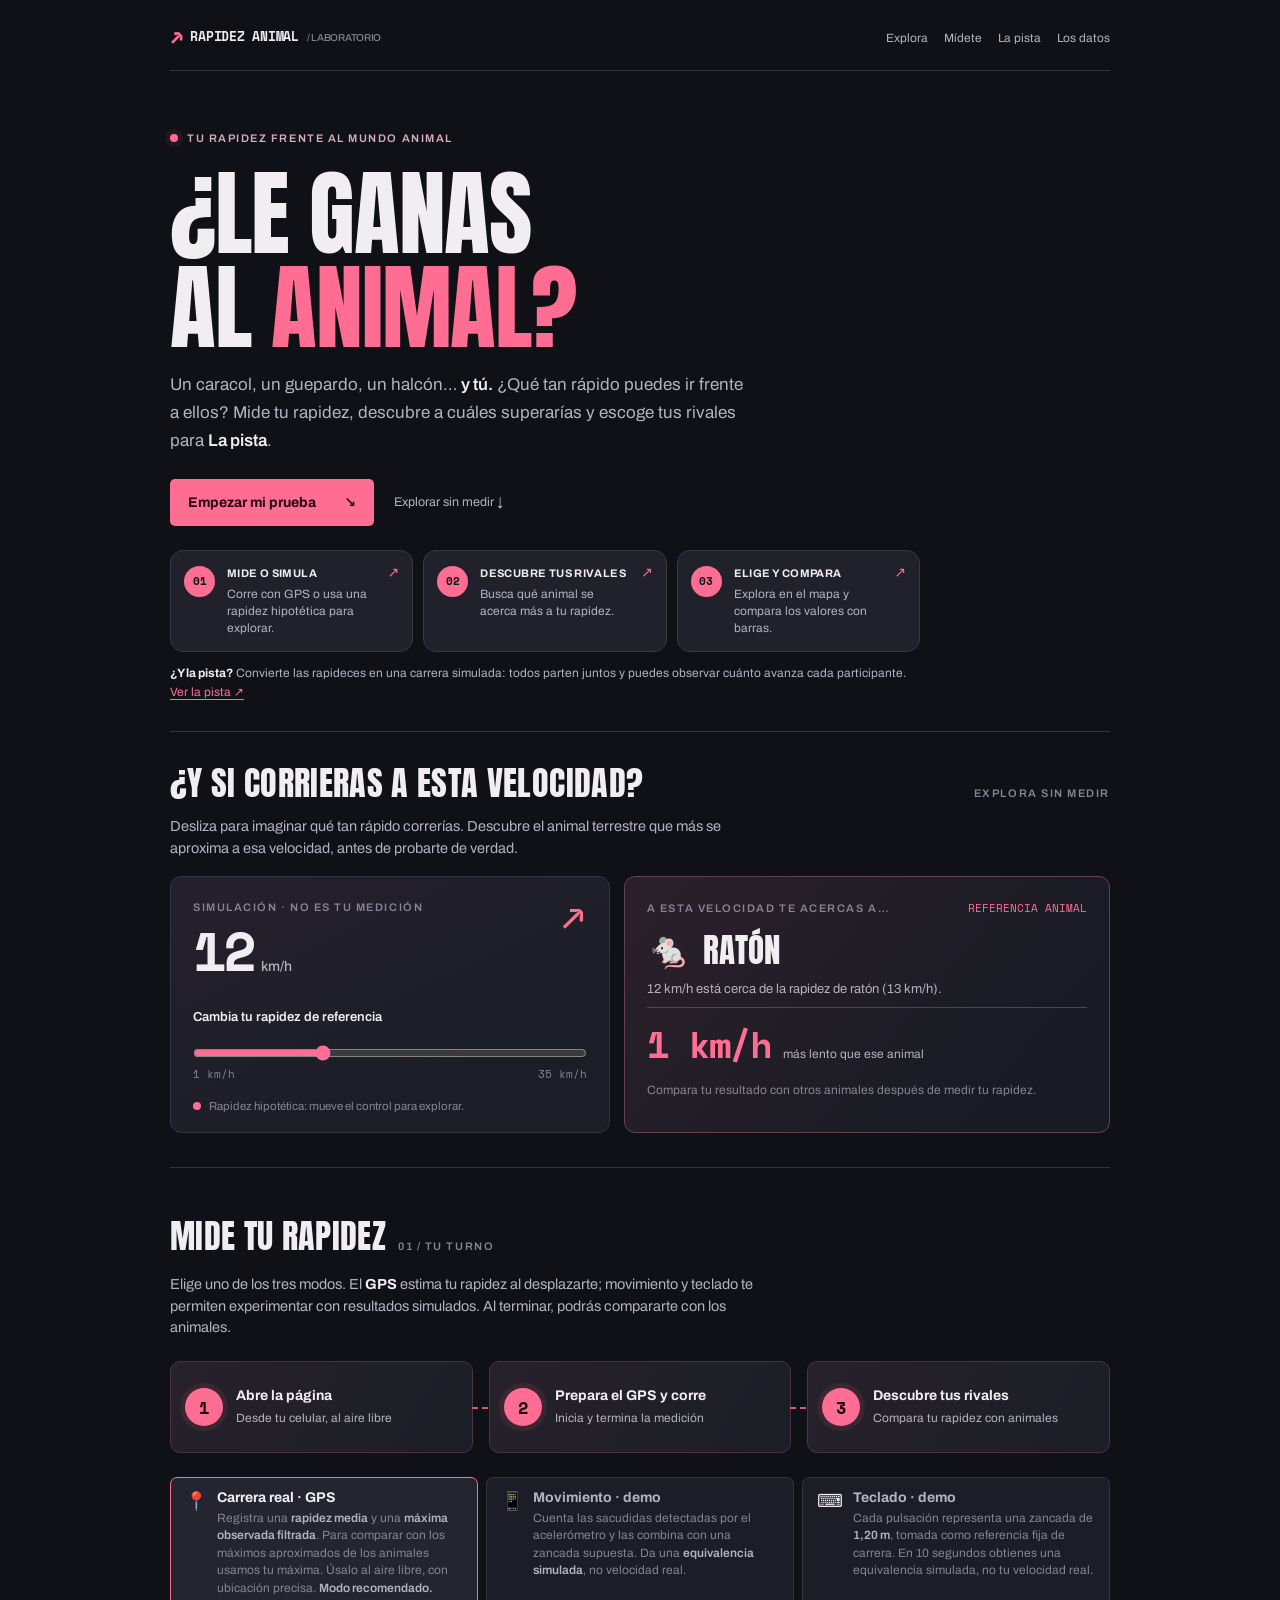
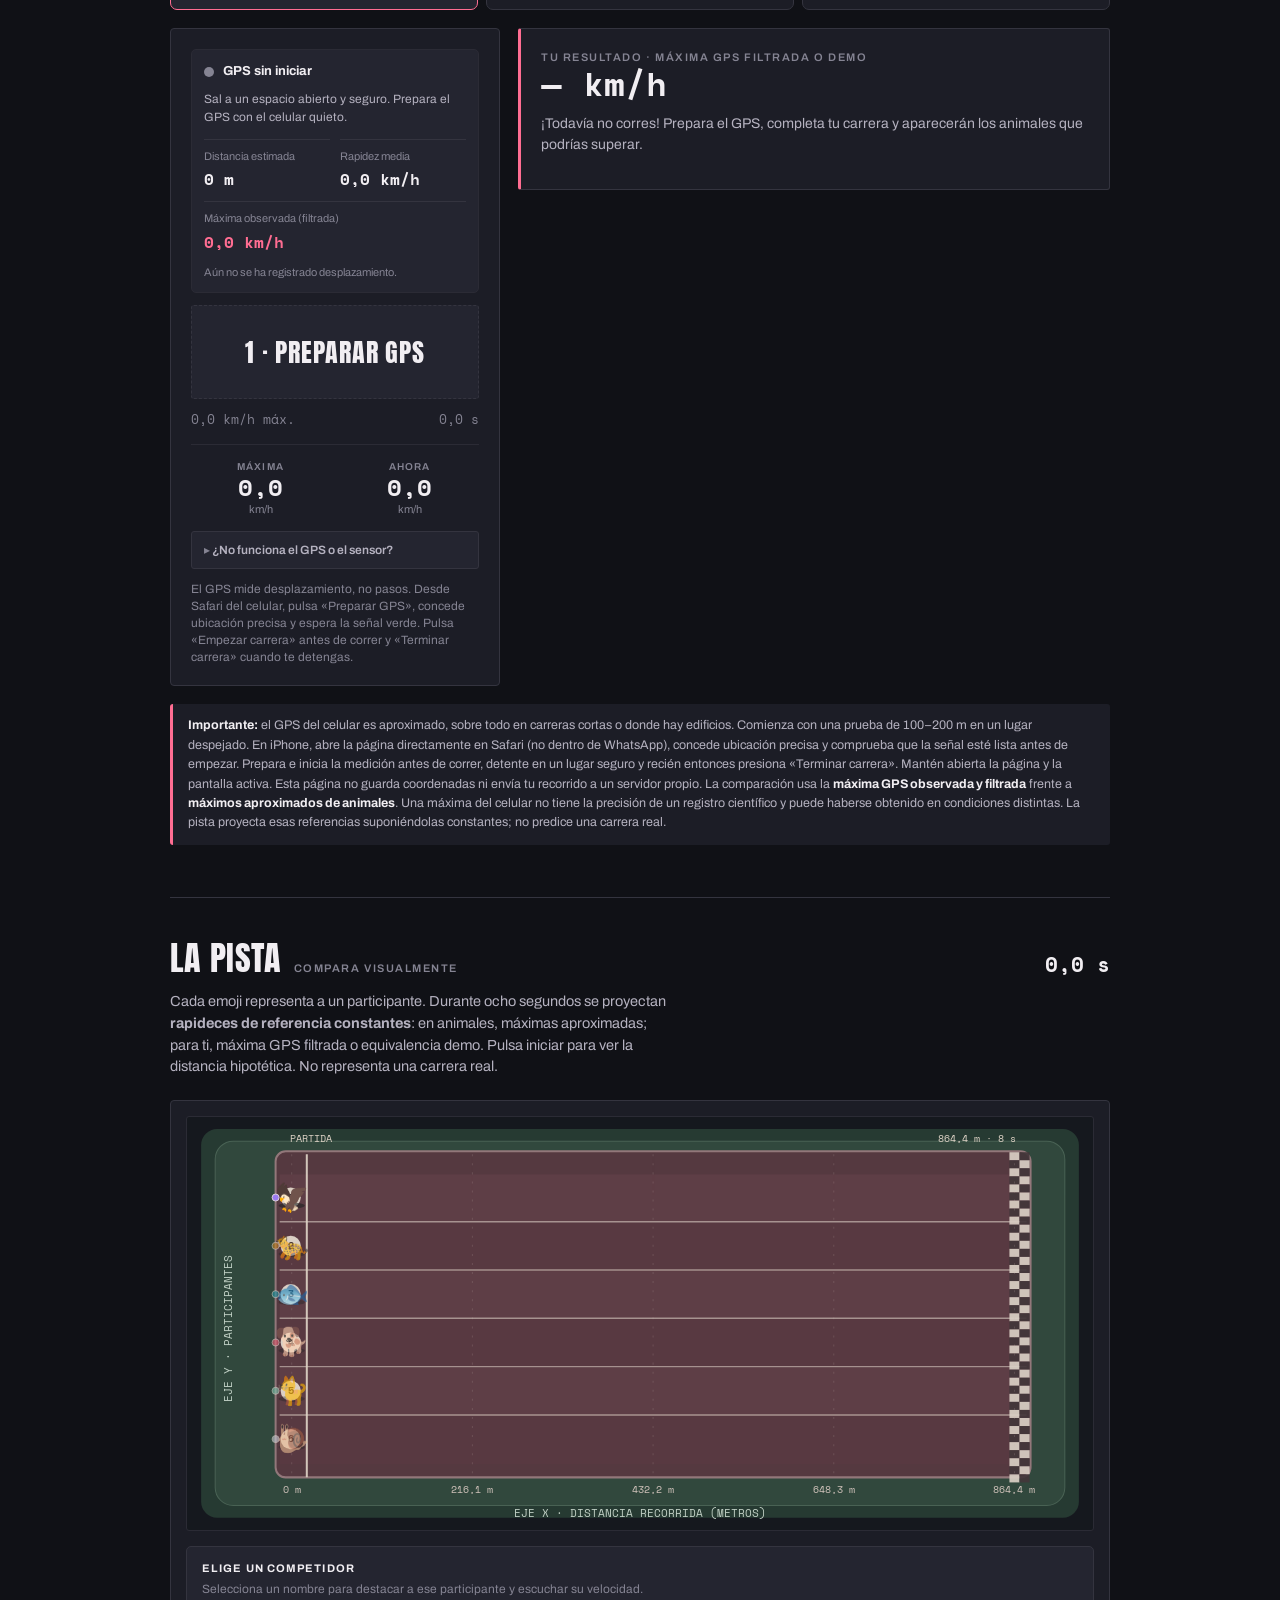
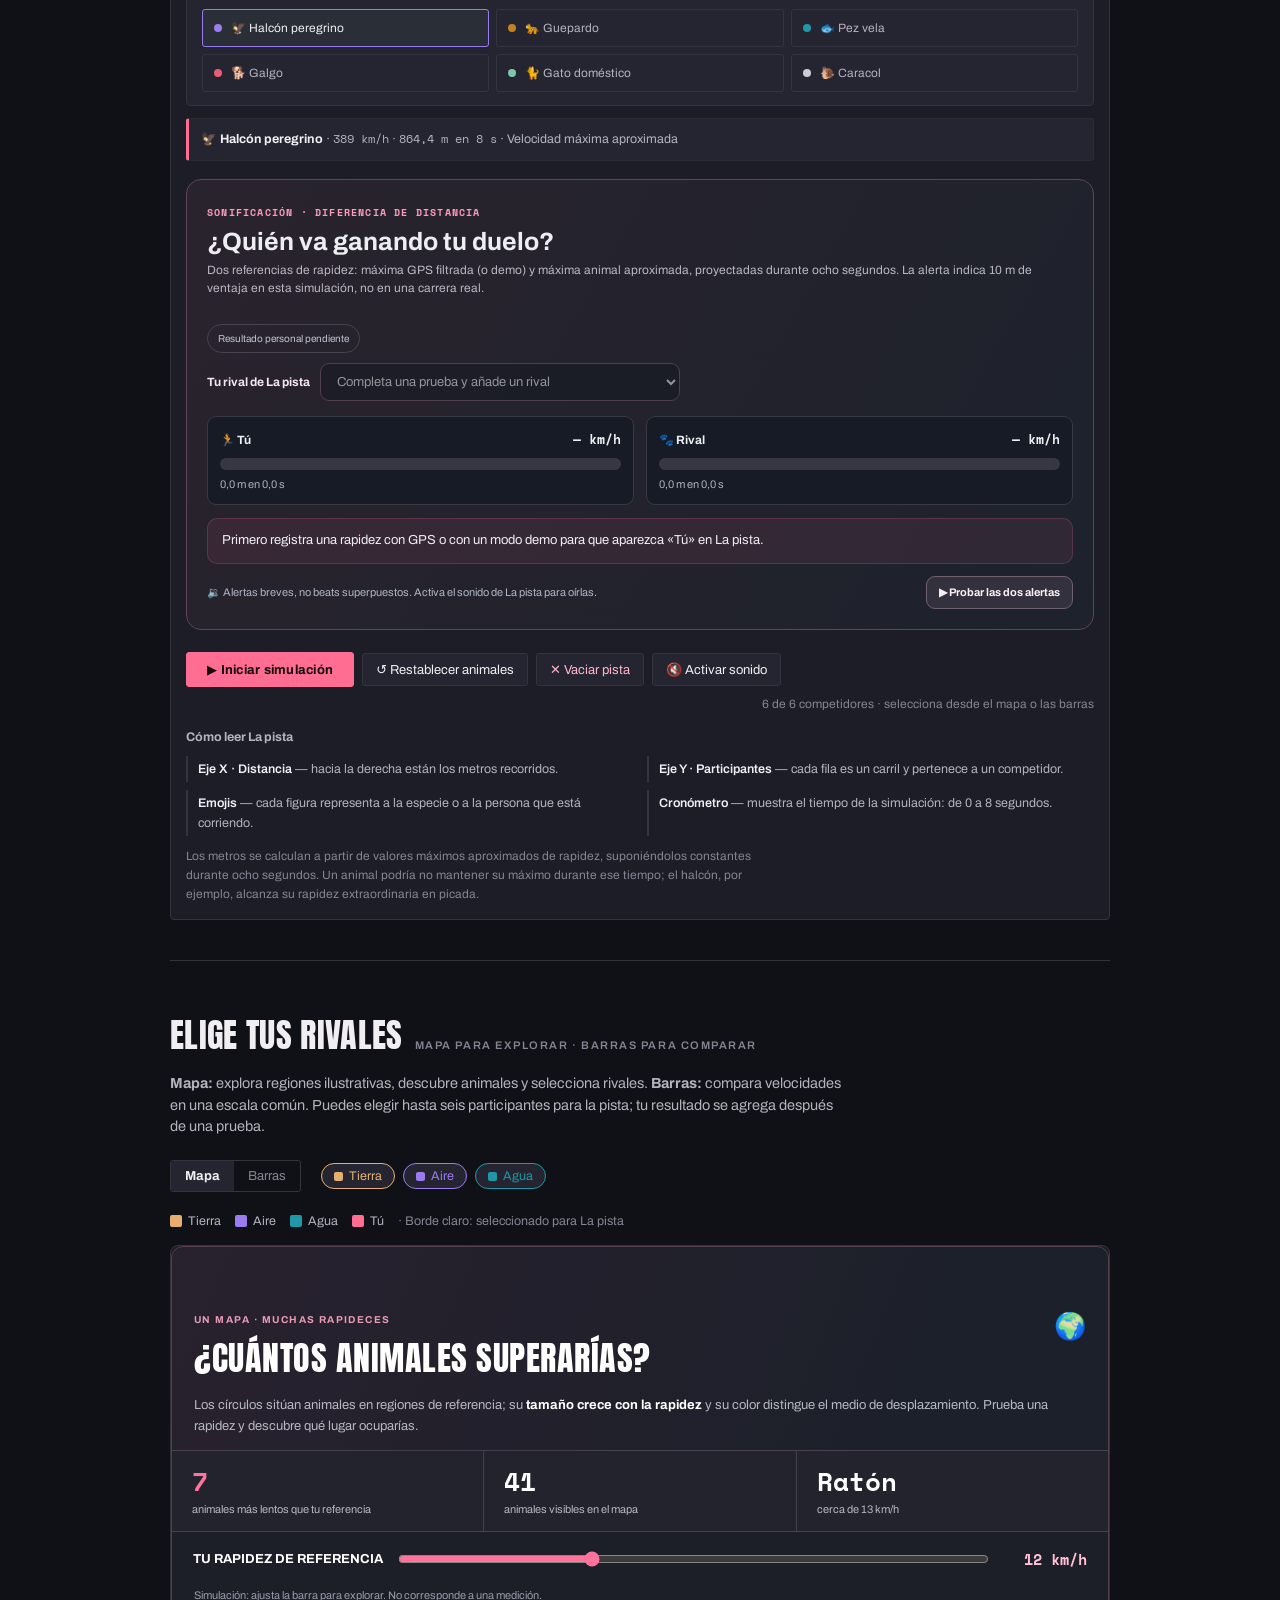
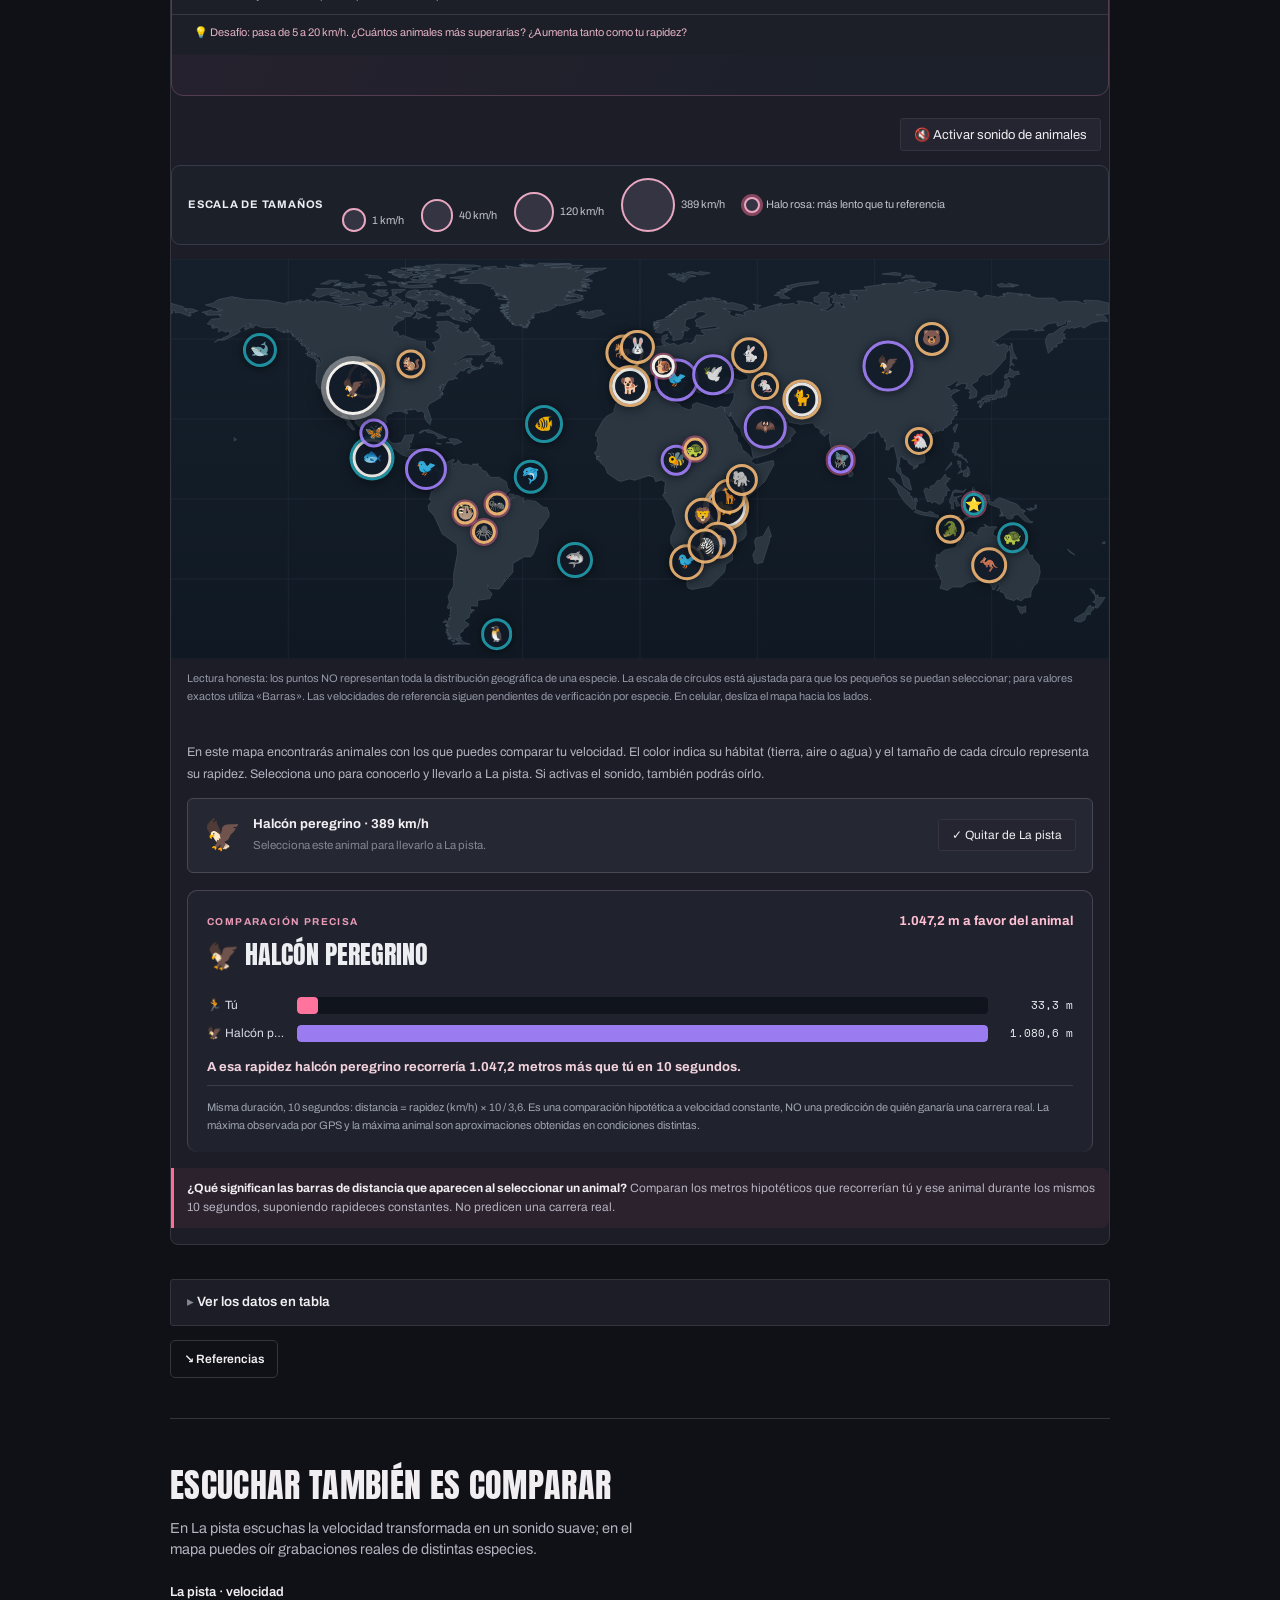
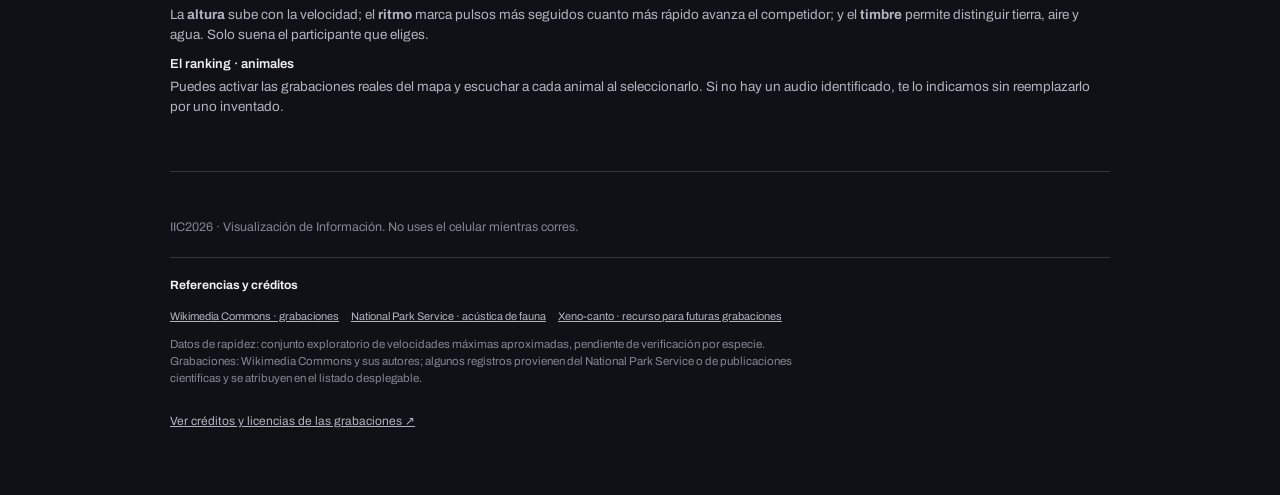
<file: index.html>
<!DOCTYPE html>
<html lang="es">
<head>
<meta charset="utf-8"/>
<meta content="width=device-width, initial-scale=1, viewport-fit=cover" name="viewport"/>
<title>¿Le ganas al animal? · Mide tu rapidez</title>
<link href="https://fonts.googleapis.com" rel="preconnect"/>
<link crossorigin="" href="https://fonts.gstatic.com" rel="preconnect"/>
<link href="https://fonts.googleapis.com/css2?family=Anton&amp;family=Archivo:wght@400;500;600;700&amp;family=Space+Mono:wght@400;700&amp;display=swap" rel="stylesheet"/>
<link href="css/styles.css" rel="stylesheet"/>
<style id="v4-claridad-estilos">
/* V4: se conservan los CSS y JavaScript originales. Solo mejora de jerarquía. */
.v4-journey{display:grid;grid-template-columns:repeat(3,minmax(0,1fr));gap:10px;margin:24px 0 0}
.v4-journey-card{min-width:0;display:flex;align-items:flex-start;gap:12px;padding:15px 13px 14px;border:1px solid #3a3742;border-radius:13px;background:#20212a;color:var(--ink,#edeef2);text-decoration:none;transition:border-color .18s,transform .18s,background .18s}
.v4-journey-card:hover,.v4-journey-card:focus-visible{border-color:var(--tu,#ff6d92);background:#27222e;transform:translateY(-2px)}
.v4-journey-card:focus-visible{outline:2px solid var(--tu,#ff6d92);outline-offset:3px}
.v4-number{flex:0 0 31px;height:31px;display:flex;align-items:center;justify-content:center;border-radius:50%;background:var(--tu,#ff6d92);color:#111318;font:700 11px/1 "Space Mono",monospace}
.v4-card-body{min-width:0;display:grid;gap:6px}.v4-card-body strong{font-size:11px;letter-spacing:.035em;line-height:1.35}.v4-card-body small{font-size:12px;line-height:1.4;color:var(--ink-2,#a3a8b5)}
.v4-arrow{margin-left:auto;color:var(--tu,#ff6d92);font-size:14px;line-height:1}
.v4-view-note{margin:12px 0 0;font-size:12px;line-height:1.6;color:var(--ink-2,#a3a8b5)}
.v4-view-note strong{color:var(--ink,#edeef2)}.v4-view-note a{color:var(--tu,#ff6d92);text-decoration:underline;text-underline-offset:3px}
.v4-map-help{margin:12px 0 16px;border-left:3px solid var(--tu,#ff6d92);padding:11px 13px;background:rgba(255,109,146,.065);color:var(--ink-2,#a3a8b5);font-size:12px;line-height:1.55;border-radius:0 8px 8px 0}
.v4-map-help strong{color:var(--ink,#edeef2)}
@media(max-width:850px){.v4-journey{grid-template-columns:1fr;gap:8px}.v4-journey-card{padding:12px 14px}.v4-card-body small{font-size:12px}}
@media(prefers-reduced-motion:reduce){.v4-journey-card{transition:none}.v4-journey-card:hover{transform:none}}
/* GPS: los dos valores se muestran sin ocultar la media */
.gps-metrics{grid-template-columns:repeat(2,minmax(0,1fr))}
.gps-metrics .gps-peak{grid-column:1/-1;border-top:1px solid var(--line);padding-top:8px}
.gps-metrics .gps-peak strong{color:var(--tu,#e85d75)}
</style>
</head>
<body>
<div class="wrap">
<nav aria-label="Navegación principal" class="top-nav">
<a class="brand" href="#inicio"><span aria-hidden="true">↗</span> RAPIDEZ ANIMAL <small>/ LABORATORIO</small></a>
<div class="top-links"><a href="#descubre">Explora</a><a href="#carrera">Mídete</a><a href="#pista">La pista</a><a href="#datos">Los datos</a></div>
</nav>
<header class="hero hero-intent hero-simple" id="inicio">
<div class="hero-primary">
<p class="eyebrow hero-kicker"><span aria-hidden="true" class="pulse-dot"></span> TU RAPIDEZ FRENTE AL MUNDO ANIMAL</p>
<h1 class="display">¿LE GANAS<br/>AL <em>ANIMAL?</em></h1>
<p class="lead">Un caracol, un guepardo, un halcón… <strong>y tú.</strong> ¿Qué tan rápido puedes ir frente a ellos? Mide tu rapidez, descubre a cuáles superarías y escoge tus rivales para <strong>La pista</strong>.</p>
<div class="hero-action-pair"><a class="hero-btn" href="#carrera">Empezar mi prueba <span aria-hidden="true">↘</span></a><a class="hero-secondary-link" href="#descubre">Explorar sin medir ↓</a></div>
<nav class="v4-journey" aria-label="Tres pasos para comparar tu rapidez con animales">
<a class="v4-journey-card" href="#carrera"><span class="v4-number">01</span><span class="v4-card-body"><strong>MIDE O SIMULA</strong><small>Corre con GPS o usa una rapidez hipotética para explorar.</small></span><span class="v4-arrow" aria-hidden="true">↗</span></a>
<a class="v4-journey-card" href="#descubre"><span class="v4-number">02</span><span class="v4-card-body"><strong>DESCUBRE TUS RIVALES</strong><small>Busca qué animal se acerca más a tu rapidez.</small></span><span class="v4-arrow" aria-hidden="true">↗</span></a>
<a class="v4-journey-card" href="#datos"><span class="v4-number">03</span><span class="v4-card-body"><strong>ELIGE Y COMPARA</strong><small>Explora en el mapa y compara los valores con barras.</small></span><span class="v4-arrow" aria-hidden="true">↗</span></a>
</nav>
<p class="v4-view-note"><strong>¿Y la pista?</strong> Convierte las rapideces en una carrera simulada: todos parten juntos y puedes observar cuánto avanza cada participante. <a href="#pista">Ver la pista ↗</a></p>
</div>

</header><section aria-labelledby="discovery-title" class="discovery intro-discovery" id="descubre">
<div class="sec-head discovery-title-row"><h2 class="display" id="discovery-title">¿Y SI CORRIERAS A ESTA VELOCIDAD?</h2><span class="eyebrow">Explora sin medir</span></div>
<p class="sec-note">Desliza para imaginar qué tan rápido correrías. Descubre el animal terrestre que más se aproxima a esa velocidad, antes de probarte de verdad.</p>
<div id="runtime-banner" role="alert" style="margin:14px 0;padding:12px 16px;border:1px solid #ff7990;border-radius:8px;background:#30202b;color:#fff;line-height:1.5"><strong>Activando la comparación…</strong> Si este mensaje permanece, la página no pudo iniciar las interacciones. Vuelve a cargarla en Safari y comprueba que JavaScript esté activado.</div>
<div class="discovery-shell">
<div class="discovery-control">
<div class="speed-heading"><div><span class="eyebrow" id="speed-source">SIMULACIÓN · NO ES TU MEDICIÓN</span><div class="speed-value"><span id="explore-speed">12</span><span class="speed-unit">km/h</span></div></div><span aria-hidden="true" class="speed-symbol">↗</span></div>
<label class="control-caption" for="explore-slider">Cambia tu rapidez de referencia</label>
<input aria-describedby="slider-legend" id="explore-slider" max="35" min="1" step="0.5" type="range" value="12"/>
<div class="speed-range" id="slider-legend"><span>1 km/h</span><span>35 km/h</span></div>
<div class="speed-context"><span class="marker-sim"></span><span id="speed-context-text">Rapidez hipotética para explorar, no medida.</span></div>
</div>
<div aria-atomic="true" aria-live="polite" class="insight">
<div class="insight-top"><span class="eyebrow">A ESTA VELOCIDAD TE ACERCAS A…</span><span class="insight-no">REFERENCIA ANIMAL</span></div>
<div class="insight-animal"><span aria-hidden="true" id="rival-emoji">🐁</span><span id="rival-name">Ratón</span></div>
<p class="insight-claim" id="rival-claim">Una referencia cercana a tu velocidad imaginaria.</p>
<div class="gap-stat"><strong id="rival-gap">1 km/h</strong><span id="gap-description">de diferencia respecto a ese animal</span></div>
<p class="insight-context" id="rival-context">Si ambos mantuvieran esa rapidez durante 10 segundos.</p>

</div>
</div>
<div aria-labelledby="distance-title" class="distance-viz" hidden="">
<div class="distance-viz-head"><div><h3 id="distance-title">EN UNA MISMA REGLA</h3><p>Distancia hipotética recorrida en <strong>10 segundos</strong> a rapidez constante. Todos parten desde 0 m.</p></div><span class="eyebrow">03 / OBSERVA</span></div>
<div aria-hidden="true" class="distance-axis" id="distance-axis"></div>
<div aria-label="Barras horizontales de distancias hipotéticas durante diez segundos para ti y animales de rapidez cercana" class="distance-rows" id="distance-rows" role="img"></div>
<p class="distance-note"><span aria-hidden="true" class="note-dot"></span> Rosa = tú · Lila = animal de referencia. Se muestra una selección cercana a tu rapidez para evitar que los extremos oculten las diferencias.</p>
</div>
</section>
<section class="run-section" id="carrera">
<div class="sec-head"><h2 class="display">Mide tu rapidez</h2><p class="eyebrow">01 / Tu turno</p></div>
<p class="sec-note">Elige uno de los tres modos. El <strong>GPS</strong> estima tu rapidez al desplazarte; movimiento y teclado te permiten experimentar con resultados simulados. Al terminar, podrás compararte con los animales.</p>
<div aria-label="Cómo participar" class="race-steps">
<div class="race-step"><span class="race-step-n">1</span><div><strong>Abre la página</strong><small>Desde tu celular, al aire libre</small></div></div>
<div class="race-step"><span class="race-step-n">2</span><div><strong>Prepara el GPS y corre</strong><small>Inicia y termina la medición</small></div></div>
<div class="race-step"><span class="race-step-n">3</span><div><strong>Descubre tus rivales</strong><small>Compara tu rapidez con animales</small></div></div>
</div>
<div class="modes" id="modes">
<button aria-pressed="true" class="mode" data-mode="gps">
<span class="mi">📍</span><span class="mt">Carrera real · GPS</span>
<span class="md">Registra una <b>rapidez media</b> y una <b>máxima observada filtrada</b>. Para comparar con los máximos aproximados de los animales usamos tu máxima. Úsalo al aire libre, con ubicación precisa. <b>Modo recomendado.</b></span>
</button>
<button aria-pressed="false" class="mode" data-mode="motion">
<span class="mi">📱</span><span class="mt">Movimiento · demo</span>
<span class="md">Cuenta las sacudidas detectadas por el acelerómetro y las combina con una zancada supuesta. Da una <b>equivalencia simulada</b>, no velocidad real.</span>
</button>
<button aria-pressed="false" class="mode" data-mode="tap">
<span class="mi">⌨️</span><span class="mt">Teclado · demo</span>
<span class="md">Cada pulsación representa una zancada de <b>1,20 m</b>, tomada como referencia fija de carrera. En 10 segundos obtienes una equivalencia simulada, no tu velocidad real.</span>
</button>
</div>
<div class="duel">
<div class="tapbox">
<div class="gps-panel" id="gpsPanel">
<p class="gps-tag"><span class="gps-light" id="gpsLight"></span><strong id="gpsSignal">GPS sin iniciar</strong></p>
<p class="gps-guidance" id="gpsHint">En un lugar abierto y seguro, prepara la señal antes de empezar a correr.</p>
<div class="gps-metrics">
<div><span>Distancia estimada</span><strong class="mono" id="gpsDistance">0 m</strong></div>
<div><span>Rapidez media</span><strong class="mono" id="gpsAverage">0,0 km/h</strong></div>
<div class="gps-peak"><span>Máxima observada (filtrada)</span><strong class="mono" id="gpsPeak">0,0 km/h</strong></div>
</div>
<p class="gps-count" id="gpsCount">Lecturas válidas: 0 · Aún no se ha registrado desplazamiento.</p>
<button class="gps-cancel" hidden="" id="gpsCancel" type="button">Cancelar preparación</button>
</div>
<button class="tapbtn" id="tap">Preparar GPS</button>
<button class="tap-repeat" hidden="" id="tap-repeat" type="button">↻ Hacer otra prueba</button>
<div class="tapmeta"><span id="tapCount">— pasos</span><span id="tapTime">10,0 s</span></div>
<div class="live-read" id="liveRead">
<div><span class="lk" id="lkA">Cadencia</span><span class="lv mono" id="lvA">0,0</span><span class="lu" id="luA">pasos/s</span></div>
<div><span class="lk" id="lkB">Ahora</span><span class="lv mono" id="lvB">0,0</span><span class="lu" id="luB">km/h</span></div>
</div>
<label class="stride" for="stride" id="strideWrap">
<span>Zancada supuesta del sensor: <b class="mono" id="strideVal">0,90</b> m</span>
<input id="stride" max="2.6" min="0.4" step="0.05" type="range" value="0.9"/>
</label>
<details class="diag"><summary>¿No funciona el GPS o el sensor?</summary>
<div class="body">
<button id="diagRun" style="width:100%">Revisar este aparato</button>
<ul id="diagList"></ul>
<div class="fix" hidden="" id="diagFix"></div>
</div>
</details>
<p aria-live="polite" class="status" id="status" role="status">Para tu carrera real usa el GPS desde un celular al aire libre.</p>
</div>
<div class="verdict" id="verdict">
<div class="eyebrow">Tu resultado · máxima GPS filtrada o demo</div>
<div class="big" id="myspeed">— km/h</div>
<p class="beat" id="beatmsg">¡Todavía no corres! Prepara el GPS, completa tu carrera y aparecerán los animales que podrías superar.</p>
<div class="result-rival" hidden="" id="result-rival"></div>
<ul id="beatlist"></ul>
</div>
</div>
<p class="race-disclaimer"><strong>Importante:</strong> el GPS del celular es aproximado, sobre todo en carreras cortas o donde hay edificios. Comienza con una prueba de 100–200 m en un lugar despejado. En iPhone, abre la página directamente en Safari (no dentro de WhatsApp), concede ubicación precisa y comprueba que la señal esté lista antes de empezar. Prepara e inicia la medición antes de correr, detente en un lugar seguro y recién entonces presiona «Terminar carrera». Mantén abierta la página y la pantalla activa. Esta página no guarda coordenadas ni envía tu recorrido a un servidor propio. La comparación usa la <strong>máxima GPS observada y filtrada</strong> frente a <strong>máximos aproximados de animales</strong>. Una máxima del celular no tiene la precisión de un registro científico y puede haberse obtenido en condiciones distintas. La pista proyecta esas referencias suponiéndolas constantes; no predice una carrera real.</p>
</section>
<section aria-labelledby="intro-title" class="intro-section" id="pista">
<div class="sec-head"><h2 class="display" id="intro-title">La pista</h2><span class="eyebrow">Compara visualmente</span><span class="intro-time mono" id="intro-time">0,0 s</span></div>
<p class="sec-note">Cada emoji representa a un participante. Durante ocho segundos se proyectan <strong>rapideces de referencia constantes</strong>: en animales, máximas aproximadas; para ti, máxima GPS filtrada o equivalencia demo. Pulsa iniciar para ver la distancia hipotética. No representa una carrera real.</p>
<div class="intro-viz">
<div class="track-layout">
<div class="track-main">
<div class="intro-chart-shell">
<svg aria-label="Carrera de hasta seis participantes: el eje horizontal indica metros, el eje vertical organiza a los participantes en carriles y el cronómetro muestra ocho segundos" id="intro-svg" role="img" viewbox="0 0 900 410"></svg>
</div>
</div>

</div><aside aria-label="Participantes de La pista" class="track-roster">
<strong>ELIGE UN COMPETIDOR</strong>
<p>Selecciona un nombre para destacar a ese participante y escuchar su velocidad.</p>
<div aria-label="Competidores representados" class="intro-legend" id="intro-legend"></div>

</aside><div aria-live="polite" class="intro-selected" id="intro-selected"></div>
<div class="controls intro-actions">
<button class="btn-go" id="intro-replay">▶ Iniciar simulación</button>
<button id="intro-reset">↺ Restablecer animales</button>
<button id="intro-clear">✕ Vaciar pista</button>
<button aria-pressed="false" id="intro-sound">🔇 Activar sonido</button>
<span class="intro-status" id="intro-status" role="status">6 de 6 competidores</span>
</div>
<div aria-live="polite" class="intro-winner" hidden="" id="intro-winner"></div>
<div class="intro-explain">
<strong>Cómo leer La pista</strong>
<div class="intro-key">
<span><b>Eje X · Distancia</b> — hacia la derecha están los metros recorridos.</span>
<span><b>Eje Y · Participantes</b> — cada fila es un carril y pertenece a un competidor.</span>
<span><b>Emojis</b> — cada figura representa a la especie o a la persona que está corriendo.</span>
<span><b>Cronómetro</b> — muestra el tiempo de la simulación: de 0 a 8 segundos.</span>
</div>
<p>Los metros se calculan a partir de valores máximos aproximados de rapidez, suponiéndolos constantes durante ocho segundos. Un animal podría no mantener su máximo durante ese tiempo; el halcón, por ejemplo, alcanza su rapidez extraordinaria en picada.</p>
</div>
</div>
</section>
<section class="ranking-section" id="datos">
<div class="sec-head"><h2 class="display">Elige tus rivales</h2><p class="eyebrow">Mapa para explorar · Barras para comparar</p></div>
<p class="sec-note"><strong>Mapa:</strong> explora regiones ilustrativas, descubre animales y selecciona rivales. <strong>Barras:</strong> compara velocidades en una escala común. Puedes elegir hasta seis participantes para la pista; tu resultado se agrega después de una prueba.</p>
<div class="controls" id="filters">
<div aria-label="Tipo de visualización" class="seg" id="ranking-view"><button aria-pressed="true" data-view="map">Mapa</button><button aria-pressed="false" data-view="bars">Barras</button></div>
<button aria-pressed="true" class="chip" data-medio="tierra" style="color:var(--tierra)"><span class="dot"></span>Tierra</button>
<button aria-pressed="true" class="chip" data-medio="aire" style="color:var(--aire)"><span class="dot"></span>Aire</button>
<button aria-pressed="true" class="chip" data-medio="agua" style="color:var(--agua)"><span class="dot"></span>Agua</button>
<span class="spacer"></span>
<span class="eyebrow ranking-bars-only" hidden="">Escala</span>
<div class="seg ranking-bars-only" hidden="" id="scale">
<button aria-pressed="true" data-scale="lin">Lineal</button>
<button aria-pressed="false" data-scale="log">Logarítmica</button>
</div>
</div>
<div class="legend">
<span><i style="background:var(--tierra)"></i> Tierra</span>
<span><i style="background:var(--aire)"></i> Aire</span>
<span><i style="background:var(--agua)"></i> Agua</span>
<span><i style="background:var(--tu)"></i> Tú</span>
<span style="color:var(--ink-3)">· Borde claro: seleccionado para La pista</span>
</div>
<div class="ranking-map-view" id="ranking-map-view"><div class="map-sound-row"><button id="map-sound-toggle" type="button" aria-pressed="false">🔇 Activar sonido de animales</button></div>
<div class="world-map-scroll"><div class="world-map-surface" id="world-map-surface">
<img alt="Mapa mundi esquemático con continentes" class="world-map-image" draggable="false" src="assets/mapa-mundi.svg"/>
<div class="world-map-pins" id="world-map-pins"></div>
</div></div>

<p class="map-hint">En este mapa encontrarás animales con los que puedes comparar tu velocidad. El color indica su hábitat (tierra, aire o agua) y el tamaño de cada círculo representa su rapidez. Selecciona uno para conocerlo y llevarlo a La pista. Si activas el sonido, también podrás oírlo.</p>

<div aria-live="polite" class="map-selection" id="map-selection"></div>
<p class="v4-map-help"><strong>¿Qué significan las barras de distancia que aparecen al seleccionar un animal?</strong> Comparan los metros hipotéticos que recorrerían tú y ese animal durante los mismos 10 segundos, suponiendo rapideces constantes. No predicen una carrera real.</p>
</div>
<div hidden="" id="ranking-bars-view">
<div class="axis" id="axis"></div>
<div class="bars" id="bars"><div class="grid" id="grid"></div></div>
</div>
<p class="empty" hidden="" id="empty">No queda ningún animal con esos filtros.</p>
<div class="callout" id="callout"><b>Mapa de referencia.</b> La posición representa una región asociada al animal, el tamaño indica su rapidez y el color su medio. Usa «Barras» para comparaciones numéricas más exactas.</div>
<p class="animal-sound-feedback" id="animal-sound-feedback" role="status"></p>
<details>
<summary>Ver los datos en tabla</summary>
<div class="tablewrap">
<table>
<thead><tr><th>Animal</th><th>Medio</th><th>Clase</th><th style="text-align:right">km/h</th><th style="text-align:right">m/s</th><th style="text-align:right">m / 10 s*</th></tr></thead>
<tbody id="tbody"></tbody>
</table>
</div>
</details>
<a class="reference-jump" href="#fuentes">↘ Referencias</a></section>

<section>
<div class="sec-head"><h2 class="display">Escuchar también es comparar</h2></div>
<p class="sec-note">En La pista escuchas la velocidad transformada en un sonido suave; en el mapa puedes oír grabaciones reales de distintas especies.</p>
<dl class="map">
<dt>La pista · velocidad</dt>
<dd>La <b>altura</b> sube con la velocidad; el <b>ritmo</b> marca pulsos más seguidos cuanto más rápido avanza el competidor; y el <b>timbre</b> permite distinguir tierra, aire y agua. Solo suena el participante que eliges.</dd>
<dt>El ranking · animales</dt>
<dd>Puedes activar las grabaciones reales del mapa y escuchar a cada animal al seleccionarlo. Si no hay un audio identificado, te lo indicamos sin reemplazarlo por uno inventado.</dd>
</dl>
</section><footer id="fuentes">
<p>IIC2026 · Visualización de Información. No uses el celular mientras corres.</p>
<div class="source-notes"><strong>Referencias y créditos</strong>
<div class="reference-sources"><a href="https://commons.wikimedia.org/" rel="noopener noreferrer" target="_blank">Wikimedia Commons · grabaciones</a><a href="https://www.nps.gov/glba/learn/nature/soundscapes.htm" rel="noopener noreferrer" target="_blank">National Park Service · acústica de fauna</a><a href="https://xeno-canto.org/" rel="noopener noreferrer" target="_blank">Xeno-canto · recurso para futuras grabaciones</a></div><p>Datos de rapidez: conjunto exploratorio de velocidades máximas aproximadas, pendiente de verificación por especie. Grabaciones: Wikimedia Commons y sus autores; algunos registros provienen del National Park Service o de publicaciones científicas y se atribuyen en el listado desplegable.</p>
<a class="credit-link" href="assets/creditos-audio.html" target="_blank" rel="noopener noreferrer">Ver créditos y licencias de las grabaciones ↗</a>
</div>
</footer>
</div>
<script src="js/velocidad.js"></script>
<script src="js/mapa_claro.js"></script>
<script src="js/sonificacion_carrera.js"></script>
</body>
</html>
</file>
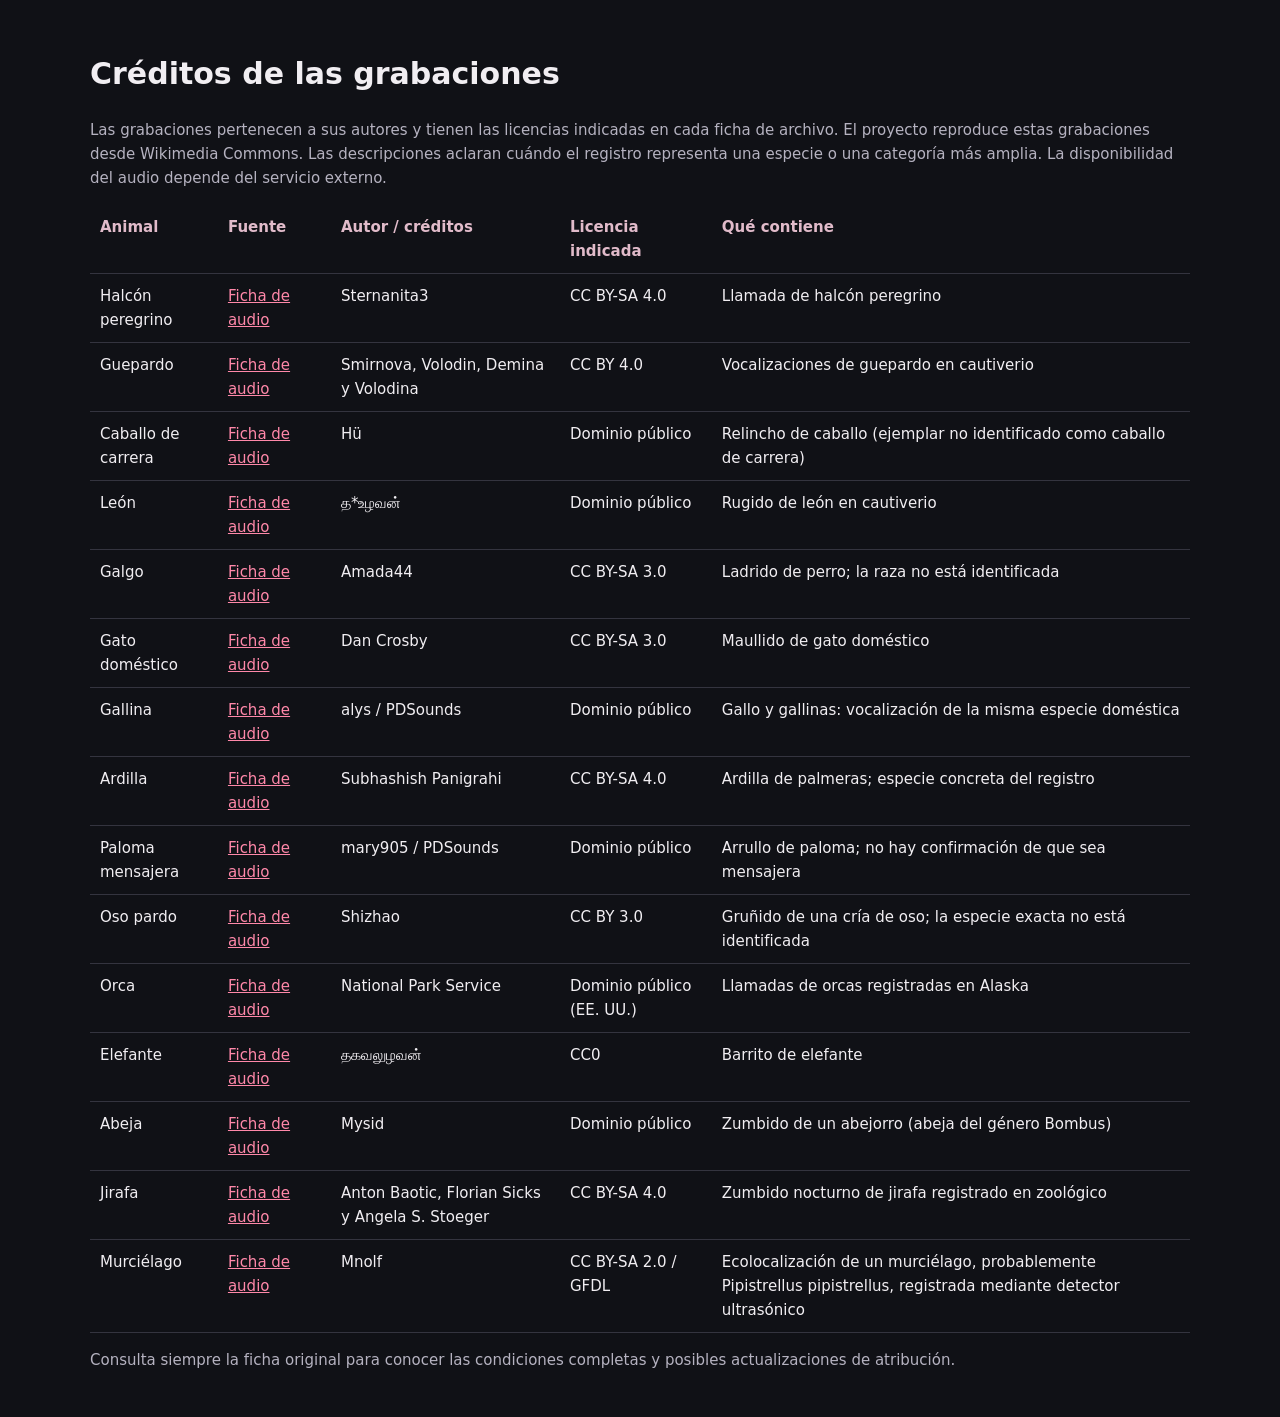
<file: assets/creditos-audio.html>
<!doctype html><html lang="es"><head><meta charset="utf-8"><meta name="viewport" content="width=device-width,initial-scale=1"><title>Créditos de audio · Rapidez Animal</title><style>body{background:#101116;color:#f1eef2;font:15px/1.6 system-ui, sans-serif;max-width:1100px;margin:auto;padding:30px 20px}a{color:#ff88a9}table{border-collapse:collapse;width:100%}th,td{text-align:left;vertical-align:top;border-bottom:1px solid #34343f;padding:10px}th{color:#e1bbca}p{color:#b5b2c0}.scroll{overflow-x:auto}td{min-width:80px}</style></head><body><h1>Créditos de las grabaciones</h1><p>Las grabaciones pertenecen a sus autores y tienen las licencias indicadas en cada ficha de archivo. El proyecto reproduce estas grabaciones desde Wikimedia Commons. Las descripciones aclaran cuándo el registro representa una especie o una categoría más amplia. La disponibilidad del audio depende del servicio externo.</p><div class="scroll"><table><thead><tr><th>Animal</th><th>Fuente</th><th>Autor / créditos</th><th>Licencia indicada</th><th>Qué contiene</th></tr></thead><tbody><tr><td>Halcón peregrino</td><td><a href="https://commons.wikimedia.org/wiki/File:Halc%C3%B3n%20peregrino.ogg">Ficha de audio</a></td><td>Sternanita3</td><td>CC BY-SA 4.0</td><td>Llamada de halcón peregrino</td></tr><tr><td>Guepardo</td><td><a href="https://commons.wikimedia.org/wiki/File:Acoustic-Structure-and-Contextual-Use-of-Calls-by-Captive-Male-and-Female-Cheetahs-%28Acinonyx-pone.0158546.s001.oga">Ficha de audio</a></td><td>Smirnova, Volodin, Demina y Volodina</td><td>CC BY 4.0</td><td>Vocalizaciones de guepardo en cautiverio</td></tr><tr><td>Caballo de carrera</td><td><a href="https://commons.wikimedia.org/wiki/File:Wiehern.ogg">Ficha de audio</a></td><td>Hü</td><td>Dominio público</td><td>Relincho de caballo (ejemplar no identificado como caballo de carrera)</td></tr><tr><td>León</td><td><a href="https://commons.wikimedia.org/wiki/File:Lion%20raring-sound1TamilNadu178.ogg">Ficha de audio</a></td><td>த*உழவன்</td><td>Dominio público</td><td>Rugido de león en cautiverio</td></tr><tr><td>Galgo</td><td><a href="https://commons.wikimedia.org/wiki/File:Barking%20of%20a%20dog.ogg">Ficha de audio</a></td><td>Amada44</td><td>CC BY-SA 3.0</td><td>Ladrido de perro; la raza no está identificada</td></tr><tr><td>Gato doméstico</td><td><a href="https://commons.wikimedia.org/wiki/File:Meow.ogg">Ficha de audio</a></td><td>Dan Crosby</td><td>CC BY-SA 3.0</td><td>Maullido de gato doméstico</td></tr><tr><td>Gallina</td><td><a href="https://commons.wikimedia.org/wiki/File:Medium%20rooster%20crowing.ogg">Ficha de audio</a></td><td>alys / PDSounds</td><td>Dominio público</td><td>Gallo y gallinas: vocalización de la misma especie doméstica</td></tr><tr><td>Ardilla</td><td><a href="https://commons.wikimedia.org/wiki/File:A%20three-striped%20palm%20squirrel%20%28Funambulus%20palmarum%29%20chirping%2016January2015.oga">Ficha de audio</a></td><td>Subhashish Panigrahi</td><td>CC BY-SA 4.0</td><td>Ardilla de palmeras; especie concreta del registro</td></tr><tr><td>Paloma mensajera</td><td><a href="https://commons.wikimedia.org/wiki/File:Dove%20cooing.ogg">Ficha de audio</a></td><td>mary905 / PDSounds</td><td>Dominio público</td><td>Arrullo de paloma; no hay confirmación de que sea mensajera</td></tr><tr><td>Oso pardo</td><td><a href="https://commons.wikimedia.org/wiki/File:Bear%20growl.ogg">Ficha de audio</a></td><td>Shizhao</td><td>CC BY 3.0</td><td>Gruñido de una cría de oso; la especie exacta no está identificada</td></tr><tr><td>Orca</td><td><a href="https://commons.wikimedia.org/wiki/File:Killer%20whale.ogg">Ficha de audio</a></td><td>National Park Service</td><td>Dominio público (EE. UU.)</td><td>Llamadas de orcas registradas en Alaska</td></tr><tr><td>Elefante</td><td><a href="https://commons.wikimedia.org/wiki/File:Elephant%20voice%20-%20trumpeting.ogg">Ficha de audio</a></td><td>தகவலுழவன்</td><td>CC0</td><td>Barrito de elefante</td></tr><tr><td>Abeja</td><td><a href="https://commons.wikimedia.org/wiki/File:Bombus%20buzz.ogg">Ficha de audio</a></td><td>Mysid</td><td>Dominio público</td><td>Zumbido de un abejorro (abeja del género Bombus)</td></tr><tr><td>Jirafa</td><td><a href="https://commons.wikimedia.org/wiki/File:Giraffe%20Hum.oga">Ficha de audio</a></td><td>Anton Baotic, Florian Sicks y Angela S. Stoeger</td><td>CC BY-SA 4.0</td><td>Zumbido nocturno de jirafa registrado en zoológico</td></tr><tr><td>Murciélago</td><td><a href="https://commons.wikimedia.org/wiki/File:Ultrasonic%20bat%20calls%20short.ogg">Ficha de audio</a></td><td>Mnolf</td><td>CC BY-SA 2.0 / GFDL</td><td>Ecolocalización de un murciélago, probablemente Pipistrellus pipistrellus, registrada mediante detector ultrasónico</td></tr></tbody></table></div><p>Consulta siempre la ficha original para conocer las condiciones completas y posibles actualizaciones de atribución.</p></body></html>
</file>
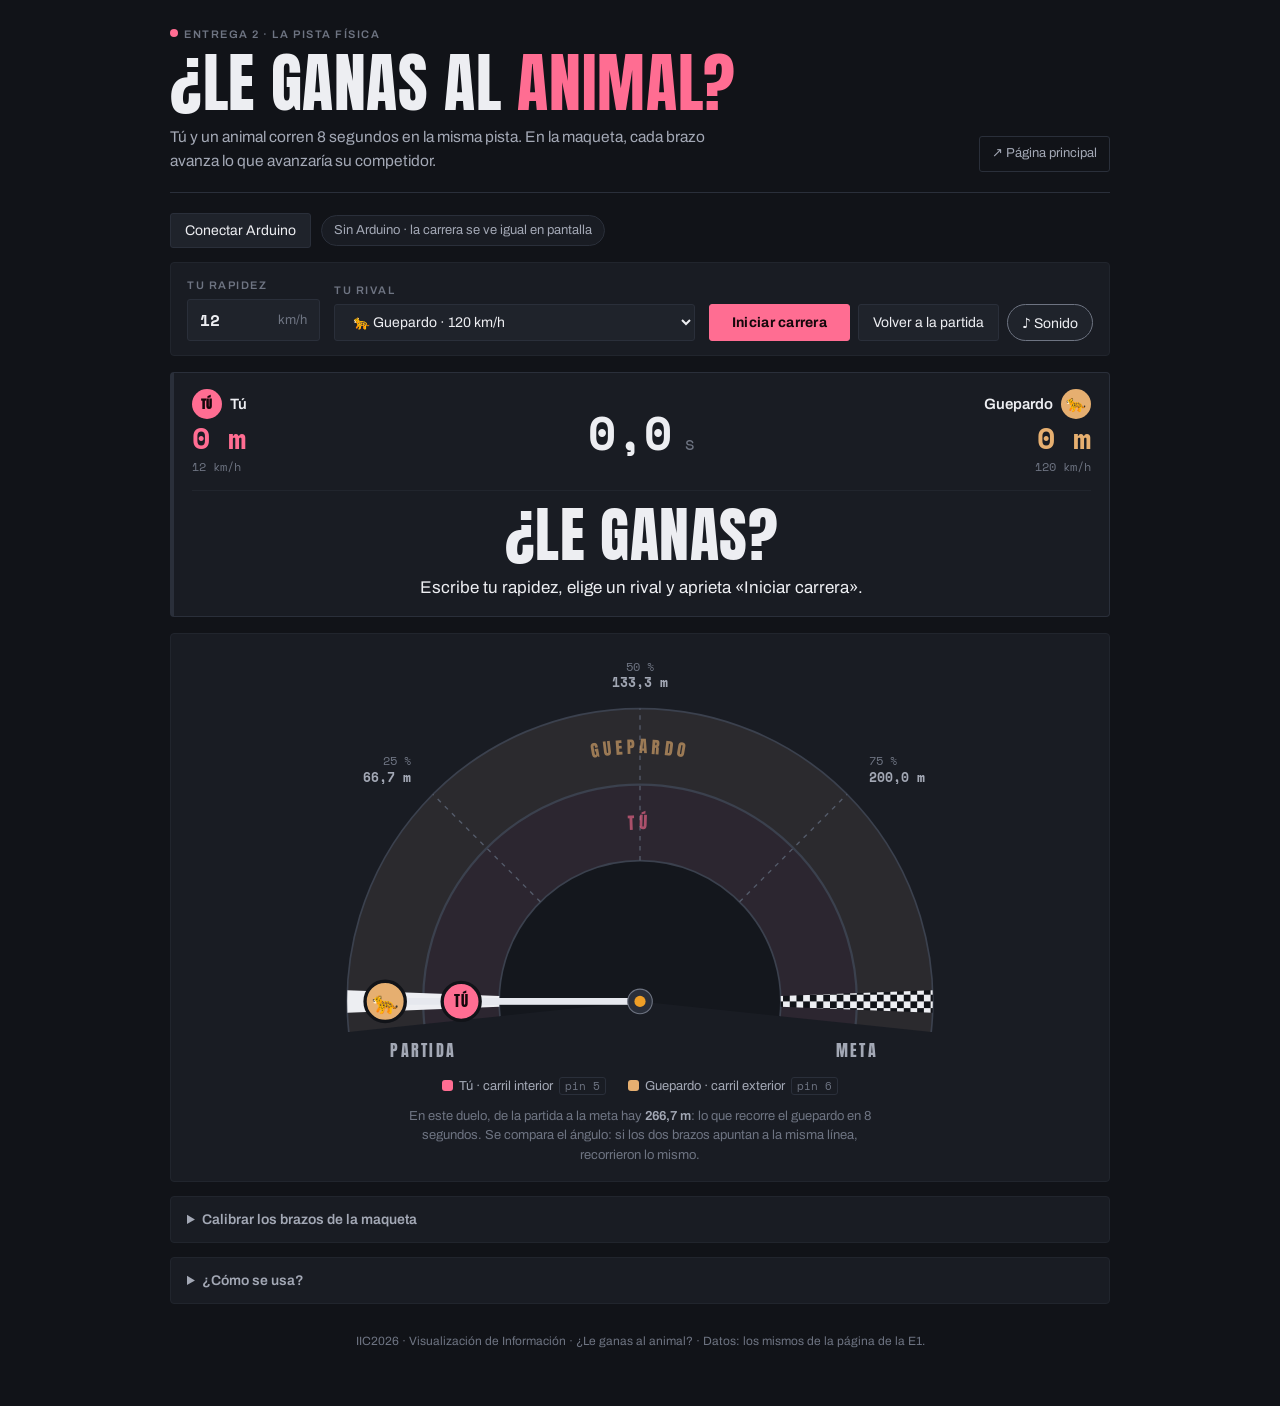
<file: e2/v2-pruebas-arduino/maqueta.html>
<!DOCTYPE html>
<html lang="es">
<head>
<meta charset="utf-8">
<meta name="viewport" content="width=device-width, initial-scale=1, viewport-fit=cover">
<title>La pista · ¿Le ganas al animal?</title>
<link rel="preconnect" href="https://fonts.googleapis.com">
<link rel="preconnect" href="https://fonts.gstatic.com" crossorigin>
<link href="https://fonts.googleapis.com/css2?family=Anton&family=Archivo:wght@400;500;600;700&family=Space+Mono:wght@400;700&display=swap" rel="stylesheet">
<style>
  /* Misma paleta y tipografías que la página de la E1 (css/styles.css y js/velocidad.js) */
  :root{
    --ground:#111318; --surface:#191c23; --surface-2:#1f232b; --line:#2a2f3a; --line-soft:#21252d;
    --ink:#edeef2; --ink-2:#a3a8b5; --ink-3:#6e7482;
    --tu:#ff6d92; --rival:#e6af70;
    --ok:#5fd39a; --aviso:#e6af70; --error:#ff7a7a;
    color-scheme:dark;
  }
  *{box-sizing:border-box}
  body{margin:0;background:var(--ground);color:var(--ink);font-family:"Archivo",system-ui,-apple-system,"Segoe UI",sans-serif;font-size:15px;line-height:1.5;-webkit-font-smoothing:antialiased}
  .wrap{max-width:980px;margin:0 auto;padding:26px 20px 56px}
  .display{font-family:"Anton",Impact,"Arial Narrow",sans-serif;font-weight:400;letter-spacing:.01em;text-transform:uppercase}
  .mono{font-family:"Space Mono",ui-monospace,Menlo,monospace;font-variant-numeric:tabular-nums}
  .eyebrow{font-size:11px;letter-spacing:.14em;text-transform:uppercase;color:var(--ink-3);font-weight:600;margin:0}
  a{color:var(--tu)}

  /* ---------- cabecera ---------- */
  .cabecera{padding-bottom:20px;border-bottom:1px solid var(--line);display:flex;flex-wrap:wrap;align-items:flex-end;justify-content:space-between;gap:12px}
  .punto{display:inline-block;width:8px;height:8px;border-radius:50%;background:var(--tu);margin-right:6px;vertical-align:1px}
  h1{font-size:clamp(36px,7vw,64px);line-height:.95;margin:10px 0 0}
  h1 em{font-style:normal;color:var(--tu)}
  .lead{color:var(--ink-2);max-width:60ch;margin:12px 0 0;font-size:15.5px}
  .volver{font-size:13px;color:var(--ink-2);text-decoration:none;border:1px solid var(--line);border-radius:3px;padding:7px 12px;white-space:nowrap}
  .volver:hover{color:var(--ink);border-color:var(--ink-3)}

  /* ---------- controles ---------- */
  button,select,input{font-family:inherit;font-size:14px;color:var(--ink)}
  button,select{background:var(--surface-2);border:1px solid var(--line);border-radius:3px;padding:9px 14px;cursor:pointer}
  button:hover,select:hover{border-color:var(--ink-3)}
  :focus-visible{outline:2px solid var(--tu);outline-offset:2px}
  .btn-go{background:var(--tu);border-color:var(--tu);color:#15070b;font-weight:700;letter-spacing:.02em;padding:10px 22px}
  .btn-go:hover{filter:brightness(1.08);border-color:var(--tu)}
  .chip{background:transparent;border-radius:99px;color:var(--ink-3);padding:8px 14px}
  .chip[aria-pressed="true"]{color:var(--ink);border-color:var(--ink-3);background:var(--surface-2)}

  .conexion{display:flex;flex-wrap:wrap;align-items:center;gap:10px;margin:20px 0 14px}
  .pill{font-size:13px;padding:5px 12px;border-radius:99px;border:1px solid var(--line);color:var(--ink-2);background:var(--surface)}
  .pill[data-tono="ok"]{color:var(--ok);border-color:#2f5a45}
  .pill[data-tono="aviso"]{color:var(--aviso);border-color:#5a4a2f}
  .pill[data-tono="error"]{color:var(--error);border-color:#5a2f35}

  .controles{display:flex;flex-wrap:wrap;align-items:flex-end;gap:12px 14px;background:var(--surface);border:1px solid var(--line-soft);border-radius:4px;padding:14px 16px}
  .campo{display:flex;flex-direction:column;gap:6px;min-width:0}
  .campo.crece{flex:1 1 250px}
  .con-unidad{display:flex;align-items:center;background:var(--surface-2);border:1px solid var(--line);border-radius:3px}
  .con-unidad:focus-within{border-color:var(--tu)}
  .con-unidad input{width:90px;background:transparent;border:0;padding:8px 4px 8px 12px;font-family:"Space Mono",monospace;font-size:16px;font-weight:700}
  .con-unidad input:focus-visible{outline:none}
  .con-unidad span{padding-right:12px;color:var(--ink-3);font-size:13px}
  select{width:100%}
  .acciones{display:flex;flex-wrap:wrap;gap:8px}
  .error{flex-basis:100%;margin:0;color:var(--error);font-size:13px}
  .error:empty{display:none}

  /* ---------- marcador ---------- */
  .marcador{--acento:var(--line);margin-top:16px;border:1px solid var(--line);border-left:4px solid var(--acento);border-radius:4px;background:var(--surface);padding:16px 18px;transition:background .35s,border-color .35s}
  .marcador[data-estado="cuenta"],.marcador[data-estado="carrera"]{--acento:var(--ink-3)}
  .marcador[data-estado="gano"]{--acento:var(--tu);background:color-mix(in srgb,var(--tu) 12%,var(--surface))}
  .marcador[data-estado="perdio"]{--acento:var(--rival);background:color-mix(in srgb,var(--rival) 12%,var(--surface))}
  .marcador[data-estado="empate"]{--acento:var(--ink-2);background:var(--surface-2)}
  .fila{display:grid;grid-template-columns:minmax(0,1fr) auto minmax(0,1fr);align-items:center;gap:12px}
  .lado{display:flex;flex-direction:column;gap:2px;min-width:0}
  .lado-rival{align-items:flex-end;text-align:right}
  .quien{display:flex;align-items:center;gap:8px;font-weight:600;font-size:15px;min-width:0}
  .lado-rival .quien{flex-direction:row-reverse}
  .token{display:inline-flex;align-items:center;justify-content:center;width:30px;height:30px;border-radius:50%;flex:none;font-size:16px;line-height:1}
  .tok-tu{background:var(--tu);color:#15070b;font-family:"Anton",Impact,sans-serif;font-size:12px;letter-spacing:.04em}
  .tok-rival{background:var(--rival)}
  .metros{font-size:clamp(20px,3.6vw,30px);font-weight:700;line-height:1.15}
  .lado-tu .metros{color:var(--tu)}
  .lado-rival .metros{color:var(--rival)}
  .kmh{font-size:12px;color:var(--ink-3)}
  .reloj{font-size:clamp(28px,6vw,46px);font-weight:700;line-height:1;text-align:center;min-width:4.4ch}
  .reloj small{font-size:.42em;color:var(--ink-3);font-weight:400}
  .anuncio{margin-top:14px;padding-top:14px;border-top:1px solid var(--line-soft);text-align:center}
  .titulo{margin:0;font-size:clamp(32px,6.4vw,60px);line-height:1}
  .marcador[data-estado="gano"] .titulo{color:var(--tu)}
  .marcador[data-estado="perdio"] .titulo{color:var(--rival)}
  .sub{margin:10px 0 0;font-size:17px}
  .sub:empty{display:none}
  .detalle{margin:6px auto 0;font-size:14px;color:var(--ink-2);max-width:64ch}
  .detalle:empty{display:none}
  @media (prefers-reduced-motion:no-preference){
    .pop{animation:pop .45s cubic-bezier(.2,.9,.3,1.25)}
    @keyframes pop{from{opacity:0;transform:scale(.92)}to{opacity:1;transform:none}}
  }

  /* ---------- pista ---------- */
  .pista{margin-top:16px;background:var(--surface);border:1px solid var(--line-soft);border-radius:4px;padding:12px 14px 16px}
  .pista svg{display:block;width:100%;max-width:760px;height:auto;margin:0 auto}
  .t-pct{font:400 11px "Space Mono",ui-monospace,monospace;fill:#6e7482}
  .t-m{font:700 12px "Space Mono",ui-monospace,monospace;fill:#a3a8b5}
  .t-carril{font:15px "Anton",Impact,sans-serif;letter-spacing:4px;opacity:.6;dominant-baseline:central}
  .t-pm{font:14px "Anton",Impact,sans-serif;letter-spacing:2px;fill:#a3a8b5}
  .t-tu{font:13px "Anton",Impact,sans-serif;letter-spacing:.5px;fill:#15070b}
  .t-emoji{font-size:19px}
  .brazo{stroke:#bfc3cd;stroke-width:5;stroke-linecap:round}
  .brazo-alto{stroke:#e6e8ee;stroke-width:6}
  .leyenda{display:flex;flex-wrap:wrap;justify-content:center;gap:8px 22px;margin-top:6px;font-size:13px;color:var(--ink-2)}
  .leyenda i{display:inline-block;width:11px;height:11px;border-radius:3px;margin-right:6px;vertical-align:-1px}
  .pin{font-family:"Space Mono",monospace;font-size:11px;color:var(--ink-3);border:1px solid var(--line);border-radius:3px;padding:0 5px;margin-left:6px}
  .escala{margin:10px auto 0;max-width:70ch;text-align:center;font-size:13px;color:var(--ink-3)}
  .escala b{color:var(--ink-2);font-weight:600}

  /* ---------- paneles ---------- */
  details.panel{margin-top:14px;background:var(--surface);border:1px solid var(--line-soft);border-radius:4px}
  details.panel>summary{cursor:pointer;padding:12px 16px;font-weight:600;font-size:14px;color:var(--ink-2)}
  details.panel[open]>summary{color:var(--ink);border-bottom:1px solid var(--line-soft)}
  .panel-body{padding:14px 16px 16px}
  .pasos{margin:0 0 14px;padding-left:20px;color:var(--ink-2);font-size:13.5px}
  .pasos li{margin:4px 0}
  .pasos b{color:var(--ink)}
  .cal-grid{display:grid;grid-template-columns:repeat(auto-fit,minmax(270px,1fr));gap:12px}
  .cal{background:var(--surface-2);border:1px solid var(--line);border-radius:4px;padding:12px 14px}
  .cal h3{margin:0 0 10px;font-size:14px;display:flex;align-items:center;gap:8px;flex-wrap:wrap}
  .cal .sw{width:11px;height:11px;border-radius:3px;flex:none}
  .cal-slider{display:flex;align-items:center;gap:10px}
  .cal-slider input{flex:1;accent-color:var(--tu)}
  .cal-slider output{min-width:44px;text-align:right}
  .cal-botones{display:flex;flex-wrap:wrap;gap:6px;margin-top:10px}
  .cal-botones button{font-size:13px;padding:7px 11px}
  .cal-valores{margin:10px 0 0;font-size:13px;color:var(--ink-2)}
  .cal-aviso{margin:6px 0 0;font-size:12.5px;color:var(--aviso)}
  .cal-aviso:empty{display:none}
  .link{background:none;border:0;padding:0;color:var(--ink-3);text-decoration:underline;font-size:12.5px;margin-top:8px}
  .link:hover{color:var(--ink-2)}
  .ayuda h3{font-size:13px;margin:14px 0 6px;color:var(--ink)}
  .ayuda dl{margin:0;font-size:13.5px}
  .ayuda dt{color:var(--ink);font-weight:600;margin-top:8px}
  .ayuda dd{margin:2px 0 0;color:var(--ink-2)}
  footer{margin-top:28px;font-size:12px;color:var(--ink-3);text-align:center}

  @media (max-width:640px){
    .wrap{padding:20px 16px 48px}
    .acciones{width:100%}
    .acciones .btn-go{flex:1 1 auto}
    .fila{gap:8px}
    .quien{font-size:13px}
    .token{width:26px;height:26px;font-size:14px}
  }
</style>
</head>
<body>
<div class="wrap">

  <header class="cabecera">
    <div>
      <p class="eyebrow"><span class="punto" aria-hidden="true"></span>Entrega 2 · la pista física</p>
      <h1 class="display">¿Le ganas al <em>animal?</em></h1>
      <p class="lead">Tú y un animal corren 8 segundos en la misma pista. En la maqueta, cada brazo avanza lo que avanzaría su competidor.</p>
    </div>
    <a class="volver" href="https://maripiiu.github.io/carrera-animales/">↗ Página principal</a>
  </header>

  <div class="conexion">
    <button id="btnConectar" type="button">Conectar Arduino</button>
    <span id="estado" class="pill" data-tono="neutro" role="status">Sin Arduino · la carrera se ve igual en pantalla</span>
  </div>

  <div class="controles">
    <div class="campo">
      <label for="tuVel" class="eyebrow">Tu rapidez</label>
      <div class="con-unidad"><input id="tuVel" type="text" inputmode="decimal" autocomplete="off" value="12" aria-describedby="errorVel"><span>km/h</span></div>
    </div>
    <div class="campo crece">
      <label for="rival" class="eyebrow">Tu rival</label>
      <select id="rival"></select>
    </div>
    <div class="acciones">
      <button id="btnCorrer" class="btn-go" type="button">Iniciar carrera</button>
      <button id="btnPartida" type="button">Volver a la partida</button>
      <button id="btnSonido" class="chip" type="button" aria-pressed="true">♪ Sonido</button>
    </div>
    <p id="errorVel" class="error" role="alert"></p>
  </div>

  <section id="marcador" class="marcador" data-estado="inicio" aria-label="Marcador de la carrera">
    <div class="fila">
      <div class="lado lado-tu">
        <span class="quien"><span class="token tok-tu" aria-hidden="true">TÚ</span><span>Tú</span></span>
        <span class="metros mono" id="mTu">0 m</span>
        <span class="kmh mono" id="kTu">12 km/h</span>
      </div>
      <div class="reloj mono" id="reloj">0,0<small> s</small></div>
      <div class="lado lado-rival">
        <span class="quien"><span class="token tok-rival" id="emojiRival" aria-hidden="true">🐆</span><span id="nombreRival">Guepardo</span></span>
        <span class="metros mono" id="mRival">0 m</span>
        <span class="kmh mono" id="kRival">120 km/h</span>
      </div>
    </div>
    <div class="anuncio" id="anuncio" aria-live="polite">
      <p class="titulo display" id="titulo">¿Le ganas?</p>
      <p class="sub" id="sub"></p>
      <p class="detalle" id="detalle"></p>
    </div>
  </section>

  <section class="pista" aria-label="La pista">
    <svg id="svg" viewBox="0 0 680 380" role="img" aria-labelledby="svgTitulo svgDesc">
      <title id="svgTitulo">Pista de dos carriles</title>
      <desc id="svgDesc">Una sola pista semicircular. El carril interior es tuyo y el exterior es del animal. Los dos brazos giran desde el mismo centro, desde la partida a la izquierda hasta la meta a la derecha.</desc>
      <defs>
        <pattern id="cuadros" width="12" height="12" patternUnits="userSpaceOnUse">
          <rect width="12" height="12" fill="#edeef2"/>
          <rect width="6" height="6" fill="#111318"/>
          <rect x="6" y="6" width="6" height="6" fill="#111318"/>
        </pattern>
        <path id="arcoTu" d=""/>
        <path id="arcoRival" d=""/>
      </defs>
      <g id="capa"></g>
    </svg>
    <div class="leyenda">
      <span><i style="background:var(--tu)"></i>Tú · carril interior<span class="pin">pin 5</span></span>
      <span><i style="background:var(--rival)"></i><span id="legRival">Guepardo</span> · carril exterior<span class="pin">pin 6</span></span>
    </div>
    <p class="escala" id="escala"></p>
  </section>

  <details class="panel" id="panelCal">
    <summary>Calibrar los brazos de la maqueta</summary>
    <div class="panel-body">
      <ol class="pasos">
        <li>Conecta el Arduino (arriba) y espera a que diga <b>Arduino listo</b>.</li>
        <li>Mueve el control de un brazo hasta que apunte justo a la <b>partida</b> y aprieta <b>Guardar partida</b>.</li>
        <li>Muévelo hasta que apunte justo a la <b>meta</b> y aprieta <b>Guardar meta</b>.</li>
        <li>Haz lo mismo con el otro brazo. Si un brazo gira al revés, no importa: al guardar la partida y la meta, la página corrige el sentido sola.</li>
      </ol>
      <div class="cal-grid">
        <div class="cal">
          <h3><span class="sw" style="background:var(--tu)"></span>Tú · carril interior <span class="pin">pin 5</span></h3>
          <div class="cal-slider"><input type="range" id="crudo0" min="0" max="180" step="1" value="0" aria-label="Posición del brazo de Tú, en grados del servo"><output id="crudo0v" class="mono">0°</output></div>
          <div class="cal-botones">
            <button type="button" data-guardar="partida" data-i="0">Guardar partida</button>
            <button type="button" data-guardar="meta" data-i="0">Guardar meta</button>
            <button type="button" data-probar="0">Probar recorrido</button>
          </div>
          <p class="cal-valores mono" id="calv0"></p>
          <p class="cal-aviso" id="cala0"></p>
          <button type="button" class="link" data-reset="0">Restablecer este brazo</button>
        </div>
        <div class="cal">
          <h3><span class="sw" style="background:var(--rival)"></span>Animal · carril exterior <span class="pin">pin 6</span></h3>
          <div class="cal-slider"><input type="range" id="crudo1" min="0" max="180" step="1" value="0" aria-label="Posición del brazo del animal, en grados del servo"><output id="crudo1v" class="mono">0°</output></div>
          <div class="cal-botones">
            <button type="button" data-guardar="partida" data-i="1">Guardar partida</button>
            <button type="button" data-guardar="meta" data-i="1">Guardar meta</button>
            <button type="button" data-probar="1">Probar recorrido</button>
          </div>
          <p class="cal-valores mono" id="calv1"></p>
          <p class="cal-aviso" id="cala1"></p>
          <button type="button" class="link" data-reset="1">Restablecer este brazo</button>
        </div>
      </div>
      <p class="escala" style="text-align:left;margin-left:0">La calibración se guarda en este navegador, así que basta hacerla una vez por computador.</p>
    </div>
  </details>

  <details class="panel ayuda">
    <summary>¿Cómo se usa?</summary>
    <div class="panel-body">
      <ol class="pasos">
        <li>Abre esta página en <b>Google Chrome</b> o <b>Edge</b>. Safari no puede conectarse al Arduino.</li>
        <li>Cierra el Arduino IDE: solo un programa a la vez puede usar el Arduino.</li>
        <li>Aprieta <b>Conectar Arduino</b> y elige el Arduino de la lista. Al conectarse, el Arduino hace su barrido de prueba (unos 5 segundos).</li>
        <li>La primera vez, calibra los brazos.</li>
        <li>Escribe tu rapidez, elige un rival y aprieta <b>Iniciar carrera</b> (o Enter).</li>
      </ol>
      <h3>Si algo falla</h3>
      <dl>
        <dt>«No se pudo abrir el Arduino»</dt>
        <dd>El Arduino IDE (o su Serial Monitor) lo está usando. Ciérralo y vuelve a conectar.</dd>
        <dt>El Arduino no aparece en la lista</dt>
        <dd>Prueba otro cable USB: algunos solo cargan y no transmiten datos.</dd>
        <dt>Un brazo gira al revés o no llega justo a la meta</dt>
        <dd>Calíbralo en «Calibrar los brazos de la maqueta».</dd>
        <dt>Los brazos tiemblan o el Arduino se reinicia</dt>
        <dd>Los dos servos piden más corriente de la que da el USB. Prueben con un servo a la vez o con una fuente externa de 5 V.</dd>
      </dl>
    </div>
  </details>

  <footer>IIC2026 · Visualización de Información · ¿Le ganas al animal? · Datos: los mismos de la página de la E1.</footer>
</div>

<script>
(() => {
  "use strict";
  const $ = id => document.getElementById(id);

  // ===== Datos: los mismos de la página de la E1 (js/velocidad.js) =====
  // nombre, km/h, medio, clase, emoji
  const DATA = [
    ["Halcón peregrino",389,"aire","ave","🦅"],
    ["Águila real",320,"aire","ave","🦅"],
    ["Vencejo real",169,"aire","ave","🐦"],
    ["Murciélago",160,"aire","mamífero","🦇"],
    ["Fragata",153,"aire","ave","🐦"],
    ["Paloma mensajera",148,"aire","ave","🕊️"],
    ["Pez vela",110,"agua","pez","🐟"],
    ["Pez espada",97,"agua","pez","🐠"],
    ["Guepardo",120,"tierra","mamífero","🐆"],
    ["Berrendo",88,"tierra","mamífero","🦌"],
    ["Caballo de carrera",88,"tierra","mamífero","🐎"],
    ["León",80,"tierra","mamífero","🦁"],
    ["Ñu",80,"tierra","mamífero","🐃"],
    ["Tiburón mako",74,"agua","pez","🦈"],
    ["Galgo",74,"tierra","mamífero","🐕"],
    ["Canguro rojo",71,"tierra","mamífero","🦘"],
    ["Avestruz",70,"tierra","ave","🐦"],
    ["Liebre",70,"tierra","mamífero","🐇"],
    ["Cebra",64,"tierra","mamífero","🦓"],
    ["Delfín",60,"agua","mamífero","🐬"],
    ["Jirafa",60,"tierra","mamífero","🦒"],
    ["Orca",56,"agua","mamífero","🐋"],
    ["Conejo",56,"tierra","mamífero","🐰"],
    ["Oso pardo",56,"tierra","mamífero","🐻"],
    ["Gato doméstico",48,"tierra","mamífero","🐈"],
    ["Usain Bolt",44.7,"tierra","humano","🏃"],
    ["Elefante",40,"tierra","mamífero","🐘"],
    ["Pingüino papúa",36,"agua","ave","🐧"],
    ["Tortuga marina",35,"agua","reptil","🐢"],
    ["Abeja",29,"aire","insecto","🐝"],
    ["Ardilla",20,"tierra","mamífero","🐿️"],
    ["Mariposa monarca",20,"aire","insecto","🦋"],
    ["Cocodrilo",17,"tierra","reptil","🐊"],
    ["Gallina",14,"tierra","ave","🐔"],
    ["Ratón",13,"tierra","mamífero","🐁"],
    ["Humano trotando",12,"tierra","humano","🚶"],
    ["Mosca doméstica",8,"aire","insecto","🪰"],
    ["Araña",1.9,"tierra","arácnido","🕷️"],
    ["Hormiga",0.3,"tierra","insecto","🐜"],
    ["Tortuga terrestre",0.3,"tierra","reptil","🐢"],
    ["Perezoso",0.27,"tierra","mamífero","🦥"],
    ["Estrella de mar",0.09,"agua","equinodermo","⭐"],
    ["Caracol",0.048,"tierra","molusco","🐌"]
  ].map(([nombre,kmh,medio,clase,emoji]) => ({nombre,kmh,medio,clase,emoji}))
   .sort((a,b) => b.kmh - a.kmh);

  const COLOR = {tierra:"#e6af70", aire:"#9b7bf0", agua:"#1f97a6", tu:"#ff6d92"};
  const MEDIOS = [["tierra","Tierra"],["aire","Aire"],["agua","Agua"]];

  const DURACION = 8;            // segundos de carrera
  const ENVIOS_POR_SEG = 25;     // veces por segundo que se le habla al Arduino
  const PREPARACION_MS = 5000;   // el Arduino UNO se reinicia al conectarse y hace su barrido de prueba
  const PASO_CUENTA_MS = 1000;   // "En sus marcas…" y "Listos…"

  // ===== Textos =====
  const FEMENINOS = new Set(["Fragata","Paloma mensajera","Liebre","Cebra","Jirafa","Orca","Tortuga marina","Abeja","Ardilla","Mariposa monarca","Gallina","Mosca doméstica","Araña","Hormiga","Tortuga terrestre","Estrella de mar"]);
  const articulo = a => a.nombre === "Usain Bolt" ? "" : a.nombre === "Humano trotando" ? "un" : FEMENINOS.has(a.nombre) ? "la" : "el";
  const nombreMin = a => a.nombre === "Usain Bolt" ? a.nombre : a.nombre.charAt(0).toLowerCase() + a.nombre.slice(1);
  const conArt = a => (articulo(a) ? articulo(a) + " " : "") + nombreMin(a);          // "el guepardo"
  const conA = a => { const art = articulo(a), n = nombreMin(a);                       // "al guepardo"
    return art === "el" ? "al " + n : art ? "a " + art + " " + n : "a " + n; };
  const mayus = s => s.charAt(0).toUpperCase() + s.slice(1);
  const esc = s => String(s).replace(/[&<>"]/g, c => ({"&":"&amp;","<":"&lt;",">":"&gt;",'"':"&quot;"}[c]));

  const nf = (n, d) => n.toLocaleString("es-CL", {minimumFractionDigits:d, maximumFractionDigits:d});
  const fmtVel = v => Number.isInteger(v) ? nf(v,0) : v >= 1 ? nf(v,1) : nf(v,3);
  const metros = kmh => kmh / 3.6 * DURACION;
  function fmtDist(m){
    if (m < 0.01) return "menos de 1 cm";
    return m < 1 ? nf(m * 100, 0) + " cm" : nf(m, 1) + " m";
  }
  const fmtVivo = m => m <= 0 ? "0 m" : m < 1 ? nf(m * 100, 0) + " cm" : nf(m, 1) + " m";
  // "un 4 % más rápido" si son parecidos; "10 veces más rápido" si no
  const cuantoMas = r => r < 1.95 ? `un ${nf(Math.round((r - 1) * 100), 0)} % más rápido`
    : `${r < 10 ? nf(r, 1) : nf(Math.round(r), 0)} veces más rápido`;
  const fmtPct = p => p * 100 < 1 ? nf(p * 100, 1) : nf(Math.round(p * 100), 0);

  // ===== Rival y rapidez =====
  const sel = $("rival");
  MEDIOS.forEach(([medio, etiqueta]) => {
    const g = document.createElement("optgroup");
    g.label = etiqueta;
    DATA.forEach((d, i) => {
      if (d.medio !== medio) return;
      const o = document.createElement("option");
      o.value = String(i);
      o.textContent = `${d.emoji} ${d.nombre} · ${fmtVel(d.kmh)} km/h`;
      g.appendChild(o);
    });
    sel.appendChild(g);
  });
  sel.value = String(DATA.findIndex(d => d.nombre === "Guepardo"));
  const rival = () => DATA[+sel.value];

  function velTu(){
    const txt = $("tuVel").value.trim().replace(",", ".");
    const v = Number(txt);
    return txt && Number.isFinite(v) && v > 0 && v <= 500 ? v : null;
  }
  function validarVel(){
    const v = velTu();
    $("errorVel").textContent = v === null
      ? "Escribe tu rapidez en km/h, por ejemplo 12 o 12,5." : "";
    return v;
  }

  // ===== Sonido (el mismo de maqueta.html) =====
  let audio = null;
  let sonidoOn = true;
  try { sonidoOn = localStorage.getItem("pista-sonido") !== "0"; } catch (e) {}
  function asegurarAudio(){
    if (!audio) audio = new (window.AudioContext || window.webkitAudioContext)();
    if (audio.state === "suspended") audio.resume();
  }
  function nota(freq, dur, tipo, vol){
    if (!sonidoOn || !audio) return;
    const o = audio.createOscillator(), g = audio.createGain(), t = audio.currentTime;
    o.type = tipo; o.frequency.value = freq;
    g.gain.setValueAtTime(0, t);
    g.gain.linearRampToValueAtTime(vol, t + 0.01);
    g.gain.exponentialRampToValueAtTime(0.0001, t + dur);
    o.connect(g).connect(audio.destination);
    o.start(t); o.stop(t + dur + 0.05);
  }
  // Escala logarítmica: 0,05 km/h → grave, 400 km/h → agudo
  function frecuencia(kmh){
    const f = Math.log10(Math.max(kmh, 0.05) / 0.05) / Math.log10(400 / 0.05);
    return 160 * Math.pow(2, f * 3);          // de 160 Hz a 1280 Hz (3 octavas)
  }
  function pulsosPorSeg(kmh){
    const f = Math.log10(Math.max(kmh, 0.05) / 0.05) / Math.log10(400 / 0.05);
    return 0.5 + f * 9.5;                       // de 0,5 a 10 pasos por segundo
  }
  function pintarSonido(){
    $("btnSonido").setAttribute("aria-pressed", String(sonidoOn));
    $("btnSonido").textContent = sonidoOn ? "♪ Sonido" : "♪ Sin sonido";
  }

  // ===== Calibración (se guarda en este navegador) =====
  const CAL_KEY = "pista-calibracion";
  const CAL_BASE = () => [{partida:0, meta:180}, {partida:0, meta:180}];
  function cargarCal(){
    try {
      const c = JSON.parse(localStorage.getItem(CAL_KEY));
      const ok = x => x && Number.isFinite(x.partida) && Number.isFinite(x.meta);
      if (Array.isArray(c) && c.length === 2 && c.every(ok)) return c;
    } catch (e) {}
    return CAL_BASE();
  }
  function guardarCal(){ try { localStorage.setItem(CAL_KEY, JSON.stringify(cal)); } catch (e) {} }
  let cal = cargarCal();
  const recorte = (x, a, b) => Math.min(Math.max(x, a), b);
  const aCrudo = (i, ang) => Math.round(cal[i].partida + (cal[i].meta - cal[i].partida) * recorte(ang, 0, 180) / 180);
  const aAngulo = (i, crudo) => cal[i].meta === cal[i].partida ? 0 : recorte((crudo - cal[i].partida) / (cal[i].meta - cal[i].partida) * 180, -6, 186);

  // ===== Conexión con el Arduino (Web Serial: Chrome o Edge) =====
  let puerto = null, escritor = null, listo = false, prepTimer = null;
  let esperando = [];
  let deseado = [aCrudo(0, 0), aCrudo(1, 0)];   // ángulos del servo que queremos
  let enviado = "";
  const codificador = new TextEncoder();

  function estado(texto, tono){ const e = $("estado"); e.textContent = texto; e.dataset.tono = tono || "neutro"; }

  function enviarCrudo(a, b, forzar){
    deseado = [a, b];
    if (!escritor || !listo) return;
    const msg = a + "," + b + "\n";
    if (!forzar && msg === enviado) return;
    enviado = msg;
    escritor.write(codificador.encode(msg)).catch(() => {
      estado("No se pudo enviar al Arduino. Revisa el cable y vuelve a conectar.", "error");
    });
  }
  const enviarAngulos = (a0, a1, forzar) => enviarCrudo(aCrudo(0, a0), aCrudo(1, a1), forzar);
  function moverBrazo(i, ang, forzar){
    angulos[i] = ang;
    const par = deseado.slice();
    par[i] = aCrudo(i, ang);
    enviarCrudo(par[0], par[1], forzar);
  }

  function liberarEspera(){ esperando.splice(0).forEach(r => r()); }
  const esperarArduino = () => (puerto && !listo) ? new Promise(r => esperando.push(r)) : Promise.resolve();

  function prepararArduino(){
    const fin = performance.now() + PREPARACION_MS;
    clearInterval(prepTimer);
    const tick = () => {
      const quedan = Math.ceil((fin - performance.now()) / 1000);
      if (quedan > 0) { estado(`Conectado · el Arduino hace su barrido de prueba (${quedan} s)…`, "aviso"); return; }
      clearInterval(prepTimer);
      listo = true;
      estado("Arduino listo · los brazos siguen la carrera", "ok");
      enviarCrudo(deseado[0], deseado[1], true);
      liberarEspera();
    };
    tick();
    prepTimer = setInterval(tick, 200);
  }

  async function conectar(){
    if (!("serial" in navigator)) {
      estado("Este navegador no puede hablar con el Arduino. Abre la página en Google Chrome o Edge.", "error");
      return;
    }
    let p;
    try { p = await navigator.serial.requestPort(); }
    catch (e) { estado("No elegiste ningún Arduino. Aprieta «Conectar Arduino» y elige el Arduino de la lista.", "neutro"); return; }
    try { await p.open({ baudRate: 9600 }); }
    catch (e) { estado("No se pudo abrir el Arduino. Cierra el Arduino IDE (o su Serial Monitor) y vuelve a intentarlo.", "error"); return; }
    puerto = p;
    escritor = p.writable.getWriter();
    listo = false; enviado = "";
    $("btnConectar").textContent = "Desconectar";
    prepararArduino();
  }

  async function desconectar(mensaje, tono){
    const p = puerto;
    puerto = null; listo = false; clearInterval(prepTimer);
    if (escritor) { try { await escritor.close(); } catch (e) {} try { escritor.releaseLock(); } catch (e) {} }
    escritor = null;
    if (p) { try { await p.close(); } catch (e) {} }
    liberarEspera();
    $("btnConectar").textContent = "Conectar Arduino";
    estado(mensaje || "Sin Arduino · la carrera se ve igual en pantalla", tono || "neutro");
  }

  $("btnConectar").addEventListener("click", () => puerto ? desconectar() : conectar());
  if ("serial" in navigator) {
    navigator.serial.addEventListener("disconnect", e => {
      if (puerto && (!e.target || e.target === puerto || e.target === navigator.serial)) {
        escritor = null;
        desconectar("Se desconectó el Arduino. Revisa el cable y vuelve a conectar.", "error");
      }
    });
  } else {
    estado("Este navegador no puede conectarse al Arduino (usa Chrome o Edge). La carrera igual se ve en pantalla.", "aviso");
  }

  // ===== Dibujo de la pista =====
  const CX = 340, CY = 318;
  const R_IN = 126, R_MID = 194, R_OUT = 262;   // bordes de los carriles
  const R_TU = 160, R_RIV = 228, R_LBL = 290;   // largo de cada brazo y etiquetas
  let angulos = [0, 0];

  const pt = (r, a) => { const t = a * Math.PI / 180; return [CX - r * Math.cos(t), CY - r * Math.sin(t)]; };
  const P = (r, a) => pt(r, a).map(n => n.toFixed(2)).join(" ");
  const sector = (r0, r1, a0, a1) => { const g = (a1 - a0) > 180 ? 1 : 0;
    return `M${P(r1,a0)} A${r1} ${r1} 0 ${g} 1 ${P(r1,a1)} L${P(r0,a1)} A${r0} ${r0} 0 ${g} 0 ${P(r0,a0)}Z`; };
  const arco = (r, a0, a1) => `M${P(r,a0)} A${r} ${r} 0 ${(a1 - a0) > 180 ? 1 : 0} 1 ${P(r,a1)}`;

  $("arcoTu").setAttribute("d", arco(R_TU, 25, 155));
  $("arcoRival").setAttribute("d", arco(R_RIV, 25, 155));

  function dibujar(){
    const r = rival(), cR = COLOR[r.medio], cT = COLOR.tu;
    const v = velTu();
    const maxD = v ? Math.max(metros(v), metros(r.kmh)) : null;
    let s = "";
    s += `<path d="M${CX} ${CY} L${P(R_IN,-6)} A${R_IN} ${R_IN} 0 1 1 ${P(R_IN,186)} Z" fill="#14171d"/>`;
    s += `<path d="${sector(R_IN, R_OUT, -6, 186)}" fill="#1c2029"/>`;
    s += `<path d="${sector(R_IN, R_MID, -6, 186)}" fill="${cT}" fill-opacity=".07"/>`;
    s += `<path d="${sector(R_MID, R_OUT, -6, 186)}" fill="${cR}" fill-opacity=".07"/>`;
    // Lo recorrido por cada uno
    const a0 = recorte(angulos[0], 0, 180), a1 = recorte(angulos[1], 0, 180);
    if (a0 > 0.2) s += `<path d="${sector(R_IN + 4, R_MID - 4, 0, a0)}" fill="${cT}" fill-opacity=".42"/>`;
    if (a1 > 0.2) s += `<path d="${sector(R_MID + 4, R_OUT - 4, 0, a1)}" fill="${cR}" fill-opacity=".42"/>`;
    [R_IN, R_MID, R_OUT].forEach(rr => {
      s += `<path d="${arco(rr, -6, 186)}" fill="none" stroke="#3b414e" stroke-width="${rr === R_MID ? 2 : 1.5}"/>`;
    });
    // Cuartos de la pista, con su equivalencia en metros para este duelo
    [[45, "end"], [90, "middle"], [135, "start"]].forEach(([a, anchor]) => {
      const [x1, y1] = pt(R_IN, a), [x2, y2] = pt(R_OUT, a), [x, y] = pt(R_LBL, a);
      s += `<line x1="${x1.toFixed(2)}" y1="${y1.toFixed(2)}" x2="${x2.toFixed(2)}" y2="${y2.toFixed(2)}" stroke="#545b6a" stroke-width="1.2" stroke-dasharray="4 5"/>`;
      s += `<text class="t-pct" x="${x.toFixed(1)}" y="${(y - 6).toFixed(1)}" text-anchor="${anchor}">${a / 180 * 100} %</text>`;
      if (maxD) s += `<text class="t-m" x="${x.toFixed(1)}" y="${(y + 9).toFixed(1)}" text-anchor="${anchor}">${fmtDist(maxD * a / 180)}</text>`;
    });
    s += `<path d="${sector(R_IN, R_OUT, -2.2, 2.2)}" fill="#edeef2"/>`;
    s += `<path d="${sector(R_IN, R_OUT, 177.8, 182.2)}" fill="url(#cuadros)"/>`;
    s += `<text class="t-carril" fill="${cT}"><textPath href="#arcoTu" startOffset="50%" text-anchor="middle">TÚ</textPath></text>`;
    s += `<text class="t-carril" fill="${cR}"><textPath href="#arcoRival" startOffset="50%" text-anchor="middle">${esc(r.nombre.toUpperCase())}</textPath></text>`;
    const [xp] = pt((R_IN + R_OUT) / 2, 0), [xm] = pt((R_IN + R_OUT) / 2, 180);
    s += `<text class="t-pm" x="${xp.toFixed(1)}" y="${CY + 50}" text-anchor="middle">PARTIDA</text>`;
    s += `<text class="t-pm" x="${xm.toFixed(1)}" y="${CY + 50}" text-anchor="middle">META</text>`;
    // Brazos: el tuyo va abajo (más corto) y el del animal arriba (más largo)
    const [xt, yt] = pt(R_TU, angulos[0]), [xr, yr] = pt(R_RIV, angulos[1]);
    s += `<line class="brazo" x1="${CX}" y1="${CY}" x2="${xt.toFixed(2)}" y2="${yt.toFixed(2)}"/>`;
    s += `<line class="brazo brazo-alto" x1="${CX}" y1="${CY}" x2="${xr.toFixed(2)}" y2="${yr.toFixed(2)}"/>`;
    s += `<circle cx="${CX}" cy="${CY}" r="11" fill="#2a2f3a" stroke="#6e7482"/><circle cx="${CX}" cy="${CY}" r="5" fill="#ef9f27"/>`;
    s += `<circle cx="${xt.toFixed(2)}" cy="${yt.toFixed(2)}" r="17" fill="${cT}" stroke="#111318" stroke-width="3"/>`;
    s += `<text class="t-tu" x="${xt.toFixed(2)}" y="${yt.toFixed(2)}" text-anchor="middle" dominant-baseline="central">TÚ</text>`;
    s += `<circle cx="${xr.toFixed(2)}" cy="${yr.toFixed(2)}" r="18" fill="${cR}" stroke="#111318" stroke-width="3"/>`;
    s += `<text class="t-emoji" x="${xr.toFixed(2)}" y="${(yr + 1).toFixed(2)}" text-anchor="middle" dominant-baseline="central">${r.emoji}</text>`;
    $("capa").innerHTML = s;
  }

  // ===== Marcador =====
  function pintarLados(t){
    const r = rival(), v = velTu();
    $("nombreRival").textContent = r.nombre;
    $("emojiRival").textContent = r.emoji;
    $("legRival").textContent = r.nombre;
    $("kTu").textContent = v ? fmtVel(v) + " km/h" : "— km/h";
    $("kRival").textContent = fmtVel(r.kmh) + " km/h";
    $("mTu").textContent = v ? fmtVivo(v / 3.6 * t) : "—";
    $("mRival").textContent = fmtVivo(r.kmh / 3.6 * t);
    $("reloj").innerHTML = nf(t, 1) + "<small> s</small>";
  }

  function anunciar(estadoMarcador, titulo, sub, detalle, animar){
    $("marcador").dataset.estado = estadoMarcador;
    $("titulo").textContent = titulo;
    $("sub").textContent = sub || "";
    $("detalle").textContent = detalle || "";
    if (animar) { const a = $("anuncio"); a.classList.remove("pop"); void a.offsetWidth; a.classList.add("pop"); }
  }
  const INVITACION = "Escribe tu rapidez, elige un rival y aprieta «Iniciar carrera».";

  function actualizarEscala(){
    const r = rival(), v = velTu();
    document.documentElement.style.setProperty("--rival", COLOR[r.medio]);
    if (!v) { $("escala").textContent = "La meta es lo que recorre el más rápido de los dos en 8 segundos."; return; }
    const ganasTu = v >= r.kmh;
    $("escala").innerHTML = `En este duelo, de la partida a la meta hay <b>${fmtDist(Math.max(metros(v), metros(r.kmh)))}</b>: lo que ${ganasTu ? "recorres tú" : "recorre " + esc(conArt(r))} en 8 segundos. Se compara el ángulo: si los dos brazos apuntan a la misma línea, recorrieron lo mismo.`;
  }

  // ===== Resultado =====
  function resultado(vTu, r){
    const vAn = r.kmh;
    const dTu = metros(vTu), dAn = metros(vAn);
    const nom = conArt(r);
    if (vTu === vAn) {
      return { estado: "empate", titulo: "¡Empate!",
        sub: `Tú y ${nom} recorrieron lo mismo: ${fmtDist(dTu)} en 8 segundos.`,
        detalle: "Los dos brazos llegaron juntos a la meta." };
    }
    const ratio = Math.max(vTu, vAn) / Math.min(vTu, vAn);
    const justo = ratio < 1.03;
    const recorrido = `En 8 segundos recorriste ${fmtDist(dTu)} y ${nom} ${fmtDist(dAn)}.`;
    if (vTu > vAn) {
      const p = dAn / dTu;
      return { estado: "gano", titulo: "¡Ganaste!",
        sub: `${justo ? "¡Por un pelo! " : ""}Le ganaste ${conA(r)} por ${fmtDist(dTu - dAn)}.`,
        detalle: `${recorrido} ${justo ? "Fueron casi a la par." : `Vas ${cuantoMas(ratio)} que ${nom}.`} ` +
          `Cuando cruzaste la meta, ${nom} ${p * 100 < 0.1 ? "casi no se había movido de la partida" : `iba en el ${fmtPct(p)} % del recorrido`}.` };
    }
    const p = dTu / dAn;
    return { estado: "perdio", titulo: "Perdiste",
      sub: `${justo ? "¡Por un pelo! " : ""}${mayus(nom)} te ganó por ${fmtDist(dAn - dTu)}.`,
      detalle: `${recorrido} ${justo ? "Fueron casi a la par." : `${mayus(nom)} va ${cuantoMas(ratio)} que tú.`} ` +
        `Cuando ${nom} cruzó la meta, ${p * 100 < 0.1 ? "casi no te habías movido de la partida" : `ibas en el ${fmtPct(p)} % del recorrido`}.` };
  }

  // ===== La carrera =====
  let turno = 0;   // cambia cada vez que algo empieza o se cancela
  const pausa = ms => new Promise(r => setTimeout(r, ms));

  async function correr(){
    const v = validarVel();
    if (v === null) { $("tuVel").focus(); return; }
    asegurarAudio();
    const id = ++turno;
    const r = rival();
    const vel = [v, r.kmh];
    const max = Math.max(...vel);
    const fin = vel.map(x => 180 * x / max);

    angulos = [0, 0]; dibujar(); pintarLados(0); actualizarEscala();
    enviarAngulos(0, 0, true);

    if (puerto && !listo) {
      anunciar("cuenta", "Un momento", "El Arduino está terminando su barrido de prueba…", "", true);
      await esperarArduino();
      if (id !== turno) return;
      enviarAngulos(0, 0, true);
    }
    anunciar("cuenta", "En sus marcas…", "", "", true);
    await pausa(PASO_CUENTA_MS); if (id !== turno) return;
    anunciar("cuenta", "Listos…", "", "", true);
    await pausa(PASO_CUENTA_MS); if (id !== turno) return;
    anunciar("carrera", "¡Ya!", "Mira la maqueta: cada brazo avanza a la rapidez de su competidor.", "", true);

    const timbres = ["triangle", "square"];
    const proximoPulso = [0, 0];
    let ultimoEnvio = -1, cambioTitulo = false;
    const t0 = performance.now();

    function paso(ahora){
      if (id !== turno) return;
      const t = recorte((ahora - t0) / 1000, 0, DURACION);
      angulos = fin.map(f => f * t / DURACION);
      dibujar(); pintarLados(t);
      if (!cambioTitulo && t >= 1) { $("titulo").textContent = "En carrera"; cambioTitulo = true; }
      if (t - ultimoEnvio >= 1 / ENVIOS_POR_SEG || t === DURACION) {
        enviarAngulos(angulos[0], angulos[1], t === DURACION);
        ultimoEnvio = t;
      }
      vel.forEach((x, i) => {
        if (t >= proximoPulso[i] && t < DURACION) {
          nota(frecuencia(x), 0.08, timbres[i], i ? 0.06 : 0.12);
          proximoPulso[i] = t + 1 / pulsosPorSeg(x);
        }
      });
      if (t < DURACION) { requestAnimationFrame(paso); return; }
      nota(1568, 0.5, "sine", 0.18);
      setTimeout(() => nota(2093, 0.6, "sine", 0.15), 140);
      const res = resultado(v, r);
      anunciar(res.estado, res.titulo, res.sub, res.detalle, true);
    }
    requestAnimationFrame(paso);
  }

  function aPartida(){
    turno++;
    angulos = [0, 0];
    dibujar(); pintarLados(0); actualizarEscala();
    enviarAngulos(0, 0, true);
    anunciar("inicio", "¿Le ganas?", INVITACION);
  }

  $("btnCorrer").addEventListener("click", correr);
  $("btnPartida").addEventListener("click", aPartida);
  $("btnSonido").addEventListener("click", () => {
    sonidoOn = !sonidoOn; pintarSonido();
    try { localStorage.setItem("pista-sonido", sonidoOn ? "1" : "0"); } catch (e) {}
  });
  sel.addEventListener("change", aPartida);
  $("tuVel").addEventListener("input", () => { if (validarVel() !== null) aPartida(); else { dibujar(); pintarLados(0); actualizarEscala(); } });
  $("tuVel").addEventListener("keydown", e => { if (e.key === "Enter") { e.preventDefault(); correr(); } });

  // ===== Panel de calibración =====
  const sliders = [$("crudo0"), $("crudo1")];
  function pintarCal(){
    [0, 1].forEach(i => {
      $("calv" + i).textContent = `Partida ${cal[i].partida}° · Meta ${cal[i].meta}°`;
      $("cala" + i).textContent = Math.abs(cal[i].meta - cal[i].partida) < 20
        ? "Ojo: la partida y la meta quedaron muy juntas. Revisa que guardaste cada una en su lugar." : "";
    });
  }
  function sincronizarSliders(){
    sliders.forEach((s, i) => { s.value = deseado[i]; $("crudo" + i + "v").textContent = deseado[i] + "°"; });
  }
  sliders.forEach((s, i) => s.addEventListener("input", () => {
    turno++;
    const crudo = +s.value;
    $("crudo" + i + "v").textContent = crudo + "°";
    const par = deseado.slice(); par[i] = crudo;
    enviarCrudo(par[0], par[1], false);
    angulos[i] = aAngulo(i, crudo);
    dibujar();
    anunciar("inicio", "Calibrando", "Mueve el control hasta que el brazo apunte a la línea y guárdala.");
  }));
  document.querySelectorAll("[data-guardar]").forEach(b => b.addEventListener("click", () => {
    const i = +b.dataset.i;
    cal[i][b.dataset.guardar] = +sliders[i].value;
    guardarCal(); pintarCal();
    angulos[i] = aAngulo(i, +sliders[i].value);
    dibujar();
    anunciar("inicio", "Guardado", `${b.dataset.guardar === "partida" ? "Partida" : "Meta"} del brazo ${i === 0 ? "de Tú" : "del animal"}: ${sliders[i].value}°.`);
  }));
  document.querySelectorAll("[data-reset]").forEach(b => b.addEventListener("click", () => {
    const i = +b.dataset.reset;
    cal[i] = CAL_BASE()[i];
    guardarCal(); pintarCal();
    moverBrazo(i, 0, true); sincronizarSliders(); dibujar();
  }));
  function animarBrazo(i, desde, hasta, ms, id){
    return new Promise(res => {
      const t0 = performance.now();
      let ultimo = -1;
      const f = ahora => {
        if (id !== turno) return res();
        const k = recorte((ahora - t0) / ms, 0, 1);
        angulos[i] = desde + (hasta - desde) * k;
        if (ahora - ultimo >= 1000 / ENVIOS_POR_SEG || k === 1) { moverBrazo(i, angulos[i], k === 1); ultimo = ahora; }
        dibujar();
        if (k < 1) requestAnimationFrame(f); else res();
      };
      requestAnimationFrame(f);
    });
  }
  document.querySelectorAll("[data-probar]").forEach(b => b.addEventListener("click", async () => {
    const i = +b.dataset.probar;
    const id = ++turno;
    anunciar("inicio", "Probando", `Brazo ${i === 0 ? "de Tú" : "del animal"}: partida → meta → partida.`);
    moverBrazo(i, 0, true); dibujar();
    await pausa(600); if (id !== turno) return;
    await animarBrazo(i, 0, 180, 2400, id); if (id !== turno) return;
    await pausa(600); if (id !== turno) return;
    await animarBrazo(i, 180, 0, 2400, id); if (id !== turno) return;
    sincronizarSliders();
    anunciar("inicio", "¿Le ganas?", "¿El brazo se detuvo justo en la partida y en la meta? Si no, ajusta y vuelve a guardar.");
  }));
  $("panelCal").addEventListener("toggle", () => { if ($("panelCal").open) sincronizarSliders(); });

  // ===== Inicio =====
  // Se puede abrir con la rapidez ya puesta: pista.html?vel=15&rival=Guepardo
  const q = new URLSearchParams(location.search);
  if (q.get("vel")) $("tuVel").value = q.get("vel");
  if (q.get("rival")) {
    const norm = s => s.normalize("NFD").replace(/[̀-ͯ]/g, "").toLowerCase().trim();
    const k = DATA.findIndex(d => norm(d.nombre) === norm(q.get("rival")));
    if (k >= 0) sel.value = String(k);
  }
  pintarSonido(); pintarCal(); validarVel();
  dibujar(); pintarLados(0); actualizarEscala();
  anunciar("inicio", "¿Le ganas?", INVITACION);
})();
</script>
</body>
</html>
</file>
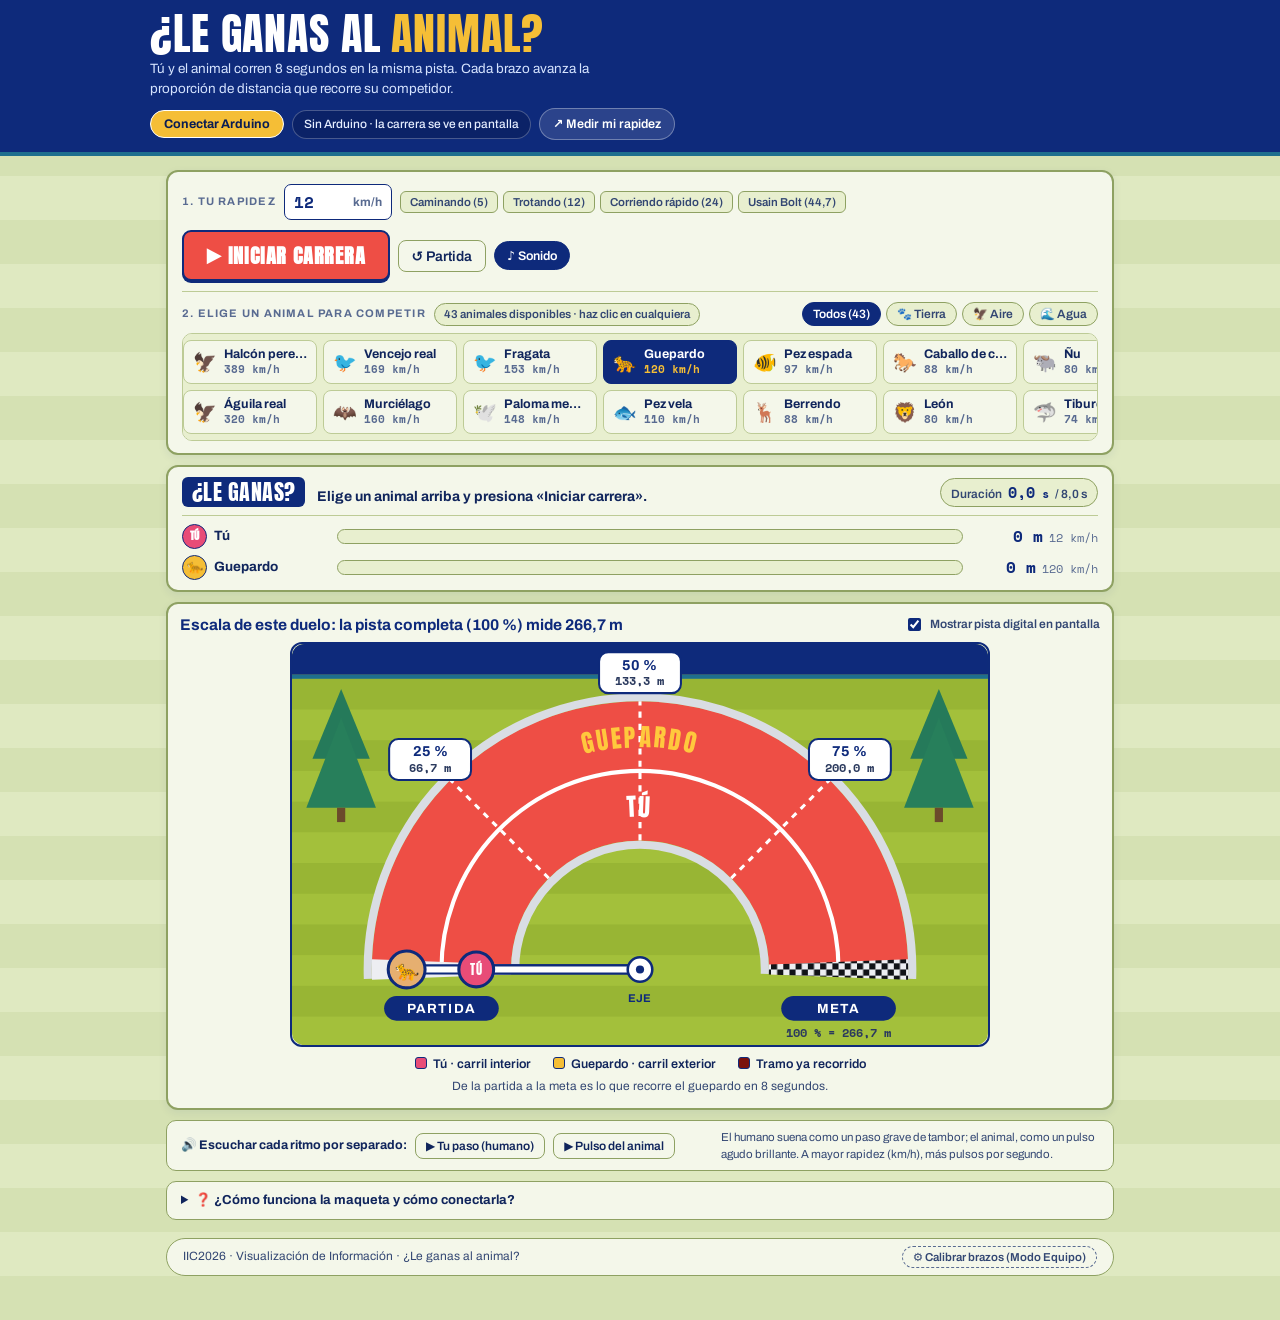
<file: e2/v3-pruebas-usuarios/maqueta.html>
<!DOCTYPE html>
<html lang="es">
<head>
<meta charset="utf-8">
<meta name="viewport" content="width=device-width, initial-scale=1, viewport-fit=cover">
<title>La pista · ¿Le ganas al animal?</title>
<link rel="preconnect" href="https://fonts.googleapis.com">
<link rel="preconnect" href="https://fonts.gstatic.com" crossorigin>
<link href="https://fonts.googleapis.com/css2?family=Anton&family=Archivo:wght@400;500;600;700&family=Space+Mono:wght@400;700&display=swap" rel="stylesheet">
<style>
  /* Paleta armónica e integrada con la lámina impresa (sin blancos chillones ni exceso de contraste) */
  :root{
    --bg-page:#dfe9c1;
    --bg-page-2:#d5e1b3;
    --card:#f4f7ea;
    --card-inner:#e8efcf;
    --card-chip:#dde7be;
    --line:#bdcb96;
    --line-strong:#8ea162;

    --navy:#0e2a7b;
    --navy-dark:#091c54;
    --navy-soft:#253d7a;
    --cyan-bar:#1e6f8e;

    --track-red:#ee4e45;
    --track-progress:#7a110c; /* Rojo oscuro profundo para que se note claramente el recorrido sobre la pista */
    --gold:#f5be36;

    --ink:#10255c;
    --ink-2:#334773;
    --ink-3:#596b91;

    --tu:#e84c77;
    --rival:#d98218;
    --ok:#16794b;
    --aviso:#a85f0c;
    --error:#b82525;
    color-scheme:light;
  }
  *{box-sizing:border-box}
  body{
    margin:0;
    background:repeating-linear-gradient(
      180deg,
      var(--bg-page) 0px,
      var(--bg-page) 44px,
      var(--bg-page-2) 44px,
      var(--bg-page-2) 88px
    );
    color:var(--ink);
    font-family:"Archivo",system-ui,-apple-system,"Segoe UI",sans-serif;
    font-size:15px;
    line-height:1.45;
    -webkit-font-smoothing:antialiased;
  }
  .display{font-family:"Anton",Impact,"Arial Narrow",sans-serif;font-weight:400;letter-spacing:.02em;text-transform:uppercase}
  .mono{font-family:"Space Mono",ui-monospace,Menlo,monospace;font-variant-numeric:tabular-nums}
  .eyebrow{font-size:11px;letter-spacing:.11em;text-transform:uppercase;color:var(--ink-3);font-weight:700;margin:0}

  /* ---------- Cabecera azul marino armónica con la lámina ---------- */
  .estadio-banner{
    background:var(--navy);
    color:#ffffff;
    border-bottom:4px solid var(--cyan-bar);
    padding:12px 20px;
  }
  .banner-inner{
    max-width:980px;
    margin:0 auto;
    display:flex;
    flex-wrap:wrap;
    align-items:center;
    justify-content:space-between;
    gap:10px 18px;
  }
  .banner-title{display:flex;flex-direction:column;gap:2px}
  h1{
    font-size:clamp(28px,4.8vw,44px);
    line-height:.98;
    margin:0;
    color:#ffffff;
  }
  h1 em{font-style:normal;color:var(--gold)}
  .lead{
    color:#d6e4ff;
    margin:2px 0 0;
    font-size:13.5px;
    max-width:60ch;
  }
  .banner-actions{
    display:flex;
    flex-wrap:wrap;
    align-items:center;
    gap:8px;
  }
  .volver{
    font-size:12.5px;
    font-weight:600;
    color:#ffffff;
    text-decoration:none;
    background:rgba(255,255,255,.12);
    border:1px solid rgba(255,255,255,.32);
    border-radius:99px;
    padding:6px 13px;
    white-space:nowrap;
  }
  .volver:hover{background:rgba(255,255,255,.22)}

  .wrap{max-width:980px;margin:0 auto;padding:14px 16px 44px}

  /* ---------- Botones e inputs ---------- */
  button,select,input{font-family:inherit;font-size:14px;color:var(--ink)}
  button{
    background:var(--card);
    border:1.5px solid var(--line-strong);
    border-radius:8px;
    padding:7px 13px;
    font-weight:600;
    cursor:pointer;
    color:var(--ink);
    transition:background .15s,border-color .15s,transform .08s;
  }
  button:hover{background:var(--card-chip);border-color:var(--navy)}
  button:active{transform:translateY(1px)}
  :focus-visible{outline:2px solid var(--navy);outline-offset:2px}

  .btn-arduino{
    background:var(--gold);
    border:1.5px solid #ffffff;
    color:var(--navy-dark);
    font-weight:700;
    border-radius:99px;
    padding:6px 13px;
    font-size:12.5px;
  }
  .btn-arduino:hover{background:#ffd25a}
  .pill{
    font-size:12px;
    font-weight:500;
    padding:5px 11px;
    border-radius:99px;
    border:1px solid rgba(255,255,255,.25);
    color:#e6eeff;
    background:rgba(8,27,84,.5);
  }
  .pill[data-tono="ok"]{background:#126e44;border-color:#7be0b0;color:#ffffff}
  .pill[data-tono="aviso"]{background:#995508;border-color:#ffd089;color:#ffffff}
  .pill[data-tono="error"]{background:#a61e1e;border-color:#ffa8a8;color:#ffffff}

  .btn-go{
    background:var(--track-red);
    border:2px solid var(--navy);
    color:#ffffff;
    font-family:"Anton",Impact,sans-serif;
    font-size:20px;
    letter-spacing:.04em;
    text-transform:uppercase;
    padding:8px 22px;
    border-radius:9px;
    box-shadow:0 2px 0 var(--navy);
  }
  .btn-go:hover{background:#e04037}
  .chip{
    background:var(--card-inner);
    border:1.5px solid var(--line-strong);
    border-radius:99px;
    color:var(--ink);
    padding:6px 12px;
    font-size:12.5px;
    font-weight:600;
  }
  .chip[aria-pressed="true"]{
    background:var(--navy);
    border-color:var(--navy);
    color:#ffffff;
  }

  /* ---------- Panel de Controles Suavizado ---------- */
  .panel-control{
    background:var(--card);
    border:2px solid var(--line-strong);
    border-radius:12px;
    padding:12px 14px;
    box-shadow:0 3px 10px rgba(14,42,123,.07);
  }
  .top-bar-controles{
    display:flex;
    flex-wrap:wrap;
    align-items:center;
    justify-content:space-between;
    gap:10px 14px;
    padding-bottom:10px;
    border-bottom:1px solid var(--line);
  }
  .rapidez-group{
    display:flex;
    align-items:center;
    gap:8px;
    flex-wrap:wrap;
  }
  .con-unidad{
    display:inline-flex;
    align-items:center;
    background:#ffffff;
    border:1.5px solid var(--navy);
    border-radius:7px;
    overflow:hidden;
  }
  .con-unidad input{
    width:68px;
    background:transparent;
    border:0;
    padding:5px 4px 5px 9px;
    font-family:"Space Mono",monospace;
    font-size:16px;
    font-weight:700;
    color:var(--navy);
  }
  .con-unidad input:focus-visible{outline:none}
  .con-unidad span{padding-right:9px;color:var(--ink-3);font-size:12px;font-weight:700}
  .presets-vel{
    display:flex;
    gap:5px;
    flex-wrap:wrap;
  }
  .btn-preset{
    font-size:11.5px;
    padding:4px 9px;
    border-radius:6px;
    border:1px solid var(--line-strong);
    background:var(--card-inner);
    color:var(--ink-2);
    font-weight:600;
  }
  .btn-preset:hover{background:var(--card-chip);color:var(--navy)}

  .acciones{display:flex;flex-wrap:wrap;align-items:center;gap:8px}
  .error{flex-basis:100%;margin:4px 0 0;color:var(--error);font-size:12.5px;font-weight:700}
  .error:empty{display:none}

  /* Selector visual de los 43 animales con contraste suave y armónico */
  .selector-animales{margin-top:10px}
  .selector-header{
    display:flex;
    flex-wrap:wrap;
    align-items:center;
    justify-content:space-between;
    gap:8px;
    margin-bottom:7px;
  }
  .selector-titulo{
    display:flex;
    align-items:center;
    gap:8px;
    flex-wrap:wrap;
  }
  .badge-count{
    background:var(--card-inner);
    border:1px solid var(--line-strong);
    color:var(--ink-2);
    font-size:11.5px;
    font-weight:600;
    padding:2px 9px;
    border-radius:99px;
  }
  .filtros-habitat{
    display:flex;
    flex-wrap:wrap;
    gap:5px;
  }
  .tab-hab{
    font-size:12px;
    padding:4px 10px;
    border-radius:99px;
    border:1px solid var(--line-strong);
    background:var(--card-inner);
    color:var(--ink-2);
    font-weight:600;
  }
  .tab-hab[aria-selected="true"]{
    background:var(--navy);
    border-color:var(--navy);
    color:#ffffff;
  }
  .carrusel-animales{
    display:grid;
    grid-auto-flow:column;
    grid-auto-columns:minmax(134px,1fr);
    grid-template-rows:repeat(2,auto);
    gap:6px;
    overflow-x:auto;
    padding:6px;
    background:var(--card-inner);
    border:1px solid var(--line);
    border-radius:10px;
    scroll-snap-type:x proximity;
    scrollbar-width:thin;
    scrollbar-color:var(--line-strong) var(--card-inner);
  }
  .card-animal{
    scroll-snap-align:start;
    display:flex;
    align-items:center;
    gap:7px;
    padding:6px 9px;
    border-radius:8px;
    border:1.5px solid var(--line);
    background:var(--card);
    text-align:left;
    cursor:pointer;
    transition:border-color .12s,background .12s;
  }
  .card-animal:hover{
    border-color:var(--navy-soft);
    background:var(--card-chip);
  }
  .card-animal[aria-selected="true"]{
    border-color:var(--navy);
    background:var(--navy);
    color:#ffffff;
  }
  .card-animal .emo{font-size:19px;line-height:1;flex:none}
  .card-animal .info{min-width:0;flex:1}
  .card-animal .nom{
    display:block;
    font-size:12.5px;
    font-weight:700;
    white-space:nowrap;
    overflow:hidden;
    text-overflow:ellipsis;
    color:inherit;
  }
  .card-animal .vel{
    display:block;
    font-size:11px;
    color:var(--ink-3);
  }
  .card-animal[aria-selected="true"] .vel{
    color:var(--gold);
  }
  .sr-only{
    position:absolute;
    width:1px;
    height:1px;
    padding:0;
    margin:-1px;
    overflow:hidden;
    clip:rect(0,0,0,0);
    border:0;
  }

  /* ---------- Marcador / Visualización Comparativa Compacta ---------- */
  .marcador{
    margin-top:10px;
    border:2px solid var(--line-strong);
    border-radius:12px;
    background:var(--card);
    padding:10px 14px;
    box-shadow:0 3px 10px rgba(14,42,123,.07);
    transition:background .25s,border-color .25s;
  }
  .marcador[data-estado="gano"]{border-color:var(--tu);background:#f9f0f2}
  .marcador[data-estado="perdio"]{border-color:var(--track-red);background:#f8f3eb}

  .marcador-top{
    display:flex;
    flex-wrap:wrap;
    align-items:center;
    justify-content:space-between;
    gap:8px 14px;
    padding-bottom:7px;
    border-bottom:1px solid var(--line);
  }
  .anuncio-inline{
    display:flex;
    flex-wrap:wrap;
    align-items:baseline;
    gap:6px 12px;
    min-width:0;
    flex:1;
  }
  .badge-titulo{
    display:inline-block;
    padding:2px 10px;
    border-radius:6px;
    background:var(--navy);
    color:#ffffff;
    font-size:clamp(17px,2.4vw,22px);
    line-height:1.15;
    margin:0;
  }
  .marcador[data-estado="gano"] .badge-titulo{background:var(--tu);color:#ffffff}
  .marcador[data-estado="perdio"] .badge-titulo{background:var(--track-red);color:#ffffff}
  .marcador[data-estado="carrera"] .badge-titulo{background:var(--ok);color:#ffffff}
  .sub-inline{
    margin:0;
    font-size:14px;
    font-weight:700;
    color:var(--ink);
  }
  .reloj-pill{
    display:inline-flex;
    align-items:baseline;
    gap:6px;
    background:var(--card-inner);
    border:1px solid var(--line-strong);
    color:var(--ink-2);
    padding:3px 10px;
    border-radius:99px;
    font-size:12px;
    font-weight:600;
  }
  .reloj-pill .reloj{
    font-size:14.5px;
    font-weight:700;
    color:var(--navy);
  }

  /* Barras horizontales de proporción de datos */
  .duelo-barras{
    display:flex;
    flex-direction:column;
    gap:6px;
    margin-top:8px;
  }
  .carril-dato{
    display:grid;
    grid-template-columns:145px 1fr 125px;
    align-items:center;
    gap:10px;
  }
  .quien{
    display:flex;
    align-items:center;
    gap:7px;
    font-weight:700;
    font-size:13.5px;
    color:var(--ink);
    min-width:0;
  }
  .quien span:last-child{
    white-space:nowrap;
    overflow:hidden;
    text-overflow:ellipsis;
  }
  .token{
    display:inline-flex;
    align-items:center;
    justify-content:center;
    width:25px;
    height:25px;
    border-radius:50%;
    border:1.5px solid var(--navy);
    flex:none;
    font-size:13px;
    line-height:1;
  }
  .tok-tu{
    background:var(--tu);
    color:#ffffff;
    font-family:"Anton",Impact,sans-serif;
    font-size:10.5px;
  }
  .tok-rival{background:var(--gold)}

  .barra-wrap{
    height:15px;
    background:var(--card-inner);
    border:1.5px solid var(--line-strong);
    border-radius:99px;
    overflow:hidden;
    position:relative;
  }
  .barra-fill{
    height:100%;
    width:0%;
    border-radius:99px;
    transition:width .06s linear;
  }
  .barra-tu{background:var(--tu)}
  .barra-rival{background:var(--track-progress)}

  .metricas-lado{
    display:flex;
    align-items:baseline;
    justify-content:flex-end;
    gap:6px;
    text-align:right;
  }
  .metros{
    font-size:16px;
    font-weight:700;
    color:var(--navy);
  }
  .kmh{
    font-size:11.5px;
    color:var(--ink-3);
  }
  .detalle{
    margin:6px 0 0;
    padding-top:6px;
    border-top:1px solid var(--line);
    font-size:12.5px;
    color:var(--ink-2);
  }
  .detalle:empty{display:none}

  @media (prefers-reduced-motion:no-preference){
    .pop{animation:pop .35s cubic-bezier(.2,.9,.3,1.25)}
    @keyframes pop{from{opacity:0;transform:scale(.96)}to{opacity:1;transform:none}}
  }

  /* ---------- La Pista (idéntica a la lámina impresa con rastro rojo oscuro) ---------- */
  .pista{
    margin-top:10px;
    background:var(--card);
    border:2px solid var(--line-strong);
    border-radius:12px;
    padding:10px 12px 12px;
    box-shadow:0 3px 10px rgba(14,42,123,.07);
  }
  .pista-top{
    display:flex;
    flex-wrap:wrap;
    align-items:center;
    justify-content:space-between;
    gap:8px;
    margin-bottom:6px;
  }
  .escala-titulo{
    margin:0;
    font-size:clamp(13.5px,3vw,15.5px);
    font-weight:700;
    color:var(--navy);
  }
  .toggle-pista{
    font-size:12px;
    font-weight:600;
    color:var(--ink-2);
    display:flex;
    align-items:center;
    gap:6px;
    cursor:pointer;
  }
  .toggle-pista input{accent-color:var(--navy)}
  .pista svg{display:block;width:100%;max-width:700px;height:auto;margin:0 auto;border:2px solid var(--navy);border-radius:12px}
  .t-pct{font:700 14px "Archivo",system-ui,sans-serif;fill:#0e2a7b}
  .t-m{font:700 12px "Space Mono",ui-monospace,monospace;fill:#2b3a5e}
  .t-carril{font:24px "Anton",Impact,sans-serif;letter-spacing:3px;dominant-baseline:central}
  .t-pm{font:700 13px "Archivo",system-ui,sans-serif;letter-spacing:.08em;fill:#ffffff}
  .t-eje{font:700 11px "Archivo",system-ui,sans-serif;fill:#0e2a7b}
  .t-tu{font:13px "Anton",Impact,sans-serif;letter-spacing:.5px;fill:#ffffff}
  .t-emoji{font-size:19px}
  .brazo{stroke:#ffffff;stroke-width:5;stroke-linecap:round}
  .brazo-alto{stroke:#ffffff;stroke-width:6}
  .brazo-borde{stroke:#0e2a7b;stroke-width:10;stroke-linecap:round}
  .leyenda{
    display:flex;
    flex-wrap:wrap;
    justify-content:center;
    gap:8px 22px;
    margin-top:8px;
    font-size:12.5px;
    font-weight:600;
    color:var(--ink);
  }
  .leyenda i{display:inline-block;width:12px;height:12px;border-radius:3px;border:1px solid var(--navy);margin-right:6px;vertical-align:-1px}
  .pin{font-family:"Space Mono",monospace;font-size:11px;color:var(--ink-2);background:var(--card-inner);border:1px solid var(--line-strong);border-radius:4px;padding:0 5px;margin-left:6px}
  .escala{margin:5px auto 0;max-width:72ch;text-align:center;font-size:12px;color:var(--ink-2)}
  body.r2-solo-maqueta .pista svg{display:none}

  /* ---------- Sonificación debajo de la pista ---------- */
  .sonido-bar{
    margin-top:10px;
    background:var(--card);
    border:1.5px solid var(--line-strong);
    border-radius:10px;
    padding:8px 14px;
    display:flex;
    flex-wrap:wrap;
    align-items:center;
    justify-content:space-between;
    gap:8px 16px;
  }
  .r2-escuchar{
    display:flex;
    flex-wrap:wrap;
    align-items:center;
    gap:8px;
    font-size:12.5px;
    font-weight:700;
    color:var(--ink);
  }
  .r2-escuchar button{font-size:12px;padding:5px 10px}
  .r2-explica{font-size:11.5px;color:var(--ink-2);margin:0;max-width:54ch}

  /* ---------- Paneles desplegables e instrucciones ---------- */
  details.panel{
    margin-top:10px;
    background:var(--card);
    border:1.5px solid var(--line-strong);
    border-radius:10px;
  }
  details.panel>summary{
    cursor:pointer;
    padding:9px 14px;
    font-weight:700;
    font-size:13px;
    color:var(--ink);
  }
  details.panel[open]>summary{border-bottom:1px solid var(--line)}
  .panel-body{padding:12px 14px}
  .pasos{margin:0 0 12px;padding-left:20px;color:var(--ink-2);font-size:13px}
  .pasos li{margin:4px 0}
  .pasos b{color:var(--ink)}
  .cal-grid{display:grid;grid-template-columns:repeat(auto-fit,minmax(260px,1fr));gap:12px}
  .cal{background:var(--card-inner);border:1.5px solid var(--line-strong);border-radius:8px;padding:12px}
  .cal h3{margin:0 0 8px;font-size:13.5px;display:flex;align-items:center;gap:8px;flex-wrap:wrap;color:var(--ink)}
  .cal .sw{width:12px;height:12px;border-radius:3px;border:1px solid var(--navy);flex:none}
  .cal-slider{display:flex;align-items:center;gap:10px}
  .cal-slider input{flex:1;accent-color:var(--navy)}
  .cal-slider output{min-width:44px;text-align:right;font-weight:700}
  .cal-botones{display:flex;flex-wrap:wrap;gap:6px;margin-top:10px}
  .cal-botones button{font-size:12px;padding:5px 9px}
  .cal-valores{margin:8px 0 0;font-size:12px;color:var(--ink-2)}
  .cal-aviso{margin:6px 0 0;font-size:12px;color:var(--aviso);font-weight:700}
  .cal-aviso:empty{display:none}
  .link{background:none;border:0;padding:0;color:var(--ink-3);text-decoration:underline;font-size:12px;margin-top:6px}
  .link:hover{color:var(--navy)}
  .ayuda h3{font-size:13px;margin:12px 0 6px;color:var(--ink)}
  .ayuda dl{margin:0;font-size:12.5px}
  .ayuda dt{color:var(--ink);font-weight:700;margin-top:8px}
  .ayuda dd{margin:2px 0 0;color:var(--ink-2)}

  footer{
    margin-top:18px;
    font-size:12px;
    color:var(--ink-2);
    background:var(--card);
    border:1.5px solid var(--line-strong);
    border-radius:99px;
    padding:7px 16px;
    display:flex;
    flex-wrap:wrap;
    align-items:center;
    justify-content:space-between;
    gap:10px;
  }
  .btn-toggle-equipo{
    background:transparent;
    border:1px dashed var(--ink-3);
    color:var(--ink-2);
    font-size:11.5px;
    padding:3px 10px;
    border-radius:99px;
  }
  .btn-toggle-equipo:hover{background:var(--card-inner);color:var(--navy)}
  body.equipo .btn-toggle-equipo{
    background:var(--navy);
    color:var(--gold);
    border-style:solid;
  }
  body:not(.equipo) .solo-equipo{display:none !important}

  @media (max-width:680px){
    .wrap{padding:12px 10px 36px}
    .carril-dato{grid-template-columns:115px 1fr 105px;gap:6px}
    .acciones{width:100%}
    .acciones .btn-go{flex:1 1 auto}
  }
</style>
</head>
<body>

<header class="estadio-banner">
  <div class="banner-inner">
    <div class="banner-title">
      <h1 class="display">¿Le ganas al <em>animal?</em></h1>
      <p class="lead">Tú y el animal corren 8 segundos en la misma pista. Cada brazo avanza la proporción de distancia que recorre su competidor.</p>
    </div>
    <div class="banner-actions">
      <button id="btnConectar" class="btn-arduino" type="button">Conectar Arduino</button>
      <span id="estado" class="pill" data-tono="neutro" role="status">Sin Arduino · la carrera se ve en pantalla</span>
      <a class="volver" href="https://maripiiu.github.io/carrera-animales/">↗ Medir mi rapidez</a>
    </div>
  </div>
</header>

<div class="wrap">

  <!-- Controles principales + Galería visual de 43 animales -->
  <section class="panel-control" data-r2-v3="1" aria-label="Configuración de la carrera">
    <div class="top-bar-controles">
      <div class="rapidez-group">
        <label for="tuVel" class="eyebrow">1. Tu rapidez</label>
        <div class="con-unidad">
          <input id="tuVel" type="text" inputmode="decimal" autocomplete="off" value="12" aria-describedby="errorVel">
          <span>km/h</span>
        </div>
        <div class="presets-vel" aria-label="Ejemplos de rapidez humana">
          <button type="button" class="btn-preset" data-vel="5">Caminando (5)</button>
          <button type="button" class="btn-preset" data-vel="12">Trotando (12)</button>
          <button type="button" class="btn-preset" data-vel="24">Corriendo rápido (24)</button>
          <button type="button" class="btn-preset" data-vel="44.7">Usain Bolt (44,7)</button>
        </div>
      </div>

      <div class="acciones">
        <button id="btnCorrer" class="btn-go" type="button">▶ Iniciar carrera</button>
        <button id="btnPartida" type="button">↺ Partida</button>
        <button id="btnSonido" class="chip" type="button" aria-pressed="true">♪ Sonido</button>
      </div>
      <p id="errorVel" class="error" role="alert"></p>
    </div>

    <div class="selector-animales">
      <div class="selector-header">
        <div class="selector-titulo">
          <span class="eyebrow">2. Elige un animal para competir</span>
          <span class="badge-count" id="badgeCount">43 animales disponibles · desliza para ver más →</span>
        </div>
        <div class="filtros-habitat" role="tablist" aria-label="Filtrar animales por medio">
          <button type="button" class="tab-hab" data-medio="todos" role="tab" aria-selected="true">Todos (43)</button>
          <button type="button" class="tab-hab" data-medio="tierra" role="tab" aria-selected="false">🐾 Tierra</button>
          <button type="button" class="tab-hab" data-medio="aire" role="tab" aria-selected="false">🦅 Aire</button>
          <button type="button" class="tab-hab" data-medio="agua" role="tab" aria-selected="false">🌊 Agua</button>
        </div>
      </div>

      <!-- Galería visual de tarjetas con contraste suave -->
      <div id="galeriaRivales" class="carrusel-animales" role="listbox" aria-label="Lista de animales rivales"></div>

      <!-- Select nativo sincronizado para accesibilidad -->
      <label for="rival" class="sr-only">Tu rival</label>
      <select id="rival" class="sr-only"></select>
    </div>
  </section>

  <!-- Marcador compacto con visualización de barras proporcionales -->
  <section id="marcador" class="marcador" data-estado="inicio" aria-label="Marcador de la carrera">
    <div class="marcador-top">
      <div class="anuncio-inline" id="anuncio" aria-live="polite">
        <p class="badge-titulo display" id="titulo">¿Le ganas?</p>
        <p class="sub-inline" id="sub"></p>
      </div>
      <div class="reloj-pill">
        <span>Duración</span>
        <span class="reloj mono" id="reloj">0,0<small> s</small></span>
        <span>/ 8,0 s</span>
      </div>
    </div>

    <div class="duelo-barras">
      <div class="carril-dato">
        <span class="quien"><span class="token tok-tu" aria-hidden="true">TÚ</span><span>Tú</span></span>
        <div class="barra-wrap" aria-hidden="true"><div id="barraTu" class="barra-fill barra-tu"></div></div>
        <div class="metricas-lado">
          <span class="metros mono" id="mTu">0 m</span>
          <span class="kmh mono" id="kTu">12 km/h</span>
        </div>
      </div>
      <div class="carril-dato">
        <span class="quien"><span class="token tok-rival" id="emojiRival" aria-hidden="true">🐆</span><span id="nombreRival">Guepardo</span></span>
        <div class="barra-wrap" aria-hidden="true"><div id="barraRival" class="barra-fill barra-rival"></div></div>
        <div class="metricas-lado">
          <span class="metros mono" id="mRival">0 m</span>
          <span class="kmh mono" id="kRival">120 km/h</span>
        </div>
      </div>
    </div>

    <p class="detalle" id="detalle"></p>
  </section>

  <!-- La Pista Digital (sincronizada con la lámina impresa y con rastro rojo oscuro) -->
  <section class="pista" aria-label="La pista">
    <div class="pista-top">
      <p class="escala-titulo" id="escalaTitulo"></p>
      <label class="toggle-pista">
        <input id="mostrarPistaDigital" type="checkbox" checked>
        <span>Mostrar pista digital en pantalla</span>
      </label>
    </div>

    <svg id="svg" viewBox="0 0 680 392" role="img" aria-labelledby="svgTitulo svgDesc">
      <title id="svgTitulo">Pista semicircular de dos carriles</title>
      <desc id="svgDesc">Una sola pista semicircular idéntica a la lámina impresa. El carril interior es tuyo y el exterior es del animal. A medida que cada brazo avanza, su recorrido queda marcado en rojo oscuro.</desc>
      <defs>
        <pattern id="cuadros" width="12" height="12" patternUnits="userSpaceOnUse">
          <rect width="12" height="12" fill="#edeef2"/>
          <rect width="6" height="6" fill="#111318"/>
          <rect x="6" y="6" width="6" height="6" fill="#111318"/>
        </pattern>
        <path id="arcoTu" d=""/>
        <path id="arcoRival" d=""/>
        <clipPath id="marco"><rect width="680" height="392" rx="12"/></clipPath>
      </defs>
      <g clip-path="url(#marco)" aria-hidden="true">
        <rect width="680" height="392" fill="#a3c03b"/>
        <rect y="34" width="680" height="30" fill="#98b534"/>
        <rect y="94" width="680" height="30" fill="#98b534"/>
        <rect y="154" width="680" height="30" fill="#98b534"/>
        <rect y="214" width="680" height="30" fill="#98b534"/>
        <rect y="274" width="680" height="30" fill="#98b534"/>
        <rect y="334" width="680" height="30" fill="#98b534"/>
        <rect width="680" height="30" fill="#0e2a7b"/>
        <rect y="30" width="680" height="4" fill="#1e6f8e"/>
        <polygon points="48,44 20,112 76,112" fill="#257a5a"/>
        <polygon points="48,72 14,160 82,160" fill="#277f5b"/>
        <rect x="44" y="160" width="8" height="14" fill="#6b4a2b"/>
        <polygon points="632,44 604,112 660,112" fill="#257a5a"/>
        <polygon points="632,72 598,160 666,160" fill="#277f5b"/>
        <rect x="628" y="160" width="8" height="14" fill="#6b4a2b"/>
      </g>
      <g id="capa"></g>
    </svg>

    <div class="leyenda">
      <span><i style="background:var(--tu)"></i>Tú · carril interior<span class="pin solo-equipo">pin 5</span></span>
      <span><i style="background:var(--gold)"></i><span id="legRival">Guepardo</span> · carril exterior<span class="pin solo-equipo">pin 6</span></span>
      <span><i style="background:var(--track-progress)"></i>Tramo ya recorrido</span>
    </div>
    <p class="escala" id="escala"></p>
  </section>

  <!-- Prueba de sonido debajo de la pista -->
  <div class="sonido-bar" aria-label="Prueba de sonidos de la carrera">
    <div class="r2-escuchar">
      <span>🔊 Escuchar cada ritmo por separado:</span>
      <button type="button" id="probarHumano">▶ Tu paso (humano)</button>
      <button type="button" id="probarAnimal">▶ Pulso del animal</button>
    </div>
    <p class="r2-explica">El humano suena como un paso grave de tambor; el animal, como un pulso agudo brillante. A mayor rapidez (km/h), más pulsos por segundo.</p>
  </div>

  <!-- Panel de Calibración (sin recargar la página ni desconectar el Arduino) -->
  <details class="panel solo-equipo" id="panelCal">
    <summary>⚙️ Calibrar los brazos de la maqueta (Modo Equipo)</summary>
    <div class="panel-body">
      <ol class="pasos">
        <li>Conecta el Arduino (arriba) y espera a que diga <b>Arduino listo</b>.</li>
        <li>Mueve el control de un brazo hasta que apunte justo a la <b>partida</b> y aprieta <b>Guardar partida</b>.</li>
        <li>Muévelo hasta que apunte justo a la <b>meta</b> y aprieta <b>Guardar meta</b>.</li>
        <li>Haz lo mismo con el otro brazo. Si un brazo gira al revés, no importa: al guardar la partida y la meta, la página corrige el sentido sola.</li>
      </ol>
      <div class="cal-grid">
        <div class="cal">
          <h3><span class="sw" style="background:var(--tu)"></span>Tú · carril interior <span class="pin">pin 5</span></h3>
          <div class="cal-slider"><input type="range" id="crudo0" min="0" max="180" step="1" value="0" aria-label="Posición del brazo de Tú, en grados del servo"><output id="crudo0v" class="mono">0°</output></div>
          <div class="cal-botones">
            <button type="button" data-guardar="partida" data-i="0">Guardar partida</button>
            <button type="button" data-guardar="meta" data-i="0">Guardar meta</button>
            <button type="button" data-probar="0">Probar recorrido</button>
          </div>
          <p class="cal-valores mono" id="calv0"></p>
          <p class="cal-aviso" id="cala0"></p>
          <button type="button" class="link" data-reset="0">Restablecer este brazo</button>
        </div>
        <div class="cal">
          <h3><span class="sw" style="background:var(--gold)"></span>Animal · carril exterior <span class="pin">pin 6</span></h3>
          <div class="cal-slider"><input type="range" id="crudo1" min="0" max="180" step="1" value="0" aria-label="Posición del brazo del animal, en grados del servo"><output id="crudo1v" class="mono">0°</output></div>
          <div class="cal-botones">
            <button type="button" data-guardar="partida" data-i="1">Guardar partida</button>
            <button type="button" data-guardar="meta" data-i="1">Guardar meta</button>
            <button type="button" data-probar="1">Probar recorrido</button>
          </div>
          <p class="cal-valores mono" id="calv1"></p>
          <p class="cal-aviso" id="cala1"></p>
          <button type="button" class="link" data-reset="1">Restablecer este brazo</button>
        </div>
      </div>
      <p class="escala" style="text-align:left;margin-left:0">La calibración queda guardada en este navegador. Puedes ocultar el Modo Equipo en el pie de página sin perder tu conexión con el Arduino.</p>
    </div>
  </details>

  <details class="panel ayuda">
    <summary>❓ ¿Cómo funciona la maqueta y cómo conectarla?</summary>
    <div class="panel-body">
      <ol class="pasos">
        <li>Abre esta página en <b>Google Chrome</b> o <b>Edge</b>.</li>
        <li>Cierra el Arduino IDE para dejar libre el puerto USB.</li>
        <li>Aprieta <b>Conectar Arduino</b> arriba a la derecha y elige tu placa. Al conectarse, el Arduino hace su barrido de prueba (5 segundos).</li>
        <li>Ingresa tu rapidez (o elige un ejemplo como <i>Caminando</i>, <i>Trotando</i> o <i>Corriendo rápido</i>), haz clic en cualquiera de los <b>43 animales</b> y presiona <b>Iniciar carrera</b>.</li>
      </ol>
      <h3>Solución de problemas</h3>
      <dl>
        <dt>«No se pudo abrir el Arduino»</dt>
        <dd>El Monitor Serial del Arduino IDE está abierto. Ciérralo y vuelve a conectar.</dd>
        <dt>Necesito calibrar los ángulos de partida y meta sin recargar la página</dt>
        <dd>Haz clic en el botón <b>«⚙️ Calibrar brazos»</b> que está abajo a la derecha en el pie de página (o presiona <kbd>Alt</kbd> + <kbd>C</kbd>). Así se despliega el panel sin perder la conexión USB activa.</dd>
      </dl>
    </div>
  </details>

  <footer>
    <span>IIC2026 · Visualización de Información · ¿Le ganas al animal?</span>
    <button type="button" id="btnToggleEquipo" class="btn-toggle-equipo" title="Atajo: Alt + C">⚙️ Calibrar brazos (Modo Equipo)</button>
  </footer>
</div>

<script>
(() => {
  "use strict";
  const $ = id => document.getElementById(id);

  // ===== Datos: los 43 animales =====
  const DATA = [
    ["Halcón peregrino",389,"aire","ave","🦅"],
    ["Águila real",320,"aire","ave","🦅"],
    ["Vencejo real",169,"aire","ave","🐦"],
    ["Murciélago",160,"aire","mamífero","🦇"],
    ["Fragata",153,"aire","ave","🐦"],
    ["Paloma mensajera",148,"aire","ave","🕊️"],
    ["Guepardo",120,"tierra","mamífero","🐆"],
    ["Pez vela",110,"agua","pez","🐟"],
    ["Pez espada",97,"agua","pez","🐠"],
    ["Berrendo",88,"tierra","mamífero","🦌"],
    ["Caballo de carrera",88,"tierra","mamífero","🐎"],
    ["León",80,"tierra","mamífero","🦁"],
    ["Ñu",80,"tierra","mamífero","🐃"],
    ["Tiburón mako",74,"agua","pez","🦈"],
    ["Galgo",74,"tierra","mamífero","🐕"],
    ["Canguro rojo",71,"tierra","mamífero","🦘"],
    ["Avestruz",70,"tierra","ave","🐦"],
    ["Liebre",70,"tierra","mamífero","🐇"],
    ["Cebra",64,"tierra","mamífero","🦓"],
    ["Delfín",60,"agua","mamífero","🐬"],
    ["Jirafa",60,"tierra","mamífero","🦒"],
    ["Orca",56,"agua","mamífero","🐋"],
    ["Conejo",56,"tierra","mamífero","🐰"],
    ["Oso pardo",56,"tierra","mamífero","🐻"],
    ["Gato doméstico",48,"tierra","mamífero","🐈"],
    ["Usain Bolt",44.7,"tierra","humano","🏃"],
    ["Elefante",40,"tierra","mamífero","🐘"],
    ["Pingüino papúa",36,"agua","ave","🐧"],
    ["Tortuga marina",35,"agua","reptil","🐢"],
    ["Abeja",29,"aire","insecto","🐝"],
    ["Ardilla",20,"tierra","mamífero","🐿️"],
    ["Mariposa monarca",20,"aire","insecto","🦋"],
    ["Cocodrilo",17,"tierra","reptil","🐊"],
    ["Gallina",14,"tierra","ave","🐔"],
    ["Ratón",13,"tierra","mamífero","🐁"],
    ["Humano trotando",12,"tierra","humano","🚶"],
    ["Mosca doméstica",8,"aire","insecto","🪰"],
    ["Araña",1.9,"tierra","arácnido","🕷️"],
    ["Hormiga",0.3,"tierra","insecto","🐜"],
    ["Tortuga terrestre",0.3,"tierra","reptil","🐢"],
    ["Perezoso",0.27,"tierra","mamífero","🦥"],
    ["Estrella de mar",0.09,"agua","equinodermo","⭐"],
    ["Caracol",0.048,"tierra","molusco","🐌"]
  ].map(([nombre,kmh,medio,clase,emoji]) => ({nombre,kmh,medio,clase,emoji}))
   .sort((a,b) => b.kmh - a.kmh);

  const COLOR = {tierra:"#e6af70", aire:"#9b7bf0", agua:"#1f97a6", tu:"#e84c77"};
  const MEDIOS = [["tierra","Tierra"],["aire","Aire"],["agua","Agua"]];

  const DURACION = 8;
  const ENVIOS_POR_SEG = 25;
  const PREPARACION_MS = 5000;
  const PASO_CUENTA_MS = 1000;
  const MUESTRA_S = 1.2;

  // ===== Formateo de textos y números =====
  const FEMENINOS = new Set(["Fragata","Paloma mensajera","Liebre","Cebra","Jirafa","Orca","Tortuga marina","Abeja","Ardilla","Mariposa monarca","Gallina","Mosca doméstica","Araña","Hormiga","Tortuga terrestre","Estrella de mar"]);
  const articulo = a => a.nombre === "Usain Bolt" ? "" : a.nombre === "Humano trotando" ? "un" : FEMENINOS.has(a.nombre) ? "la" : "el";
  const nombreMin = a => a.nombre === "Usain Bolt" ? a.nombre : a.nombre.charAt(0).toLowerCase() + a.nombre.slice(1);
  const conArt = a => (articulo(a) ? articulo(a) + " " : "") + nombreMin(a);
  const conA = a => { const art = articulo(a), n = nombreMin(a);
    return art === "el" ? "al " + n : art ? "a " + art + " " + n : "a " + n; };
  const mayus = s => s.charAt(0).toUpperCase() + s.slice(1);
  const esc = s => String(s).replace(/[&<>"]/g, c => ({"&":"&amp;","<":"&lt;",">":"&gt;",'"':"&quot;"}[c]));

  const nf = (n, d) => n.toLocaleString("es-CL", {minimumFractionDigits:d, maximumFractionDigits:d});
  const fmtVel = v => Number.isInteger(v) ? nf(v,0) : v >= 1 ? nf(v,1) : nf(v,3);
  const metros = kmh => kmh / 3.6 * DURACION;
  function fmtDist(m){
    if (m < 0.01) return "menos de 1 cm";
    return m < 1 ? nf(m * 100, 0) + " cm" : nf(m, 1) + " m";
  }
  const fmtVivo = m => m <= 0 ? "0 m" : m < 1 ? nf(m * 100, 0) + " cm" : nf(m, 1) + " m";
  const cuantoMas = r => r < 1.95 ? `un ${nf(Math.round((r - 1) * 100), 0)} % más rápido`
    : `${r < 10 ? nf(r, 1) : nf(Math.round(r), 0)} veces más rápido`;
  const fmtPct = p => p * 100 < 1 ? nf(p * 100, 1) : nf(Math.round(p * 100), 0);

  // ===== Selector de Rival (Select + Galería Visual de Tarjetas) =====
  const sel = $("rival");
  const galeria = $("galeriaRivales");
  let filtroMedio = "todos";

  MEDIOS.forEach(([medio, etiqueta]) => {
    const g = document.createElement("optgroup");
    g.label = etiqueta;
    DATA.forEach((d, i) => {
      if (d.medio !== medio) return;
      const o = document.createElement("option");
      o.value = String(i);
      o.textContent = `${d.emoji} ${d.nombre} · ${fmtVel(d.kmh)} km/h`;
      g.appendChild(o);
    });
    sel.appendChild(g);
  });
  sel.value = String(DATA.findIndex(d => d.nombre === "Guepardo"));
  const rival = () => DATA[+sel.value];

  function renderGaleria(){
    galeria.replaceChildren();
    const actual = +sel.value;
    const lista = DATA.map((d, i) => ({...d, idx: i}))
                      .filter(d => filtroMedio === "todos" || d.medio === filtroMedio);

    $("badgeCount").textContent = `${lista.length} animales disponibles · haz clic en cualquiera`;

    lista.forEach(d => {
      const btn = document.createElement("button");
      btn.type = "button";
      btn.className = "card-animal";
      btn.setAttribute("role", "option");
      btn.setAttribute("aria-selected", String(d.idx === actual));
      btn.innerHTML = `
        <span class="emo" aria-hidden="true">${d.emoji}</span>
        <span class="info">
          <span class="nom">${esc(d.nombre)}</span>
          <span class="vel mono">${fmtVel(d.kmh)} km/h</span>
        </span>
      `;
      btn.addEventListener("click", () => {
        sel.value = String(d.idx);
        sel.dispatchEvent(new Event("change"));
        renderGaleria();
      });
      galeria.appendChild(btn);
    });
  }

  document.querySelectorAll(".tab-hab").forEach(tab => {
    tab.addEventListener("click", () => {
      filtroMedio = tab.dataset.medio;
      document.querySelectorAll(".tab-hab").forEach(t => t.setAttribute("aria-selected", String(t === tab)));
      renderGaleria();
    });
  });

  // Botones rápidos de rapidez humana
  document.querySelectorAll(".btn-preset").forEach(b => {
    b.addEventListener("click", () => {
      $("tuVel").value = b.dataset.vel;
      $("tuVel").dispatchEvent(new Event("input"));
    });
  });

  function velTu(){
    const txt = $("tuVel").value.trim().replace(",", ".");
    const v = Number(txt);
    return txt && Number.isFinite(v) && v > 0 && v <= 500 ? v : null;
  }
  function validarVel(){
    const v = velTu();
    $("errorVel").textContent = v === null
      ? "Escribe tu rapidez en km/h, por ejemplo 12 o 12,5." : "";
    return v;
  }

  // ===== Sonido =====
  let audio = null;
  let sonidoOn = true;
  try { sonidoOn = localStorage.getItem("pista-sonido") !== "0"; } catch (e) {}
  function asegurarAudio(){
    if (!audio) audio = new (window.AudioContext || window.webkitAudioContext)();
    if (audio.state === "suspended") audio.resume();
  }
  function notaEn(t, freq, dur, tipo, vol){
    const o = audio.createOscillator(), g = audio.createGain();
    o.type = tipo; o.frequency.value = freq;
    g.gain.setValueAtTime(0, t);
    g.gain.linearRampToValueAtTime(vol, t + 0.01);
    g.gain.exponentialRampToValueAtTime(0.0001, t + dur);
    o.connect(g).connect(audio.destination);
    o.start(t); o.stop(t + dur + 0.05);
  }
  function nota(freq, dur, tipo, vol){
    if (!sonidoOn || !audio) return;
    notaEn(audio.currentTime, freq, dur, tipo, vol);
  }
  function frecuencia(kmh){
    const f = Math.log10(Math.max(kmh, 0.05) / 0.05) / Math.log10(400 / 0.05);
    return 160 * Math.pow(2, f * 3);
  }
  function pulsosPorSeg(kmh){
    const f = Math.log10(Math.max(kmh, 0.05) / 0.05) / Math.log10(400 / 0.05);
    return 0.5 + f * 9.5;
  }
  function sonidoHumano(kmh, t){
    if (!sonidoOn || !audio) return;
    if (t === undefined) t = audio.currentTime;
    notaEn(t, 95 + 0.16 * frecuencia(kmh), 0.095, "sine", 0.16);
  }
  function sonidoAnimal(kmh, t){
    if (!sonidoOn || !audio) return;
    if (t === undefined) t = audio.currentTime;
    const base = frecuencia(kmh);
    notaEn(t, Math.min(1500, base * 0.95), 0.11, "sawtooth", 0.035);
    notaEn(t, Math.min(1800, base * 1.4), 0.065, "triangle", 0.035);
  }
  function muestra(sonido, kmh){
    asegurarAudio();
    if (!sonidoOn) return;
    const paso = 1 / pulsosPorSeg(kmh), t0 = audio.currentTime + 0.05;
    for (let t = 0; t < MUESTRA_S; t += paso) sonido(kmh, t0 + t);
  }
  function pintarSonido(){
    $("btnSonido").setAttribute("aria-pressed", String(sonidoOn));
    $("btnSonido").textContent = sonidoOn ? "♪ Sonido" : "♪ Sin sonido";
  }

  // ===== Calibración =====
  const CAL_KEY = "pista-calibracion";
  const CAL_BASE = () => [{partida:0, meta:180}, {partida:0, meta:180}];
  function cargarCal(){
    try {
      const c = JSON.parse(localStorage.getItem(CAL_KEY));
      const ok = x => x && Number.isFinite(x.partida) && Number.isFinite(x.meta);
      if (Array.isArray(c) && c.length === 2 && c.every(ok)) return c;
    } catch (e) {}
    return CAL_BASE();
  }
  function guardarCal(){ try { localStorage.setItem(CAL_KEY, JSON.stringify(cal)); } catch (e) {} }
  let cal = cargarCal();
  const recorte = (x, a, b) => Math.min(Math.max(x, a), b);
  const aCrudo = (i, ang) => Math.round(cal[i].partida + (cal[i].meta - cal[i].partida) * recorte(ang, 0, 180) / 180);
  const aAngulo = (i, crudo) => cal[i].meta === cal[i].partida ? 0 : recorte((crudo - cal[i].partida) / (cal[i].meta - cal[i].partida) * 180, -6, 186);

  // ===== Conexión Arduino (Web Serial) =====
  let puerto = null, escritor = null, listo = false, prepTimer = null;
  let esperando = [];
  let deseado = [aCrudo(0, 0), aCrudo(1, 0)];
  let enviado = "";
  const codificador = new TextEncoder();

  function estado(texto, tono){ const e = $("estado"); e.textContent = texto; e.dataset.tono = tono || "neutro"; }

  function enviarCrudo(a, b, forzar){
    deseado = [a, b];
    if (!escritor || !listo) return;
    const msg = a + "," + b + "\n";
    if (!forzar && msg === enviado) return;
    enviado = msg;
    escritor.write(codificador.encode(msg)).catch(() => {
      estado("No se pudo enviar al Arduino. Revisa el cable y vuelve a conectar.", "error");
    });
  }
  const enviarAngulos = (a0, a1, forzar) => enviarCrudo(aCrudo(0, a0), aCrudo(1, a1), forzar);
  function moverBrazo(i, ang, forzar){
    angulos[i] = ang;
    const par = deseado.slice();
    par[i] = aCrudo(i, ang);
    enviarCrudo(par[0], par[1], forzar);
  }

  function liberarEspera(){ esperando.splice(0).forEach(r => r()); }
  const esperarArduino = () => (puerto && !listo) ? new Promise(r => esperando.push(r)) : Promise.resolve();

  function prepararArduino(){
    const fin = performance.now() + PREPARACION_MS;
    clearInterval(prepTimer);
    const tick = () => {
      const quedan = Math.ceil((fin - performance.now()) / 1000);
      if (quedan > 0) { estado(`Conectado · barrido de prueba (${quedan} s)…`, "aviso"); return; }
      clearInterval(prepTimer);
      listo = true;
      estado("Arduino listo · brazos sincronizados", "ok");
      enviarCrudo(deseado[0], deseado[1], true);
      liberarEspera();
    };
    tick();
    prepTimer = setInterval(tick, 200);
  }

  async function conectar(){
    if (!("serial" in navigator)) {
      estado("Abre esta página en Google Chrome o Edge para usar el Arduino.", "error");
      return;
    }
    let p;
    try { p = await navigator.serial.requestPort(); }
    catch (e) { estado("No elegiste ningún Arduino.", "neutro"); return; }
    try { await p.open({ baudRate: 9600 }); }
    catch (e) { estado("No se pudo abrir el Arduino. Cierra el Arduino IDE e inténtalo de nuevo.", "error"); return; }
    puerto = p;
    escritor = p.writable.getWriter();
    listo = false; enviado = "";
    $("btnConectar").textContent = "Desconectar";
    prepararArduino();
  }

  async function desconectar(mensaje, tono){
    const p = puerto;
    puerto = null; listo = false; clearInterval(prepTimer);
    if (escritor) { try { await escritor.close(); } catch (e) {} try { escritor.releaseLock(); } catch (e) {} }
    escritor = null;
    if (p) { try { await p.close(); } catch (e) {} }
    liberarEspera();
    $("btnConectar").textContent = "Conectar Arduino";
    estado(mensaje || "Sin Arduino · la carrera se ve en pantalla", tono || "neutro");
  }

  $("btnConectar").addEventListener("click", () => puerto ? desconectar() : conectar());
  if ("serial" in navigator) {
    navigator.serial.addEventListener("disconnect", e => {
      if (puerto && (!e.target || e.target === puerto || e.target === navigator.serial)) {
        escritor = null;
        desconectar("Se desconectó el Arduino. Revisa el cable USB.", "error");
      }
    });
  } else {
    estado("Usa Chrome o Edge para conectar el Arduino. En pantalla funciona igual.", "aviso");
  }

  // ===== Dibujo de la pista SVG (Con rastro rojo oscuro de alto contraste) =====
  const CX = 340, CY = 318;
  const R_IN = 126, R_MID = 194, R_OUT = 262;
  const R_TU = 160, R_RIV = 228, R_LBL = 290;
  let angulos = [0, 0];

  const pt = (r, a) => { const t = a * Math.PI / 180; return [CX - r * Math.cos(t), CY - r * Math.sin(t)]; };
  const P = (r, a) => pt(r, a).map(n => n.toFixed(2)).join(" ");
  const sector = (r0, r1, a0, a1) => { const g = (a1 - a0) > 180 ? 1 : 0;
    return `M${P(r1,a0)} A${r1} ${r1} 0 ${g} 1 ${P(r1,a1)} L${P(r0,a1)} A${r0} ${r0} 0 ${g} 0 ${P(r0,a0)}Z`; };
  const arco = (r, a0, a1) => `M${P(r,a0)} A${r} ${r} 0 ${(a1 - a0) > 180 ? 1 : 0} 1 ${P(r,a1)}`;

  $("arcoTu").setAttribute("d", arco(R_TU, 25, 155));
  $("arcoRival").setAttribute("d", arco(R_RIV, 25, 155));

  function dibujar(){
    const r = rival(), cT = COLOR.tu, cR = COLOR[r.medio];
    const v = velTu();
    const maxD = v ? Math.max(metros(v), metros(r.kmh)) : null;
    let s = "";
    // Fondo de pista rojo vivo
    s += `<path d="${sector(R_IN, R_OUT, -2, 182)}" fill="#ee4e45"/>`;
    // Recorrido avanzado en rojo oscuro profundo (#7a110c) con borde blanco sutil para que el contraste sea clarísimo
    const a0 = recorte(angulos[0], 0, 180), a1 = recorte(angulos[1], 0, 180);
    if (a0 > 0.2) s += `<path d="${sector(R_IN, R_MID, 0, a0)}" fill="#7a110c" fill-opacity=".82"/>`;
    if (a1 > 0.2) s += `<path d="${sector(R_MID, R_OUT, 0, a1)}" fill="#7a110c" fill-opacity=".82"/>`;

    s += `<path d="${arco(R_IN - 4, -2, 182)}" fill="none" stroke="#d9dde3" stroke-width="8"/>`;
    s += `<path d="${arco(R_OUT + 4, -2, 182)}" fill="none" stroke="#d9dde3" stroke-width="8"/>`;
    s += `<path d="${arco(R_MID, -2, 182)}" fill="none" stroke="#ffffff" stroke-width="4"/>`;
    [[45, "25 %"], [90, "50 %"], [135, "75 %"]].forEach(([a, etiq]) => {
      const [x1, y1] = pt(R_IN, a), [x2, y2] = pt(R_OUT, a), [x, y] = pt(R_LBL, a);
      s += `<line x1="${x1.toFixed(2)}" y1="${y1.toFixed(2)}" x2="${x2.toFixed(2)}" y2="${y2.toFixed(2)}" stroke="#ffffff" stroke-width="3" stroke-dasharray="6 6"/>`;
      const h = maxD ? 40 : 24;
      s += `<rect x="${(x - 40).toFixed(1)}" y="${(y - h / 2).toFixed(1)}" width="80" height="${h}" rx="9" fill="#ffffff" stroke="#0e2a7b" stroke-width="2"/>`;
      s += maxD
        ? `<text class="t-pct" x="${x.toFixed(1)}" y="${(y - 3).toFixed(1)}" text-anchor="middle">${etiq}</text>` +
          `<text class="t-m" x="${x.toFixed(1)}" y="${(y + 12).toFixed(1)}" text-anchor="middle">${fmtDist(maxD * a / 180)}</text>`
        : `<text class="t-pct" x="${x.toFixed(1)}" y="${(y + 5).toFixed(1)}" text-anchor="middle">${etiq}</text>`;
    });
    s += `<path d="${sector(R_IN, R_OUT, -2.2, 2.2)}" fill="#edeef2"/>`;
    s += `<path d="${sector(R_IN, R_OUT, 177.8, 182.2)}" fill="url(#cuadros)"/>`;
    s += `<text class="t-carril" fill="#ffffff"><textPath href="#arcoTu" startOffset="50%" text-anchor="middle">TÚ</textPath></text>`;
    s += `<text class="t-carril" fill="#ffc83d"><textPath href="#arcoRival" startOffset="50%" text-anchor="middle">${esc(r.nombre.toUpperCase())}</textPath></text>`;
    const [xp] = pt((R_IN + R_OUT) / 2, 0), [xm] = pt((R_IN + R_OUT) / 2, 180);
    [[xp, "PARTIDA"], [xm, "META"]].forEach(([x, texto]) => {
      s += `<rect x="${(x - 56).toFixed(1)}" y="${CY + 26}" width="112" height="24" rx="12" fill="#0e2a7b"/>`;
      s += `<text class="t-pm" x="${x.toFixed(1)}" y="${CY + 43}" text-anchor="middle">${texto}</text>`;
    });
    if (maxD) s += `<text class="t-m" x="${xm.toFixed(1)}" y="${CY + 66}" text-anchor="middle">100 % = ${fmtDist(maxD)}</text>`;
    const [xt, yt] = pt(R_TU, angulos[0]), [xr, yr] = pt(R_RIV, angulos[1]);
    s += `<line class="brazo-borde" x1="${CX}" y1="${CY}" x2="${xt.toFixed(2)}" y2="${yt.toFixed(2)}"/>`;
    s += `<line class="brazo-borde" x1="${CX}" y1="${CY}" x2="${xr.toFixed(2)}" y2="${yr.toFixed(2)}"/>`;
    s += `<line class="brazo" x1="${CX}" y1="${CY}" x2="${xt.toFixed(2)}" y2="${yt.toFixed(2)}"/>`;
    s += `<line class="brazo brazo-alto" x1="${CX}" y1="${CY}" x2="${xr.toFixed(2)}" y2="${yr.toFixed(2)}"/>`;
    s += `<circle cx="${CX}" cy="${CY}" r="12" fill="#ffffff" stroke="#0e2a7b" stroke-width="2.5"/><circle cx="${CX}" cy="${CY}" r="4" fill="#0e2a7b"/>`;
    s += `<text class="t-eje" x="${CX}" y="${CY + 32}" text-anchor="middle">EJE</text>`;
    s += `<circle cx="${xt.toFixed(2)}" cy="${yt.toFixed(2)}" r="17" fill="${cT}" stroke="#0e2a7b" stroke-width="3"/>`;
    s += `<text class="t-tu" x="${xt.toFixed(2)}" y="${yt.toFixed(2)}" text-anchor="middle" dominant-baseline="central">TÚ</text>`;
    s += `<circle cx="${xr.toFixed(2)}" cy="${yr.toFixed(2)}" r="18" fill="${cR}" stroke="#0e2a7b" stroke-width="3"/>`;
    s += `<text class="t-emoji" x="${xr.toFixed(2)}" y="${(yr + 1).toFixed(2)}" text-anchor="middle" dominant-baseline="central">${r.emoji}</text>`;
    $("capa").innerHTML = s;
  }

  // ===== Marcador y Barras Proporcionales =====
  function pintarLados(t){
    const r = rival(), v = velTu();
    $("nombreRival").textContent = r.nombre;
    $("emojiRival").textContent = r.emoji;
    $("legRival").textContent = r.nombre;
    $("kTu").textContent = v ? fmtVel(v) + " km/h" : "— km/h";
    $("kRival").textContent = fmtVel(r.kmh) + " km/h";
    $("mTu").textContent = v ? fmtVivo(v / 3.6 * t) : "—";
    $("mRival").textContent = fmtVivo(r.kmh / 3.6 * t);
    $("reloj").innerHTML = nf(t, 1) + "<small> s</small>";

    const pctTu = recorte(angulos[0] / 180 * 100, 0, 100);
    const pctRival = recorte(angulos[1] / 180 * 100, 0, 100);
    $("barraTu").style.width = pctTu.toFixed(1) + "%";
    $("barraRival").style.width = pctRival.toFixed(1) + "%";
  }

  function anunciar(estadoMarcador, titulo, sub, detalle, animar){
    $("marcador").dataset.estado = estadoMarcador;
    $("titulo").textContent = titulo;
    $("sub").textContent = sub || "";
    $("detalle").textContent = detalle || "";
    if (animar) { const a = $("anuncio"); a.classList.remove("pop"); void a.offsetWidth; a.classList.add("pop"); }
  }
  const INVITACION = "Elige un animal arriba y presiona «Iniciar carrera».";

  function actualizarEscala(){
    const r = rival(), v = velTu();
    document.documentElement.style.setProperty("--rival", COLOR[r.medio]);
    if (!v) {
      $("escalaTitulo").textContent = "Escribe tu rapidez para calcular la escala de la pista";
      $("escala").textContent = "";
      return;
    }
    const ganasTu = v >= r.kmh;
    const maxD = Math.max(metros(v), metros(r.kmh));
    $("escalaTitulo").textContent = `Escala de este duelo: la pista completa (100 %) mide ${fmtDist(maxD)}`;
    $("escala").innerHTML = `De la partida a la meta es lo que ${ganasTu ? "recorres tú" : "recorre " + esc(conArt(r))} en 8 segundos.`;
  }

  function resultado(vTu, r){
    const vAn = r.kmh;
    const dTu = metros(vTu), dAn = metros(vAn);
    const nom = conArt(r);
    if (vTu === vAn) {
      return { estado: "empate", titulo: "¡Empate!",
        sub: `Ambos recorrieron ${fmtDist(dTu)} en 8 segundos.`,
        detalle: "Los dos brazos llegaron juntos a la meta." };
    }
    const ratio = Math.max(vTu, vAn) / Math.min(vTu, vAn);
    const justo = ratio < 1.03;
    const recorrido = `En 8 s recorriste ${fmtDist(dTu)} y ${nom} ${fmtDist(dAn)}.`;
    if (vTu > vAn) {
      const p = dAn / dTu;
      return { estado: "gano", titulo: "¡Ganaste!",
        sub: `${justo ? "¡Por un pelo! " : ""}Le ganaste ${conA(r)} por ${fmtDist(dTu - dAn)}.`,
        detalle: `${recorrido} ${justo ? "Fueron casi a la par." : `Vas ${cuantoMas(ratio)} que ${nom}.`} ` +
          `Cuando cruzaste la meta, ${nom} ${p * 100 < 0.1 ? "casi no se había movido de la partida" : `iba en el ${fmtPct(p)} % de la pista`}.` };
    }
    const p = dTu / dAn;
    return { estado: "perdio", titulo: "Perdiste",
      sub: `${justo ? "¡Por un pelo! " : ""}${mayus(nom)} te ganó por ${fmtDist(dAn - dTu)}.`,
      detalle: `${recorrido} ${justo ? "Fueron casi a la par." : `${mayus(nom)} va ${cuantoMas(ratio)} que tú.`} ` +
        `Cuando ${nom} cruzó la meta, ${p * 100 < 0.1 ? "casi no te habías movido de la partida" : `ibas en el ${fmtPct(p)} % de la pista`}.` };
  }

  // ===== La Carrera =====
  let turno = 0;
  const pausa = ms => new Promise(r => setTimeout(r, ms));

  async function correr(){
    const v = validarVel();
    if (v === null) { $("tuVel").focus(); return; }
    asegurarAudio();
    const id = ++turno;
    const r = rival();
    const vel = [v, r.kmh];
    const max = Math.max(...vel);
    const fin = vel.map(x => 180 * x / max);

    angulos = [0, 0]; dibujar(); pintarLados(0); actualizarEscala();
    enviarAngulos(0, 0, true);

    if (puerto && !listo) {
      anunciar("cuenta", "Preparando…", "Esperando a que el Arduino termine su barrido inicial…", "", true);
      await esperarArduino();
      if (id !== turno) return;
      enviarAngulos(0, 0, true);
    }
    anunciar("cuenta", "En sus marcas…", "Prepárate para mirar la pista", "", true);
    await pausa(PASO_CUENTA_MS); if (id !== turno) return;
    anunciar("cuenta", "Listos…", "8 segundos de carrera", "", true);
    await pausa(PASO_CUENTA_MS); if (id !== turno) return;
    anunciar("carrera", "¡Ya!", "Cada brazo avanza proporcional a su rapidez.", "", true);

    const sonidos = [sonidoHumano, sonidoAnimal];
    const proximoPulso = [0, 0];
    let ultimoEnvio = -1, cambioTitulo = false;
    const t0 = performance.now();

    function paso(ahora){
      if (id !== turno) return;
      const t = recorte((ahora - t0) / 1000, 0, DURACION);
      angulos = fin.map(f => f * t / DURACION);
      dibujar(); pintarLados(t);
      if (!cambioTitulo && t >= 1) { $("titulo").textContent = "En carrera"; cambioTitulo = true; }
      if (t - ultimoEnvio >= 1 / ENVIOS_POR_SEG || t === DURACION) {
        enviarAngulos(angulos[0], angulos[1], t === DURACION);
        ultimoEnvio = t;
      }
      vel.forEach((x, i) => {
        if (t >= proximoPulso[i] && t < DURACION) {
          sonidos[i](x);
          proximoPulso[i] = t + 1 / pulsosPorSeg(x);
        }
      });
      if (t < DURACION) { requestAnimationFrame(paso); return; }
      nota(1568, 0.5, "sine", 0.18);
      setTimeout(() => nota(2093, 0.6, "sine", 0.15), 140);
      const res = resultado(v, r);
      anunciar(res.estado, res.titulo, res.sub, res.detalle, true);
    }
    requestAnimationFrame(paso);
  }

  function aPartida(){
    turno++;
    angulos = [0, 0];
    dibujar(); pintarLados(0); actualizarEscala();
    enviarAngulos(0, 0, true);
    anunciar("inicio", "¿Le ganas?", INVITACION);
  }

  $("btnCorrer").addEventListener("click", correr);
  $("btnPartida").addEventListener("click", aPartida);
  $("btnSonido").addEventListener("click", () => {
    sonidoOn = !sonidoOn; pintarSonido();
    try { localStorage.setItem("pista-sonido", sonidoOn ? "1" : "0"); } catch (e) {}
  });
  sel.addEventListener("change", aPartida);
  $("tuVel").addEventListener("input", () => { if (validarVel() !== null) aPartida(); else { dibujar(); pintarLados(0); actualizarEscala(); } });
  $("tuVel").addEventListener("keydown", e => { if (e.key === "Enter") { e.preventDefault(); correr(); } });

  $("mostrarPistaDigital").addEventListener("change", e => {
    document.body.classList.toggle("r2-solo-maqueta", !e.target.checked);
  });

  $("probarHumano").addEventListener("click", () => {
    if (!sonidoOn) $("btnSonido").click();
    muestra(sonidoHumano, velTu() || 12);
  });
  $("probarAnimal").addEventListener("click", () => {
    if (!sonidoOn) $("btnSonido").click();
    muestra(sonidoAnimal, rival().kmh);
  });

  // ===== Modo Equipo sin recargar la página (conserva la conexión USB con Arduino) =====
  function toggleModoEquipo(forzarEstado){
    const activo = typeof forzarEstado === "boolean"
      ? forzarEstado
      : !document.body.classList.contains("equipo");
    document.body.classList.toggle("equipo", activo);
    if (activo) {
      $("panelCal").open = true;
      sincronizarSliders();
      $("panelCal").scrollIntoView({behavior: "smooth", block: "nearest"});
    }
    try {
      const url = new URL(location.href);
      if (activo) url.searchParams.set("equipo", "1");
      else url.searchParams.delete("equipo");
      history.replaceState(null, "", url);
    } catch (e) {}
  }

  $("btnToggleEquipo").addEventListener("click", () => toggleModoEquipo());
  window.addEventListener("keydown", e => {
    if (e.altKey && (e.key === "c" || e.key === "C")) {
      e.preventDefault();
      toggleModoEquipo();
    }
  });

  // ===== Panel de calibración =====
  const sliders = [$("crudo0"), $("crudo1")];
  function pintarCal(){
    [0, 1].forEach(i => {
      $("calv" + i).textContent = `Partida ${cal[i].partida}° · Meta ${cal[i].meta}°`;
      $("cala" + i).textContent = Math.abs(cal[i].meta - cal[i].partida) < 20
        ? "Ojo: la partida y la meta quedaron muy juntas. Revisa que guardaste cada una en su lugar." : "";
    });
  }
  function sincronizarSliders(){
    sliders.forEach((s, i) => { s.value = deseado[i]; $("crudo" + i + "v").textContent = deseado[i] + "°"; });
  }
  sliders.forEach((s, i) => s.addEventListener("input", () => {
    turno++;
    const crudo = +s.value;
    $("crudo" + i + "v").textContent = crudo + "°";
    const par = deseado.slice(); par[i] = crudo;
    enviarCrudo(par[0], par[1], false);
    angulos[i] = aAngulo(i, crudo);
    dibujar();
    anunciar("inicio", "Calibrando", "Mueve el control hasta que el brazo apunte a la línea y guárdala.");
  }));
  document.querySelectorAll("[data-guardar]").forEach(b => b.addEventListener("click", () => {
    const i = +b.dataset.i;
    cal[i][b.dataset.guardar] = +sliders[i].value;
    guardarCal(); pintarCal();
    angulos[i] = aAngulo(i, +sliders[i].value);
    dibujar();
    anunciar("inicio", "Guardado", `${b.dataset.guardar === "partida" ? "Partida" : "Meta"} del brazo ${i === 0 ? "de Tú" : "del animal"}: ${sliders[i].value}°.`);
  }));
  document.querySelectorAll("[data-reset]").forEach(b => b.addEventListener("click", () => {
    const i = +b.dataset.reset;
    cal[i] = CAL_BASE()[i];
    guardarCal(); pintarCal();
    moverBrazo(i, 0, true); sincronizarSliders(); dibujar();
  }));
  function animarBrazo(i, desde, hasta, ms, id){
    return new Promise(res => {
      const t0 = performance.now();
      let ultimo = -1;
      const f = ahora => {
        if (id !== turno) return res();
        const k = recorte((ahora - t0) / ms, 0, 1);
        angulos[i] = desde + (hasta - desde) * k;
        if (ahora - ultimo >= 1000 / ENVIOS_POR_SEG || k === 1) { moverBrazo(i, angulos[i], k === 1); ultimo = ahora; }
        dibujar();
        if (k < 1) requestAnimationFrame(f); else res();
      };
      requestAnimationFrame(f);
    });
  }
  document.querySelectorAll("[data-probar]").forEach(b => b.addEventListener("click", async () => {
    const i = +b.dataset.probar;
    const id = ++turno;
    anunciar("inicio", "Probando", `Brazo ${i === 0 ? "de Tú" : "del animal"}: partida → meta → partida.`);
    moverBrazo(i, 0, true); dibujar();
    await pausa(600); if (id !== turno) return;
    await animarBrazo(i, 0, 180, 2400, id); if (id !== turno) return;
    await pausa(600); if (id !== turno) return;
    await animarBrazo(i, 180, 0, 2400, id); if (id !== turno) return;
    sincronizarSliders();
    anunciar("inicio", "¿Le ganas?", "¿El brazo se detuvo justo en la partida y en la meta? Si no, ajusta y vuelve a guardar.");
  }));
  $("panelCal").addEventListener("toggle", () => { if ($("panelCal").open) sincronizarSliders(); });

  // ===== Inicio =====
  const q = new URLSearchParams(location.search);
  if (q.has("equipo")) document.body.classList.add("equipo");
  if (q.get("vel")) $("tuVel").value = q.get("vel");
  if (q.get("rival")) {
    const norm = s => s.normalize("NFD").replace(/[\u0300-\u036f]/g, "").toLowerCase().trim();
    const k = DATA.findIndex(d => norm(d.nombre) === norm(q.get("rival")));
    if (k >= 0) sel.value = String(k);
  }
  renderGaleria();
  pintarSonido(); pintarCal(); validarVel();
  dibujar(); pintarLados(0); actualizarEscala();
  anunciar("inicio", "¿Le ganas?", INVITACION);
})();
</script>
</body>
</html>
</file>
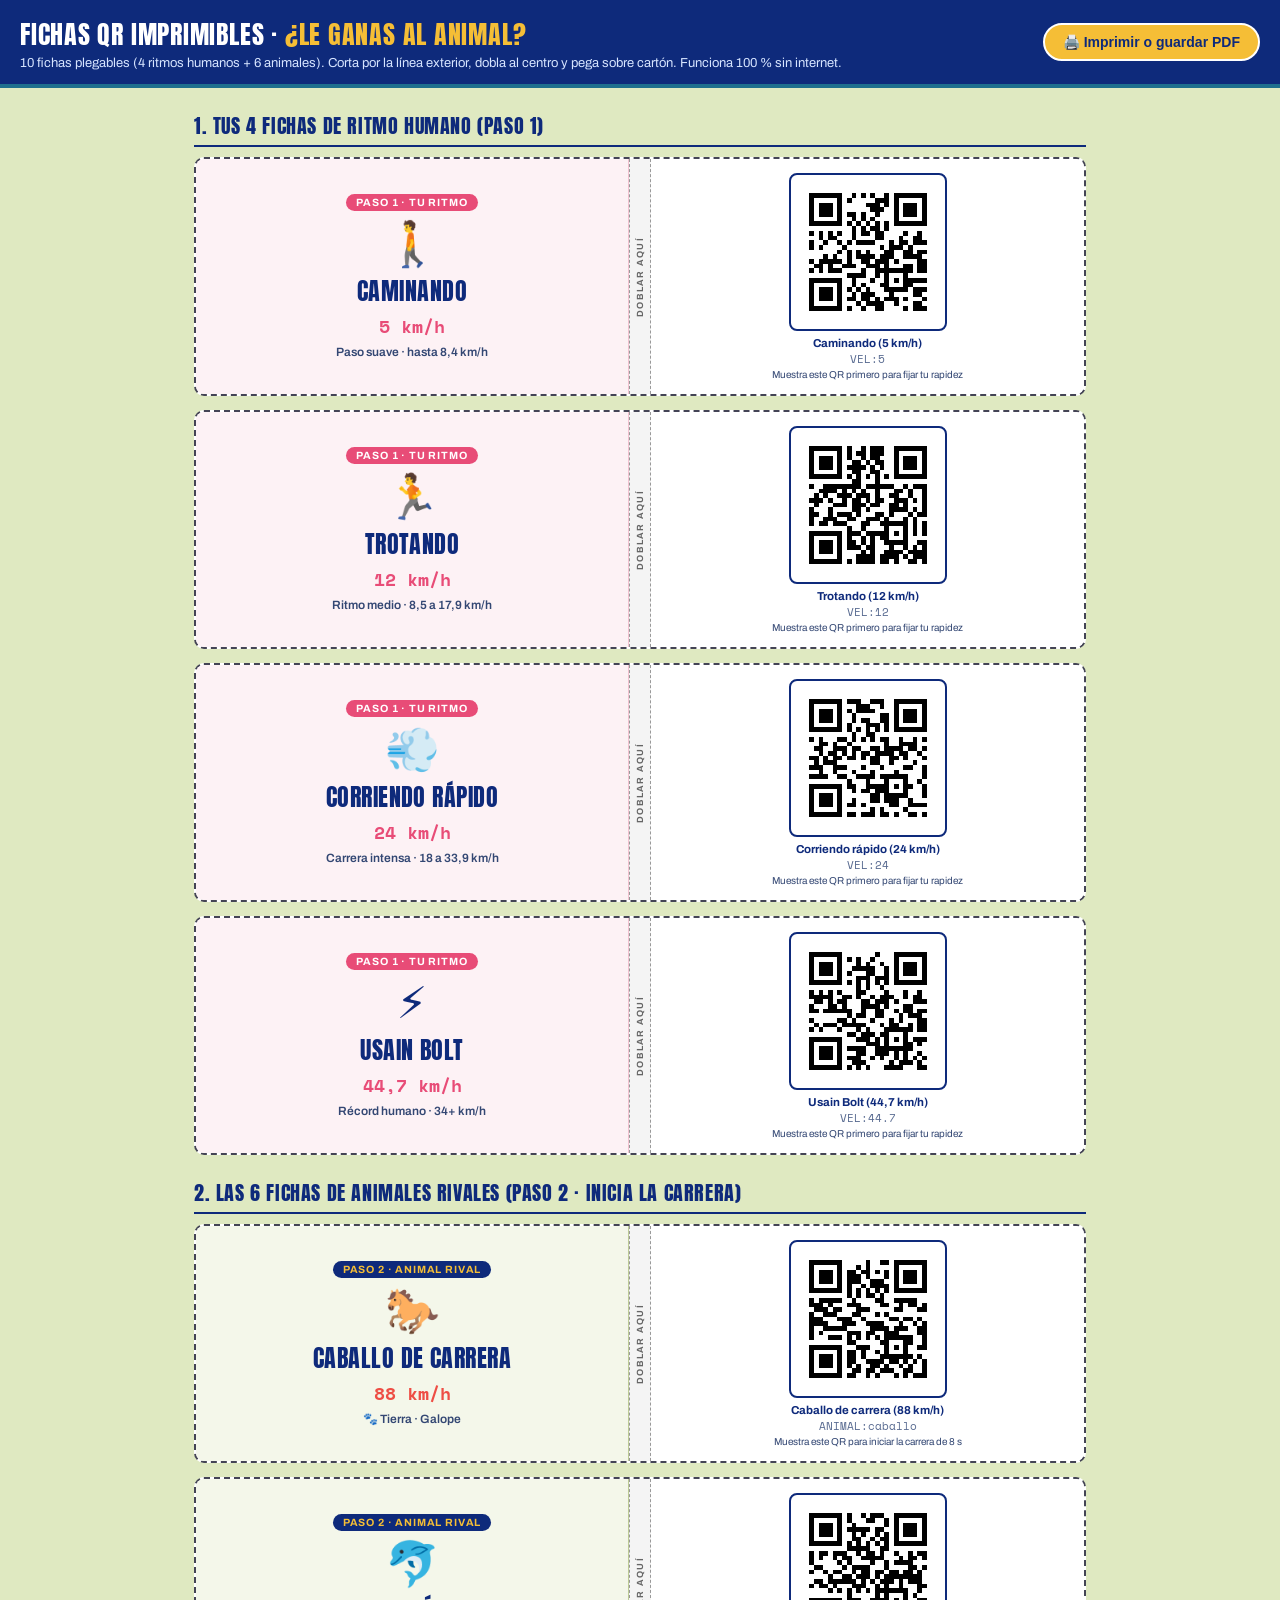
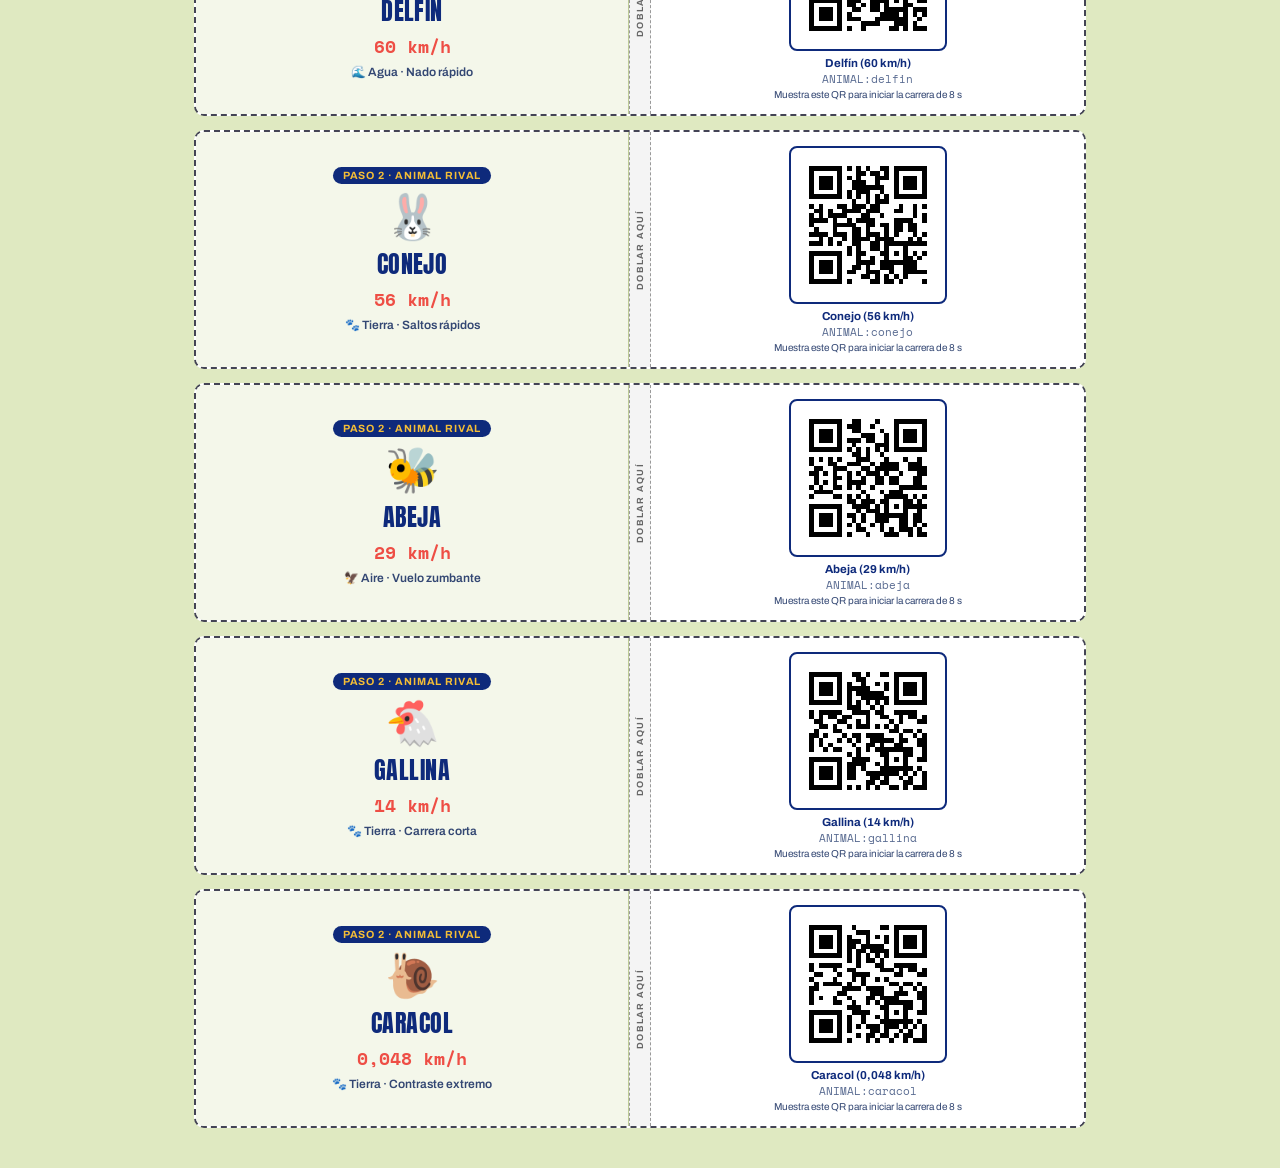
<file: e2/v4-sonidos-interaccion/fichas-qr-imprimir.html>
<!DOCTYPE html>
<html lang="es">
<head>
<meta charset="utf-8">
<meta name="viewport" content="width=device-width, initial-scale=1">
<title>Fichas QR imprimibles · ¿Le ganas al animal?</title>
<link rel="preconnect" href="https://fonts.googleapis.com">
<link rel="preconnect" href="https://fonts.gstatic.com" crossorigin>
<link href="https://fonts.googleapis.com/css2?family=Anton&family=Archivo:wght@400;600;700&family=Space+Mono:wght@400;700&display=swap" rel="stylesheet">
<style>
  :root{
    --navy:#0e2a7b;
    --cyan:#1e6f8e;
    --gold:#f5be36;
    --red:#ee4e45;
    --tu:#e84c77;
    --bg:#dfe9c1;
    --card:#f4f7ea;
    --line:#8ea162;
  }
  *{box-sizing:border-box}
  body{
    margin:0;
    background:var(--bg);
    color:var(--navy);
    font-family:"Archivo",system-ui,sans-serif;
  }
  .toolbar{
    background:var(--navy);
    color:#fff;
    padding:14px 20px;
    border-bottom:4px solid var(--cyan);
    display:flex;
    flex-wrap:wrap;
    align-items:center;
    justify-content:space-between;
    gap:12px;
  }
  .toolbar h1{
    margin:0;
    font-family:"Anton",Impact,sans-serif;
    font-weight:400;
    letter-spacing:.03em;
    font-size:26px;
    text-transform:uppercase;
  }
  .toolbar h1 em{font-style:normal;color:var(--gold)}
  .toolbar p{margin:2px 0 0;font-size:13px;color:#d6e4ff}
  .btn-print{
    background:var(--gold);
    color:var(--navy);
    border:2px solid #fff;
    border-radius:99px;
    padding:9px 18px;
    font-weight:700;
    font-size:14px;
    cursor:pointer;
  }
  .btn-print:hover{background:#ffd25a}
  .wrap{max-width:920px;margin:18px auto 40px;padding:0 14px}
  h2.seccion{
    font-family:"Anton",Impact,sans-serif;
    font-weight:400;
    letter-spacing:.03em;
    text-transform:uppercase;
    font-size:20px;
    margin:22px 0 10px;
    color:var(--navy);
    border-bottom:2px solid var(--navy);
    padding-bottom:4px;
  }
  .grid{
    display:grid;
    grid-template-columns:1fr;
    gap:14px;
  }
  .ficha{
    display:grid;
    grid-template-columns:1fr 22px 1fr;
    background:#fff;
    border:2px dashed #445;
    border-radius:10px;
    overflow:hidden;
    break-inside:avoid;
    page-break-inside:avoid;
  }
  .cara{
    padding:14px 16px;
    display:flex;
    flex-direction:column;
    align-items:center;
    justify-content:center;
    text-align:center;
    min-height:208px;
  }
  .ficha-humano .frente{
    background:#fdf2f5;
    border-right:1px solid #f2c2d0;
  }
  .ficha-animal .frente{
    background:var(--card);
    border-right:1px solid #bdcb96;
  }
  .badge{
    font-size:10.5px;
    font-weight:700;
    letter-spacing:.08em;
    text-transform:uppercase;
    padding:3px 10px;
    border-radius:99px;
    margin-bottom:8px;
  }
  .ficha-humano .badge{background:var(--tu);color:#fff}
  .ficha-animal .badge{background:var(--navy);color:var(--gold)}
  .emo{font-size:44px;line-height:1.05;margin:2px 0 6px}
  .titulo{
    margin:0;
    font-family:"Anton",Impact,sans-serif;
    font-weight:400;
    font-size:24px;
    letter-spacing:.02em;
    text-transform:uppercase;
    color:var(--navy);
  }
  .vel{
    margin-top:4px;
    font-family:"Space Mono",monospace;
    font-weight:700;
    font-size:18px;
    color:var(--red);
  }
  .ficha-humano .vel{color:var(--tu)}
  .sub{
    margin:6px 0 0;
    font-size:12px;
    color:#334773;
    font-weight:600;
  }
  .doblez{
    background:#f4f4f4;
    border-left:1px dashed #999;
    border-right:1px dashed #999;
    display:flex;
    align-items:center;
    justify-content:center;
  }
  .doblez span{
    writing-mode:vertical-rl;
    transform:rotate(180deg);
    font-size:9px;
    font-weight:700;
    letter-spacing:.14em;
    color:#666;
  }
  .reverso{
    background:#ffffff;
    gap:6px;
  }
  .qr-box{
    border:2px solid var(--navy);
    border-radius:8px;
    padding:4px;
    background:#fff;
    line-height:0;
  }
  .qr-meta{
    display:flex;
    flex-direction:column;
    gap:2px;
    font-size:11.5px;
    color:var(--navy);
  }
  .codigo{
    font-family:"Space Mono",monospace;
    font-size:10.5px;
    color:#596b91;
  }
  .qr-meta small{font-size:10px;color:#334773}
  .salto-pagina{break-before:page;page-break-before:always}
  @media print{
    body{background:#fff}
    .toolbar{display:none}
    .wrap{margin:0;max-width:none;padding:0}
    h2.seccion{margin-top:8px;font-size:16px}
    .ficha{border-color:#666}
  }
</style>
</head>
<body>
<div class="toolbar">
  <div>
    <h1>Fichas QR imprimibles · <em>¿Le ganas al animal?</em></h1>
    <p>10 fichas plegables (4 ritmos humanos + 6 animales). Corta por la línea exterior, dobla al centro y pega sobre cartón. Funciona 100 % sin internet.</p>
  </div>
  <button class="btn-print" type="button" onclick="window.print()">🖨️ Imprimir o guardar PDF</button>
</div>

<main class="wrap">
  <h2 class="seccion">1. Tus 4 fichas de ritmo humano (Paso 1)</h2>
  <div class="grid">
    
    <article class="ficha ficha-humano">
      <div class="cara frente">
        <span class="badge">PASO 1 · TU RITMO</span>
        <div class="emo" aria-hidden="true">🚶</div>
        <h3 class="titulo">Caminando</h3>
        <div class="vel">5 km/h</div>
        <p class="sub">Paso suave · hasta 8,4 km/h</p>
      </div>
      <div class="doblez" aria-hidden="true"><span>DOBLAR AQUÍ</span></div>
      <div class="cara reverso">
        <div class="qr-box"><svg xmlns="http://www.w3.org/2000/svg" viewBox="0 0 31 31" width="146" height="146" shape-rendering="crispEdges" role="img" aria-label="QR VEL:5"><rect width="31" height="31" fill="#ffffff"/><g fill="#000000"><rect x="3" y="3" width="1" height="1"/><rect x="4" y="3" width="1" height="1"/><rect x="5" y="3" width="1" height="1"/><rect x="6" y="3" width="1" height="1"/><rect x="7" y="3" width="1" height="1"/><rect x="8" y="3" width="1" height="1"/><rect x="9" y="3" width="1" height="1"/><rect x="12" y="3" width="1" height="1"/><rect x="14" y="3" width="1" height="1"/><rect x="16" y="3" width="1" height="1"/><rect x="19" y="3" width="1" height="1"/><rect x="21" y="3" width="1" height="1"/><rect x="22" y="3" width="1" height="1"/><rect x="23" y="3" width="1" height="1"/><rect x="24" y="3" width="1" height="1"/><rect x="25" y="3" width="1" height="1"/><rect x="26" y="3" width="1" height="1"/><rect x="27" y="3" width="1" height="1"/><rect x="3" y="4" width="1" height="1"/><rect x="9" y="4" width="1" height="1"/><rect x="11" y="4" width="1" height="1"/><rect x="17" y="4" width="1" height="1"/><rect x="18" y="4" width="1" height="1"/><rect x="19" y="4" width="1" height="1"/><rect x="21" y="4" width="1" height="1"/><rect x="27" y="4" width="1" height="1"/><rect x="3" y="5" width="1" height="1"/><rect x="5" y="5" width="1" height="1"/><rect x="6" y="5" width="1" height="1"/><rect x="7" y="5" width="1" height="1"/><rect x="9" y="5" width="1" height="1"/><rect x="15" y="5" width="1" height="1"/><rect x="16" y="5" width="1" height="1"/><rect x="17" y="5" width="1" height="1"/><rect x="19" y="5" width="1" height="1"/><rect x="21" y="5" width="1" height="1"/><rect x="23" y="5" width="1" height="1"/><rect x="24" y="5" width="1" height="1"/><rect x="25" y="5" width="1" height="1"/><rect x="27" y="5" width="1" height="1"/><rect x="3" y="6" width="1" height="1"/><rect x="5" y="6" width="1" height="1"/><rect x="6" y="6" width="1" height="1"/><rect x="7" y="6" width="1" height="1"/><rect x="9" y="6" width="1" height="1"/><rect x="16" y="6" width="1" height="1"/><rect x="17" y="6" width="1" height="1"/><rect x="18" y="6" width="1" height="1"/><rect x="21" y="6" width="1" height="1"/><rect x="23" y="6" width="1" height="1"/><rect x="24" y="6" width="1" height="1"/><rect x="25" y="6" width="1" height="1"/><rect x="27" y="6" width="1" height="1"/><rect x="3" y="7" width="1" height="1"/><rect x="5" y="7" width="1" height="1"/><rect x="6" y="7" width="1" height="1"/><rect x="7" y="7" width="1" height="1"/><rect x="9" y="7" width="1" height="1"/><rect x="11" y="7" width="1" height="1"/><rect x="12" y="7" width="1" height="1"/><rect x="14" y="7" width="1" height="1"/><rect x="17" y="7" width="1" height="1"/><rect x="21" y="7" width="1" height="1"/><rect x="23" y="7" width="1" height="1"/><rect x="24" y="7" width="1" height="1"/><rect x="25" y="7" width="1" height="1"/><rect x="27" y="7" width="1" height="1"/><rect x="3" y="8" width="1" height="1"/><rect x="9" y="8" width="1" height="1"/><rect x="12" y="8" width="1" height="1"/><rect x="14" y="8" width="1" height="1"/><rect x="16" y="8" width="1" height="1"/><rect x="21" y="8" width="1" height="1"/><rect x="27" y="8" width="1" height="1"/><rect x="3" y="9" width="1" height="1"/><rect x="4" y="9" width="1" height="1"/><rect x="5" y="9" width="1" height="1"/><rect x="6" y="9" width="1" height="1"/><rect x="7" y="9" width="1" height="1"/><rect x="8" y="9" width="1" height="1"/><rect x="9" y="9" width="1" height="1"/><rect x="11" y="9" width="1" height="1"/><rect x="13" y="9" width="1" height="1"/><rect x="15" y="9" width="1" height="1"/><rect x="17" y="9" width="1" height="1"/><rect x="19" y="9" width="1" height="1"/><rect x="21" y="9" width="1" height="1"/><rect x="22" y="9" width="1" height="1"/><rect x="23" y="9" width="1" height="1"/><rect x="24" y="9" width="1" height="1"/><rect x="25" y="9" width="1" height="1"/><rect x="26" y="9" width="1" height="1"/><rect x="27" y="9" width="1" height="1"/><rect x="12" y="10" width="1" height="1"/><rect x="14" y="10" width="1" height="1"/><rect x="16" y="10" width="1" height="1"/><rect x="17" y="10" width="1" height="1"/><rect x="19" y="10" width="1" height="1"/><rect x="3" y="11" width="1" height="1"/><rect x="5" y="11" width="1" height="1"/><rect x="7" y="11" width="1" height="1"/><rect x="9" y="11" width="1" height="1"/><rect x="12" y="11" width="1" height="1"/><rect x="14" y="11" width="1" height="1"/><rect x="15" y="11" width="1" height="1"/><rect x="17" y="11" width="1" height="1"/><rect x="18" y="11" width="1" height="1"/><rect x="23" y="11" width="1" height="1"/><rect x="26" y="11" width="1" height="1"/><rect x="5" y="12" width="1" height="1"/><rect x="7" y="12" width="1" height="1"/><rect x="8" y="12" width="1" height="1"/><rect x="12" y="12" width="1" height="1"/><rect x="17" y="12" width="1" height="1"/><rect x="18" y="12" width="1" height="1"/><rect x="22" y="12" width="1" height="1"/><rect x="25" y="12" width="1" height="1"/><rect x="26" y="12" width="1" height="1"/><rect x="3" y="13" width="1" height="1"/><rect x="6" y="13" width="1" height="1"/><rect x="9" y="13" width="1" height="1"/><rect x="11" y="13" width="1" height="1"/><rect x="13" y="13" width="1" height="1"/><rect x="14" y="13" width="1" height="1"/><rect x="15" y="13" width="1" height="1"/><rect x="16" y="13" width="1" height="1"/><rect x="20" y="13" width="1" height="1"/><rect x="22" y="13" width="1" height="1"/><rect x="23" y="13" width="1" height="1"/><rect x="25" y="13" width="1" height="1"/><rect x="26" y="13" width="1" height="1"/><rect x="27" y="13" width="1" height="1"/><rect x="3" y="14" width="1" height="1"/><rect x="5" y="14" width="1" height="1"/><rect x="10" y="14" width="1" height="1"/><rect x="18" y="14" width="1" height="1"/><rect x="20" y="14" width="1" height="1"/><rect x="21" y="14" width="1" height="1"/><rect x="22" y="14" width="1" height="1"/><rect x="24" y="14" width="1" height="1"/><rect x="9" y="15" width="1" height="1"/><rect x="11" y="15" width="1" height="1"/><rect x="13" y="15" width="1" height="1"/><rect x="15" y="15" width="1" height="1"/><rect x="19" y="15" width="1" height="1"/><rect x="20" y="15" width="1" height="1"/><rect x="23" y="15" width="1" height="1"/><rect x="24" y="15" width="1" height="1"/><rect x="26" y="15" width="1" height="1"/><rect x="27" y="15" width="1" height="1"/><rect x="6" y="16" width="1" height="1"/><rect x="8" y="16" width="1" height="1"/><rect x="11" y="16" width="1" height="1"/><rect x="13" y="16" width="1" height="1"/><rect x="14" y="16" width="1" height="1"/><rect x="15" y="16" width="1" height="1"/><rect x="16" y="16" width="1" height="1"/><rect x="18" y="16" width="1" height="1"/><rect x="19" y="16" width="1" height="1"/><rect x="20" y="16" width="1" height="1"/><rect x="23" y="16" width="1" height="1"/><rect x="24" y="16" width="1" height="1"/><rect x="25" y="16" width="1" height="1"/><rect x="26" y="16" width="1" height="1"/><rect x="3" y="17" width="1" height="1"/><rect x="5" y="17" width="1" height="1"/><rect x="6" y="17" width="1" height="1"/><rect x="7" y="17" width="1" height="1"/><rect x="8" y="17" width="1" height="1"/><rect x="9" y="17" width="1" height="1"/><rect x="11" y="17" width="1" height="1"/><rect x="14" y="17" width="1" height="1"/><rect x="15" y="17" width="1" height="1"/><rect x="17" y="17" width="1" height="1"/><rect x="18" y="17" width="1" height="1"/><rect x="19" y="17" width="1" height="1"/><rect x="21" y="17" width="1" height="1"/><rect x="26" y="17" width="1" height="1"/><rect x="27" y="17" width="1" height="1"/><rect x="4" y="18" width="1" height="1"/><rect x="5" y="18" width="1" height="1"/><rect x="7" y="18" width="1" height="1"/><rect x="10" y="18" width="1" height="1"/><rect x="11" y="18" width="1" height="1"/><rect x="12" y="18" width="1" height="1"/><rect x="15" y="18" width="1" height="1"/><rect x="16" y="18" width="1" height="1"/><rect x="17" y="18" width="1" height="1"/><rect x="19" y="18" width="1" height="1"/><rect x="23" y="18" width="1" height="1"/><rect x="24" y="18" width="1" height="1"/><rect x="26" y="18" width="1" height="1"/><rect x="27" y="18" width="1" height="1"/><rect x="3" y="19" width="1" height="1"/><rect x="5" y="19" width="1" height="1"/><rect x="7" y="19" width="1" height="1"/><rect x="8" y="19" width="1" height="1"/><rect x="9" y="19" width="1" height="1"/><rect x="14" y="19" width="1" height="1"/><rect x="17" y="19" width="1" height="1"/><rect x="18" y="19" width="1" height="1"/><rect x="19" y="19" width="1" height="1"/><rect x="20" y="19" width="1" height="1"/><rect x="21" y="19" width="1" height="1"/><rect x="22" y="19" width="1" height="1"/><rect x="23" y="19" width="1" height="1"/><rect x="24" y="19" width="1" height="1"/><rect x="26" y="19" width="1" height="1"/><rect x="27" y="19" width="1" height="1"/><rect x="11" y="20" width="1" height="1"/><rect x="12" y="20" width="1" height="1"/><rect x="13" y="20" width="1" height="1"/><rect x="14" y="20" width="1" height="1"/><rect x="17" y="20" width="1" height="1"/><rect x="19" y="20" width="1" height="1"/><rect x="23" y="20" width="1" height="1"/><rect x="3" y="21" width="1" height="1"/><rect x="4" y="21" width="1" height="1"/><rect x="5" y="21" width="1" height="1"/><rect x="6" y="21" width="1" height="1"/><rect x="7" y="21" width="1" height="1"/><rect x="8" y="21" width="1" height="1"/><rect x="9" y="21" width="1" height="1"/><rect x="12" y="21" width="1" height="1"/><rect x="16" y="21" width="1" height="1"/><rect x="19" y="21" width="1" height="1"/><rect x="21" y="21" width="1" height="1"/><rect x="23" y="21" width="1" height="1"/><rect x="24" y="21" width="1" height="1"/><rect x="25" y="21" width="1" height="1"/><rect x="26" y="21" width="1" height="1"/><rect x="27" y="21" width="1" height="1"/><rect x="3" y="22" width="1" height="1"/><rect x="9" y="22" width="1" height="1"/><rect x="12" y="22" width="1" height="1"/><rect x="14" y="22" width="1" height="1"/><rect x="18" y="22" width="1" height="1"/><rect x="19" y="22" width="1" height="1"/><rect x="23" y="22" width="1" height="1"/><rect x="24" y="22" width="1" height="1"/><rect x="3" y="23" width="1" height="1"/><rect x="5" y="23" width="1" height="1"/><rect x="6" y="23" width="1" height="1"/><rect x="7" y="23" width="1" height="1"/><rect x="9" y="23" width="1" height="1"/><rect x="11" y="23" width="1" height="1"/><rect x="13" y="23" width="1" height="1"/><rect x="15" y="23" width="1" height="1"/><rect x="19" y="23" width="1" height="1"/><rect x="20" y="23" width="1" height="1"/><rect x="21" y="23" width="1" height="1"/><rect x="22" y="23" width="1" height="1"/><rect x="23" y="23" width="1" height="1"/><rect x="25" y="23" width="1" height="1"/><rect x="26" y="23" width="1" height="1"/><rect x="27" y="23" width="1" height="1"/><rect x="3" y="24" width="1" height="1"/><rect x="5" y="24" width="1" height="1"/><rect x="6" y="24" width="1" height="1"/><rect x="7" y="24" width="1" height="1"/><rect x="9" y="24" width="1" height="1"/><rect x="12" y="24" width="1" height="1"/><rect x="14" y="24" width="1" height="1"/><rect x="15" y="24" width="1" height="1"/><rect x="16" y="24" width="1" height="1"/><rect x="20" y="24" width="1" height="1"/><rect x="25" y="24" width="1" height="1"/><rect x="26" y="24" width="1" height="1"/><rect x="3" y="25" width="1" height="1"/><rect x="5" y="25" width="1" height="1"/><rect x="6" y="25" width="1" height="1"/><rect x="7" y="25" width="1" height="1"/><rect x="9" y="25" width="1" height="1"/><rect x="11" y="25" width="1" height="1"/><rect x="12" y="25" width="1" height="1"/><rect x="14" y="25" width="1" height="1"/><rect x="15" y="25" width="1" height="1"/><rect x="17" y="25" width="1" height="1"/><rect x="19" y="25" width="1" height="1"/><rect x="20" y="25" width="1" height="1"/><rect x="21" y="25" width="1" height="1"/><rect x="23" y="25" width="1" height="1"/><rect x="27" y="25" width="1" height="1"/><rect x="3" y="26" width="1" height="1"/><rect x="9" y="26" width="1" height="1"/><rect x="13" y="26" width="1" height="1"/><rect x="15" y="26" width="1" height="1"/><rect x="16" y="26" width="1" height="1"/><rect x="17" y="26" width="1" height="1"/><rect x="18" y="26" width="1" height="1"/><rect x="21" y="26" width="1" height="1"/><rect x="25" y="26" width="1" height="1"/><rect x="26" y="26" width="1" height="1"/><rect x="3" y="27" width="1" height="1"/><rect x="4" y="27" width="1" height="1"/><rect x="5" y="27" width="1" height="1"/><rect x="6" y="27" width="1" height="1"/><rect x="7" y="27" width="1" height="1"/><rect x="8" y="27" width="1" height="1"/><rect x="9" y="27" width="1" height="1"/><rect x="11" y="27" width="1" height="1"/><rect x="14" y="27" width="1" height="1"/><rect x="17" y="27" width="1" height="1"/><rect x="18" y="27" width="1" height="1"/><rect x="23" y="27" width="1" height="1"/><rect x="25" y="27" width="1" height="1"/><rect x="26" y="27" width="1" height="1"/><rect x="27" y="27" width="1" height="1"/></g></svg></div>
        <div class="qr-meta">
          <strong>Caminando (5 km/h)</strong>
          <span class="codigo">VEL:5</span>
          <small>Muestra este QR primero para fijar tu rapidez</small>
        </div>
      </div>
    </article>

    <article class="ficha ficha-humano">
      <div class="cara frente">
        <span class="badge">PASO 1 · TU RITMO</span>
        <div class="emo" aria-hidden="true">🏃</div>
        <h3 class="titulo">Trotando</h3>
        <div class="vel">12 km/h</div>
        <p class="sub">Ritmo medio · 8,5 a 17,9 km/h</p>
      </div>
      <div class="doblez" aria-hidden="true"><span>DOBLAR AQUÍ</span></div>
      <div class="cara reverso">
        <div class="qr-box"><svg xmlns="http://www.w3.org/2000/svg" viewBox="0 0 31 31" width="146" height="146" shape-rendering="crispEdges" role="img" aria-label="QR VEL:12"><rect width="31" height="31" fill="#ffffff"/><g fill="#000000"><rect x="3" y="3" width="1" height="1"/><rect x="4" y="3" width="1" height="1"/><rect x="5" y="3" width="1" height="1"/><rect x="6" y="3" width="1" height="1"/><rect x="7" y="3" width="1" height="1"/><rect x="8" y="3" width="1" height="1"/><rect x="9" y="3" width="1" height="1"/><rect x="11" y="3" width="1" height="1"/><rect x="14" y="3" width="1" height="1"/><rect x="16" y="3" width="1" height="1"/><rect x="17" y="3" width="1" height="1"/><rect x="18" y="3" width="1" height="1"/><rect x="21" y="3" width="1" height="1"/><rect x="22" y="3" width="1" height="1"/><rect x="23" y="3" width="1" height="1"/><rect x="24" y="3" width="1" height="1"/><rect x="25" y="3" width="1" height="1"/><rect x="26" y="3" width="1" height="1"/><rect x="27" y="3" width="1" height="1"/><rect x="3" y="4" width="1" height="1"/><rect x="9" y="4" width="1" height="1"/><rect x="11" y="4" width="1" height="1"/><rect x="13" y="4" width="1" height="1"/><rect x="14" y="4" width="1" height="1"/><rect x="16" y="4" width="1" height="1"/><rect x="17" y="4" width="1" height="1"/><rect x="18" y="4" width="1" height="1"/><rect x="21" y="4" width="1" height="1"/><rect x="27" y="4" width="1" height="1"/><rect x="3" y="5" width="1" height="1"/><rect x="5" y="5" width="1" height="1"/><rect x="6" y="5" width="1" height="1"/><rect x="7" y="5" width="1" height="1"/><rect x="9" y="5" width="1" height="1"/><rect x="11" y="5" width="1" height="1"/><rect x="14" y="5" width="1" height="1"/><rect x="16" y="5" width="1" height="1"/><rect x="17" y="5" width="1" height="1"/><rect x="21" y="5" width="1" height="1"/><rect x="23" y="5" width="1" height="1"/><rect x="24" y="5" width="1" height="1"/><rect x="25" y="5" width="1" height="1"/><rect x="27" y="5" width="1" height="1"/><rect x="3" y="6" width="1" height="1"/><rect x="5" y="6" width="1" height="1"/><rect x="6" y="6" width="1" height="1"/><rect x="7" y="6" width="1" height="1"/><rect x="9" y="6" width="1" height="1"/><rect x="12" y="6" width="1" height="1"/><rect x="13" y="6" width="1" height="1"/><rect x="15" y="6" width="1" height="1"/><rect x="17" y="6" width="1" height="1"/><rect x="18" y="6" width="1" height="1"/><rect x="21" y="6" width="1" height="1"/><rect x="23" y="6" width="1" height="1"/><rect x="24" y="6" width="1" height="1"/><rect x="25" y="6" width="1" height="1"/><rect x="27" y="6" width="1" height="1"/><rect x="3" y="7" width="1" height="1"/><rect x="5" y="7" width="1" height="1"/><rect x="6" y="7" width="1" height="1"/><rect x="7" y="7" width="1" height="1"/><rect x="9" y="7" width="1" height="1"/><rect x="11" y="7" width="1" height="1"/><rect x="12" y="7" width="1" height="1"/><rect x="13" y="7" width="1" height="1"/><rect x="14" y="7" width="1" height="1"/><rect x="16" y="7" width="1" height="1"/><rect x="18" y="7" width="1" height="1"/><rect x="21" y="7" width="1" height="1"/><rect x="23" y="7" width="1" height="1"/><rect x="24" y="7" width="1" height="1"/><rect x="25" y="7" width="1" height="1"/><rect x="27" y="7" width="1" height="1"/><rect x="3" y="8" width="1" height="1"/><rect x="9" y="8" width="1" height="1"/><rect x="12" y="8" width="1" height="1"/><rect x="13" y="8" width="1" height="1"/><rect x="16" y="8" width="1" height="1"/><rect x="17" y="8" width="1" height="1"/><rect x="21" y="8" width="1" height="1"/><rect x="27" y="8" width="1" height="1"/><rect x="3" y="9" width="1" height="1"/><rect x="4" y="9" width="1" height="1"/><rect x="5" y="9" width="1" height="1"/><rect x="6" y="9" width="1" height="1"/><rect x="7" y="9" width="1" height="1"/><rect x="8" y="9" width="1" height="1"/><rect x="9" y="9" width="1" height="1"/><rect x="11" y="9" width="1" height="1"/><rect x="13" y="9" width="1" height="1"/><rect x="15" y="9" width="1" height="1"/><rect x="17" y="9" width="1" height="1"/><rect x="19" y="9" width="1" height="1"/><rect x="21" y="9" width="1" height="1"/><rect x="22" y="9" width="1" height="1"/><rect x="23" y="9" width="1" height="1"/><rect x="24" y="9" width="1" height="1"/><rect x="25" y="9" width="1" height="1"/><rect x="26" y="9" width="1" height="1"/><rect x="27" y="9" width="1" height="1"/><rect x="12" y="10" width="1" height="1"/><rect x="13" y="10" width="1" height="1"/><rect x="17" y="10" width="1" height="1"/><rect x="3" y="11" width="1" height="1"/><rect x="6" y="11" width="1" height="1"/><rect x="7" y="11" width="1" height="1"/><rect x="8" y="11" width="1" height="1"/><rect x="9" y="11" width="1" height="1"/><rect x="10" y="11" width="1" height="1"/><rect x="11" y="11" width="1" height="1"/><rect x="12" y="11" width="1" height="1"/><rect x="13" y="11" width="1" height="1"/><rect x="15" y="11" width="1" height="1"/><rect x="16" y="11" width="1" height="1"/><rect x="17" y="11" width="1" height="1"/><rect x="18" y="11" width="1" height="1"/><rect x="19" y="11" width="1" height="1"/><rect x="20" y="11" width="1" height="1"/><rect x="23" y="11" width="1" height="1"/><rect x="25" y="11" width="1" height="1"/><rect x="26" y="11" width="1" height="1"/><rect x="27" y="11" width="1" height="1"/><rect x="5" y="12" width="1" height="1"/><rect x="6" y="12" width="1" height="1"/><rect x="7" y="12" width="1" height="1"/><rect x="8" y="12" width="1" height="1"/><rect x="10" y="12" width="1" height="1"/><rect x="12" y="12" width="1" height="1"/><rect x="14" y="12" width="1" height="1"/><rect x="17" y="12" width="1" height="1"/><rect x="21" y="12" width="1" height="1"/><rect x="22" y="12" width="1" height="1"/><rect x="24" y="12" width="1" height="1"/><rect x="27" y="12" width="1" height="1"/><rect x="4" y="13" width="1" height="1"/><rect x="6" y="13" width="1" height="1"/><rect x="9" y="13" width="1" height="1"/><rect x="10" y="13" width="1" height="1"/><rect x="11" y="13" width="1" height="1"/><rect x="13" y="13" width="1" height="1"/><rect x="14" y="13" width="1" height="1"/><rect x="15" y="13" width="1" height="1"/><rect x="17" y="13" width="1" height="1"/><rect x="20" y="13" width="1" height="1"/><rect x="21" y="13" width="1" height="1"/><rect x="24" y="13" width="1" height="1"/><rect x="27" y="13" width="1" height="1"/><rect x="3" y="14" width="1" height="1"/><rect x="4" y="14" width="1" height="1"/><rect x="5" y="14" width="1" height="1"/><rect x="7" y="14" width="1" height="1"/><rect x="10" y="14" width="1" height="1"/><rect x="12" y="14" width="1" height="1"/><rect x="13" y="14" width="1" height="1"/><rect x="15" y="14" width="1" height="1"/><rect x="17" y="14" width="1" height="1"/><rect x="18" y="14" width="1" height="1"/><rect x="21" y="14" width="1" height="1"/><rect x="22" y="14" width="1" height="1"/><rect x="23" y="14" width="1" height="1"/><rect x="25" y="14" width="1" height="1"/><rect x="27" y="14" width="1" height="1"/><rect x="4" y="15" width="1" height="1"/><rect x="8" y="15" width="1" height="1"/><rect x="9" y="15" width="1" height="1"/><rect x="10" y="15" width="1" height="1"/><rect x="12" y="15" width="1" height="1"/><rect x="13" y="15" width="1" height="1"/><rect x="14" y="15" width="1" height="1"/><rect x="16" y="15" width="1" height="1"/><rect x="17" y="15" width="1" height="1"/><rect x="20" y="15" width="1" height="1"/><rect x="21" y="15" width="1" height="1"/><rect x="23" y="15" width="1" height="1"/><rect x="27" y="15" width="1" height="1"/><rect x="3" y="16" width="1" height="1"/><rect x="7" y="16" width="1" height="1"/><rect x="12" y="16" width="1" height="1"/><rect x="13" y="16" width="1" height="1"/><rect x="15" y="16" width="1" height="1"/><rect x="20" y="16" width="1" height="1"/><rect x="21" y="16" width="1" height="1"/><rect x="22" y="16" width="1" height="1"/><rect x="23" y="16" width="1" height="1"/><rect x="25" y="16" width="1" height="1"/><rect x="27" y="16" width="1" height="1"/><rect x="3" y="17" width="1" height="1"/><rect x="4" y="17" width="1" height="1"/><rect x="7" y="17" width="1" height="1"/><rect x="9" y="17" width="1" height="1"/><rect x="10" y="17" width="1" height="1"/><rect x="11" y="17" width="1" height="1"/><rect x="13" y="17" width="1" height="1"/><rect x="17" y="17" width="1" height="1"/><rect x="18" y="17" width="1" height="1"/><rect x="20" y="17" width="1" height="1"/><rect x="24" y="17" width="1" height="1"/><rect x="26" y="17" width="1" height="1"/><rect x="27" y="17" width="1" height="1"/><rect x="3" y="18" width="1" height="1"/><rect x="6" y="18" width="1" height="1"/><rect x="7" y="18" width="1" height="1"/><rect x="8" y="18" width="1" height="1"/><rect x="11" y="18" width="1" height="1"/><rect x="12" y="18" width="1" height="1"/><rect x="15" y="18" width="1" height="1"/><rect x="16" y="18" width="1" height="1"/><rect x="17" y="18" width="1" height="1"/><rect x="19" y="18" width="1" height="1"/><rect x="23" y="18" width="1" height="1"/><rect x="25" y="18" width="1" height="1"/><rect x="3" y="19" width="1" height="1"/><rect x="5" y="19" width="1" height="1"/><rect x="6" y="19" width="1" height="1"/><rect x="8" y="19" width="1" height="1"/><rect x="9" y="19" width="1" height="1"/><rect x="10" y="19" width="1" height="1"/><rect x="14" y="19" width="1" height="1"/><rect x="15" y="19" width="1" height="1"/><rect x="18" y="19" width="1" height="1"/><rect x="19" y="19" width="1" height="1"/><rect x="20" y="19" width="1" height="1"/><rect x="21" y="19" width="1" height="1"/><rect x="22" y="19" width="1" height="1"/><rect x="23" y="19" width="1" height="1"/><rect x="25" y="19" width="1" height="1"/><rect x="27" y="19" width="1" height="1"/><rect x="11" y="20" width="1" height="1"/><rect x="14" y="20" width="1" height="1"/><rect x="19" y="20" width="1" height="1"/><rect x="23" y="20" width="1" height="1"/><rect x="25" y="20" width="1" height="1"/><rect x="27" y="20" width="1" height="1"/><rect x="3" y="21" width="1" height="1"/><rect x="4" y="21" width="1" height="1"/><rect x="5" y="21" width="1" height="1"/><rect x="6" y="21" width="1" height="1"/><rect x="7" y="21" width="1" height="1"/><rect x="8" y="21" width="1" height="1"/><rect x="9" y="21" width="1" height="1"/><rect x="11" y="21" width="1" height="1"/><rect x="12" y="21" width="1" height="1"/><rect x="13" y="21" width="1" height="1"/><rect x="15" y="21" width="1" height="1"/><rect x="16" y="21" width="1" height="1"/><rect x="17" y="21" width="1" height="1"/><rect x="18" y="21" width="1" height="1"/><rect x="19" y="21" width="1" height="1"/><rect x="21" y="21" width="1" height="1"/><rect x="23" y="21" width="1" height="1"/><rect x="25" y="21" width="1" height="1"/><rect x="27" y="21" width="1" height="1"/><rect x="3" y="22" width="1" height="1"/><rect x="9" y="22" width="1" height="1"/><rect x="11" y="22" width="1" height="1"/><rect x="14" y="22" width="1" height="1"/><rect x="16" y="22" width="1" height="1"/><rect x="18" y="22" width="1" height="1"/><rect x="19" y="22" width="1" height="1"/><rect x="23" y="22" width="1" height="1"/><rect x="3" y="23" width="1" height="1"/><rect x="5" y="23" width="1" height="1"/><rect x="6" y="23" width="1" height="1"/><rect x="7" y="23" width="1" height="1"/><rect x="9" y="23" width="1" height="1"/><rect x="11" y="23" width="1" height="1"/><rect x="12" y="23" width="1" height="1"/><rect x="14" y="23" width="1" height="1"/><rect x="16" y="23" width="1" height="1"/><rect x="19" y="23" width="1" height="1"/><rect x="20" y="23" width="1" height="1"/><rect x="21" y="23" width="1" height="1"/><rect x="22" y="23" width="1" height="1"/><rect x="23" y="23" width="1" height="1"/><rect x="26" y="23" width="1" height="1"/><rect x="27" y="23" width="1" height="1"/><rect x="3" y="24" width="1" height="1"/><rect x="5" y="24" width="1" height="1"/><rect x="6" y="24" width="1" height="1"/><rect x="7" y="24" width="1" height="1"/><rect x="9" y="24" width="1" height="1"/><rect x="11" y="24" width="1" height="1"/><rect x="12" y="24" width="1" height="1"/><rect x="13" y="24" width="1" height="1"/><rect x="15" y="24" width="1" height="1"/><rect x="16" y="24" width="1" height="1"/><rect x="20" y="24" width="1" height="1"/><rect x="23" y="24" width="1" height="1"/><rect x="25" y="24" width="1" height="1"/><rect x="27" y="24" width="1" height="1"/><rect x="3" y="25" width="1" height="1"/><rect x="5" y="25" width="1" height="1"/><rect x="6" y="25" width="1" height="1"/><rect x="7" y="25" width="1" height="1"/><rect x="9" y="25" width="1" height="1"/><rect x="14" y="25" width="1" height="1"/><rect x="16" y="25" width="1" height="1"/><rect x="19" y="25" width="1" height="1"/><rect x="20" y="25" width="1" height="1"/><rect x="21" y="25" width="1" height="1"/><rect x="22" y="25" width="1" height="1"/><rect x="24" y="25" width="1" height="1"/><rect x="25" y="25" width="1" height="1"/><rect x="26" y="25" width="1" height="1"/><rect x="27" y="25" width="1" height="1"/><rect x="3" y="26" width="1" height="1"/><rect x="9" y="26" width="1" height="1"/><rect x="13" y="26" width="1" height="1"/><rect x="14" y="26" width="1" height="1"/><rect x="15" y="26" width="1" height="1"/><rect x="16" y="26" width="1" height="1"/><rect x="18" y="26" width="1" height="1"/><rect x="19" y="26" width="1" height="1"/><rect x="20" y="26" width="1" height="1"/><rect x="21" y="26" width="1" height="1"/><rect x="23" y="26" width="1" height="1"/><rect x="25" y="26" width="1" height="1"/><rect x="26" y="26" width="1" height="1"/><rect x="27" y="26" width="1" height="1"/><rect x="3" y="27" width="1" height="1"/><rect x="4" y="27" width="1" height="1"/><rect x="5" y="27" width="1" height="1"/><rect x="6" y="27" width="1" height="1"/><rect x="7" y="27" width="1" height="1"/><rect x="8" y="27" width="1" height="1"/><rect x="9" y="27" width="1" height="1"/><rect x="11" y="27" width="1" height="1"/><rect x="13" y="27" width="1" height="1"/><rect x="14" y="27" width="1" height="1"/><rect x="15" y="27" width="1" height="1"/><rect x="16" y="27" width="1" height="1"/><rect x="18" y="27" width="1" height="1"/><rect x="19" y="27" width="1" height="1"/><rect x="21" y="27" width="1" height="1"/><rect x="24" y="27" width="1" height="1"/><rect x="25" y="27" width="1" height="1"/><rect x="27" y="27" width="1" height="1"/></g></svg></div>
        <div class="qr-meta">
          <strong>Trotando (12 km/h)</strong>
          <span class="codigo">VEL:12</span>
          <small>Muestra este QR primero para fijar tu rapidez</small>
        </div>
      </div>
    </article>

    <article class="ficha ficha-humano">
      <div class="cara frente">
        <span class="badge">PASO 1 · TU RITMO</span>
        <div class="emo" aria-hidden="true">💨</div>
        <h3 class="titulo">Corriendo rápido</h3>
        <div class="vel">24 km/h</div>
        <p class="sub">Carrera intensa · 18 a 33,9 km/h</p>
      </div>
      <div class="doblez" aria-hidden="true"><span>DOBLAR AQUÍ</span></div>
      <div class="cara reverso">
        <div class="qr-box"><svg xmlns="http://www.w3.org/2000/svg" viewBox="0 0 31 31" width="146" height="146" shape-rendering="crispEdges" role="img" aria-label="QR VEL:24"><rect width="31" height="31" fill="#ffffff"/><g fill="#000000"><rect x="3" y="3" width="1" height="1"/><rect x="4" y="3" width="1" height="1"/><rect x="5" y="3" width="1" height="1"/><rect x="6" y="3" width="1" height="1"/><rect x="7" y="3" width="1" height="1"/><rect x="8" y="3" width="1" height="1"/><rect x="9" y="3" width="1" height="1"/><rect x="11" y="3" width="1" height="1"/><rect x="12" y="3" width="1" height="1"/><rect x="13" y="3" width="1" height="1"/><rect x="16" y="3" width="1" height="1"/><rect x="17" y="3" width="1" height="1"/><rect x="18" y="3" width="1" height="1"/><rect x="21" y="3" width="1" height="1"/><rect x="22" y="3" width="1" height="1"/><rect x="23" y="3" width="1" height="1"/><rect x="24" y="3" width="1" height="1"/><rect x="25" y="3" width="1" height="1"/><rect x="26" y="3" width="1" height="1"/><rect x="27" y="3" width="1" height="1"/><rect x="3" y="4" width="1" height="1"/><rect x="9" y="4" width="1" height="1"/><rect x="13" y="4" width="1" height="1"/><rect x="14" y="4" width="1" height="1"/><rect x="15" y="4" width="1" height="1"/><rect x="18" y="4" width="1" height="1"/><rect x="21" y="4" width="1" height="1"/><rect x="27" y="4" width="1" height="1"/><rect x="3" y="5" width="1" height="1"/><rect x="5" y="5" width="1" height="1"/><rect x="6" y="5" width="1" height="1"/><rect x="7" y="5" width="1" height="1"/><rect x="9" y="5" width="1" height="1"/><rect x="11" y="5" width="1" height="1"/><rect x="13" y="5" width="1" height="1"/><rect x="14" y="5" width="1" height="1"/><rect x="15" y="5" width="1" height="1"/><rect x="16" y="5" width="1" height="1"/><rect x="21" y="5" width="1" height="1"/><rect x="23" y="5" width="1" height="1"/><rect x="24" y="5" width="1" height="1"/><rect x="25" y="5" width="1" height="1"/><rect x="27" y="5" width="1" height="1"/><rect x="3" y="6" width="1" height="1"/><rect x="5" y="6" width="1" height="1"/><rect x="6" y="6" width="1" height="1"/><rect x="7" y="6" width="1" height="1"/><rect x="9" y="6" width="1" height="1"/><rect x="12" y="6" width="1" height="1"/><rect x="18" y="6" width="1" height="1"/><rect x="19" y="6" width="1" height="1"/><rect x="21" y="6" width="1" height="1"/><rect x="23" y="6" width="1" height="1"/><rect x="24" y="6" width="1" height="1"/><rect x="25" y="6" width="1" height="1"/><rect x="27" y="6" width="1" height="1"/><rect x="3" y="7" width="1" height="1"/><rect x="5" y="7" width="1" height="1"/><rect x="6" y="7" width="1" height="1"/><rect x="7" y="7" width="1" height="1"/><rect x="9" y="7" width="1" height="1"/><rect x="12" y="7" width="1" height="1"/><rect x="14" y="7" width="1" height="1"/><rect x="15" y="7" width="1" height="1"/><rect x="18" y="7" width="1" height="1"/><rect x="19" y="7" width="1" height="1"/><rect x="21" y="7" width="1" height="1"/><rect x="23" y="7" width="1" height="1"/><rect x="24" y="7" width="1" height="1"/><rect x="25" y="7" width="1" height="1"/><rect x="27" y="7" width="1" height="1"/><rect x="3" y="8" width="1" height="1"/><rect x="9" y="8" width="1" height="1"/><rect x="11" y="8" width="1" height="1"/><rect x="15" y="8" width="1" height="1"/><rect x="16" y="8" width="1" height="1"/><rect x="17" y="8" width="1" height="1"/><rect x="19" y="8" width="1" height="1"/><rect x="21" y="8" width="1" height="1"/><rect x="27" y="8" width="1" height="1"/><rect x="3" y="9" width="1" height="1"/><rect x="4" y="9" width="1" height="1"/><rect x="5" y="9" width="1" height="1"/><rect x="6" y="9" width="1" height="1"/><rect x="7" y="9" width="1" height="1"/><rect x="8" y="9" width="1" height="1"/><rect x="9" y="9" width="1" height="1"/><rect x="11" y="9" width="1" height="1"/><rect x="13" y="9" width="1" height="1"/><rect x="15" y="9" width="1" height="1"/><rect x="17" y="9" width="1" height="1"/><rect x="19" y="9" width="1" height="1"/><rect x="21" y="9" width="1" height="1"/><rect x="22" y="9" width="1" height="1"/><rect x="23" y="9" width="1" height="1"/><rect x="24" y="9" width="1" height="1"/><rect x="25" y="9" width="1" height="1"/><rect x="26" y="9" width="1" height="1"/><rect x="27" y="9" width="1" height="1"/><rect x="12" y="10" width="1" height="1"/><rect x="15" y="10" width="1" height="1"/><rect x="16" y="10" width="1" height="1"/><rect x="3" y="11" width="1" height="1"/><rect x="5" y="11" width="1" height="1"/><rect x="9" y="11" width="1" height="1"/><rect x="10" y="11" width="1" height="1"/><rect x="12" y="11" width="1" height="1"/><rect x="14" y="11" width="1" height="1"/><rect x="16" y="11" width="1" height="1"/><rect x="18" y="11" width="1" height="1"/><rect x="19" y="11" width="1" height="1"/><rect x="22" y="11" width="1" height="1"/><rect x="25" y="11" width="1" height="1"/><rect x="27" y="11" width="1" height="1"/><rect x="5" y="12" width="1" height="1"/><rect x="6" y="12" width="1" height="1"/><rect x="8" y="12" width="1" height="1"/><rect x="11" y="12" width="1" height="1"/><rect x="19" y="12" width="1" height="1"/><rect x="22" y="12" width="1" height="1"/><rect x="23" y="12" width="1" height="1"/><rect x="24" y="12" width="1" height="1"/><rect x="25" y="12" width="1" height="1"/><rect x="4" y="13" width="1" height="1"/><rect x="5" y="13" width="1" height="1"/><rect x="8" y="13" width="1" height="1"/><rect x="9" y="13" width="1" height="1"/><rect x="10" y="13" width="1" height="1"/><rect x="12" y="13" width="1" height="1"/><rect x="13" y="13" width="1" height="1"/><rect x="16" y="13" width="1" height="1"/><rect x="17" y="13" width="1" height="1"/><rect x="19" y="13" width="1" height="1"/><rect x="20" y="13" width="1" height="1"/><rect x="21" y="13" width="1" height="1"/><rect x="22" y="13" width="1" height="1"/><rect x="24" y="13" width="1" height="1"/><rect x="25" y="13" width="1" height="1"/><rect x="27" y="13" width="1" height="1"/><rect x="5" y="14" width="1" height="1"/><rect x="7" y="14" width="1" height="1"/><rect x="8" y="14" width="1" height="1"/><rect x="10" y="14" width="1" height="1"/><rect x="12" y="14" width="1" height="1"/><rect x="14" y="14" width="1" height="1"/><rect x="15" y="14" width="1" height="1"/><rect x="17" y="14" width="1" height="1"/><rect x="18" y="14" width="1" height="1"/><rect x="19" y="14" width="1" height="1"/><rect x="20" y="14" width="1" height="1"/><rect x="22" y="14" width="1" height="1"/><rect x="23" y="14" width="1" height="1"/><rect x="26" y="14" width="1" height="1"/><rect x="3" y="15" width="1" height="1"/><rect x="4" y="15" width="1" height="1"/><rect x="6" y="15" width="1" height="1"/><rect x="8" y="15" width="1" height="1"/><rect x="9" y="15" width="1" height="1"/><rect x="11" y="15" width="1" height="1"/><rect x="12" y="15" width="1" height="1"/><rect x="14" y="15" width="1" height="1"/><rect x="16" y="15" width="1" height="1"/><rect x="17" y="15" width="1" height="1"/><rect x="20" y="15" width="1" height="1"/><rect x="21" y="15" width="1" height="1"/><rect x="23" y="15" width="1" height="1"/><rect x="27" y="15" width="1" height="1"/><rect x="4" y="16" width="1" height="1"/><rect x="6" y="16" width="1" height="1"/><rect x="7" y="16" width="1" height="1"/><rect x="8" y="16" width="1" height="1"/><rect x="16" y="16" width="1" height="1"/><rect x="17" y="16" width="1" height="1"/><rect x="20" y="16" width="1" height="1"/><rect x="25" y="16" width="1" height="1"/><rect x="3" y="17" width="1" height="1"/><rect x="4" y="17" width="1" height="1"/><rect x="5" y="17" width="1" height="1"/><rect x="8" y="17" width="1" height="1"/><rect x="9" y="17" width="1" height="1"/><rect x="10" y="17" width="1" height="1"/><rect x="14" y="17" width="1" height="1"/><rect x="18" y="17" width="1" height="1"/><rect x="23" y="17" width="1" height="1"/><rect x="24" y="17" width="1" height="1"/><rect x="27" y="17" width="1" height="1"/><rect x="5" y="18" width="1" height="1"/><rect x="8" y="18" width="1" height="1"/><rect x="12" y="18" width="1" height="1"/><rect x="16" y="18" width="1" height="1"/><rect x="21" y="18" width="1" height="1"/><rect x="27" y="18" width="1" height="1"/><rect x="3" y="19" width="1" height="1"/><rect x="4" y="19" width="1" height="1"/><rect x="5" y="19" width="1" height="1"/><rect x="6" y="19" width="1" height="1"/><rect x="9" y="19" width="1" height="1"/><rect x="10" y="19" width="1" height="1"/><rect x="13" y="19" width="1" height="1"/><rect x="14" y="19" width="1" height="1"/><rect x="15" y="19" width="1" height="1"/><rect x="16" y="19" width="1" height="1"/><rect x="18" y="19" width="1" height="1"/><rect x="19" y="19" width="1" height="1"/><rect x="20" y="19" width="1" height="1"/><rect x="21" y="19" width="1" height="1"/><rect x="22" y="19" width="1" height="1"/><rect x="23" y="19" width="1" height="1"/><rect x="27" y="19" width="1" height="1"/><rect x="11" y="20" width="1" height="1"/><rect x="15" y="20" width="1" height="1"/><rect x="19" y="20" width="1" height="1"/><rect x="23" y="20" width="1" height="1"/><rect x="26" y="20" width="1" height="1"/><rect x="3" y="21" width="1" height="1"/><rect x="4" y="21" width="1" height="1"/><rect x="5" y="21" width="1" height="1"/><rect x="6" y="21" width="1" height="1"/><rect x="7" y="21" width="1" height="1"/><rect x="8" y="21" width="1" height="1"/><rect x="9" y="21" width="1" height="1"/><rect x="11" y="21" width="1" height="1"/><rect x="12" y="21" width="1" height="1"/><rect x="15" y="21" width="1" height="1"/><rect x="16" y="21" width="1" height="1"/><rect x="17" y="21" width="1" height="1"/><rect x="18" y="21" width="1" height="1"/><rect x="19" y="21" width="1" height="1"/><rect x="21" y="21" width="1" height="1"/><rect x="23" y="21" width="1" height="1"/><rect x="24" y="21" width="1" height="1"/><rect x="27" y="21" width="1" height="1"/><rect x="3" y="22" width="1" height="1"/><rect x="9" y="22" width="1" height="1"/><rect x="12" y="22" width="1" height="1"/><rect x="14" y="22" width="1" height="1"/><rect x="15" y="22" width="1" height="1"/><rect x="17" y="22" width="1" height="1"/><rect x="18" y="22" width="1" height="1"/><rect x="19" y="22" width="1" height="1"/><rect x="23" y="22" width="1" height="1"/><rect x="27" y="22" width="1" height="1"/><rect x="3" y="23" width="1" height="1"/><rect x="5" y="23" width="1" height="1"/><rect x="6" y="23" width="1" height="1"/><rect x="7" y="23" width="1" height="1"/><rect x="9" y="23" width="1" height="1"/><rect x="16" y="23" width="1" height="1"/><rect x="17" y="23" width="1" height="1"/><rect x="19" y="23" width="1" height="1"/><rect x="20" y="23" width="1" height="1"/><rect x="21" y="23" width="1" height="1"/><rect x="22" y="23" width="1" height="1"/><rect x="23" y="23" width="1" height="1"/><rect x="27" y="23" width="1" height="1"/><rect x="3" y="24" width="1" height="1"/><rect x="5" y="24" width="1" height="1"/><rect x="6" y="24" width="1" height="1"/><rect x="7" y="24" width="1" height="1"/><rect x="9" y="24" width="1" height="1"/><rect x="12" y="24" width="1" height="1"/><rect x="16" y="24" width="1" height="1"/><rect x="17" y="24" width="1" height="1"/><rect x="19" y="24" width="1" height="1"/><rect x="20" y="24" width="1" height="1"/><rect x="21" y="24" width="1" height="1"/><rect x="24" y="24" width="1" height="1"/><rect x="3" y="25" width="1" height="1"/><rect x="5" y="25" width="1" height="1"/><rect x="6" y="25" width="1" height="1"/><rect x="7" y="25" width="1" height="1"/><rect x="9" y="25" width="1" height="1"/><rect x="11" y="25" width="1" height="1"/><rect x="12" y="25" width="1" height="1"/><rect x="14" y="25" width="1" height="1"/><rect x="20" y="25" width="1" height="1"/><rect x="21" y="25" width="1" height="1"/><rect x="24" y="25" width="1" height="1"/><rect x="25" y="25" width="1" height="1"/><rect x="26" y="25" width="1" height="1"/><rect x="27" y="25" width="1" height="1"/><rect x="3" y="26" width="1" height="1"/><rect x="9" y="26" width="1" height="1"/><rect x="16" y="26" width="1" height="1"/><rect x="18" y="26" width="1" height="1"/><rect x="23" y="26" width="1" height="1"/><rect x="3" y="27" width="1" height="1"/><rect x="4" y="27" width="1" height="1"/><rect x="5" y="27" width="1" height="1"/><rect x="6" y="27" width="1" height="1"/><rect x="7" y="27" width="1" height="1"/><rect x="8" y="27" width="1" height="1"/><rect x="9" y="27" width="1" height="1"/><rect x="11" y="27" width="1" height="1"/><rect x="12" y="27" width="1" height="1"/><rect x="14" y="27" width="1" height="1"/><rect x="15" y="27" width="1" height="1"/><rect x="16" y="27" width="1" height="1"/><rect x="18" y="27" width="1" height="1"/><rect x="19" y="27" width="1" height="1"/><rect x="21" y="27" width="1" height="1"/><rect x="24" y="27" width="1" height="1"/><rect x="25" y="27" width="1" height="1"/><rect x="27" y="27" width="1" height="1"/></g></svg></div>
        <div class="qr-meta">
          <strong>Corriendo rápido (24 km/h)</strong>
          <span class="codigo">VEL:24</span>
          <small>Muestra este QR primero para fijar tu rapidez</small>
        </div>
      </div>
    </article>

    <article class="ficha ficha-humano">
      <div class="cara frente">
        <span class="badge">PASO 1 · TU RITMO</span>
        <div class="emo" aria-hidden="true">⚡</div>
        <h3 class="titulo">Usain Bolt</h3>
        <div class="vel">44,7 km/h</div>
        <p class="sub">Récord humano · 34+ km/h</p>
      </div>
      <div class="doblez" aria-hidden="true"><span>DOBLAR AQUÍ</span></div>
      <div class="cara reverso">
        <div class="qr-box"><svg xmlns="http://www.w3.org/2000/svg" viewBox="0 0 31 31" width="146" height="146" shape-rendering="crispEdges" role="img" aria-label="QR VEL:44.7"><rect width="31" height="31" fill="#ffffff"/><g fill="#000000"><rect x="3" y="3" width="1" height="1"/><rect x="4" y="3" width="1" height="1"/><rect x="5" y="3" width="1" height="1"/><rect x="6" y="3" width="1" height="1"/><rect x="7" y="3" width="1" height="1"/><rect x="8" y="3" width="1" height="1"/><rect x="9" y="3" width="1" height="1"/><rect x="17" y="3" width="1" height="1"/><rect x="21" y="3" width="1" height="1"/><rect x="22" y="3" width="1" height="1"/><rect x="23" y="3" width="1" height="1"/><rect x="24" y="3" width="1" height="1"/><rect x="25" y="3" width="1" height="1"/><rect x="26" y="3" width="1" height="1"/><rect x="27" y="3" width="1" height="1"/><rect x="3" y="4" width="1" height="1"/><rect x="9" y="4" width="1" height="1"/><rect x="11" y="4" width="1" height="1"/><rect x="13" y="4" width="1" height="1"/><rect x="16" y="4" width="1" height="1"/><rect x="21" y="4" width="1" height="1"/><rect x="27" y="4" width="1" height="1"/><rect x="3" y="5" width="1" height="1"/><rect x="5" y="5" width="1" height="1"/><rect x="6" y="5" width="1" height="1"/><rect x="7" y="5" width="1" height="1"/><rect x="9" y="5" width="1" height="1"/><rect x="13" y="5" width="1" height="1"/><rect x="15" y="5" width="1" height="1"/><rect x="18" y="5" width="1" height="1"/><rect x="21" y="5" width="1" height="1"/><rect x="23" y="5" width="1" height="1"/><rect x="24" y="5" width="1" height="1"/><rect x="25" y="5" width="1" height="1"/><rect x="27" y="5" width="1" height="1"/><rect x="3" y="6" width="1" height="1"/><rect x="5" y="6" width="1" height="1"/><rect x="6" y="6" width="1" height="1"/><rect x="7" y="6" width="1" height="1"/><rect x="9" y="6" width="1" height="1"/><rect x="12" y="6" width="1" height="1"/><rect x="13" y="6" width="1" height="1"/><rect x="14" y="6" width="1" height="1"/><rect x="15" y="6" width="1" height="1"/><rect x="16" y="6" width="1" height="1"/><rect x="19" y="6" width="1" height="1"/><rect x="21" y="6" width="1" height="1"/><rect x="23" y="6" width="1" height="1"/><rect x="24" y="6" width="1" height="1"/><rect x="25" y="6" width="1" height="1"/><rect x="27" y="6" width="1" height="1"/><rect x="3" y="7" width="1" height="1"/><rect x="5" y="7" width="1" height="1"/><rect x="6" y="7" width="1" height="1"/><rect x="7" y="7" width="1" height="1"/><rect x="9" y="7" width="1" height="1"/><rect x="11" y="7" width="1" height="1"/><rect x="15" y="7" width="1" height="1"/><rect x="16" y="7" width="1" height="1"/><rect x="19" y="7" width="1" height="1"/><rect x="21" y="7" width="1" height="1"/><rect x="23" y="7" width="1" height="1"/><rect x="24" y="7" width="1" height="1"/><rect x="25" y="7" width="1" height="1"/><rect x="27" y="7" width="1" height="1"/><rect x="3" y="8" width="1" height="1"/><rect x="9" y="8" width="1" height="1"/><rect x="13" y="8" width="1" height="1"/><rect x="14" y="8" width="1" height="1"/><rect x="15" y="8" width="1" height="1"/><rect x="17" y="8" width="1" height="1"/><rect x="18" y="8" width="1" height="1"/><rect x="19" y="8" width="1" height="1"/><rect x="21" y="8" width="1" height="1"/><rect x="27" y="8" width="1" height="1"/><rect x="3" y="9" width="1" height="1"/><rect x="4" y="9" width="1" height="1"/><rect x="5" y="9" width="1" height="1"/><rect x="6" y="9" width="1" height="1"/><rect x="7" y="9" width="1" height="1"/><rect x="8" y="9" width="1" height="1"/><rect x="9" y="9" width="1" height="1"/><rect x="11" y="9" width="1" height="1"/><rect x="13" y="9" width="1" height="1"/><rect x="15" y="9" width="1" height="1"/><rect x="17" y="9" width="1" height="1"/><rect x="19" y="9" width="1" height="1"/><rect x="21" y="9" width="1" height="1"/><rect x="22" y="9" width="1" height="1"/><rect x="23" y="9" width="1" height="1"/><rect x="24" y="9" width="1" height="1"/><rect x="25" y="9" width="1" height="1"/><rect x="26" y="9" width="1" height="1"/><rect x="27" y="9" width="1" height="1"/><rect x="13" y="10" width="1" height="1"/><rect x="15" y="10" width="1" height="1"/><rect x="18" y="10" width="1" height="1"/><rect x="3" y="11" width="1" height="1"/><rect x="5" y="11" width="1" height="1"/><rect x="7" y="11" width="1" height="1"/><rect x="9" y="11" width="1" height="1"/><rect x="13" y="11" width="1" height="1"/><rect x="14" y="11" width="1" height="1"/><rect x="19" y="11" width="1" height="1"/><rect x="23" y="11" width="1" height="1"/><rect x="26" y="11" width="1" height="1"/><rect x="3" y="12" width="1" height="1"/><rect x="4" y="12" width="1" height="1"/><rect x="5" y="12" width="1" height="1"/><rect x="6" y="12" width="1" height="1"/><rect x="7" y="12" width="1" height="1"/><rect x="10" y="12" width="1" height="1"/><rect x="11" y="12" width="1" height="1"/><rect x="13" y="12" width="1" height="1"/><rect x="16" y="12" width="1" height="1"/><rect x="18" y="12" width="1" height="1"/><rect x="19" y="12" width="1" height="1"/><rect x="20" y="12" width="1" height="1"/><rect x="23" y="12" width="1" height="1"/><rect x="25" y="12" width="1" height="1"/><rect x="26" y="12" width="1" height="1"/><rect x="4" y="13" width="1" height="1"/><rect x="5" y="13" width="1" height="1"/><rect x="7" y="13" width="1" height="1"/><rect x="9" y="13" width="1" height="1"/><rect x="10" y="13" width="1" height="1"/><rect x="14" y="13" width="1" height="1"/><rect x="15" y="13" width="1" height="1"/><rect x="17" y="13" width="1" height="1"/><rect x="18" y="13" width="1" height="1"/><rect x="19" y="13" width="1" height="1"/><rect x="21" y="13" width="1" height="1"/><rect x="25" y="13" width="1" height="1"/><rect x="26" y="13" width="1" height="1"/><rect x="27" y="13" width="1" height="1"/><rect x="3" y="14" width="1" height="1"/><rect x="7" y="14" width="1" height="1"/><rect x="8" y="14" width="1" height="1"/><rect x="10" y="14" width="1" height="1"/><rect x="14" y="14" width="1" height="1"/><rect x="15" y="14" width="1" height="1"/><rect x="16" y="14" width="1" height="1"/><rect x="17" y="14" width="1" height="1"/><rect x="19" y="14" width="1" height="1"/><rect x="23" y="14" width="1" height="1"/><rect x="24" y="14" width="1" height="1"/><rect x="3" y="15" width="1" height="1"/><rect x="4" y="15" width="1" height="1"/><rect x="6" y="15" width="1" height="1"/><rect x="7" y="15" width="1" height="1"/><rect x="8" y="15" width="1" height="1"/><rect x="9" y="15" width="1" height="1"/><rect x="10" y="15" width="1" height="1"/><rect x="11" y="15" width="1" height="1"/><rect x="14" y="15" width="1" height="1"/><rect x="17" y="15" width="1" height="1"/><rect x="18" y="15" width="1" height="1"/><rect x="21" y="15" width="1" height="1"/><rect x="23" y="15" width="1" height="1"/><rect x="24" y="15" width="1" height="1"/><rect x="26" y="15" width="1" height="1"/><rect x="27" y="15" width="1" height="1"/><rect x="11" y="16" width="1" height="1"/><rect x="13" y="16" width="1" height="1"/><rect x="14" y="16" width="1" height="1"/><rect x="17" y="16" width="1" height="1"/><rect x="18" y="16" width="1" height="1"/><rect x="22" y="16" width="1" height="1"/><rect x="24" y="16" width="1" height="1"/><rect x="25" y="16" width="1" height="1"/><rect x="26" y="16" width="1" height="1"/><rect x="3" y="17" width="1" height="1"/><rect x="9" y="17" width="1" height="1"/><rect x="10" y="17" width="1" height="1"/><rect x="12" y="17" width="1" height="1"/><rect x="16" y="17" width="1" height="1"/><rect x="20" y="17" width="1" height="1"/><rect x="22" y="17" width="1" height="1"/><rect x="26" y="17" width="1" height="1"/><rect x="27" y="17" width="1" height="1"/><rect x="4" y="18" width="1" height="1"/><rect x="6" y="18" width="1" height="1"/><rect x="7" y="18" width="1" height="1"/><rect x="8" y="18" width="1" height="1"/><rect x="10" y="18" width="1" height="1"/><rect x="11" y="18" width="1" height="1"/><rect x="12" y="18" width="1" height="1"/><rect x="13" y="18" width="1" height="1"/><rect x="14" y="18" width="1" height="1"/><rect x="18" y="18" width="1" height="1"/><rect x="20" y="18" width="1" height="1"/><rect x="21" y="18" width="1" height="1"/><rect x="24" y="18" width="1" height="1"/><rect x="26" y="18" width="1" height="1"/><rect x="27" y="18" width="1" height="1"/><rect x="3" y="19" width="1" height="1"/><rect x="5" y="19" width="1" height="1"/><rect x="9" y="19" width="1" height="1"/><rect x="13" y="19" width="1" height="1"/><rect x="15" y="19" width="1" height="1"/><rect x="19" y="19" width="1" height="1"/><rect x="20" y="19" width="1" height="1"/><rect x="21" y="19" width="1" height="1"/><rect x="22" y="19" width="1" height="1"/><rect x="23" y="19" width="1" height="1"/><rect x="24" y="19" width="1" height="1"/><rect x="26" y="19" width="1" height="1"/><rect x="27" y="19" width="1" height="1"/><rect x="11" y="20" width="1" height="1"/><rect x="12" y="20" width="1" height="1"/><rect x="14" y="20" width="1" height="1"/><rect x="15" y="20" width="1" height="1"/><rect x="16" y="20" width="1" height="1"/><rect x="18" y="20" width="1" height="1"/><rect x="19" y="20" width="1" height="1"/><rect x="23" y="20" width="1" height="1"/><rect x="3" y="21" width="1" height="1"/><rect x="4" y="21" width="1" height="1"/><rect x="5" y="21" width="1" height="1"/><rect x="6" y="21" width="1" height="1"/><rect x="7" y="21" width="1" height="1"/><rect x="8" y="21" width="1" height="1"/><rect x="9" y="21" width="1" height="1"/><rect x="13" y="21" width="1" height="1"/><rect x="14" y="21" width="1" height="1"/><rect x="15" y="21" width="1" height="1"/><rect x="17" y="21" width="1" height="1"/><rect x="19" y="21" width="1" height="1"/><rect x="21" y="21" width="1" height="1"/><rect x="23" y="21" width="1" height="1"/><rect x="25" y="21" width="1" height="1"/><rect x="26" y="21" width="1" height="1"/><rect x="27" y="21" width="1" height="1"/><rect x="3" y="22" width="1" height="1"/><rect x="9" y="22" width="1" height="1"/><rect x="15" y="22" width="1" height="1"/><rect x="16" y="22" width="1" height="1"/><rect x="17" y="22" width="1" height="1"/><rect x="19" y="22" width="1" height="1"/><rect x="23" y="22" width="1" height="1"/><rect x="24" y="22" width="1" height="1"/><rect x="26" y="22" width="1" height="1"/><rect x="3" y="23" width="1" height="1"/><rect x="5" y="23" width="1" height="1"/><rect x="6" y="23" width="1" height="1"/><rect x="7" y="23" width="1" height="1"/><rect x="9" y="23" width="1" height="1"/><rect x="11" y="23" width="1" height="1"/><rect x="12" y="23" width="1" height="1"/><rect x="13" y="23" width="1" height="1"/><rect x="14" y="23" width="1" height="1"/><rect x="17" y="23" width="1" height="1"/><rect x="18" y="23" width="1" height="1"/><rect x="19" y="23" width="1" height="1"/><rect x="20" y="23" width="1" height="1"/><rect x="21" y="23" width="1" height="1"/><rect x="22" y="23" width="1" height="1"/><rect x="23" y="23" width="1" height="1"/><rect x="24" y="23" width="1" height="1"/><rect x="3" y="24" width="1" height="1"/><rect x="5" y="24" width="1" height="1"/><rect x="6" y="24" width="1" height="1"/><rect x="7" y="24" width="1" height="1"/><rect x="9" y="24" width="1" height="1"/><rect x="13" y="24" width="1" height="1"/><rect x="14" y="24" width="1" height="1"/><rect x="17" y="24" width="1" height="1"/><rect x="18" y="24" width="1" height="1"/><rect x="19" y="24" width="1" height="1"/><rect x="21" y="24" width="1" height="1"/><rect x="23" y="24" width="1" height="1"/><rect x="26" y="24" width="1" height="1"/><rect x="3" y="25" width="1" height="1"/><rect x="5" y="25" width="1" height="1"/><rect x="6" y="25" width="1" height="1"/><rect x="7" y="25" width="1" height="1"/><rect x="9" y="25" width="1" height="1"/><rect x="11" y="25" width="1" height="1"/><rect x="12" y="25" width="1" height="1"/><rect x="13" y="25" width="1" height="1"/><rect x="16" y="25" width="1" height="1"/><rect x="18" y="25" width="1" height="1"/><rect x="21" y="25" width="1" height="1"/><rect x="23" y="25" width="1" height="1"/><rect x="25" y="25" width="1" height="1"/><rect x="27" y="25" width="1" height="1"/><rect x="3" y="26" width="1" height="1"/><rect x="9" y="26" width="1" height="1"/><rect x="12" y="26" width="1" height="1"/><rect x="13" y="26" width="1" height="1"/><rect x="14" y="26" width="1" height="1"/><rect x="20" y="26" width="1" height="1"/><rect x="22" y="26" width="1" height="1"/><rect x="23" y="26" width="1" height="1"/><rect x="24" y="26" width="1" height="1"/><rect x="26" y="26" width="1" height="1"/><rect x="3" y="27" width="1" height="1"/><rect x="4" y="27" width="1" height="1"/><rect x="5" y="27" width="1" height="1"/><rect x="6" y="27" width="1" height="1"/><rect x="7" y="27" width="1" height="1"/><rect x="8" y="27" width="1" height="1"/><rect x="9" y="27" width="1" height="1"/><rect x="11" y="27" width="1" height="1"/><rect x="13" y="27" width="1" height="1"/><rect x="15" y="27" width="1" height="1"/><rect x="19" y="27" width="1" height="1"/><rect x="20" y="27" width="1" height="1"/><rect x="21" y="27" width="1" height="1"/><rect x="22" y="27" width="1" height="1"/><rect x="26" y="27" width="1" height="1"/><rect x="27" y="27" width="1" height="1"/></g></svg></div>
        <div class="qr-meta">
          <strong>Usain Bolt (44,7 km/h)</strong>
          <span class="codigo">VEL:44.7</span>
          <small>Muestra este QR primero para fijar tu rapidez</small>
        </div>
      </div>
    </article>
  </div>

  <h2 class="seccion salto-pagina">2. Las 6 fichas de animales rivales (Paso 2 · inicia la carrera)</h2>
  <div class="grid">
    
    <article class="ficha ficha-animal">
      <div class="cara frente">
        <span class="badge">PASO 2 · ANIMAL RIVAL</span>
        <div class="emo" aria-hidden="true">🐎</div>
        <h3 class="titulo">Caballo de carrera</h3>
        <div class="vel">88 km/h</div>
        <p class="sub">🐾 Tierra · Galope</p>
      </div>
      <div class="doblez" aria-hidden="true"><span>DOBLAR AQUÍ</span></div>
      <div class="cara reverso">
        <div class="qr-box"><svg xmlns="http://www.w3.org/2000/svg" viewBox="0 0 31 31" width="146" height="146" shape-rendering="crispEdges" role="img" aria-label="QR ANIMAL:caballo"><rect width="31" height="31" fill="#ffffff"/><g fill="#000000"><rect x="3" y="3" width="1" height="1"/><rect x="4" y="3" width="1" height="1"/><rect x="5" y="3" width="1" height="1"/><rect x="6" y="3" width="1" height="1"/><rect x="7" y="3" width="1" height="1"/><rect x="8" y="3" width="1" height="1"/><rect x="9" y="3" width="1" height="1"/><rect x="15" y="3" width="1" height="1"/><rect x="18" y="3" width="1" height="1"/><rect x="19" y="3" width="1" height="1"/><rect x="21" y="3" width="1" height="1"/><rect x="22" y="3" width="1" height="1"/><rect x="23" y="3" width="1" height="1"/><rect x="24" y="3" width="1" height="1"/><rect x="25" y="3" width="1" height="1"/><rect x="26" y="3" width="1" height="1"/><rect x="27" y="3" width="1" height="1"/><rect x="3" y="4" width="1" height="1"/><rect x="9" y="4" width="1" height="1"/><rect x="13" y="4" width="1" height="1"/><rect x="15" y="4" width="1" height="1"/><rect x="21" y="4" width="1" height="1"/><rect x="27" y="4" width="1" height="1"/><rect x="3" y="5" width="1" height="1"/><rect x="5" y="5" width="1" height="1"/><rect x="6" y="5" width="1" height="1"/><rect x="7" y="5" width="1" height="1"/><rect x="9" y="5" width="1" height="1"/><rect x="11" y="5" width="1" height="1"/><rect x="12" y="5" width="1" height="1"/><rect x="14" y="5" width="1" height="1"/><rect x="15" y="5" width="1" height="1"/><rect x="17" y="5" width="1" height="1"/><rect x="19" y="5" width="1" height="1"/><rect x="21" y="5" width="1" height="1"/><rect x="23" y="5" width="1" height="1"/><rect x="24" y="5" width="1" height="1"/><rect x="25" y="5" width="1" height="1"/><rect x="27" y="5" width="1" height="1"/><rect x="3" y="6" width="1" height="1"/><rect x="5" y="6" width="1" height="1"/><rect x="6" y="6" width="1" height="1"/><rect x="7" y="6" width="1" height="1"/><rect x="9" y="6" width="1" height="1"/><rect x="11" y="6" width="1" height="1"/><rect x="12" y="6" width="1" height="1"/><rect x="13" y="6" width="1" height="1"/><rect x="15" y="6" width="1" height="1"/><rect x="19" y="6" width="1" height="1"/><rect x="21" y="6" width="1" height="1"/><rect x="23" y="6" width="1" height="1"/><rect x="24" y="6" width="1" height="1"/><rect x="25" y="6" width="1" height="1"/><rect x="27" y="6" width="1" height="1"/><rect x="3" y="7" width="1" height="1"/><rect x="5" y="7" width="1" height="1"/><rect x="6" y="7" width="1" height="1"/><rect x="7" y="7" width="1" height="1"/><rect x="9" y="7" width="1" height="1"/><rect x="11" y="7" width="1" height="1"/><rect x="12" y="7" width="1" height="1"/><rect x="13" y="7" width="1" height="1"/><rect x="16" y="7" width="1" height="1"/><rect x="17" y="7" width="1" height="1"/><rect x="18" y="7" width="1" height="1"/><rect x="21" y="7" width="1" height="1"/><rect x="23" y="7" width="1" height="1"/><rect x="24" y="7" width="1" height="1"/><rect x="25" y="7" width="1" height="1"/><rect x="27" y="7" width="1" height="1"/><rect x="3" y="8" width="1" height="1"/><rect x="9" y="8" width="1" height="1"/><rect x="11" y="8" width="1" height="1"/><rect x="14" y="8" width="1" height="1"/><rect x="16" y="8" width="1" height="1"/><rect x="17" y="8" width="1" height="1"/><rect x="18" y="8" width="1" height="1"/><rect x="19" y="8" width="1" height="1"/><rect x="21" y="8" width="1" height="1"/><rect x="27" y="8" width="1" height="1"/><rect x="3" y="9" width="1" height="1"/><rect x="4" y="9" width="1" height="1"/><rect x="5" y="9" width="1" height="1"/><rect x="6" y="9" width="1" height="1"/><rect x="7" y="9" width="1" height="1"/><rect x="8" y="9" width="1" height="1"/><rect x="9" y="9" width="1" height="1"/><rect x="11" y="9" width="1" height="1"/><rect x="13" y="9" width="1" height="1"/><rect x="15" y="9" width="1" height="1"/><rect x="17" y="9" width="1" height="1"/><rect x="19" y="9" width="1" height="1"/><rect x="21" y="9" width="1" height="1"/><rect x="22" y="9" width="1" height="1"/><rect x="23" y="9" width="1" height="1"/><rect x="24" y="9" width="1" height="1"/><rect x="25" y="9" width="1" height="1"/><rect x="26" y="9" width="1" height="1"/><rect x="27" y="9" width="1" height="1"/><rect x="11" y="10" width="1" height="1"/><rect x="13" y="10" width="1" height="1"/><rect x="15" y="10" width="1" height="1"/><rect x="16" y="10" width="1" height="1"/><rect x="18" y="10" width="1" height="1"/><rect x="3" y="11" width="1" height="1"/><rect x="5" y="11" width="1" height="1"/><rect x="6" y="11" width="1" height="1"/><rect x="7" y="11" width="1" height="1"/><rect x="8" y="11" width="1" height="1"/><rect x="9" y="11" width="1" height="1"/><rect x="12" y="11" width="1" height="1"/><rect x="17" y="11" width="1" height="1"/><rect x="18" y="11" width="1" height="1"/><rect x="21" y="11" width="1" height="1"/><rect x="22" y="11" width="1" height="1"/><rect x="23" y="11" width="1" height="1"/><rect x="24" y="11" width="1" height="1"/><rect x="25" y="11" width="1" height="1"/><rect x="3" y="12" width="1" height="1"/><rect x="4" y="12" width="1" height="1"/><rect x="5" y="12" width="1" height="1"/><rect x="7" y="12" width="1" height="1"/><rect x="11" y="12" width="1" height="1"/><rect x="12" y="12" width="1" height="1"/><rect x="13" y="12" width="1" height="1"/><rect x="18" y="12" width="1" height="1"/><rect x="19" y="12" width="1" height="1"/><rect x="22" y="12" width="1" height="1"/><rect x="24" y="12" width="1" height="1"/><rect x="25" y="12" width="1" height="1"/><rect x="27" y="12" width="1" height="1"/><rect x="4" y="13" width="1" height="1"/><rect x="5" y="13" width="1" height="1"/><rect x="6" y="13" width="1" height="1"/><rect x="8" y="13" width="1" height="1"/><rect x="9" y="13" width="1" height="1"/><rect x="13" y="13" width="1" height="1"/><rect x="14" y="13" width="1" height="1"/><rect x="15" y="13" width="1" height="1"/><rect x="21" y="13" width="1" height="1"/><rect x="22" y="13" width="1" height="1"/><rect x="26" y="13" width="1" height="1"/><rect x="27" y="13" width="1" height="1"/><rect x="3" y="14" width="1" height="1"/><rect x="6" y="14" width="1" height="1"/><rect x="7" y="14" width="1" height="1"/><rect x="8" y="14" width="1" height="1"/><rect x="12" y="14" width="1" height="1"/><rect x="13" y="14" width="1" height="1"/><rect x="17" y="14" width="1" height="1"/><rect x="19" y="14" width="1" height="1"/><rect x="3" y="15" width="1" height="1"/><rect x="4" y="15" width="1" height="1"/><rect x="5" y="15" width="1" height="1"/><rect x="9" y="15" width="1" height="1"/><rect x="10" y="15" width="1" height="1"/><rect x="11" y="15" width="1" height="1"/><rect x="14" y="15" width="1" height="1"/><rect x="20" y="15" width="1" height="1"/><rect x="21" y="15" width="1" height="1"/><rect x="23" y="15" width="1" height="1"/><rect x="24" y="15" width="1" height="1"/><rect x="26" y="15" width="1" height="1"/><rect x="3" y="16" width="1" height="1"/><rect x="4" y="16" width="1" height="1"/><rect x="5" y="16" width="1" height="1"/><rect x="6" y="16" width="1" height="1"/><rect x="10" y="16" width="1" height="1"/><rect x="11" y="16" width="1" height="1"/><rect x="12" y="16" width="1" height="1"/><rect x="15" y="16" width="1" height="1"/><rect x="16" y="16" width="1" height="1"/><rect x="17" y="16" width="1" height="1"/><rect x="18" y="16" width="1" height="1"/><rect x="22" y="16" width="1" height="1"/><rect x="25" y="16" width="1" height="1"/><rect x="27" y="16" width="1" height="1"/><rect x="3" y="17" width="1" height="1"/><rect x="6" y="17" width="1" height="1"/><rect x="7" y="17" width="1" height="1"/><rect x="8" y="17" width="1" height="1"/><rect x="9" y="17" width="1" height="1"/><rect x="10" y="17" width="1" height="1"/><rect x="16" y="17" width="1" height="1"/><rect x="17" y="17" width="1" height="1"/><rect x="18" y="17" width="1" height="1"/><rect x="19" y="17" width="1" height="1"/><rect x="21" y="17" width="1" height="1"/><rect x="22" y="17" width="1" height="1"/><rect x="23" y="17" width="1" height="1"/><rect x="26" y="17" width="1" height="1"/><rect x="27" y="17" width="1" height="1"/><rect x="3" y="18" width="1" height="1"/><rect x="5" y="18" width="1" height="1"/><rect x="11" y="18" width="1" height="1"/><rect x="12" y="18" width="1" height="1"/><rect x="13" y="18" width="1" height="1"/><rect x="15" y="18" width="1" height="1"/><rect x="16" y="18" width="1" height="1"/><rect x="19" y="18" width="1" height="1"/><rect x="20" y="18" width="1" height="1"/><rect x="21" y="18" width="1" height="1"/><rect x="26" y="18" width="1" height="1"/><rect x="27" y="18" width="1" height="1"/><rect x="3" y="19" width="1" height="1"/><rect x="7" y="19" width="1" height="1"/><rect x="8" y="19" width="1" height="1"/><rect x="9" y="19" width="1" height="1"/><rect x="11" y="19" width="1" height="1"/><rect x="13" y="19" width="1" height="1"/><rect x="15" y="19" width="1" height="1"/><rect x="17" y="19" width="1" height="1"/><rect x="19" y="19" width="1" height="1"/><rect x="20" y="19" width="1" height="1"/><rect x="21" y="19" width="1" height="1"/><rect x="22" y="19" width="1" height="1"/><rect x="23" y="19" width="1" height="1"/><rect x="24" y="19" width="1" height="1"/><rect x="27" y="19" width="1" height="1"/><rect x="11" y="20" width="1" height="1"/><rect x="12" y="20" width="1" height="1"/><rect x="18" y="20" width="1" height="1"/><rect x="19" y="20" width="1" height="1"/><rect x="23" y="20" width="1" height="1"/><rect x="24" y="20" width="1" height="1"/><rect x="27" y="20" width="1" height="1"/><rect x="3" y="21" width="1" height="1"/><rect x="4" y="21" width="1" height="1"/><rect x="5" y="21" width="1" height="1"/><rect x="6" y="21" width="1" height="1"/><rect x="7" y="21" width="1" height="1"/><rect x="8" y="21" width="1" height="1"/><rect x="9" y="21" width="1" height="1"/><rect x="13" y="21" width="1" height="1"/><rect x="14" y="21" width="1" height="1"/><rect x="15" y="21" width="1" height="1"/><rect x="19" y="21" width="1" height="1"/><rect x="21" y="21" width="1" height="1"/><rect x="23" y="21" width="1" height="1"/><rect x="26" y="21" width="1" height="1"/><rect x="27" y="21" width="1" height="1"/><rect x="3" y="22" width="1" height="1"/><rect x="9" y="22" width="1" height="1"/><rect x="11" y="22" width="1" height="1"/><rect x="12" y="22" width="1" height="1"/><rect x="14" y="22" width="1" height="1"/><rect x="17" y="22" width="1" height="1"/><rect x="19" y="22" width="1" height="1"/><rect x="23" y="22" width="1" height="1"/><rect x="3" y="23" width="1" height="1"/><rect x="5" y="23" width="1" height="1"/><rect x="6" y="23" width="1" height="1"/><rect x="7" y="23" width="1" height="1"/><rect x="9" y="23" width="1" height="1"/><rect x="11" y="23" width="1" height="1"/><rect x="12" y="23" width="1" height="1"/><rect x="14" y="23" width="1" height="1"/><rect x="18" y="23" width="1" height="1"/><rect x="19" y="23" width="1" height="1"/><rect x="20" y="23" width="1" height="1"/><rect x="21" y="23" width="1" height="1"/><rect x="22" y="23" width="1" height="1"/><rect x="23" y="23" width="1" height="1"/><rect x="24" y="23" width="1" height="1"/><rect x="26" y="23" width="1" height="1"/><rect x="3" y="24" width="1" height="1"/><rect x="5" y="24" width="1" height="1"/><rect x="6" y="24" width="1" height="1"/><rect x="7" y="24" width="1" height="1"/><rect x="9" y="24" width="1" height="1"/><rect x="11" y="24" width="1" height="1"/><rect x="12" y="24" width="1" height="1"/><rect x="15" y="24" width="1" height="1"/><rect x="16" y="24" width="1" height="1"/><rect x="17" y="24" width="1" height="1"/><rect x="18" y="24" width="1" height="1"/><rect x="20" y="24" width="1" height="1"/><rect x="21" y="24" width="1" height="1"/><rect x="23" y="24" width="1" height="1"/><rect x="25" y="24" width="1" height="1"/><rect x="27" y="24" width="1" height="1"/><rect x="3" y="25" width="1" height="1"/><rect x="5" y="25" width="1" height="1"/><rect x="6" y="25" width="1" height="1"/><rect x="7" y="25" width="1" height="1"/><rect x="9" y="25" width="1" height="1"/><rect x="11" y="25" width="1" height="1"/><rect x="13" y="25" width="1" height="1"/><rect x="16" y="25" width="1" height="1"/><rect x="17" y="25" width="1" height="1"/><rect x="19" y="25" width="1" height="1"/><rect x="22" y="25" width="1" height="1"/><rect x="24" y="25" width="1" height="1"/><rect x="27" y="25" width="1" height="1"/><rect x="3" y="26" width="1" height="1"/><rect x="9" y="26" width="1" height="1"/><rect x="12" y="26" width="1" height="1"/><rect x="13" y="26" width="1" height="1"/><rect x="15" y="26" width="1" height="1"/><rect x="16" y="26" width="1" height="1"/><rect x="18" y="26" width="1" height="1"/><rect x="19" y="26" width="1" height="1"/><rect x="20" y="26" width="1" height="1"/><rect x="23" y="26" width="1" height="1"/><rect x="24" y="26" width="1" height="1"/><rect x="27" y="26" width="1" height="1"/><rect x="3" y="27" width="1" height="1"/><rect x="4" y="27" width="1" height="1"/><rect x="5" y="27" width="1" height="1"/><rect x="6" y="27" width="1" height="1"/><rect x="7" y="27" width="1" height="1"/><rect x="8" y="27" width="1" height="1"/><rect x="9" y="27" width="1" height="1"/><rect x="11" y="27" width="1" height="1"/><rect x="12" y="27" width="1" height="1"/><rect x="15" y="27" width="1" height="1"/><rect x="17" y="27" width="1" height="1"/><rect x="21" y="27" width="1" height="1"/><rect x="23" y="27" width="1" height="1"/><rect x="25" y="27" width="1" height="1"/><rect x="26" y="27" width="1" height="1"/><rect x="27" y="27" width="1" height="1"/></g></svg></div>
        <div class="qr-meta">
          <strong>Caballo de carrera (88 km/h)</strong>
          <span class="codigo">ANIMAL:caballo</span>
          <small>Muestra este QR para iniciar la carrera de 8 s</small>
        </div>
      </div>
    </article>

    <article class="ficha ficha-animal">
      <div class="cara frente">
        <span class="badge">PASO 2 · ANIMAL RIVAL</span>
        <div class="emo" aria-hidden="true">🐬</div>
        <h3 class="titulo">Delfín</h3>
        <div class="vel">60 km/h</div>
        <p class="sub">🌊 Agua · Nado rápido</p>
      </div>
      <div class="doblez" aria-hidden="true"><span>DOBLAR AQUÍ</span></div>
      <div class="cara reverso">
        <div class="qr-box"><svg xmlns="http://www.w3.org/2000/svg" viewBox="0 0 31 31" width="146" height="146" shape-rendering="crispEdges" role="img" aria-label="QR ANIMAL:delfin"><rect width="31" height="31" fill="#ffffff"/><g fill="#000000"><rect x="3" y="3" width="1" height="1"/><rect x="4" y="3" width="1" height="1"/><rect x="5" y="3" width="1" height="1"/><rect x="6" y="3" width="1" height="1"/><rect x="7" y="3" width="1" height="1"/><rect x="8" y="3" width="1" height="1"/><rect x="9" y="3" width="1" height="1"/><rect x="11" y="3" width="1" height="1"/><rect x="14" y="3" width="1" height="1"/><rect x="16" y="3" width="1" height="1"/><rect x="17" y="3" width="1" height="1"/><rect x="18" y="3" width="1" height="1"/><rect x="21" y="3" width="1" height="1"/><rect x="22" y="3" width="1" height="1"/><rect x="23" y="3" width="1" height="1"/><rect x="24" y="3" width="1" height="1"/><rect x="25" y="3" width="1" height="1"/><rect x="26" y="3" width="1" height="1"/><rect x="27" y="3" width="1" height="1"/><rect x="3" y="4" width="1" height="1"/><rect x="9" y="4" width="1" height="1"/><rect x="11" y="4" width="1" height="1"/><rect x="15" y="4" width="1" height="1"/><rect x="16" y="4" width="1" height="1"/><rect x="19" y="4" width="1" height="1"/><rect x="21" y="4" width="1" height="1"/><rect x="27" y="4" width="1" height="1"/><rect x="3" y="5" width="1" height="1"/><rect x="5" y="5" width="1" height="1"/><rect x="6" y="5" width="1" height="1"/><rect x="7" y="5" width="1" height="1"/><rect x="9" y="5" width="1" height="1"/><rect x="12" y="5" width="1" height="1"/><rect x="19" y="5" width="1" height="1"/><rect x="21" y="5" width="1" height="1"/><rect x="23" y="5" width="1" height="1"/><rect x="24" y="5" width="1" height="1"/><rect x="25" y="5" width="1" height="1"/><rect x="27" y="5" width="1" height="1"/><rect x="3" y="6" width="1" height="1"/><rect x="5" y="6" width="1" height="1"/><rect x="6" y="6" width="1" height="1"/><rect x="7" y="6" width="1" height="1"/><rect x="9" y="6" width="1" height="1"/><rect x="11" y="6" width="1" height="1"/><rect x="12" y="6" width="1" height="1"/><rect x="13" y="6" width="1" height="1"/><rect x="14" y="6" width="1" height="1"/><rect x="15" y="6" width="1" height="1"/><rect x="17" y="6" width="1" height="1"/><rect x="18" y="6" width="1" height="1"/><rect x="21" y="6" width="1" height="1"/><rect x="23" y="6" width="1" height="1"/><rect x="24" y="6" width="1" height="1"/><rect x="25" y="6" width="1" height="1"/><rect x="27" y="6" width="1" height="1"/><rect x="3" y="7" width="1" height="1"/><rect x="5" y="7" width="1" height="1"/><rect x="6" y="7" width="1" height="1"/><rect x="7" y="7" width="1" height="1"/><rect x="9" y="7" width="1" height="1"/><rect x="12" y="7" width="1" height="1"/><rect x="14" y="7" width="1" height="1"/><rect x="17" y="7" width="1" height="1"/><rect x="19" y="7" width="1" height="1"/><rect x="21" y="7" width="1" height="1"/><rect x="23" y="7" width="1" height="1"/><rect x="24" y="7" width="1" height="1"/><rect x="25" y="7" width="1" height="1"/><rect x="27" y="7" width="1" height="1"/><rect x="3" y="8" width="1" height="1"/><rect x="9" y="8" width="1" height="1"/><rect x="12" y="8" width="1" height="1"/><rect x="13" y="8" width="1" height="1"/><rect x="16" y="8" width="1" height="1"/><rect x="18" y="8" width="1" height="1"/><rect x="19" y="8" width="1" height="1"/><rect x="21" y="8" width="1" height="1"/><rect x="27" y="8" width="1" height="1"/><rect x="3" y="9" width="1" height="1"/><rect x="4" y="9" width="1" height="1"/><rect x="5" y="9" width="1" height="1"/><rect x="6" y="9" width="1" height="1"/><rect x="7" y="9" width="1" height="1"/><rect x="8" y="9" width="1" height="1"/><rect x="9" y="9" width="1" height="1"/><rect x="11" y="9" width="1" height="1"/><rect x="13" y="9" width="1" height="1"/><rect x="15" y="9" width="1" height="1"/><rect x="17" y="9" width="1" height="1"/><rect x="19" y="9" width="1" height="1"/><rect x="21" y="9" width="1" height="1"/><rect x="22" y="9" width="1" height="1"/><rect x="23" y="9" width="1" height="1"/><rect x="24" y="9" width="1" height="1"/><rect x="25" y="9" width="1" height="1"/><rect x="26" y="9" width="1" height="1"/><rect x="27" y="9" width="1" height="1"/><rect x="11" y="10" width="1" height="1"/><rect x="12" y="10" width="1" height="1"/><rect x="13" y="10" width="1" height="1"/><rect x="14" y="10" width="1" height="1"/><rect x="15" y="10" width="1" height="1"/><rect x="18" y="10" width="1" height="1"/><rect x="19" y="10" width="1" height="1"/><rect x="3" y="11" width="1" height="1"/><rect x="5" y="11" width="1" height="1"/><rect x="6" y="11" width="1" height="1"/><rect x="8" y="11" width="1" height="1"/><rect x="9" y="11" width="1" height="1"/><rect x="10" y="11" width="1" height="1"/><rect x="13" y="11" width="1" height="1"/><rect x="15" y="11" width="1" height="1"/><rect x="16" y="11" width="1" height="1"/><rect x="18" y="11" width="1" height="1"/><rect x="21" y="11" width="1" height="1"/><rect x="24" y="11" width="1" height="1"/><rect x="26" y="11" width="1" height="1"/><rect x="27" y="11" width="1" height="1"/><rect x="3" y="12" width="1" height="1"/><rect x="5" y="12" width="1" height="1"/><rect x="8" y="12" width="1" height="1"/><rect x="10" y="12" width="1" height="1"/><rect x="11" y="12" width="1" height="1"/><rect x="14" y="12" width="1" height="1"/><rect x="15" y="12" width="1" height="1"/><rect x="16" y="12" width="1" height="1"/><rect x="17" y="12" width="1" height="1"/><rect x="18" y="12" width="1" height="1"/><rect x="22" y="12" width="1" height="1"/><rect x="24" y="12" width="1" height="1"/><rect x="25" y="12" width="1" height="1"/><rect x="27" y="12" width="1" height="1"/><rect x="3" y="13" width="1" height="1"/><rect x="9" y="13" width="1" height="1"/><rect x="11" y="13" width="1" height="1"/><rect x="16" y="13" width="1" height="1"/><rect x="19" y="13" width="1" height="1"/><rect x="21" y="13" width="1" height="1"/><rect x="22" y="13" width="1" height="1"/><rect x="23" y="13" width="1" height="1"/><rect x="24" y="13" width="1" height="1"/><rect x="4" y="14" width="1" height="1"/><rect x="5" y="14" width="1" height="1"/><rect x="10" y="14" width="1" height="1"/><rect x="12" y="14" width="1" height="1"/><rect x="13" y="14" width="1" height="1"/><rect x="14" y="14" width="1" height="1"/><rect x="15" y="14" width="1" height="1"/><rect x="19" y="14" width="1" height="1"/><rect x="24" y="14" width="1" height="1"/><rect x="25" y="14" width="1" height="1"/><rect x="27" y="14" width="1" height="1"/><rect x="3" y="15" width="1" height="1"/><rect x="6" y="15" width="1" height="1"/><rect x="8" y="15" width="1" height="1"/><rect x="9" y="15" width="1" height="1"/><rect x="12" y="15" width="1" height="1"/><rect x="14" y="15" width="1" height="1"/><rect x="15" y="15" width="1" height="1"/><rect x="17" y="15" width="1" height="1"/><rect x="18" y="15" width="1" height="1"/><rect x="20" y="15" width="1" height="1"/><rect x="21" y="15" width="1" height="1"/><rect x="23" y="15" width="1" height="1"/><rect x="24" y="15" width="1" height="1"/><rect x="26" y="15" width="1" height="1"/><rect x="7" y="16" width="1" height="1"/><rect x="10" y="16" width="1" height="1"/><rect x="11" y="16" width="1" height="1"/><rect x="13" y="16" width="1" height="1"/><rect x="14" y="16" width="1" height="1"/><rect x="15" y="16" width="1" height="1"/><rect x="17" y="16" width="1" height="1"/><rect x="19" y="16" width="1" height="1"/><rect x="20" y="16" width="1" height="1"/><rect x="21" y="16" width="1" height="1"/><rect x="22" y="16" width="1" height="1"/><rect x="23" y="16" width="1" height="1"/><rect x="24" y="16" width="1" height="1"/><rect x="25" y="16" width="1" height="1"/><rect x="26" y="16" width="1" height="1"/><rect x="4" y="17" width="1" height="1"/><rect x="5" y="17" width="1" height="1"/><rect x="7" y="17" width="1" height="1"/><rect x="8" y="17" width="1" height="1"/><rect x="9" y="17" width="1" height="1"/><rect x="10" y="17" width="1" height="1"/><rect x="11" y="17" width="1" height="1"/><rect x="12" y="17" width="1" height="1"/><rect x="14" y="17" width="1" height="1"/><rect x="16" y="17" width="1" height="1"/><rect x="18" y="17" width="1" height="1"/><rect x="19" y="17" width="1" height="1"/><rect x="20" y="17" width="1" height="1"/><rect x="22" y="17" width="1" height="1"/><rect x="24" y="17" width="1" height="1"/><rect x="25" y="17" width="1" height="1"/><rect x="26" y="17" width="1" height="1"/><rect x="3" y="18" width="1" height="1"/><rect x="5" y="18" width="1" height="1"/><rect x="6" y="18" width="1" height="1"/><rect x="8" y="18" width="1" height="1"/><rect x="12" y="18" width="1" height="1"/><rect x="13" y="18" width="1" height="1"/><rect x="14" y="18" width="1" height="1"/><rect x="17" y="18" width="1" height="1"/><rect x="19" y="18" width="1" height="1"/><rect x="22" y="18" width="1" height="1"/><rect x="26" y="18" width="1" height="1"/><rect x="27" y="18" width="1" height="1"/><rect x="7" y="19" width="1" height="1"/><rect x="9" y="19" width="1" height="1"/><rect x="11" y="19" width="1" height="1"/><rect x="13" y="19" width="1" height="1"/><rect x="15" y="19" width="1" height="1"/><rect x="17" y="19" width="1" height="1"/><rect x="18" y="19" width="1" height="1"/><rect x="19" y="19" width="1" height="1"/><rect x="20" y="19" width="1" height="1"/><rect x="21" y="19" width="1" height="1"/><rect x="22" y="19" width="1" height="1"/><rect x="23" y="19" width="1" height="1"/><rect x="26" y="19" width="1" height="1"/><rect x="11" y="20" width="1" height="1"/><rect x="17" y="20" width="1" height="1"/><rect x="19" y="20" width="1" height="1"/><rect x="23" y="20" width="1" height="1"/><rect x="25" y="20" width="1" height="1"/><rect x="3" y="21" width="1" height="1"/><rect x="4" y="21" width="1" height="1"/><rect x="5" y="21" width="1" height="1"/><rect x="6" y="21" width="1" height="1"/><rect x="7" y="21" width="1" height="1"/><rect x="8" y="21" width="1" height="1"/><rect x="9" y="21" width="1" height="1"/><rect x="11" y="21" width="1" height="1"/><rect x="12" y="21" width="1" height="1"/><rect x="13" y="21" width="1" height="1"/><rect x="16" y="21" width="1" height="1"/><rect x="17" y="21" width="1" height="1"/><rect x="18" y="21" width="1" height="1"/><rect x="19" y="21" width="1" height="1"/><rect x="21" y="21" width="1" height="1"/><rect x="23" y="21" width="1" height="1"/><rect x="26" y="21" width="1" height="1"/><rect x="27" y="21" width="1" height="1"/><rect x="3" y="22" width="1" height="1"/><rect x="9" y="22" width="1" height="1"/><rect x="11" y="22" width="1" height="1"/><rect x="12" y="22" width="1" height="1"/><rect x="14" y="22" width="1" height="1"/><rect x="16" y="22" width="1" height="1"/><rect x="17" y="22" width="1" height="1"/><rect x="19" y="22" width="1" height="1"/><rect x="23" y="22" width="1" height="1"/><rect x="24" y="22" width="1" height="1"/><rect x="3" y="23" width="1" height="1"/><rect x="5" y="23" width="1" height="1"/><rect x="6" y="23" width="1" height="1"/><rect x="7" y="23" width="1" height="1"/><rect x="9" y="23" width="1" height="1"/><rect x="12" y="23" width="1" height="1"/><rect x="13" y="23" width="1" height="1"/><rect x="16" y="23" width="1" height="1"/><rect x="17" y="23" width="1" height="1"/><rect x="19" y="23" width="1" height="1"/><rect x="20" y="23" width="1" height="1"/><rect x="21" y="23" width="1" height="1"/><rect x="22" y="23" width="1" height="1"/><rect x="23" y="23" width="1" height="1"/><rect x="25" y="23" width="1" height="1"/><rect x="26" y="23" width="1" height="1"/><rect x="27" y="23" width="1" height="1"/><rect x="3" y="24" width="1" height="1"/><rect x="5" y="24" width="1" height="1"/><rect x="6" y="24" width="1" height="1"/><rect x="7" y="24" width="1" height="1"/><rect x="9" y="24" width="1" height="1"/><rect x="11" y="24" width="1" height="1"/><rect x="18" y="24" width="1" height="1"/><rect x="19" y="24" width="1" height="1"/><rect x="20" y="24" width="1" height="1"/><rect x="21" y="24" width="1" height="1"/><rect x="23" y="24" width="1" height="1"/><rect x="25" y="24" width="1" height="1"/><rect x="27" y="24" width="1" height="1"/><rect x="3" y="25" width="1" height="1"/><rect x="5" y="25" width="1" height="1"/><rect x="6" y="25" width="1" height="1"/><rect x="7" y="25" width="1" height="1"/><rect x="9" y="25" width="1" height="1"/><rect x="11" y="25" width="1" height="1"/><rect x="12" y="25" width="1" height="1"/><rect x="13" y="25" width="1" height="1"/><rect x="17" y="25" width="1" height="1"/><rect x="18" y="25" width="1" height="1"/><rect x="19" y="25" width="1" height="1"/><rect x="20" y="25" width="1" height="1"/><rect x="21" y="25" width="1" height="1"/><rect x="22" y="25" width="1" height="1"/><rect x="23" y="25" width="1" height="1"/><rect x="26" y="25" width="1" height="1"/><rect x="3" y="26" width="1" height="1"/><rect x="9" y="26" width="1" height="1"/><rect x="14" y="26" width="1" height="1"/><rect x="15" y="26" width="1" height="1"/><rect x="16" y="26" width="1" height="1"/><rect x="17" y="26" width="1" height="1"/><rect x="21" y="26" width="1" height="1"/><rect x="22" y="26" width="1" height="1"/><rect x="23" y="26" width="1" height="1"/><rect x="25" y="26" width="1" height="1"/><rect x="3" y="27" width="1" height="1"/><rect x="4" y="27" width="1" height="1"/><rect x="5" y="27" width="1" height="1"/><rect x="6" y="27" width="1" height="1"/><rect x="7" y="27" width="1" height="1"/><rect x="8" y="27" width="1" height="1"/><rect x="9" y="27" width="1" height="1"/><rect x="11" y="27" width="1" height="1"/><rect x="14" y="27" width="1" height="1"/><rect x="20" y="27" width="1" height="1"/><rect x="21" y="27" width="1" height="1"/><rect x="23" y="27" width="1" height="1"/><rect x="25" y="27" width="1" height="1"/><rect x="26" y="27" width="1" height="1"/><rect x="27" y="27" width="1" height="1"/></g></svg></div>
        <div class="qr-meta">
          <strong>Delfín (60 km/h)</strong>
          <span class="codigo">ANIMAL:delfin</span>
          <small>Muestra este QR para iniciar la carrera de 8 s</small>
        </div>
      </div>
    </article>

    <article class="ficha ficha-animal">
      <div class="cara frente">
        <span class="badge">PASO 2 · ANIMAL RIVAL</span>
        <div class="emo" aria-hidden="true">🐰</div>
        <h3 class="titulo">Conejo</h3>
        <div class="vel">56 km/h</div>
        <p class="sub">🐾 Tierra · Saltos rápidos</p>
      </div>
      <div class="doblez" aria-hidden="true"><span>DOBLAR AQUÍ</span></div>
      <div class="cara reverso">
        <div class="qr-box"><svg xmlns="http://www.w3.org/2000/svg" viewBox="0 0 31 31" width="146" height="146" shape-rendering="crispEdges" role="img" aria-label="QR ANIMAL:conejo"><rect width="31" height="31" fill="#ffffff"/><g fill="#000000"><rect x="3" y="3" width="1" height="1"/><rect x="4" y="3" width="1" height="1"/><rect x="5" y="3" width="1" height="1"/><rect x="6" y="3" width="1" height="1"/><rect x="7" y="3" width="1" height="1"/><rect x="8" y="3" width="1" height="1"/><rect x="9" y="3" width="1" height="1"/><rect x="11" y="3" width="1" height="1"/><rect x="13" y="3" width="1" height="1"/><rect x="15" y="3" width="1" height="1"/><rect x="18" y="3" width="1" height="1"/><rect x="19" y="3" width="1" height="1"/><rect x="21" y="3" width="1" height="1"/><rect x="22" y="3" width="1" height="1"/><rect x="23" y="3" width="1" height="1"/><rect x="24" y="3" width="1" height="1"/><rect x="25" y="3" width="1" height="1"/><rect x="26" y="3" width="1" height="1"/><rect x="27" y="3" width="1" height="1"/><rect x="3" y="4" width="1" height="1"/><rect x="9" y="4" width="1" height="1"/><rect x="13" y="4" width="1" height="1"/><rect x="14" y="4" width="1" height="1"/><rect x="16" y="4" width="1" height="1"/><rect x="17" y="4" width="1" height="1"/><rect x="19" y="4" width="1" height="1"/><rect x="21" y="4" width="1" height="1"/><rect x="27" y="4" width="1" height="1"/><rect x="3" y="5" width="1" height="1"/><rect x="5" y="5" width="1" height="1"/><rect x="6" y="5" width="1" height="1"/><rect x="7" y="5" width="1" height="1"/><rect x="9" y="5" width="1" height="1"/><rect x="11" y="5" width="1" height="1"/><rect x="13" y="5" width="1" height="1"/><rect x="17" y="5" width="1" height="1"/><rect x="18" y="5" width="1" height="1"/><rect x="19" y="5" width="1" height="1"/><rect x="21" y="5" width="1" height="1"/><rect x="23" y="5" width="1" height="1"/><rect x="24" y="5" width="1" height="1"/><rect x="25" y="5" width="1" height="1"/><rect x="27" y="5" width="1" height="1"/><rect x="3" y="6" width="1" height="1"/><rect x="5" y="6" width="1" height="1"/><rect x="6" y="6" width="1" height="1"/><rect x="7" y="6" width="1" height="1"/><rect x="9" y="6" width="1" height="1"/><rect x="12" y="6" width="1" height="1"/><rect x="13" y="6" width="1" height="1"/><rect x="14" y="6" width="1" height="1"/><rect x="17" y="6" width="1" height="1"/><rect x="21" y="6" width="1" height="1"/><rect x="23" y="6" width="1" height="1"/><rect x="24" y="6" width="1" height="1"/><rect x="25" y="6" width="1" height="1"/><rect x="27" y="6" width="1" height="1"/><rect x="3" y="7" width="1" height="1"/><rect x="5" y="7" width="1" height="1"/><rect x="6" y="7" width="1" height="1"/><rect x="7" y="7" width="1" height="1"/><rect x="9" y="7" width="1" height="1"/><rect x="12" y="7" width="1" height="1"/><rect x="13" y="7" width="1" height="1"/><rect x="14" y="7" width="1" height="1"/><rect x="15" y="7" width="1" height="1"/><rect x="16" y="7" width="1" height="1"/><rect x="17" y="7" width="1" height="1"/><rect x="18" y="7" width="1" height="1"/><rect x="21" y="7" width="1" height="1"/><rect x="23" y="7" width="1" height="1"/><rect x="24" y="7" width="1" height="1"/><rect x="25" y="7" width="1" height="1"/><rect x="27" y="7" width="1" height="1"/><rect x="3" y="8" width="1" height="1"/><rect x="9" y="8" width="1" height="1"/><rect x="11" y="8" width="1" height="1"/><rect x="13" y="8" width="1" height="1"/><rect x="14" y="8" width="1" height="1"/><rect x="15" y="8" width="1" height="1"/><rect x="18" y="8" width="1" height="1"/><rect x="21" y="8" width="1" height="1"/><rect x="27" y="8" width="1" height="1"/><rect x="3" y="9" width="1" height="1"/><rect x="4" y="9" width="1" height="1"/><rect x="5" y="9" width="1" height="1"/><rect x="6" y="9" width="1" height="1"/><rect x="7" y="9" width="1" height="1"/><rect x="8" y="9" width="1" height="1"/><rect x="9" y="9" width="1" height="1"/><rect x="11" y="9" width="1" height="1"/><rect x="13" y="9" width="1" height="1"/><rect x="15" y="9" width="1" height="1"/><rect x="17" y="9" width="1" height="1"/><rect x="19" y="9" width="1" height="1"/><rect x="21" y="9" width="1" height="1"/><rect x="22" y="9" width="1" height="1"/><rect x="23" y="9" width="1" height="1"/><rect x="24" y="9" width="1" height="1"/><rect x="25" y="9" width="1" height="1"/><rect x="26" y="9" width="1" height="1"/><rect x="27" y="9" width="1" height="1"/><rect x="12" y="10" width="1" height="1"/><rect x="15" y="10" width="1" height="1"/><rect x="17" y="10" width="1" height="1"/><rect x="18" y="10" width="1" height="1"/><rect x="19" y="10" width="1" height="1"/><rect x="3" y="11" width="1" height="1"/><rect x="5" y="11" width="1" height="1"/><rect x="9" y="11" width="1" height="1"/><rect x="10" y="11" width="1" height="1"/><rect x="12" y="11" width="1" height="1"/><rect x="13" y="11" width="1" height="1"/><rect x="14" y="11" width="1" height="1"/><rect x="16" y="11" width="1" height="1"/><rect x="17" y="11" width="1" height="1"/><rect x="22" y="11" width="1" height="1"/><rect x="25" y="11" width="1" height="1"/><rect x="27" y="11" width="1" height="1"/><rect x="4" y="12" width="1" height="1"/><rect x="5" y="12" width="1" height="1"/><rect x="7" y="12" width="1" height="1"/><rect x="10" y="12" width="1" height="1"/><rect x="11" y="12" width="1" height="1"/><rect x="12" y="12" width="1" height="1"/><rect x="13" y="12" width="1" height="1"/><rect x="15" y="12" width="1" height="1"/><rect x="16" y="12" width="1" height="1"/><rect x="17" y="12" width="1" height="1"/><rect x="21" y="12" width="1" height="1"/><rect x="22" y="12" width="1" height="1"/><rect x="25" y="12" width="1" height="1"/><rect x="3" y="13" width="1" height="1"/><rect x="5" y="13" width="1" height="1"/><rect x="7" y="13" width="1" height="1"/><rect x="8" y="13" width="1" height="1"/><rect x="9" y="13" width="1" height="1"/><rect x="10" y="13" width="1" height="1"/><rect x="14" y="13" width="1" height="1"/><rect x="15" y="13" width="1" height="1"/><rect x="18" y="13" width="1" height="1"/><rect x="25" y="13" width="1" height="1"/><rect x="27" y="13" width="1" height="1"/><rect x="3" y="14" width="1" height="1"/><rect x="4" y="14" width="1" height="1"/><rect x="5" y="14" width="1" height="1"/><rect x="6" y="14" width="1" height="1"/><rect x="8" y="14" width="1" height="1"/><rect x="11" y="14" width="1" height="1"/><rect x="13" y="14" width="1" height="1"/><rect x="14" y="14" width="1" height="1"/><rect x="15" y="14" width="1" height="1"/><rect x="16" y="14" width="1" height="1"/><rect x="21" y="14" width="1" height="1"/><rect x="22" y="14" width="1" height="1"/><rect x="23" y="14" width="1" height="1"/><rect x="24" y="14" width="1" height="1"/><rect x="27" y="14" width="1" height="1"/><rect x="3" y="15" width="1" height="1"/><rect x="8" y="15" width="1" height="1"/><rect x="9" y="15" width="1" height="1"/><rect x="10" y="15" width="1" height="1"/><rect x="11" y="15" width="1" height="1"/><rect x="12" y="15" width="1" height="1"/><rect x="15" y="15" width="1" height="1"/><rect x="16" y="15" width="1" height="1"/><rect x="18" y="15" width="1" height="1"/><rect x="19" y="15" width="1" height="1"/><rect x="21" y="15" width="1" height="1"/><rect x="22" y="15" width="1" height="1"/><rect x="24" y="15" width="1" height="1"/><rect x="25" y="15" width="1" height="1"/><rect x="4" y="16" width="1" height="1"/><rect x="8" y="16" width="1" height="1"/><rect x="12" y="16" width="1" height="1"/><rect x="13" y="16" width="1" height="1"/><rect x="15" y="16" width="1" height="1"/><rect x="19" y="16" width="1" height="1"/><rect x="21" y="16" width="1" height="1"/><rect x="22" y="16" width="1" height="1"/><rect x="24" y="16" width="1" height="1"/><rect x="25" y="16" width="1" height="1"/><rect x="3" y="17" width="1" height="1"/><rect x="4" y="17" width="1" height="1"/><rect x="5" y="17" width="1" height="1"/><rect x="6" y="17" width="1" height="1"/><rect x="8" y="17" width="1" height="1"/><rect x="9" y="17" width="1" height="1"/><rect x="10" y="17" width="1" height="1"/><rect x="12" y="17" width="1" height="1"/><rect x="13" y="17" width="1" height="1"/><rect x="15" y="17" width="1" height="1"/><rect x="16" y="17" width="1" height="1"/><rect x="17" y="17" width="1" height="1"/><rect x="19" y="17" width="1" height="1"/><rect x="21" y="17" width="1" height="1"/><rect x="25" y="17" width="1" height="1"/><rect x="27" y="17" width="1" height="1"/><rect x="5" y="18" width="1" height="1"/><rect x="7" y="18" width="1" height="1"/><rect x="10" y="18" width="1" height="1"/><rect x="12" y="18" width="1" height="1"/><rect x="13" y="18" width="1" height="1"/><rect x="14" y="18" width="1" height="1"/><rect x="15" y="18" width="1" height="1"/><rect x="17" y="18" width="1" height="1"/><rect x="18" y="18" width="1" height="1"/><rect x="19" y="18" width="1" height="1"/><rect x="20" y="18" width="1" height="1"/><rect x="24" y="18" width="1" height="1"/><rect x="26" y="18" width="1" height="1"/><rect x="3" y="19" width="1" height="1"/><rect x="4" y="19" width="1" height="1"/><rect x="5" y="19" width="1" height="1"/><rect x="7" y="19" width="1" height="1"/><rect x="9" y="19" width="1" height="1"/><rect x="12" y="19" width="1" height="1"/><rect x="13" y="19" width="1" height="1"/><rect x="16" y="19" width="1" height="1"/><rect x="17" y="19" width="1" height="1"/><rect x="19" y="19" width="1" height="1"/><rect x="20" y="19" width="1" height="1"/><rect x="21" y="19" width="1" height="1"/><rect x="22" y="19" width="1" height="1"/><rect x="23" y="19" width="1" height="1"/><rect x="24" y="19" width="1" height="1"/><rect x="25" y="19" width="1" height="1"/><rect x="26" y="19" width="1" height="1"/><rect x="27" y="19" width="1" height="1"/><rect x="11" y="20" width="1" height="1"/><rect x="13" y="20" width="1" height="1"/><rect x="16" y="20" width="1" height="1"/><rect x="17" y="20" width="1" height="1"/><rect x="19" y="20" width="1" height="1"/><rect x="23" y="20" width="1" height="1"/><rect x="3" y="21" width="1" height="1"/><rect x="4" y="21" width="1" height="1"/><rect x="5" y="21" width="1" height="1"/><rect x="6" y="21" width="1" height="1"/><rect x="7" y="21" width="1" height="1"/><rect x="8" y="21" width="1" height="1"/><rect x="9" y="21" width="1" height="1"/><rect x="11" y="21" width="1" height="1"/><rect x="13" y="21" width="1" height="1"/><rect x="14" y="21" width="1" height="1"/><rect x="18" y="21" width="1" height="1"/><rect x="19" y="21" width="1" height="1"/><rect x="21" y="21" width="1" height="1"/><rect x="23" y="21" width="1" height="1"/><rect x="25" y="21" width="1" height="1"/><rect x="27" y="21" width="1" height="1"/><rect x="3" y="22" width="1" height="1"/><rect x="9" y="22" width="1" height="1"/><rect x="13" y="22" width="1" height="1"/><rect x="16" y="22" width="1" height="1"/><rect x="19" y="22" width="1" height="1"/><rect x="23" y="22" width="1" height="1"/><rect x="24" y="22" width="1" height="1"/><rect x="26" y="22" width="1" height="1"/><rect x="3" y="23" width="1" height="1"/><rect x="5" y="23" width="1" height="1"/><rect x="6" y="23" width="1" height="1"/><rect x="7" y="23" width="1" height="1"/><rect x="9" y="23" width="1" height="1"/><rect x="13" y="23" width="1" height="1"/><rect x="14" y="23" width="1" height="1"/><rect x="15" y="23" width="1" height="1"/><rect x="16" y="23" width="1" height="1"/><rect x="18" y="23" width="1" height="1"/><rect x="19" y="23" width="1" height="1"/><rect x="20" y="23" width="1" height="1"/><rect x="21" y="23" width="1" height="1"/><rect x="22" y="23" width="1" height="1"/><rect x="23" y="23" width="1" height="1"/><rect x="24" y="23" width="1" height="1"/><rect x="25" y="23" width="1" height="1"/><rect x="3" y="24" width="1" height="1"/><rect x="5" y="24" width="1" height="1"/><rect x="6" y="24" width="1" height="1"/><rect x="7" y="24" width="1" height="1"/><rect x="9" y="24" width="1" height="1"/><rect x="12" y="24" width="1" height="1"/><rect x="13" y="24" width="1" height="1"/><rect x="15" y="24" width="1" height="1"/><rect x="18" y="24" width="1" height="1"/><rect x="19" y="24" width="1" height="1"/><rect x="20" y="24" width="1" height="1"/><rect x="23" y="24" width="1" height="1"/><rect x="24" y="24" width="1" height="1"/><rect x="25" y="24" width="1" height="1"/><rect x="3" y="25" width="1" height="1"/><rect x="5" y="25" width="1" height="1"/><rect x="6" y="25" width="1" height="1"/><rect x="7" y="25" width="1" height="1"/><rect x="9" y="25" width="1" height="1"/><rect x="11" y="25" width="1" height="1"/><rect x="12" y="25" width="1" height="1"/><rect x="15" y="25" width="1" height="1"/><rect x="16" y="25" width="1" height="1"/><rect x="17" y="25" width="1" height="1"/><rect x="20" y="25" width="1" height="1"/><rect x="23" y="25" width="1" height="1"/><rect x="24" y="25" width="1" height="1"/><rect x="25" y="25" width="1" height="1"/><rect x="26" y="25" width="1" height="1"/><rect x="27" y="25" width="1" height="1"/><rect x="3" y="26" width="1" height="1"/><rect x="9" y="26" width="1" height="1"/><rect x="14" y="26" width="1" height="1"/><rect x="15" y="26" width="1" height="1"/><rect x="17" y="26" width="1" height="1"/><rect x="19" y="26" width="1" height="1"/><rect x="21" y="26" width="1" height="1"/><rect x="23" y="26" width="1" height="1"/><rect x="3" y="27" width="1" height="1"/><rect x="4" y="27" width="1" height="1"/><rect x="5" y="27" width="1" height="1"/><rect x="6" y="27" width="1" height="1"/><rect x="7" y="27" width="1" height="1"/><rect x="8" y="27" width="1" height="1"/><rect x="9" y="27" width="1" height="1"/><rect x="11" y="27" width="1" height="1"/><rect x="16" y="27" width="1" height="1"/><rect x="17" y="27" width="1" height="1"/><rect x="19" y="27" width="1" height="1"/><rect x="20" y="27" width="1" height="1"/><rect x="22" y="27" width="1" height="1"/><rect x="27" y="27" width="1" height="1"/></g></svg></div>
        <div class="qr-meta">
          <strong>Conejo (56 km/h)</strong>
          <span class="codigo">ANIMAL:conejo</span>
          <small>Muestra este QR para iniciar la carrera de 8 s</small>
        </div>
      </div>
    </article>

    <article class="ficha ficha-animal">
      <div class="cara frente">
        <span class="badge">PASO 2 · ANIMAL RIVAL</span>
        <div class="emo" aria-hidden="true">🐝</div>
        <h3 class="titulo">Abeja</h3>
        <div class="vel">29 km/h</div>
        <p class="sub">🦅 Aire · Vuelo zumbante</p>
      </div>
      <div class="doblez" aria-hidden="true"><span>DOBLAR AQUÍ</span></div>
      <div class="cara reverso">
        <div class="qr-box"><svg xmlns="http://www.w3.org/2000/svg" viewBox="0 0 31 31" width="146" height="146" shape-rendering="crispEdges" role="img" aria-label="QR ANIMAL:abeja"><rect width="31" height="31" fill="#ffffff"/><g fill="#000000"><rect x="3" y="3" width="1" height="1"/><rect x="4" y="3" width="1" height="1"/><rect x="5" y="3" width="1" height="1"/><rect x="6" y="3" width="1" height="1"/><rect x="7" y="3" width="1" height="1"/><rect x="8" y="3" width="1" height="1"/><rect x="9" y="3" width="1" height="1"/><rect x="12" y="3" width="1" height="1"/><rect x="13" y="3" width="1" height="1"/><rect x="17" y="3" width="1" height="1"/><rect x="21" y="3" width="1" height="1"/><rect x="22" y="3" width="1" height="1"/><rect x="23" y="3" width="1" height="1"/><rect x="24" y="3" width="1" height="1"/><rect x="25" y="3" width="1" height="1"/><rect x="26" y="3" width="1" height="1"/><rect x="27" y="3" width="1" height="1"/><rect x="3" y="4" width="1" height="1"/><rect x="9" y="4" width="1" height="1"/><rect x="11" y="4" width="1" height="1"/><rect x="12" y="4" width="1" height="1"/><rect x="13" y="4" width="1" height="1"/><rect x="16" y="4" width="1" height="1"/><rect x="21" y="4" width="1" height="1"/><rect x="27" y="4" width="1" height="1"/><rect x="3" y="5" width="1" height="1"/><rect x="5" y="5" width="1" height="1"/><rect x="6" y="5" width="1" height="1"/><rect x="7" y="5" width="1" height="1"/><rect x="9" y="5" width="1" height="1"/><rect x="12" y="5" width="1" height="1"/><rect x="13" y="5" width="1" height="1"/><rect x="18" y="5" width="1" height="1"/><rect x="21" y="5" width="1" height="1"/><rect x="23" y="5" width="1" height="1"/><rect x="24" y="5" width="1" height="1"/><rect x="25" y="5" width="1" height="1"/><rect x="27" y="5" width="1" height="1"/><rect x="3" y="6" width="1" height="1"/><rect x="5" y="6" width="1" height="1"/><rect x="6" y="6" width="1" height="1"/><rect x="7" y="6" width="1" height="1"/><rect x="9" y="6" width="1" height="1"/><rect x="14" y="6" width="1" height="1"/><rect x="15" y="6" width="1" height="1"/><rect x="16" y="6" width="1" height="1"/><rect x="19" y="6" width="1" height="1"/><rect x="21" y="6" width="1" height="1"/><rect x="23" y="6" width="1" height="1"/><rect x="24" y="6" width="1" height="1"/><rect x="25" y="6" width="1" height="1"/><rect x="27" y="6" width="1" height="1"/><rect x="3" y="7" width="1" height="1"/><rect x="5" y="7" width="1" height="1"/><rect x="6" y="7" width="1" height="1"/><rect x="7" y="7" width="1" height="1"/><rect x="9" y="7" width="1" height="1"/><rect x="11" y="7" width="1" height="1"/><rect x="12" y="7" width="1" height="1"/><rect x="13" y="7" width="1" height="1"/><rect x="15" y="7" width="1" height="1"/><rect x="16" y="7" width="1" height="1"/><rect x="19" y="7" width="1" height="1"/><rect x="21" y="7" width="1" height="1"/><rect x="23" y="7" width="1" height="1"/><rect x="24" y="7" width="1" height="1"/><rect x="25" y="7" width="1" height="1"/><rect x="27" y="7" width="1" height="1"/><rect x="3" y="8" width="1" height="1"/><rect x="9" y="8" width="1" height="1"/><rect x="12" y="8" width="1" height="1"/><rect x="17" y="8" width="1" height="1"/><rect x="18" y="8" width="1" height="1"/><rect x="19" y="8" width="1" height="1"/><rect x="21" y="8" width="1" height="1"/><rect x="27" y="8" width="1" height="1"/><rect x="3" y="9" width="1" height="1"/><rect x="4" y="9" width="1" height="1"/><rect x="5" y="9" width="1" height="1"/><rect x="6" y="9" width="1" height="1"/><rect x="7" y="9" width="1" height="1"/><rect x="8" y="9" width="1" height="1"/><rect x="9" y="9" width="1" height="1"/><rect x="11" y="9" width="1" height="1"/><rect x="13" y="9" width="1" height="1"/><rect x="15" y="9" width="1" height="1"/><rect x="17" y="9" width="1" height="1"/><rect x="19" y="9" width="1" height="1"/><rect x="21" y="9" width="1" height="1"/><rect x="22" y="9" width="1" height="1"/><rect x="23" y="9" width="1" height="1"/><rect x="24" y="9" width="1" height="1"/><rect x="25" y="9" width="1" height="1"/><rect x="26" y="9" width="1" height="1"/><rect x="27" y="9" width="1" height="1"/><rect x="12" y="10" width="1" height="1"/><rect x="13" y="10" width="1" height="1"/><rect x="15" y="10" width="1" height="1"/><rect x="18" y="10" width="1" height="1"/><rect x="3" y="11" width="1" height="1"/><rect x="5" y="11" width="1" height="1"/><rect x="7" y="11" width="1" height="1"/><rect x="9" y="11" width="1" height="1"/><rect x="13" y="11" width="1" height="1"/><rect x="14" y="11" width="1" height="1"/><rect x="15" y="11" width="1" height="1"/><rect x="19" y="11" width="1" height="1"/><rect x="23" y="11" width="1" height="1"/><rect x="26" y="11" width="1" height="1"/><rect x="3" y="12" width="1" height="1"/><rect x="7" y="12" width="1" height="1"/><rect x="8" y="12" width="1" height="1"/><rect x="11" y="12" width="1" height="1"/><rect x="12" y="12" width="1" height="1"/><rect x="13" y="12" width="1" height="1"/><rect x="16" y="12" width="1" height="1"/><rect x="18" y="12" width="1" height="1"/><rect x="19" y="12" width="1" height="1"/><rect x="20" y="12" width="1" height="1"/><rect x="21" y="12" width="1" height="1"/><rect x="24" y="12" width="1" height="1"/><rect x="25" y="12" width="1" height="1"/><rect x="26" y="12" width="1" height="1"/><rect x="4" y="13" width="1" height="1"/><rect x="5" y="13" width="1" height="1"/><rect x="8" y="13" width="1" height="1"/><rect x="9" y="13" width="1" height="1"/><rect x="10" y="13" width="1" height="1"/><rect x="14" y="13" width="1" height="1"/><rect x="15" y="13" width="1" height="1"/><rect x="17" y="13" width="1" height="1"/><rect x="18" y="13" width="1" height="1"/><rect x="19" y="13" width="1" height="1"/><rect x="20" y="13" width="1" height="1"/><rect x="21" y="13" width="1" height="1"/><rect x="24" y="13" width="1" height="1"/><rect x="25" y="13" width="1" height="1"/><rect x="26" y="13" width="1" height="1"/><rect x="27" y="13" width="1" height="1"/><rect x="3" y="14" width="1" height="1"/><rect x="4" y="14" width="1" height="1"/><rect x="6" y="14" width="1" height="1"/><rect x="8" y="14" width="1" height="1"/><rect x="11" y="14" width="1" height="1"/><rect x="13" y="14" width="1" height="1"/><rect x="15" y="14" width="1" height="1"/><rect x="16" y="14" width="1" height="1"/><rect x="17" y="14" width="1" height="1"/><rect x="19" y="14" width="1" height="1"/><rect x="22" y="14" width="1" height="1"/><rect x="26" y="14" width="1" height="1"/><rect x="27" y="14" width="1" height="1"/><rect x="4" y="15" width="1" height="1"/><rect x="8" y="15" width="1" height="1"/><rect x="9" y="15" width="1" height="1"/><rect x="11" y="15" width="1" height="1"/><rect x="14" y="15" width="1" height="1"/><rect x="17" y="15" width="1" height="1"/><rect x="18" y="15" width="1" height="1"/><rect x="20" y="15" width="1" height="1"/><rect x="21" y="15" width="1" height="1"/><rect x="25" y="15" width="1" height="1"/><rect x="26" y="15" width="1" height="1"/><rect x="4" y="16" width="1" height="1"/><rect x="6" y="16" width="1" height="1"/><rect x="8" y="16" width="1" height="1"/><rect x="11" y="16" width="1" height="1"/><rect x="12" y="16" width="1" height="1"/><rect x="13" y="16" width="1" height="1"/><rect x="14" y="16" width="1" height="1"/><rect x="17" y="16" width="1" height="1"/><rect x="18" y="16" width="1" height="1"/><rect x="20" y="16" width="1" height="1"/><rect x="21" y="16" width="1" height="1"/><rect x="25" y="16" width="1" height="1"/><rect x="26" y="16" width="1" height="1"/><rect x="3" y="17" width="1" height="1"/><rect x="5" y="17" width="1" height="1"/><rect x="8" y="17" width="1" height="1"/><rect x="9" y="17" width="1" height="1"/><rect x="11" y="17" width="1" height="1"/><rect x="13" y="17" width="1" height="1"/><rect x="16" y="17" width="1" height="1"/><rect x="22" y="17" width="1" height="1"/><rect x="23" y="17" width="1" height="1"/><rect x="24" y="17" width="1" height="1"/><rect x="25" y="17" width="1" height="1"/><rect x="26" y="17" width="1" height="1"/><rect x="27" y="17" width="1" height="1"/><rect x="4" y="18" width="1" height="1"/><rect x="5" y="18" width="1" height="1"/><rect x="6" y="18" width="1" height="1"/><rect x="7" y="18" width="1" height="1"/><rect x="14" y="18" width="1" height="1"/><rect x="18" y="18" width="1" height="1"/><rect x="20" y="18" width="1" height="1"/><rect x="21" y="18" width="1" height="1"/><rect x="22" y="18" width="1" height="1"/><rect x="3" y="19" width="1" height="1"/><rect x="8" y="19" width="1" height="1"/><rect x="9" y="19" width="1" height="1"/><rect x="11" y="19" width="1" height="1"/><rect x="13" y="19" width="1" height="1"/><rect x="15" y="19" width="1" height="1"/><rect x="19" y="19" width="1" height="1"/><rect x="20" y="19" width="1" height="1"/><rect x="21" y="19" width="1" height="1"/><rect x="22" y="19" width="1" height="1"/><rect x="23" y="19" width="1" height="1"/><rect x="25" y="19" width="1" height="1"/><rect x="27" y="19" width="1" height="1"/><rect x="11" y="20" width="1" height="1"/><rect x="12" y="20" width="1" height="1"/><rect x="14" y="20" width="1" height="1"/><rect x="15" y="20" width="1" height="1"/><rect x="16" y="20" width="1" height="1"/><rect x="18" y="20" width="1" height="1"/><rect x="19" y="20" width="1" height="1"/><rect x="23" y="20" width="1" height="1"/><rect x="24" y="20" width="1" height="1"/><rect x="26" y="20" width="1" height="1"/><rect x="3" y="21" width="1" height="1"/><rect x="4" y="21" width="1" height="1"/><rect x="5" y="21" width="1" height="1"/><rect x="6" y="21" width="1" height="1"/><rect x="7" y="21" width="1" height="1"/><rect x="8" y="21" width="1" height="1"/><rect x="9" y="21" width="1" height="1"/><rect x="12" y="21" width="1" height="1"/><rect x="13" y="21" width="1" height="1"/><rect x="14" y="21" width="1" height="1"/><rect x="15" y="21" width="1" height="1"/><rect x="17" y="21" width="1" height="1"/><rect x="19" y="21" width="1" height="1"/><rect x="21" y="21" width="1" height="1"/><rect x="23" y="21" width="1" height="1"/><rect x="24" y="21" width="1" height="1"/><rect x="25" y="21" width="1" height="1"/><rect x="26" y="21" width="1" height="1"/><rect x="27" y="21" width="1" height="1"/><rect x="3" y="22" width="1" height="1"/><rect x="9" y="22" width="1" height="1"/><rect x="13" y="22" width="1" height="1"/><rect x="15" y="22" width="1" height="1"/><rect x="16" y="22" width="1" height="1"/><rect x="17" y="22" width="1" height="1"/><rect x="19" y="22" width="1" height="1"/><rect x="23" y="22" width="1" height="1"/><rect x="26" y="22" width="1" height="1"/><rect x="3" y="23" width="1" height="1"/><rect x="5" y="23" width="1" height="1"/><rect x="6" y="23" width="1" height="1"/><rect x="7" y="23" width="1" height="1"/><rect x="9" y="23" width="1" height="1"/><rect x="11" y="23" width="1" height="1"/><rect x="12" y="23" width="1" height="1"/><rect x="14" y="23" width="1" height="1"/><rect x="17" y="23" width="1" height="1"/><rect x="18" y="23" width="1" height="1"/><rect x="19" y="23" width="1" height="1"/><rect x="20" y="23" width="1" height="1"/><rect x="21" y="23" width="1" height="1"/><rect x="22" y="23" width="1" height="1"/><rect x="23" y="23" width="1" height="1"/><rect x="25" y="23" width="1" height="1"/><rect x="26" y="23" width="1" height="1"/><rect x="3" y="24" width="1" height="1"/><rect x="5" y="24" width="1" height="1"/><rect x="6" y="24" width="1" height="1"/><rect x="7" y="24" width="1" height="1"/><rect x="9" y="24" width="1" height="1"/><rect x="12" y="24" width="1" height="1"/><rect x="14" y="24" width="1" height="1"/><rect x="17" y="24" width="1" height="1"/><rect x="18" y="24" width="1" height="1"/><rect x="19" y="24" width="1" height="1"/><rect x="22" y="24" width="1" height="1"/><rect x="23" y="24" width="1" height="1"/><rect x="25" y="24" width="1" height="1"/><rect x="26" y="24" width="1" height="1"/><rect x="3" y="25" width="1" height="1"/><rect x="5" y="25" width="1" height="1"/><rect x="6" y="25" width="1" height="1"/><rect x="7" y="25" width="1" height="1"/><rect x="9" y="25" width="1" height="1"/><rect x="11" y="25" width="1" height="1"/><rect x="13" y="25" width="1" height="1"/><rect x="16" y="25" width="1" height="1"/><rect x="18" y="25" width="1" height="1"/><rect x="22" y="25" width="1" height="1"/><rect x="23" y="25" width="1" height="1"/><rect x="25" y="25" width="1" height="1"/><rect x="27" y="25" width="1" height="1"/><rect x="3" y="26" width="1" height="1"/><rect x="9" y="26" width="1" height="1"/><rect x="13" y="26" width="1" height="1"/><rect x="14" y="26" width="1" height="1"/><rect x="18" y="26" width="1" height="1"/><rect x="20" y="26" width="1" height="1"/><rect x="22" y="26" width="1" height="1"/><rect x="23" y="26" width="1" height="1"/><rect x="24" y="26" width="1" height="1"/><rect x="26" y="26" width="1" height="1"/><rect x="3" y="27" width="1" height="1"/><rect x="4" y="27" width="1" height="1"/><rect x="5" y="27" width="1" height="1"/><rect x="6" y="27" width="1" height="1"/><rect x="7" y="27" width="1" height="1"/><rect x="8" y="27" width="1" height="1"/><rect x="9" y="27" width="1" height="1"/><rect x="11" y="27" width="1" height="1"/><rect x="15" y="27" width="1" height="1"/><rect x="19" y="27" width="1" height="1"/><rect x="20" y="27" width="1" height="1"/><rect x="21" y="27" width="1" height="1"/><rect x="24" y="27" width="1" height="1"/><rect x="26" y="27" width="1" height="1"/><rect x="27" y="27" width="1" height="1"/></g></svg></div>
        <div class="qr-meta">
          <strong>Abeja (29 km/h)</strong>
          <span class="codigo">ANIMAL:abeja</span>
          <small>Muestra este QR para iniciar la carrera de 8 s</small>
        </div>
      </div>
    </article>

    <article class="ficha ficha-animal">
      <div class="cara frente">
        <span class="badge">PASO 2 · ANIMAL RIVAL</span>
        <div class="emo" aria-hidden="true">🐔</div>
        <h3 class="titulo">Gallina</h3>
        <div class="vel">14 km/h</div>
        <p class="sub">🐾 Tierra · Carrera corta</p>
      </div>
      <div class="doblez" aria-hidden="true"><span>DOBLAR AQUÍ</span></div>
      <div class="cara reverso">
        <div class="qr-box"><svg xmlns="http://www.w3.org/2000/svg" viewBox="0 0 31 31" width="146" height="146" shape-rendering="crispEdges" role="img" aria-label="QR ANIMAL:gallina"><rect width="31" height="31" fill="#ffffff"/><g fill="#000000"><rect x="3" y="3" width="1" height="1"/><rect x="4" y="3" width="1" height="1"/><rect x="5" y="3" width="1" height="1"/><rect x="6" y="3" width="1" height="1"/><rect x="7" y="3" width="1" height="1"/><rect x="8" y="3" width="1" height="1"/><rect x="9" y="3" width="1" height="1"/><rect x="12" y="3" width="1" height="1"/><rect x="13" y="3" width="1" height="1"/><rect x="15" y="3" width="1" height="1"/><rect x="18" y="3" width="1" height="1"/><rect x="19" y="3" width="1" height="1"/><rect x="21" y="3" width="1" height="1"/><rect x="22" y="3" width="1" height="1"/><rect x="23" y="3" width="1" height="1"/><rect x="24" y="3" width="1" height="1"/><rect x="25" y="3" width="1" height="1"/><rect x="26" y="3" width="1" height="1"/><rect x="27" y="3" width="1" height="1"/><rect x="3" y="4" width="1" height="1"/><rect x="9" y="4" width="1" height="1"/><rect x="13" y="4" width="1" height="1"/><rect x="14" y="4" width="1" height="1"/><rect x="21" y="4" width="1" height="1"/><rect x="27" y="4" width="1" height="1"/><rect x="3" y="5" width="1" height="1"/><rect x="5" y="5" width="1" height="1"/><rect x="6" y="5" width="1" height="1"/><rect x="7" y="5" width="1" height="1"/><rect x="9" y="5" width="1" height="1"/><rect x="11" y="5" width="1" height="1"/><rect x="14" y="5" width="1" height="1"/><rect x="17" y="5" width="1" height="1"/><rect x="19" y="5" width="1" height="1"/><rect x="21" y="5" width="1" height="1"/><rect x="23" y="5" width="1" height="1"/><rect x="24" y="5" width="1" height="1"/><rect x="25" y="5" width="1" height="1"/><rect x="27" y="5" width="1" height="1"/><rect x="3" y="6" width="1" height="1"/><rect x="5" y="6" width="1" height="1"/><rect x="6" y="6" width="1" height="1"/><rect x="7" y="6" width="1" height="1"/><rect x="9" y="6" width="1" height="1"/><rect x="11" y="6" width="1" height="1"/><rect x="12" y="6" width="1" height="1"/><rect x="13" y="6" width="1" height="1"/><rect x="14" y="6" width="1" height="1"/><rect x="15" y="6" width="1" height="1"/><rect x="19" y="6" width="1" height="1"/><rect x="21" y="6" width="1" height="1"/><rect x="23" y="6" width="1" height="1"/><rect x="24" y="6" width="1" height="1"/><rect x="25" y="6" width="1" height="1"/><rect x="27" y="6" width="1" height="1"/><rect x="3" y="7" width="1" height="1"/><rect x="5" y="7" width="1" height="1"/><rect x="6" y="7" width="1" height="1"/><rect x="7" y="7" width="1" height="1"/><rect x="9" y="7" width="1" height="1"/><rect x="11" y="7" width="1" height="1"/><rect x="13" y="7" width="1" height="1"/><rect x="14" y="7" width="1" height="1"/><rect x="15" y="7" width="1" height="1"/><rect x="16" y="7" width="1" height="1"/><rect x="17" y="7" width="1" height="1"/><rect x="18" y="7" width="1" height="1"/><rect x="21" y="7" width="1" height="1"/><rect x="23" y="7" width="1" height="1"/><rect x="24" y="7" width="1" height="1"/><rect x="25" y="7" width="1" height="1"/><rect x="27" y="7" width="1" height="1"/><rect x="3" y="8" width="1" height="1"/><rect x="9" y="8" width="1" height="1"/><rect x="11" y="8" width="1" height="1"/><rect x="14" y="8" width="1" height="1"/><rect x="15" y="8" width="1" height="1"/><rect x="16" y="8" width="1" height="1"/><rect x="17" y="8" width="1" height="1"/><rect x="18" y="8" width="1" height="1"/><rect x="19" y="8" width="1" height="1"/><rect x="21" y="8" width="1" height="1"/><rect x="27" y="8" width="1" height="1"/><rect x="3" y="9" width="1" height="1"/><rect x="4" y="9" width="1" height="1"/><rect x="5" y="9" width="1" height="1"/><rect x="6" y="9" width="1" height="1"/><rect x="7" y="9" width="1" height="1"/><rect x="8" y="9" width="1" height="1"/><rect x="9" y="9" width="1" height="1"/><rect x="11" y="9" width="1" height="1"/><rect x="13" y="9" width="1" height="1"/><rect x="15" y="9" width="1" height="1"/><rect x="17" y="9" width="1" height="1"/><rect x="19" y="9" width="1" height="1"/><rect x="21" y="9" width="1" height="1"/><rect x="22" y="9" width="1" height="1"/><rect x="23" y="9" width="1" height="1"/><rect x="24" y="9" width="1" height="1"/><rect x="25" y="9" width="1" height="1"/><rect x="26" y="9" width="1" height="1"/><rect x="27" y="9" width="1" height="1"/><rect x="11" y="10" width="1" height="1"/><rect x="12" y="10" width="1" height="1"/><rect x="13" y="10" width="1" height="1"/><rect x="16" y="10" width="1" height="1"/><rect x="18" y="10" width="1" height="1"/><rect x="3" y="11" width="1" height="1"/><rect x="5" y="11" width="1" height="1"/><rect x="6" y="11" width="1" height="1"/><rect x="7" y="11" width="1" height="1"/><rect x="8" y="11" width="1" height="1"/><rect x="9" y="11" width="1" height="1"/><rect x="12" y="11" width="1" height="1"/><rect x="13" y="11" width="1" height="1"/><rect x="14" y="11" width="1" height="1"/><rect x="15" y="11" width="1" height="1"/><rect x="17" y="11" width="1" height="1"/><rect x="18" y="11" width="1" height="1"/><rect x="21" y="11" width="1" height="1"/><rect x="22" y="11" width="1" height="1"/><rect x="23" y="11" width="1" height="1"/><rect x="24" y="11" width="1" height="1"/><rect x="25" y="11" width="1" height="1"/><rect x="3" y="12" width="1" height="1"/><rect x="5" y="12" width="1" height="1"/><rect x="7" y="12" width="1" height="1"/><rect x="8" y="12" width="1" height="1"/><rect x="10" y="12" width="1" height="1"/><rect x="11" y="12" width="1" height="1"/><rect x="15" y="12" width="1" height="1"/><rect x="18" y="12" width="1" height="1"/><rect x="19" y="12" width="1" height="1"/><rect x="22" y="12" width="1" height="1"/><rect x="24" y="12" width="1" height="1"/><rect x="25" y="12" width="1" height="1"/><rect x="27" y="12" width="1" height="1"/><rect x="4" y="13" width="1" height="1"/><rect x="5" y="13" width="1" height="1"/><rect x="9" y="13" width="1" height="1"/><rect x="10" y="13" width="1" height="1"/><rect x="13" y="13" width="1" height="1"/><rect x="15" y="13" width="1" height="1"/><rect x="20" y="13" width="1" height="1"/><rect x="22" y="13" width="1" height="1"/><rect x="26" y="13" width="1" height="1"/><rect x="27" y="13" width="1" height="1"/><rect x="5" y="14" width="1" height="1"/><rect x="6" y="14" width="1" height="1"/><rect x="8" y="14" width="1" height="1"/><rect x="11" y="14" width="1" height="1"/><rect x="13" y="14" width="1" height="1"/><rect x="14" y="14" width="1" height="1"/><rect x="15" y="14" width="1" height="1"/><rect x="17" y="14" width="1" height="1"/><rect x="19" y="14" width="1" height="1"/><rect x="21" y="14" width="1" height="1"/><rect x="4" y="15" width="1" height="1"/><rect x="8" y="15" width="1" height="1"/><rect x="9" y="15" width="1" height="1"/><rect x="20" y="15" width="1" height="1"/><rect x="21" y="15" width="1" height="1"/><rect x="23" y="15" width="1" height="1"/><rect x="24" y="15" width="1" height="1"/><rect x="26" y="15" width="1" height="1"/><rect x="3" y="16" width="1" height="1"/><rect x="4" y="16" width="1" height="1"/><rect x="6" y="16" width="1" height="1"/><rect x="10" y="16" width="1" height="1"/><rect x="12" y="16" width="1" height="1"/><rect x="13" y="16" width="1" height="1"/><rect x="15" y="16" width="1" height="1"/><rect x="16" y="16" width="1" height="1"/><rect x="17" y="16" width="1" height="1"/><rect x="18" y="16" width="1" height="1"/><rect x="22" y="16" width="1" height="1"/><rect x="25" y="16" width="1" height="1"/><rect x="27" y="16" width="1" height="1"/><rect x="3" y="17" width="1" height="1"/><rect x="5" y="17" width="1" height="1"/><rect x="9" y="17" width="1" height="1"/><rect x="11" y="17" width="1" height="1"/><rect x="13" y="17" width="1" height="1"/><rect x="16" y="17" width="1" height="1"/><rect x="17" y="17" width="1" height="1"/><rect x="18" y="17" width="1" height="1"/><rect x="19" y="17" width="1" height="1"/><rect x="20" y="17" width="1" height="1"/><rect x="22" y="17" width="1" height="1"/><rect x="23" y="17" width="1" height="1"/><rect x="26" y="17" width="1" height="1"/><rect x="27" y="17" width="1" height="1"/><rect x="3" y="18" width="1" height="1"/><rect x="5" y="18" width="1" height="1"/><rect x="7" y="18" width="1" height="1"/><rect x="12" y="18" width="1" height="1"/><rect x="15" y="18" width="1" height="1"/><rect x="16" y="18" width="1" height="1"/><rect x="18" y="18" width="1" height="1"/><rect x="21" y="18" width="1" height="1"/><rect x="22" y="18" width="1" height="1"/><rect x="26" y="18" width="1" height="1"/><rect x="27" y="18" width="1" height="1"/><rect x="3" y="19" width="1" height="1"/><rect x="6" y="19" width="1" height="1"/><rect x="8" y="19" width="1" height="1"/><rect x="9" y="19" width="1" height="1"/><rect x="13" y="19" width="1" height="1"/><rect x="15" y="19" width="1" height="1"/><rect x="17" y="19" width="1" height="1"/><rect x="18" y="19" width="1" height="1"/><rect x="19" y="19" width="1" height="1"/><rect x="20" y="19" width="1" height="1"/><rect x="21" y="19" width="1" height="1"/><rect x="22" y="19" width="1" height="1"/><rect x="23" y="19" width="1" height="1"/><rect x="24" y="19" width="1" height="1"/><rect x="27" y="19" width="1" height="1"/><rect x="11" y="20" width="1" height="1"/><rect x="13" y="20" width="1" height="1"/><rect x="18" y="20" width="1" height="1"/><rect x="19" y="20" width="1" height="1"/><rect x="23" y="20" width="1" height="1"/><rect x="24" y="20" width="1" height="1"/><rect x="27" y="20" width="1" height="1"/><rect x="3" y="21" width="1" height="1"/><rect x="4" y="21" width="1" height="1"/><rect x="5" y="21" width="1" height="1"/><rect x="6" y="21" width="1" height="1"/><rect x="7" y="21" width="1" height="1"/><rect x="8" y="21" width="1" height="1"/><rect x="9" y="21" width="1" height="1"/><rect x="12" y="21" width="1" height="1"/><rect x="13" y="21" width="1" height="1"/><rect x="14" y="21" width="1" height="1"/><rect x="15" y="21" width="1" height="1"/><rect x="19" y="21" width="1" height="1"/><rect x="21" y="21" width="1" height="1"/><rect x="23" y="21" width="1" height="1"/><rect x="26" y="21" width="1" height="1"/><rect x="27" y="21" width="1" height="1"/><rect x="3" y="22" width="1" height="1"/><rect x="9" y="22" width="1" height="1"/><rect x="11" y="22" width="1" height="1"/><rect x="12" y="22" width="1" height="1"/><rect x="13" y="22" width="1" height="1"/><rect x="14" y="22" width="1" height="1"/><rect x="17" y="22" width="1" height="1"/><rect x="19" y="22" width="1" height="1"/><rect x="23" y="22" width="1" height="1"/><rect x="3" y="23" width="1" height="1"/><rect x="5" y="23" width="1" height="1"/><rect x="6" y="23" width="1" height="1"/><rect x="7" y="23" width="1" height="1"/><rect x="9" y="23" width="1" height="1"/><rect x="11" y="23" width="1" height="1"/><rect x="12" y="23" width="1" height="1"/><rect x="14" y="23" width="1" height="1"/><rect x="18" y="23" width="1" height="1"/><rect x="19" y="23" width="1" height="1"/><rect x="20" y="23" width="1" height="1"/><rect x="21" y="23" width="1" height="1"/><rect x="22" y="23" width="1" height="1"/><rect x="23" y="23" width="1" height="1"/><rect x="24" y="23" width="1" height="1"/><rect x="26" y="23" width="1" height="1"/><rect x="3" y="24" width="1" height="1"/><rect x="5" y="24" width="1" height="1"/><rect x="6" y="24" width="1" height="1"/><rect x="7" y="24" width="1" height="1"/><rect x="9" y="24" width="1" height="1"/><rect x="11" y="24" width="1" height="1"/><rect x="12" y="24" width="1" height="1"/><rect x="15" y="24" width="1" height="1"/><rect x="16" y="24" width="1" height="1"/><rect x="17" y="24" width="1" height="1"/><rect x="18" y="24" width="1" height="1"/><rect x="19" y="24" width="1" height="1"/><rect x="20" y="24" width="1" height="1"/><rect x="21" y="24" width="1" height="1"/><rect x="23" y="24" width="1" height="1"/><rect x="25" y="24" width="1" height="1"/><rect x="27" y="24" width="1" height="1"/><rect x="3" y="25" width="1" height="1"/><rect x="5" y="25" width="1" height="1"/><rect x="6" y="25" width="1" height="1"/><rect x="7" y="25" width="1" height="1"/><rect x="9" y="25" width="1" height="1"/><rect x="11" y="25" width="1" height="1"/><rect x="12" y="25" width="1" height="1"/><rect x="16" y="25" width="1" height="1"/><rect x="17" y="25" width="1" height="1"/><rect x="19" y="25" width="1" height="1"/><rect x="22" y="25" width="1" height="1"/><rect x="24" y="25" width="1" height="1"/><rect x="27" y="25" width="1" height="1"/><rect x="3" y="26" width="1" height="1"/><rect x="9" y="26" width="1" height="1"/><rect x="15" y="26" width="1" height="1"/><rect x="16" y="26" width="1" height="1"/><rect x="18" y="26" width="1" height="1"/><rect x="19" y="26" width="1" height="1"/><rect x="23" y="26" width="1" height="1"/><rect x="24" y="26" width="1" height="1"/><rect x="27" y="26" width="1" height="1"/><rect x="3" y="27" width="1" height="1"/><rect x="4" y="27" width="1" height="1"/><rect x="5" y="27" width="1" height="1"/><rect x="6" y="27" width="1" height="1"/><rect x="7" y="27" width="1" height="1"/><rect x="8" y="27" width="1" height="1"/><rect x="9" y="27" width="1" height="1"/><rect x="11" y="27" width="1" height="1"/><rect x="13" y="27" width="1" height="1"/><rect x="15" y="27" width="1" height="1"/><rect x="17" y="27" width="1" height="1"/><rect x="20" y="27" width="1" height="1"/><rect x="21" y="27" width="1" height="1"/><rect x="23" y="27" width="1" height="1"/><rect x="25" y="27" width="1" height="1"/><rect x="26" y="27" width="1" height="1"/><rect x="27" y="27" width="1" height="1"/></g></svg></div>
        <div class="qr-meta">
          <strong>Gallina (14 km/h)</strong>
          <span class="codigo">ANIMAL:gallina</span>
          <small>Muestra este QR para iniciar la carrera de 8 s</small>
        </div>
      </div>
    </article>

    <article class="ficha ficha-animal">
      <div class="cara frente">
        <span class="badge">PASO 2 · ANIMAL RIVAL</span>
        <div class="emo" aria-hidden="true">🐌</div>
        <h3 class="titulo">Caracol</h3>
        <div class="vel">0,048 km/h</div>
        <p class="sub">🐾 Tierra · Contraste extremo</p>
      </div>
      <div class="doblez" aria-hidden="true"><span>DOBLAR AQUÍ</span></div>
      <div class="cara reverso">
        <div class="qr-box"><svg xmlns="http://www.w3.org/2000/svg" viewBox="0 0 31 31" width="146" height="146" shape-rendering="crispEdges" role="img" aria-label="QR ANIMAL:caracol"><rect width="31" height="31" fill="#ffffff"/><g fill="#000000"><rect x="3" y="3" width="1" height="1"/><rect x="4" y="3" width="1" height="1"/><rect x="5" y="3" width="1" height="1"/><rect x="6" y="3" width="1" height="1"/><rect x="7" y="3" width="1" height="1"/><rect x="8" y="3" width="1" height="1"/><rect x="9" y="3" width="1" height="1"/><rect x="12" y="3" width="1" height="1"/><rect x="18" y="3" width="1" height="1"/><rect x="19" y="3" width="1" height="1"/><rect x="21" y="3" width="1" height="1"/><rect x="22" y="3" width="1" height="1"/><rect x="23" y="3" width="1" height="1"/><rect x="24" y="3" width="1" height="1"/><rect x="25" y="3" width="1" height="1"/><rect x="26" y="3" width="1" height="1"/><rect x="27" y="3" width="1" height="1"/><rect x="3" y="4" width="1" height="1"/><rect x="9" y="4" width="1" height="1"/><rect x="13" y="4" width="1" height="1"/><rect x="14" y="4" width="1" height="1"/><rect x="15" y="4" width="1" height="1"/><rect x="21" y="4" width="1" height="1"/><rect x="27" y="4" width="1" height="1"/><rect x="3" y="5" width="1" height="1"/><rect x="5" y="5" width="1" height="1"/><rect x="6" y="5" width="1" height="1"/><rect x="7" y="5" width="1" height="1"/><rect x="9" y="5" width="1" height="1"/><rect x="11" y="5" width="1" height="1"/><rect x="15" y="5" width="1" height="1"/><rect x="17" y="5" width="1" height="1"/><rect x="19" y="5" width="1" height="1"/><rect x="21" y="5" width="1" height="1"/><rect x="23" y="5" width="1" height="1"/><rect x="24" y="5" width="1" height="1"/><rect x="25" y="5" width="1" height="1"/><rect x="27" y="5" width="1" height="1"/><rect x="3" y="6" width="1" height="1"/><rect x="5" y="6" width="1" height="1"/><rect x="6" y="6" width="1" height="1"/><rect x="7" y="6" width="1" height="1"/><rect x="9" y="6" width="1" height="1"/><rect x="11" y="6" width="1" height="1"/><rect x="12" y="6" width="1" height="1"/><rect x="13" y="6" width="1" height="1"/><rect x="15" y="6" width="1" height="1"/><rect x="19" y="6" width="1" height="1"/><rect x="21" y="6" width="1" height="1"/><rect x="23" y="6" width="1" height="1"/><rect x="24" y="6" width="1" height="1"/><rect x="25" y="6" width="1" height="1"/><rect x="27" y="6" width="1" height="1"/><rect x="3" y="7" width="1" height="1"/><rect x="5" y="7" width="1" height="1"/><rect x="6" y="7" width="1" height="1"/><rect x="7" y="7" width="1" height="1"/><rect x="9" y="7" width="1" height="1"/><rect x="11" y="7" width="1" height="1"/><rect x="12" y="7" width="1" height="1"/><rect x="14" y="7" width="1" height="1"/><rect x="15" y="7" width="1" height="1"/><rect x="16" y="7" width="1" height="1"/><rect x="17" y="7" width="1" height="1"/><rect x="18" y="7" width="1" height="1"/><rect x="21" y="7" width="1" height="1"/><rect x="23" y="7" width="1" height="1"/><rect x="24" y="7" width="1" height="1"/><rect x="25" y="7" width="1" height="1"/><rect x="27" y="7" width="1" height="1"/><rect x="3" y="8" width="1" height="1"/><rect x="9" y="8" width="1" height="1"/><rect x="11" y="8" width="1" height="1"/><rect x="13" y="8" width="1" height="1"/><rect x="14" y="8" width="1" height="1"/><rect x="16" y="8" width="1" height="1"/><rect x="17" y="8" width="1" height="1"/><rect x="18" y="8" width="1" height="1"/><rect x="19" y="8" width="1" height="1"/><rect x="21" y="8" width="1" height="1"/><rect x="27" y="8" width="1" height="1"/><rect x="3" y="9" width="1" height="1"/><rect x="4" y="9" width="1" height="1"/><rect x="5" y="9" width="1" height="1"/><rect x="6" y="9" width="1" height="1"/><rect x="7" y="9" width="1" height="1"/><rect x="8" y="9" width="1" height="1"/><rect x="9" y="9" width="1" height="1"/><rect x="11" y="9" width="1" height="1"/><rect x="13" y="9" width="1" height="1"/><rect x="15" y="9" width="1" height="1"/><rect x="17" y="9" width="1" height="1"/><rect x="19" y="9" width="1" height="1"/><rect x="21" y="9" width="1" height="1"/><rect x="22" y="9" width="1" height="1"/><rect x="23" y="9" width="1" height="1"/><rect x="24" y="9" width="1" height="1"/><rect x="25" y="9" width="1" height="1"/><rect x="26" y="9" width="1" height="1"/><rect x="27" y="9" width="1" height="1"/><rect x="11" y="10" width="1" height="1"/><rect x="13" y="10" width="1" height="1"/><rect x="15" y="10" width="1" height="1"/><rect x="16" y="10" width="1" height="1"/><rect x="18" y="10" width="1" height="1"/><rect x="3" y="11" width="1" height="1"/><rect x="5" y="11" width="1" height="1"/><rect x="6" y="11" width="1" height="1"/><rect x="7" y="11" width="1" height="1"/><rect x="8" y="11" width="1" height="1"/><rect x="9" y="11" width="1" height="1"/><rect x="13" y="11" width="1" height="1"/><rect x="17" y="11" width="1" height="1"/><rect x="18" y="11" width="1" height="1"/><rect x="21" y="11" width="1" height="1"/><rect x="22" y="11" width="1" height="1"/><rect x="23" y="11" width="1" height="1"/><rect x="24" y="11" width="1" height="1"/><rect x="25" y="11" width="1" height="1"/><rect x="3" y="12" width="1" height="1"/><rect x="8" y="12" width="1" height="1"/><rect x="11" y="12" width="1" height="1"/><rect x="12" y="12" width="1" height="1"/><rect x="18" y="12" width="1" height="1"/><rect x="19" y="12" width="1" height="1"/><rect x="20" y="12" width="1" height="1"/><rect x="22" y="12" width="1" height="1"/><rect x="24" y="12" width="1" height="1"/><rect x="25" y="12" width="1" height="1"/><rect x="27" y="12" width="1" height="1"/><rect x="4" y="13" width="1" height="1"/><rect x="5" y="13" width="1" height="1"/><rect x="9" y="13" width="1" height="1"/><rect x="12" y="13" width="1" height="1"/><rect x="13" y="13" width="1" height="1"/><rect x="14" y="13" width="1" height="1"/><rect x="15" y="13" width="1" height="1"/><rect x="21" y="13" width="1" height="1"/><rect x="22" y="13" width="1" height="1"/><rect x="26" y="13" width="1" height="1"/><rect x="27" y="13" width="1" height="1"/><rect x="3" y="14" width="1" height="1"/><rect x="8" y="14" width="1" height="1"/><rect x="12" y="14" width="1" height="1"/><rect x="14" y="14" width="1" height="1"/><rect x="17" y="14" width="1" height="1"/><rect x="19" y="14" width="1" height="1"/><rect x="4" y="15" width="1" height="1"/><rect x="6" y="15" width="1" height="1"/><rect x="7" y="15" width="1" height="1"/><rect x="8" y="15" width="1" height="1"/><rect x="9" y="15" width="1" height="1"/><rect x="11" y="15" width="1" height="1"/><rect x="14" y="15" width="1" height="1"/><rect x="20" y="15" width="1" height="1"/><rect x="21" y="15" width="1" height="1"/><rect x="23" y="15" width="1" height="1"/><rect x="24" y="15" width="1" height="1"/><rect x="26" y="15" width="1" height="1"/><rect x="3" y="16" width="1" height="1"/><rect x="4" y="16" width="1" height="1"/><rect x="10" y="16" width="1" height="1"/><rect x="11" y="16" width="1" height="1"/><rect x="12" y="16" width="1" height="1"/><rect x="13" y="16" width="1" height="1"/><rect x="15" y="16" width="1" height="1"/><rect x="16" y="16" width="1" height="1"/><rect x="17" y="16" width="1" height="1"/><rect x="18" y="16" width="1" height="1"/><rect x="22" y="16" width="1" height="1"/><rect x="25" y="16" width="1" height="1"/><rect x="27" y="16" width="1" height="1"/><rect x="3" y="17" width="1" height="1"/><rect x="9" y="17" width="1" height="1"/><rect x="10" y="17" width="1" height="1"/><rect x="16" y="17" width="1" height="1"/><rect x="17" y="17" width="1" height="1"/><rect x="18" y="17" width="1" height="1"/><rect x="21" y="17" width="1" height="1"/><rect x="22" y="17" width="1" height="1"/><rect x="23" y="17" width="1" height="1"/><rect x="26" y="17" width="1" height="1"/><rect x="27" y="17" width="1" height="1"/><rect x="3" y="18" width="1" height="1"/><rect x="5" y="18" width="1" height="1"/><rect x="8" y="18" width="1" height="1"/><rect x="11" y="18" width="1" height="1"/><rect x="15" y="18" width="1" height="1"/><rect x="16" y="18" width="1" height="1"/><rect x="18" y="18" width="1" height="1"/><rect x="19" y="18" width="1" height="1"/><rect x="20" y="18" width="1" height="1"/><rect x="21" y="18" width="1" height="1"/><rect x="26" y="18" width="1" height="1"/><rect x="27" y="18" width="1" height="1"/><rect x="3" y="19" width="1" height="1"/><rect x="8" y="19" width="1" height="1"/><rect x="9" y="19" width="1" height="1"/><rect x="12" y="19" width="1" height="1"/><rect x="15" y="19" width="1" height="1"/><rect x="17" y="19" width="1" height="1"/><rect x="19" y="19" width="1" height="1"/><rect x="20" y="19" width="1" height="1"/><rect x="21" y="19" width="1" height="1"/><rect x="22" y="19" width="1" height="1"/><rect x="23" y="19" width="1" height="1"/><rect x="24" y="19" width="1" height="1"/><rect x="27" y="19" width="1" height="1"/><rect x="11" y="20" width="1" height="1"/><rect x="12" y="20" width="1" height="1"/><rect x="13" y="20" width="1" height="1"/><rect x="18" y="20" width="1" height="1"/><rect x="19" y="20" width="1" height="1"/><rect x="23" y="20" width="1" height="1"/><rect x="24" y="20" width="1" height="1"/><rect x="27" y="20" width="1" height="1"/><rect x="3" y="21" width="1" height="1"/><rect x="4" y="21" width="1" height="1"/><rect x="5" y="21" width="1" height="1"/><rect x="6" y="21" width="1" height="1"/><rect x="7" y="21" width="1" height="1"/><rect x="8" y="21" width="1" height="1"/><rect x="9" y="21" width="1" height="1"/><rect x="12" y="21" width="1" height="1"/><rect x="13" y="21" width="1" height="1"/><rect x="14" y="21" width="1" height="1"/><rect x="15" y="21" width="1" height="1"/><rect x="19" y="21" width="1" height="1"/><rect x="21" y="21" width="1" height="1"/><rect x="23" y="21" width="1" height="1"/><rect x="26" y="21" width="1" height="1"/><rect x="27" y="21" width="1" height="1"/><rect x="3" y="22" width="1" height="1"/><rect x="9" y="22" width="1" height="1"/><rect x="11" y="22" width="1" height="1"/><rect x="14" y="22" width="1" height="1"/><rect x="17" y="22" width="1" height="1"/><rect x="19" y="22" width="1" height="1"/><rect x="23" y="22" width="1" height="1"/><rect x="3" y="23" width="1" height="1"/><rect x="5" y="23" width="1" height="1"/><rect x="6" y="23" width="1" height="1"/><rect x="7" y="23" width="1" height="1"/><rect x="9" y="23" width="1" height="1"/><rect x="11" y="23" width="1" height="1"/><rect x="14" y="23" width="1" height="1"/><rect x="18" y="23" width="1" height="1"/><rect x="19" y="23" width="1" height="1"/><rect x="20" y="23" width="1" height="1"/><rect x="21" y="23" width="1" height="1"/><rect x="22" y="23" width="1" height="1"/><rect x="23" y="23" width="1" height="1"/><rect x="24" y="23" width="1" height="1"/><rect x="26" y="23" width="1" height="1"/><rect x="3" y="24" width="1" height="1"/><rect x="5" y="24" width="1" height="1"/><rect x="6" y="24" width="1" height="1"/><rect x="7" y="24" width="1" height="1"/><rect x="9" y="24" width="1" height="1"/><rect x="11" y="24" width="1" height="1"/><rect x="13" y="24" width="1" height="1"/><rect x="15" y="24" width="1" height="1"/><rect x="16" y="24" width="1" height="1"/><rect x="17" y="24" width="1" height="1"/><rect x="19" y="24" width="1" height="1"/><rect x="20" y="24" width="1" height="1"/><rect x="21" y="24" width="1" height="1"/><rect x="23" y="24" width="1" height="1"/><rect x="25" y="24" width="1" height="1"/><rect x="27" y="24" width="1" height="1"/><rect x="3" y="25" width="1" height="1"/><rect x="5" y="25" width="1" height="1"/><rect x="6" y="25" width="1" height="1"/><rect x="7" y="25" width="1" height="1"/><rect x="9" y="25" width="1" height="1"/><rect x="11" y="25" width="1" height="1"/><rect x="16" y="25" width="1" height="1"/><rect x="17" y="25" width="1" height="1"/><rect x="19" y="25" width="1" height="1"/><rect x="22" y="25" width="1" height="1"/><rect x="24" y="25" width="1" height="1"/><rect x="27" y="25" width="1" height="1"/><rect x="3" y="26" width="1" height="1"/><rect x="9" y="26" width="1" height="1"/><rect x="13" y="26" width="1" height="1"/><rect x="15" y="26" width="1" height="1"/><rect x="16" y="26" width="1" height="1"/><rect x="18" y="26" width="1" height="1"/><rect x="19" y="26" width="1" height="1"/><rect x="21" y="26" width="1" height="1"/><rect x="23" y="26" width="1" height="1"/><rect x="24" y="26" width="1" height="1"/><rect x="27" y="26" width="1" height="1"/><rect x="3" y="27" width="1" height="1"/><rect x="4" y="27" width="1" height="1"/><rect x="5" y="27" width="1" height="1"/><rect x="6" y="27" width="1" height="1"/><rect x="7" y="27" width="1" height="1"/><rect x="8" y="27" width="1" height="1"/><rect x="9" y="27" width="1" height="1"/><rect x="11" y="27" width="1" height="1"/><rect x="15" y="27" width="1" height="1"/><rect x="17" y="27" width="1" height="1"/><rect x="20" y="27" width="1" height="1"/><rect x="23" y="27" width="1" height="1"/><rect x="25" y="27" width="1" height="1"/><rect x="26" y="27" width="1" height="1"/><rect x="27" y="27" width="1" height="1"/></g></svg></div>
        <div class="qr-meta">
          <strong>Caracol (0,048 km/h)</strong>
          <span class="codigo">ANIMAL:caracol</span>
          <small>Muestra este QR para iniciar la carrera de 8 s</small>
        </div>
      </div>
    </article>
  </div>
</main>
</body>
</html>
</file>
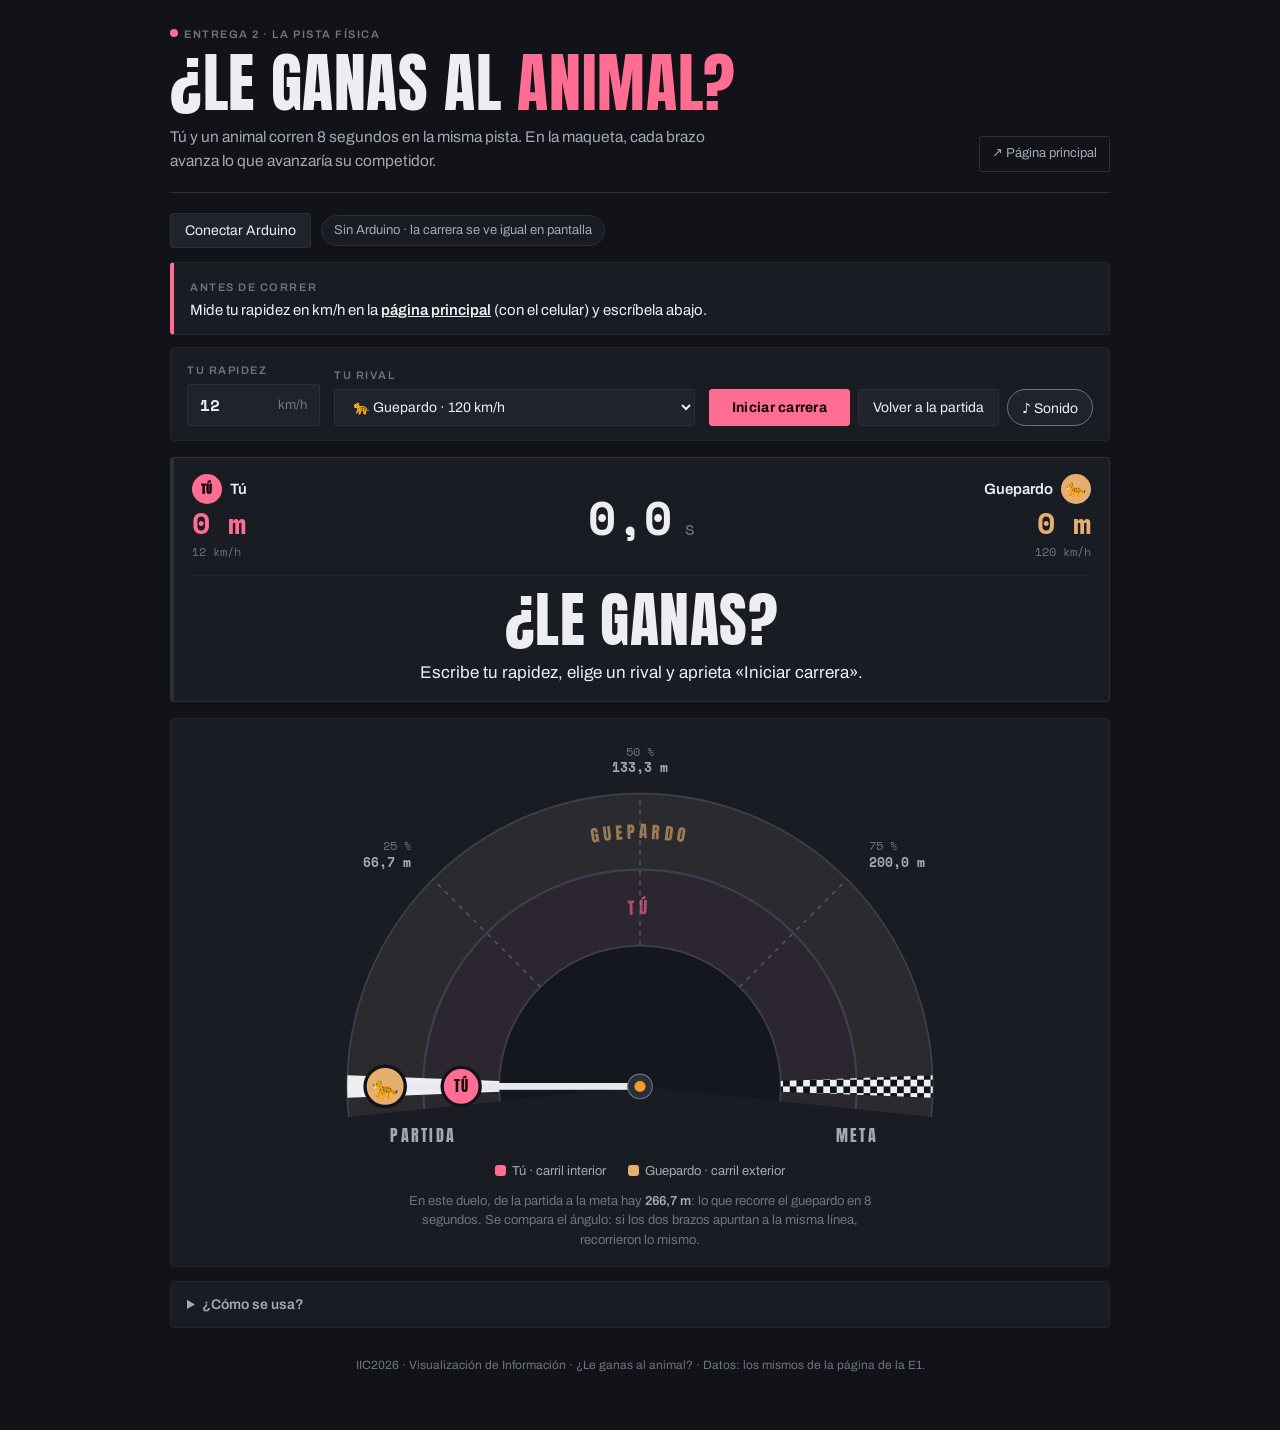
<file: e2/e2/v3-pruebas-usuarios/maqueta.html>
<!DOCTYPE html>
<html lang="es">
<head>
<meta charset="utf-8">
<meta name="viewport" content="width=device-width, initial-scale=1, viewport-fit=cover">
<title>La pista · ¿Le ganas al animal?</title>
<link rel="preconnect" href="https://fonts.googleapis.com">
<link rel="preconnect" href="https://fonts.gstatic.com" crossorigin>
<link href="https://fonts.googleapis.com/css2?family=Anton&family=Archivo:wght@400;500;600;700&family=Space+Mono:wght@400;700&display=swap" rel="stylesheet">
<style>
  /* Misma paleta y tipografías que la página de la E1 (css/styles.css y js/velocidad.js) */
  :root{
    --ground:#111318; --surface:#191c23; --surface-2:#1f232b; --line:#2a2f3a; --line-soft:#21252d;
    --ink:#edeef2; --ink-2:#a3a8b5; --ink-3:#6e7482;
    --tu:#ff6d92; --rival:#e6af70;
    --ok:#5fd39a; --aviso:#e6af70; --error:#ff7a7a;
    color-scheme:dark;
  }
  *{box-sizing:border-box}
  body{margin:0;background:var(--ground);color:var(--ink);font-family:"Archivo",system-ui,-apple-system,"Segoe UI",sans-serif;font-size:15px;line-height:1.5;-webkit-font-smoothing:antialiased}
  .wrap{max-width:980px;margin:0 auto;padding:26px 20px 56px}
  .display{font-family:"Anton",Impact,"Arial Narrow",sans-serif;font-weight:400;letter-spacing:.01em;text-transform:uppercase}
  .mono{font-family:"Space Mono",ui-monospace,Menlo,monospace;font-variant-numeric:tabular-nums}
  .eyebrow{font-size:11px;letter-spacing:.14em;text-transform:uppercase;color:var(--ink-3);font-weight:600;margin:0}
  a{color:var(--tu)}

  /* ---------- cabecera ---------- */
  .cabecera{padding-bottom:20px;border-bottom:1px solid var(--line);display:flex;flex-wrap:wrap;align-items:flex-end;justify-content:space-between;gap:12px}
  .punto{display:inline-block;width:8px;height:8px;border-radius:50%;background:var(--tu);margin-right:6px;vertical-align:1px}
  h1{font-size:clamp(36px,7vw,64px);line-height:.95;margin:10px 0 0}
  h1 em{font-style:normal;color:var(--tu)}
  .lead{color:var(--ink-2);max-width:60ch;margin:12px 0 0;font-size:15.5px}
  .volver{font-size:13px;color:var(--ink-2);text-decoration:none;border:1px solid var(--line);border-radius:3px;padding:7px 12px;white-space:nowrap}
  .volver:hover{color:var(--ink);border-color:var(--ink-3)}

  /* ---------- controles ---------- */
  button,select,input{font-family:inherit;font-size:14px;color:var(--ink)}
  button,select{background:var(--surface-2);border:1px solid var(--line);border-radius:3px;padding:9px 14px;cursor:pointer}
  button:hover,select:hover{border-color:var(--ink-3)}
  :focus-visible{outline:2px solid var(--tu);outline-offset:2px}
  .btn-go{background:var(--tu);border-color:var(--tu);color:#15070b;font-weight:700;letter-spacing:.02em;padding:10px 22px}
  .btn-go:hover{filter:brightness(1.08);border-color:var(--tu)}
  .chip{background:transparent;border-radius:99px;color:var(--ink-3);padding:8px 14px}
  .chip[aria-pressed="true"]{color:var(--ink);border-color:var(--ink-3);background:var(--surface-2)}

  .conexion{display:flex;flex-wrap:wrap;align-items:center;gap:10px;margin:20px 0 14px}
  .pill{font-size:13px;padding:5px 12px;border-radius:99px;border:1px solid var(--line);color:var(--ink-2);background:var(--surface)}
  .pill[data-tono="ok"]{color:var(--ok);border-color:#2f5a45}
  .pill[data-tono="aviso"]{color:var(--aviso);border-color:#5a4a2f}
  .pill[data-tono="error"]{color:var(--error);border-color:#5a2f35}

  .controles{display:flex;flex-wrap:wrap;align-items:flex-end;gap:12px 14px;background:var(--surface);border:1px solid var(--line-soft);border-radius:4px;padding:14px 16px}
  .campo{display:flex;flex-direction:column;gap:6px;min-width:0}
  .campo.crece{flex:1 1 250px}
  .con-unidad{display:flex;align-items:center;background:var(--surface-2);border:1px solid var(--line);border-radius:3px}
  .con-unidad:focus-within{border-color:var(--tu)}
  .con-unidad input{width:90px;background:transparent;border:0;padding:8px 4px 8px 12px;font-family:"Space Mono",monospace;font-size:16px;font-weight:700}
  .con-unidad input:focus-visible{outline:none}
  .con-unidad span{padding-right:12px;color:var(--ink-3);font-size:13px}
  select{width:100%}
  .acciones{display:flex;flex-wrap:wrap;gap:8px}
  .error{flex-basis:100%;margin:0;color:var(--error);font-size:13px}
  .error:empty{display:none}

  /* ---------- marcador ---------- */
  .marcador{--acento:var(--line);margin-top:16px;border:1px solid var(--line);border-left:4px solid var(--acento);border-radius:4px;background:var(--surface);padding:16px 18px;transition:background .35s,border-color .35s}
  .marcador[data-estado="cuenta"],.marcador[data-estado="carrera"]{--acento:var(--ink-3)}
  .marcador[data-estado="gano"]{--acento:var(--tu);background:color-mix(in srgb,var(--tu) 12%,var(--surface))}
  .marcador[data-estado="perdio"]{--acento:var(--rival);background:color-mix(in srgb,var(--rival) 12%,var(--surface))}
  .marcador[data-estado="empate"]{--acento:var(--ink-2);background:var(--surface-2)}
  .fila{display:grid;grid-template-columns:minmax(0,1fr) auto minmax(0,1fr);align-items:center;gap:12px}
  .lado{display:flex;flex-direction:column;gap:2px;min-width:0}
  .lado-rival{align-items:flex-end;text-align:right}
  .quien{display:flex;align-items:center;gap:8px;font-weight:600;font-size:15px;min-width:0}
  .lado-rival .quien{flex-direction:row-reverse}
  .token{display:inline-flex;align-items:center;justify-content:center;width:30px;height:30px;border-radius:50%;flex:none;font-size:16px;line-height:1}
  .tok-tu{background:var(--tu);color:#15070b;font-family:"Anton",Impact,sans-serif;font-size:12px;letter-spacing:.04em}
  .tok-rival{background:var(--rival)}
  .metros{font-size:clamp(20px,3.6vw,30px);font-weight:700;line-height:1.15}
  .lado-tu .metros{color:var(--tu)}
  .lado-rival .metros{color:var(--rival)}
  .kmh{font-size:12px;color:var(--ink-3)}
  .reloj{font-size:clamp(28px,6vw,46px);font-weight:700;line-height:1;text-align:center;min-width:4.4ch}
  .reloj small{font-size:.42em;color:var(--ink-3);font-weight:400}
  .anuncio{margin-top:14px;padding-top:14px;border-top:1px solid var(--line-soft);text-align:center}
  .titulo{margin:0;font-size:clamp(32px,6.4vw,60px);line-height:1}
  .marcador[data-estado="gano"] .titulo{color:var(--tu)}
  .marcador[data-estado="perdio"] .titulo{color:var(--rival)}
  .sub{margin:10px 0 0;font-size:17px}
  .sub:empty{display:none}
  .detalle{margin:6px auto 0;font-size:14px;color:var(--ink-2);max-width:64ch}
  .detalle:empty{display:none}
  @media (prefers-reduced-motion:no-preference){
    .pop{animation:pop .45s cubic-bezier(.2,.9,.3,1.25)}
    @keyframes pop{from{opacity:0;transform:scale(.92)}to{opacity:1;transform:none}}
  }

  /* ---------- pista ---------- */
  .pista{margin-top:16px;background:var(--surface);border:1px solid var(--line-soft);border-radius:4px;padding:12px 14px 16px}
  .pista svg{display:block;width:100%;max-width:760px;height:auto;margin:0 auto}
  .t-pct{font:400 11px "Space Mono",ui-monospace,monospace;fill:#6e7482}
  .t-m{font:700 12px "Space Mono",ui-monospace,monospace;fill:#a3a8b5}
  .t-carril{font:15px "Anton",Impact,sans-serif;letter-spacing:4px;opacity:.6;dominant-baseline:central}
  .t-pm{font:14px "Anton",Impact,sans-serif;letter-spacing:2px;fill:#a3a8b5}
  .t-tu{font:13px "Anton",Impact,sans-serif;letter-spacing:.5px;fill:#15070b}
  .t-emoji{font-size:19px}
  .brazo{stroke:#bfc3cd;stroke-width:5;stroke-linecap:round}
  .brazo-alto{stroke:#e6e8ee;stroke-width:6}
  .leyenda{display:flex;flex-wrap:wrap;justify-content:center;gap:8px 22px;margin-top:6px;font-size:13px;color:var(--ink-2)}
  .leyenda i{display:inline-block;width:11px;height:11px;border-radius:3px;margin-right:6px;vertical-align:-1px}
  .pin{font-family:"Space Mono",monospace;font-size:11px;color:var(--ink-3);border:1px solid var(--line);border-radius:3px;padding:0 5px;margin-left:6px}
  .escala{margin:10px auto 0;max-width:70ch;text-align:center;font-size:13px;color:var(--ink-3)}
  .escala b{color:var(--ink-2);font-weight:600}

  /* ---------- paneles ---------- */
  details.panel{margin-top:14px;background:var(--surface);border:1px solid var(--line-soft);border-radius:4px}
  details.panel>summary{cursor:pointer;padding:12px 16px;font-weight:600;font-size:14px;color:var(--ink-2)}
  details.panel[open]>summary{color:var(--ink);border-bottom:1px solid var(--line-soft)}
  .panel-body{padding:14px 16px 16px}
  .pasos{margin:0 0 14px;padding-left:20px;color:var(--ink-2);font-size:13.5px}
  .pasos li{margin:4px 0}
  .pasos b{color:var(--ink)}
  .cal-grid{display:grid;grid-template-columns:repeat(auto-fit,minmax(270px,1fr));gap:12px}
  .cal{background:var(--surface-2);border:1px solid var(--line);border-radius:4px;padding:12px 14px}
  .cal h3{margin:0 0 10px;font-size:14px;display:flex;align-items:center;gap:8px;flex-wrap:wrap}
  .cal .sw{width:11px;height:11px;border-radius:3px;flex:none}
  .cal-slider{display:flex;align-items:center;gap:10px}
  .cal-slider input{flex:1;accent-color:var(--tu)}
  .cal-slider output{min-width:44px;text-align:right}
  .cal-botones{display:flex;flex-wrap:wrap;gap:6px;margin-top:10px}
  .cal-botones button{font-size:13px;padding:7px 11px}
  .cal-valores{margin:10px 0 0;font-size:13px;color:var(--ink-2)}
  .cal-aviso{margin:6px 0 0;font-size:12.5px;color:var(--aviso)}
  .cal-aviso:empty{display:none}
  .link{background:none;border:0;padding:0;color:var(--ink-3);text-decoration:underline;font-size:12.5px;margin-top:8px}
  .link:hover{color:var(--ink-2)}
  .ayuda h3{font-size:13px;margin:14px 0 6px;color:var(--ink)}
  .ayuda dl{margin:0;font-size:13.5px}
  .ayuda dt{color:var(--ink);font-weight:600;margin-top:8px}
  .ayuda dd{margin:2px 0 0;color:var(--ink-2)}
  footer{margin-top:28px;font-size:12px;color:var(--ink-3);text-align:center}

  @media (max-width:640px){
    .wrap{padding:20px 16px 48px}
    .acciones{width:100%}
    .acciones .btn-go{flex:1 1 auto}
    .fila{gap:8px}
    .quien{font-size:13px}
    .token{width:26px;height:26px;font-size:14px}
  }
  .paso-previo{background:var(--surface);border:1px solid var(--line-soft);border-left:4px solid var(--tu);border-radius:4px;padding:12px 16px;margin:0 0 12px}
  .paso-previo p{margin:4px 0 0}
  .paso-previo a{color:var(--ink);font-weight:600}
  body:not(.equipo) .solo-equipo{display:none !important}
</style>
</head>
<body>
<div class="wrap">

  <header class="cabecera">
    <div>
      <p class="eyebrow"><span class="punto" aria-hidden="true"></span>Entrega 2 · la pista física</p>
      <h1 class="display">¿Le ganas al <em>animal?</em></h1>
      <p class="lead">Tú y un animal corren 8 segundos en la misma pista. En la maqueta, cada brazo avanza lo que avanzaría su competidor.</p>
    </div>
    <a class="volver" href="https://maripiiu.github.io/carrera-animales/">↗ Página principal</a>
  </header>

  <div class="conexion">
    <button id="btnConectar" type="button">Conectar Arduino</button>
    <span id="estado" class="pill" data-tono="neutro" role="status">Sin Arduino · la carrera se ve igual en pantalla</span>
  </div>

  <div class="paso-previo">
    <p class="eyebrow">Antes de correr</p>
    <p>Mide tu rapidez en km/h en la <a href="https://maripiiu.github.io/carrera-animales/">página principal</a> (con el celular) y escríbela abajo.</p>
  </div>

  <div class="controles">
    <div class="campo">
      <label for="tuVel" class="eyebrow">Tu rapidez</label>
      <div class="con-unidad"><input id="tuVel" type="text" inputmode="decimal" autocomplete="off" value="12" aria-describedby="errorVel"><span>km/h</span></div>
    </div>
    <div class="campo crece">
      <label for="rival" class="eyebrow">Tu rival</label>
      <select id="rival"></select>
    </div>
    <div class="acciones">
      <button id="btnCorrer" class="btn-go" type="button">Iniciar carrera</button>
      <button id="btnPartida" type="button">Volver a la partida</button>
      <button id="btnSonido" class="chip" type="button" aria-pressed="true">♪ Sonido</button>
    </div>
    <p id="errorVel" class="error" role="alert"></p>
  </div>

  <section id="marcador" class="marcador" data-estado="inicio" aria-label="Marcador de la carrera">
    <div class="fila">
      <div class="lado lado-tu">
        <span class="quien"><span class="token tok-tu" aria-hidden="true">TÚ</span><span>Tú</span></span>
        <span class="metros mono" id="mTu">0 m</span>
        <span class="kmh mono" id="kTu">12 km/h</span>
      </div>
      <div class="reloj mono" id="reloj">0,0<small> s</small></div>
      <div class="lado lado-rival">
        <span class="quien"><span class="token tok-rival" id="emojiRival" aria-hidden="true">🐆</span><span id="nombreRival">Guepardo</span></span>
        <span class="metros mono" id="mRival">0 m</span>
        <span class="kmh mono" id="kRival">120 km/h</span>
      </div>
    </div>
    <div class="anuncio" id="anuncio" aria-live="polite">
      <p class="titulo display" id="titulo">¿Le ganas?</p>
      <p class="sub" id="sub"></p>
      <p class="detalle" id="detalle"></p>
    </div>
  </section>

  <section class="pista" aria-label="La pista">
    <svg id="svg" viewBox="0 0 680 380" role="img" aria-labelledby="svgTitulo svgDesc">
      <title id="svgTitulo">Pista de dos carriles</title>
      <desc id="svgDesc">Una sola pista semicircular. El carril interior es tuyo y el exterior es del animal. Los dos brazos giran desde el mismo centro, desde la partida a la izquierda hasta la meta a la derecha.</desc>
      <defs>
        <pattern id="cuadros" width="12" height="12" patternUnits="userSpaceOnUse">
          <rect width="12" height="12" fill="#edeef2"/>
          <rect width="6" height="6" fill="#111318"/>
          <rect x="6" y="6" width="6" height="6" fill="#111318"/>
        </pattern>
        <path id="arcoTu" d=""/>
        <path id="arcoRival" d=""/>
      </defs>
      <g id="capa"></g>
    </svg>
    <div class="leyenda">
      <span><i style="background:var(--tu)"></i>Tú · carril interior<span class="pin solo-equipo">pin 5</span></span>
      <span><i style="background:var(--rival)"></i><span id="legRival">Guepardo</span> · carril exterior<span class="pin solo-equipo">pin 6</span></span>
    </div>
    <p class="escala" id="escala"></p>
  </section>

  <details class="panel solo-equipo" id="panelCal">
    <summary>Calibrar los brazos de la maqueta</summary>
    <div class="panel-body">
      <ol class="pasos">
        <li>Conecta el Arduino (arriba) y espera a que diga <b>Arduino listo</b>.</li>
        <li>Mueve el control de un brazo hasta que apunte justo a la <b>partida</b> y aprieta <b>Guardar partida</b>.</li>
        <li>Muévelo hasta que apunte justo a la <b>meta</b> y aprieta <b>Guardar meta</b>.</li>
        <li>Haz lo mismo con el otro brazo. Si un brazo gira al revés, no importa: al guardar la partida y la meta, la página corrige el sentido sola.</li>
      </ol>
      <div class="cal-grid">
        <div class="cal">
          <h3><span class="sw" style="background:var(--tu)"></span>Tú · carril interior <span class="pin">pin 5</span></h3>
          <div class="cal-slider"><input type="range" id="crudo0" min="0" max="180" step="1" value="0" aria-label="Posición del brazo de Tú, en grados del servo"><output id="crudo0v" class="mono">0°</output></div>
          <div class="cal-botones">
            <button type="button" data-guardar="partida" data-i="0">Guardar partida</button>
            <button type="button" data-guardar="meta" data-i="0">Guardar meta</button>
            <button type="button" data-probar="0">Probar recorrido</button>
          </div>
          <p class="cal-valores mono" id="calv0"></p>
          <p class="cal-aviso" id="cala0"></p>
          <button type="button" class="link" data-reset="0">Restablecer este brazo</button>
        </div>
        <div class="cal">
          <h3><span class="sw" style="background:var(--rival)"></span>Animal · carril exterior <span class="pin">pin 6</span></h3>
          <div class="cal-slider"><input type="range" id="crudo1" min="0" max="180" step="1" value="0" aria-label="Posición del brazo del animal, en grados del servo"><output id="crudo1v" class="mono">0°</output></div>
          <div class="cal-botones">
            <button type="button" data-guardar="partida" data-i="1">Guardar partida</button>
            <button type="button" data-guardar="meta" data-i="1">Guardar meta</button>
            <button type="button" data-probar="1">Probar recorrido</button>
          </div>
          <p class="cal-valores mono" id="calv1"></p>
          <p class="cal-aviso" id="cala1"></p>
          <button type="button" class="link" data-reset="1">Restablecer este brazo</button>
        </div>
      </div>
      <p class="escala" style="text-align:left;margin-left:0">La calibración se guarda en este navegador, así que basta hacerla una vez por computador.</p>
    </div>
  </details>

  <details class="panel ayuda">
    <summary>¿Cómo se usa?</summary>
    <div class="panel-body">
      <ol class="pasos">
        <li>Abre esta página en <b>Google Chrome</b> o <b>Edge</b>. Safari no puede conectarse al Arduino.</li>
        <li>Cierra el Arduino IDE: solo un programa a la vez puede usar el Arduino.</li>
        <li>Aprieta <b>Conectar Arduino</b> y elige el Arduino de la lista. Al conectarse, el Arduino hace su barrido de prueba (unos 5 segundos).</li>
        
        <li>Escribe tu rapidez, elige un rival y aprieta <b>Iniciar carrera</b> (o Enter).</li>
      </ol>
      <h3>Si algo falla</h3>
      <dl>
        <dt>«No se pudo abrir el Arduino»</dt>
        <dd>El Arduino IDE (o su Serial Monitor) lo está usando. Ciérralo y vuelve a conectar.</dd>
        <dt>El Arduino no aparece en la lista</dt>
        <dd>Prueba otro cable USB: algunos solo cargan y no transmiten datos.</dd>
        <dt>Un brazo gira al revés o no llega justo a la meta</dt>
        <dd class="solo-equipo">Calíbralo en «Calibrar los brazos de la maqueta».</dd>
        <dd>Avísale al equipo.</dd>
        <dt>Los brazos tiemblan o el Arduino se reinicia</dt>
        <dd>Los dos servos piden más corriente de la que da el USB. Prueben con un servo a la vez o con una fuente externa de 5 V.</dd>
      </dl>
    </div>
  </details>

  <footer>IIC2026 · Visualización de Información · ¿Le ganas al animal? · Datos: los mismos de la página de la E1.</footer>
</div>

<script>
(() => {
  "use strict";
  const $ = id => document.getElementById(id);

  // ===== Datos: los mismos de la página de la E1 (js/velocidad.js) =====
  // nombre, km/h, medio, clase, emoji
  const DATA = [
    ["Halcón peregrino",389,"aire","ave","🦅"],
    ["Águila real",320,"aire","ave","🦅"],
    ["Vencejo real",169,"aire","ave","🐦"],
    ["Murciélago",160,"aire","mamífero","🦇"],
    ["Fragata",153,"aire","ave","🐦"],
    ["Paloma mensajera",148,"aire","ave","🕊️"],
    ["Pez vela",110,"agua","pez","🐟"],
    ["Pez espada",97,"agua","pez","🐠"],
    ["Guepardo",120,"tierra","mamífero","🐆"],
    ["Berrendo",88,"tierra","mamífero","🦌"],
    ["Caballo de carrera",88,"tierra","mamífero","🐎"],
    ["León",80,"tierra","mamífero","🦁"],
    ["Ñu",80,"tierra","mamífero","🐃"],
    ["Tiburón mako",74,"agua","pez","🦈"],
    ["Galgo",74,"tierra","mamífero","🐕"],
    ["Canguro rojo",71,"tierra","mamífero","🦘"],
    ["Avestruz",70,"tierra","ave","🐦"],
    ["Liebre",70,"tierra","mamífero","🐇"],
    ["Cebra",64,"tierra","mamífero","🦓"],
    ["Delfín",60,"agua","mamífero","🐬"],
    ["Jirafa",60,"tierra","mamífero","🦒"],
    ["Orca",56,"agua","mamífero","🐋"],
    ["Conejo",56,"tierra","mamífero","🐰"],
    ["Oso pardo",56,"tierra","mamífero","🐻"],
    ["Gato doméstico",48,"tierra","mamífero","🐈"],
    ["Usain Bolt",44.7,"tierra","humano","🏃"],
    ["Elefante",40,"tierra","mamífero","🐘"],
    ["Pingüino papúa",36,"agua","ave","🐧"],
    ["Tortuga marina",35,"agua","reptil","🐢"],
    ["Abeja",29,"aire","insecto","🐝"],
    ["Ardilla",20,"tierra","mamífero","🐿️"],
    ["Mariposa monarca",20,"aire","insecto","🦋"],
    ["Cocodrilo",17,"tierra","reptil","🐊"],
    ["Gallina",14,"tierra","ave","🐔"],
    ["Ratón",13,"tierra","mamífero","🐁"],
    ["Humano trotando",12,"tierra","humano","🚶"],
    ["Mosca doméstica",8,"aire","insecto","🪰"],
    ["Araña",1.9,"tierra","arácnido","🕷️"],
    ["Hormiga",0.3,"tierra","insecto","🐜"],
    ["Tortuga terrestre",0.3,"tierra","reptil","🐢"],
    ["Perezoso",0.27,"tierra","mamífero","🦥"],
    ["Estrella de mar",0.09,"agua","equinodermo","⭐"],
    ["Caracol",0.048,"tierra","molusco","🐌"]
  ].map(([nombre,kmh,medio,clase,emoji]) => ({nombre,kmh,medio,clase,emoji}))
   .sort((a,b) => b.kmh - a.kmh);

  const COLOR = {tierra:"#e6af70", aire:"#9b7bf0", agua:"#1f97a6", tu:"#ff6d92"};
  const MEDIOS = [["tierra","Tierra"],["aire","Aire"],["agua","Agua"]];

  const DURACION = 8;            // segundos de carrera
  const ENVIOS_POR_SEG = 25;     // veces por segundo que se le habla al Arduino
  const PREPARACION_MS = 5000;   // el Arduino UNO se reinicia al conectarse y hace su barrido de prueba
  const PASO_CUENTA_MS = 1000;   // "En sus marcas…" y "Listos…"

  // ===== Textos =====
  const FEMENINOS = new Set(["Fragata","Paloma mensajera","Liebre","Cebra","Jirafa","Orca","Tortuga marina","Abeja","Ardilla","Mariposa monarca","Gallina","Mosca doméstica","Araña","Hormiga","Tortuga terrestre","Estrella de mar"]);
  const articulo = a => a.nombre === "Usain Bolt" ? "" : a.nombre === "Humano trotando" ? "un" : FEMENINOS.has(a.nombre) ? "la" : "el";
  const nombreMin = a => a.nombre === "Usain Bolt" ? a.nombre : a.nombre.charAt(0).toLowerCase() + a.nombre.slice(1);
  const conArt = a => (articulo(a) ? articulo(a) + " " : "") + nombreMin(a);          // "el guepardo"
  const conA = a => { const art = articulo(a), n = nombreMin(a);                       // "al guepardo"
    return art === "el" ? "al " + n : art ? "a " + art + " " + n : "a " + n; };
  const mayus = s => s.charAt(0).toUpperCase() + s.slice(1);
  const esc = s => String(s).replace(/[&<>"]/g, c => ({"&":"&amp;","<":"&lt;",">":"&gt;",'"':"&quot;"}[c]));

  const nf = (n, d) => n.toLocaleString("es-CL", {minimumFractionDigits:d, maximumFractionDigits:d});
  const fmtVel = v => Number.isInteger(v) ? nf(v,0) : v >= 1 ? nf(v,1) : nf(v,3);
  const metros = kmh => kmh / 3.6 * DURACION;
  function fmtDist(m){
    if (m < 0.01) return "menos de 1 cm";
    return m < 1 ? nf(m * 100, 0) + " cm" : nf(m, 1) + " m";
  }
  const fmtVivo = m => m <= 0 ? "0 m" : m < 1 ? nf(m * 100, 0) + " cm" : nf(m, 1) + " m";
  // "un 4 % más rápido" si son parecidos; "10 veces más rápido" si no
  const cuantoMas = r => r < 1.95 ? `un ${nf(Math.round((r - 1) * 100), 0)} % más rápido`
    : `${r < 10 ? nf(r, 1) : nf(Math.round(r), 0)} veces más rápido`;
  const fmtPct = p => p * 100 < 1 ? nf(p * 100, 1) : nf(Math.round(p * 100), 0);

  // ===== Rival y rapidez =====
  const sel = $("rival");
  MEDIOS.forEach(([medio, etiqueta]) => {
    const g = document.createElement("optgroup");
    g.label = etiqueta;
    DATA.forEach((d, i) => {
      if (d.medio !== medio) return;
      const o = document.createElement("option");
      o.value = String(i);
      o.textContent = `${d.emoji} ${d.nombre} · ${fmtVel(d.kmh)} km/h`;
      g.appendChild(o);
    });
    sel.appendChild(g);
  });
  sel.value = String(DATA.findIndex(d => d.nombre === "Guepardo"));
  const rival = () => DATA[+sel.value];

  function velTu(){
    const txt = $("tuVel").value.trim().replace(",", ".");
    const v = Number(txt);
    return txt && Number.isFinite(v) && v > 0 && v <= 500 ? v : null;
  }
  function validarVel(){
    const v = velTu();
    $("errorVel").textContent = v === null
      ? "Escribe tu rapidez en km/h, por ejemplo 12 o 12,5." : "";
    return v;
  }

  // ===== Sonido (el mismo de maqueta.html) =====
  let audio = null;
  let sonidoOn = true;
  try { sonidoOn = localStorage.getItem("pista-sonido") !== "0"; } catch (e) {}
  function asegurarAudio(){
    if (!audio) audio = new (window.AudioContext || window.webkitAudioContext)();
    if (audio.state === "suspended") audio.resume();
  }
  function nota(freq, dur, tipo, vol){
    if (!sonidoOn || !audio) return;
    const o = audio.createOscillator(), g = audio.createGain(), t = audio.currentTime;
    o.type = tipo; o.frequency.value = freq;
    g.gain.setValueAtTime(0, t);
    g.gain.linearRampToValueAtTime(vol, t + 0.01);
    g.gain.exponentialRampToValueAtTime(0.0001, t + dur);
    o.connect(g).connect(audio.destination);
    o.start(t); o.stop(t + dur + 0.05);
  }
  // Escala logarítmica: 0,05 km/h → grave, 400 km/h → agudo
  function frecuencia(kmh){
    const f = Math.log10(Math.max(kmh, 0.05) / 0.05) / Math.log10(400 / 0.05);
    return 160 * Math.pow(2, f * 3);          // de 160 Hz a 1280 Hz (3 octavas)
  }
  function pulsosPorSeg(kmh){
    const f = Math.log10(Math.max(kmh, 0.05) / 0.05) / Math.log10(400 / 0.05);
    return 0.5 + f * 9.5;                       // de 0,5 a 10 pasos por segundo
  }
  function pintarSonido(){
    $("btnSonido").setAttribute("aria-pressed", String(sonidoOn));
    $("btnSonido").textContent = sonidoOn ? "♪ Sonido" : "♪ Sin sonido";
  }

  // ===== Calibración (se guarda en este navegador) =====
  const CAL_KEY = "pista-calibracion";
  const CAL_BASE = () => [{partida:0, meta:180}, {partida:0, meta:180}];
  function cargarCal(){
    try {
      const c = JSON.parse(localStorage.getItem(CAL_KEY));
      const ok = x => x && Number.isFinite(x.partida) && Number.isFinite(x.meta);
      if (Array.isArray(c) && c.length === 2 && c.every(ok)) return c;
    } catch (e) {}
    return CAL_BASE();
  }
  function guardarCal(){ try { localStorage.setItem(CAL_KEY, JSON.stringify(cal)); } catch (e) {} }
  let cal = cargarCal();
  const recorte = (x, a, b) => Math.min(Math.max(x, a), b);
  const aCrudo = (i, ang) => Math.round(cal[i].partida + (cal[i].meta - cal[i].partida) * recorte(ang, 0, 180) / 180);
  const aAngulo = (i, crudo) => cal[i].meta === cal[i].partida ? 0 : recorte((crudo - cal[i].partida) / (cal[i].meta - cal[i].partida) * 180, -6, 186);

  // ===== Conexión con el Arduino (Web Serial: Chrome o Edge) =====
  let puerto = null, escritor = null, listo = false, prepTimer = null;
  let esperando = [];
  let deseado = [aCrudo(0, 0), aCrudo(1, 0)];   // ángulos del servo que queremos
  let enviado = "";
  const codificador = new TextEncoder();

  function estado(texto, tono){ const e = $("estado"); e.textContent = texto; e.dataset.tono = tono || "neutro"; }

  function enviarCrudo(a, b, forzar){
    deseado = [a, b];
    if (!escritor || !listo) return;
    const msg = a + "," + b + "\n";
    if (!forzar && msg === enviado) return;
    enviado = msg;
    escritor.write(codificador.encode(msg)).catch(() => {
      estado("No se pudo enviar al Arduino. Revisa el cable y vuelve a conectar.", "error");
    });
  }
  const enviarAngulos = (a0, a1, forzar) => enviarCrudo(aCrudo(0, a0), aCrudo(1, a1), forzar);
  function moverBrazo(i, ang, forzar){
    angulos[i] = ang;
    const par = deseado.slice();
    par[i] = aCrudo(i, ang);
    enviarCrudo(par[0], par[1], forzar);
  }

  function liberarEspera(){ esperando.splice(0).forEach(r => r()); }
  const esperarArduino = () => (puerto && !listo) ? new Promise(r => esperando.push(r)) : Promise.resolve();

  function prepararArduino(){
    const fin = performance.now() + PREPARACION_MS;
    clearInterval(prepTimer);
    const tick = () => {
      const quedan = Math.ceil((fin - performance.now()) / 1000);
      if (quedan > 0) { estado(`Conectado · el Arduino hace su barrido de prueba (${quedan} s)…`, "aviso"); return; }
      clearInterval(prepTimer);
      listo = true;
      estado("Arduino listo · los brazos siguen la carrera", "ok");
      enviarCrudo(deseado[0], deseado[1], true);
      liberarEspera();
    };
    tick();
    prepTimer = setInterval(tick, 200);
  }

  async function conectar(){
    if (!("serial" in navigator)) {
      estado("Este navegador no puede hablar con el Arduino. Abre la página en Google Chrome o Edge.", "error");
      return;
    }
    let p;
    try { p = await navigator.serial.requestPort(); }
    catch (e) { estado("No elegiste ningún Arduino. Aprieta «Conectar Arduino» y elige el Arduino de la lista.", "neutro"); return; }
    try { await p.open({ baudRate: 9600 }); }
    catch (e) { estado("No se pudo abrir el Arduino. Cierra el Arduino IDE (o su Serial Monitor) y vuelve a intentarlo.", "error"); return; }
    puerto = p;
    escritor = p.writable.getWriter();
    listo = false; enviado = "";
    $("btnConectar").textContent = "Desconectar";
    prepararArduino();
  }

  async function desconectar(mensaje, tono){
    const p = puerto;
    puerto = null; listo = false; clearInterval(prepTimer);
    if (escritor) { try { await escritor.close(); } catch (e) {} try { escritor.releaseLock(); } catch (e) {} }
    escritor = null;
    if (p) { try { await p.close(); } catch (e) {} }
    liberarEspera();
    $("btnConectar").textContent = "Conectar Arduino";
    estado(mensaje || "Sin Arduino · la carrera se ve igual en pantalla", tono || "neutro");
  }

  $("btnConectar").addEventListener("click", () => puerto ? desconectar() : conectar());
  if ("serial" in navigator) {
    navigator.serial.addEventListener("disconnect", e => {
      if (puerto && (!e.target || e.target === puerto || e.target === navigator.serial)) {
        escritor = null;
        desconectar("Se desconectó el Arduino. Revisa el cable y vuelve a conectar.", "error");
      }
    });
  } else {
    estado("Este navegador no puede conectarse al Arduino (usa Chrome o Edge). La carrera igual se ve en pantalla.", "aviso");
  }

  // ===== Dibujo de la pista =====
  const CX = 340, CY = 318;
  const R_IN = 126, R_MID = 194, R_OUT = 262;   // bordes de los carriles
  const R_TU = 160, R_RIV = 228, R_LBL = 290;   // largo de cada brazo y etiquetas
  let angulos = [0, 0];

  const pt = (r, a) => { const t = a * Math.PI / 180; return [CX - r * Math.cos(t), CY - r * Math.sin(t)]; };
  const P = (r, a) => pt(r, a).map(n => n.toFixed(2)).join(" ");
  const sector = (r0, r1, a0, a1) => { const g = (a1 - a0) > 180 ? 1 : 0;
    return `M${P(r1,a0)} A${r1} ${r1} 0 ${g} 1 ${P(r1,a1)} L${P(r0,a1)} A${r0} ${r0} 0 ${g} 0 ${P(r0,a0)}Z`; };
  const arco = (r, a0, a1) => `M${P(r,a0)} A${r} ${r} 0 ${(a1 - a0) > 180 ? 1 : 0} 1 ${P(r,a1)}`;

  $("arcoTu").setAttribute("d", arco(R_TU, 25, 155));
  $("arcoRival").setAttribute("d", arco(R_RIV, 25, 155));

  function dibujar(){
    const r = rival(), cR = COLOR[r.medio], cT = COLOR.tu;
    const v = velTu();
    const maxD = v ? Math.max(metros(v), metros(r.kmh)) : null;
    let s = "";
    s += `<path d="M${CX} ${CY} L${P(R_IN,-6)} A${R_IN} ${R_IN} 0 1 1 ${P(R_IN,186)} Z" fill="#14171d"/>`;
    s += `<path d="${sector(R_IN, R_OUT, -6, 186)}" fill="#1c2029"/>`;
    s += `<path d="${sector(R_IN, R_MID, -6, 186)}" fill="${cT}" fill-opacity=".07"/>`;
    s += `<path d="${sector(R_MID, R_OUT, -6, 186)}" fill="${cR}" fill-opacity=".07"/>`;
    // Lo recorrido por cada uno
    const a0 = recorte(angulos[0], 0, 180), a1 = recorte(angulos[1], 0, 180);
    if (a0 > 0.2) s += `<path d="${sector(R_IN + 4, R_MID - 4, 0, a0)}" fill="${cT}" fill-opacity=".42"/>`;
    if (a1 > 0.2) s += `<path d="${sector(R_MID + 4, R_OUT - 4, 0, a1)}" fill="${cR}" fill-opacity=".42"/>`;
    [R_IN, R_MID, R_OUT].forEach(rr => {
      s += `<path d="${arco(rr, -6, 186)}" fill="none" stroke="#3b414e" stroke-width="${rr === R_MID ? 2 : 1.5}"/>`;
    });
    // Cuartos de la pista, con su equivalencia en metros para este duelo
    [[45, "end"], [90, "middle"], [135, "start"]].forEach(([a, anchor]) => {
      const [x1, y1] = pt(R_IN, a), [x2, y2] = pt(R_OUT, a), [x, y] = pt(R_LBL, a);
      s += `<line x1="${x1.toFixed(2)}" y1="${y1.toFixed(2)}" x2="${x2.toFixed(2)}" y2="${y2.toFixed(2)}" stroke="#545b6a" stroke-width="1.2" stroke-dasharray="4 5"/>`;
      s += `<text class="t-pct" x="${x.toFixed(1)}" y="${(y - 6).toFixed(1)}" text-anchor="${anchor}">${a / 180 * 100} %</text>`;
      if (maxD) s += `<text class="t-m" x="${x.toFixed(1)}" y="${(y + 9).toFixed(1)}" text-anchor="${anchor}">${fmtDist(maxD * a / 180)}</text>`;
    });
    s += `<path d="${sector(R_IN, R_OUT, -2.2, 2.2)}" fill="#edeef2"/>`;
    s += `<path d="${sector(R_IN, R_OUT, 177.8, 182.2)}" fill="url(#cuadros)"/>`;
    s += `<text class="t-carril" fill="${cT}"><textPath href="#arcoTu" startOffset="50%" text-anchor="middle">TÚ</textPath></text>`;
    s += `<text class="t-carril" fill="${cR}"><textPath href="#arcoRival" startOffset="50%" text-anchor="middle">${esc(r.nombre.toUpperCase())}</textPath></text>`;
    const [xp] = pt((R_IN + R_OUT) / 2, 0), [xm] = pt((R_IN + R_OUT) / 2, 180);
    s += `<text class="t-pm" x="${xp.toFixed(1)}" y="${CY + 50}" text-anchor="middle">PARTIDA</text>`;
    s += `<text class="t-pm" x="${xm.toFixed(1)}" y="${CY + 50}" text-anchor="middle">META</text>`;
    // Brazos: el tuyo va abajo (más corto) y el del animal arriba (más largo)
    const [xt, yt] = pt(R_TU, angulos[0]), [xr, yr] = pt(R_RIV, angulos[1]);
    s += `<line class="brazo" x1="${CX}" y1="${CY}" x2="${xt.toFixed(2)}" y2="${yt.toFixed(2)}"/>`;
    s += `<line class="brazo brazo-alto" x1="${CX}" y1="${CY}" x2="${xr.toFixed(2)}" y2="${yr.toFixed(2)}"/>`;
    s += `<circle cx="${CX}" cy="${CY}" r="11" fill="#2a2f3a" stroke="#6e7482"/><circle cx="${CX}" cy="${CY}" r="5" fill="#ef9f27"/>`;
    s += `<circle cx="${xt.toFixed(2)}" cy="${yt.toFixed(2)}" r="17" fill="${cT}" stroke="#111318" stroke-width="3"/>`;
    s += `<text class="t-tu" x="${xt.toFixed(2)}" y="${yt.toFixed(2)}" text-anchor="middle" dominant-baseline="central">TÚ</text>`;
    s += `<circle cx="${xr.toFixed(2)}" cy="${yr.toFixed(2)}" r="18" fill="${cR}" stroke="#111318" stroke-width="3"/>`;
    s += `<text class="t-emoji" x="${xr.toFixed(2)}" y="${(yr + 1).toFixed(2)}" text-anchor="middle" dominant-baseline="central">${r.emoji}</text>`;
    $("capa").innerHTML = s;
  }

  // ===== Marcador =====
  function pintarLados(t){
    const r = rival(), v = velTu();
    $("nombreRival").textContent = r.nombre;
    $("emojiRival").textContent = r.emoji;
    $("legRival").textContent = r.nombre;
    $("kTu").textContent = v ? fmtVel(v) + " km/h" : "— km/h";
    $("kRival").textContent = fmtVel(r.kmh) + " km/h";
    $("mTu").textContent = v ? fmtVivo(v / 3.6 * t) : "—";
    $("mRival").textContent = fmtVivo(r.kmh / 3.6 * t);
    $("reloj").innerHTML = nf(t, 1) + "<small> s</small>";
  }

  function anunciar(estadoMarcador, titulo, sub, detalle, animar){
    $("marcador").dataset.estado = estadoMarcador;
    $("titulo").textContent = titulo;
    $("sub").textContent = sub || "";
    $("detalle").textContent = detalle || "";
    if (animar) { const a = $("anuncio"); a.classList.remove("pop"); void a.offsetWidth; a.classList.add("pop"); }
  }
  const INVITACION = "Escribe tu rapidez, elige un rival y aprieta «Iniciar carrera».";

  function actualizarEscala(){
    const r = rival(), v = velTu();
    document.documentElement.style.setProperty("--rival", COLOR[r.medio]);
    if (!v) { $("escala").textContent = "La meta es lo que recorre el más rápido de los dos en 8 segundos."; return; }
    const ganasTu = v >= r.kmh;
    $("escala").innerHTML = `En este duelo, de la partida a la meta hay <b>${fmtDist(Math.max(metros(v), metros(r.kmh)))}</b>: lo que ${ganasTu ? "recorres tú" : "recorre " + esc(conArt(r))} en 8 segundos. Se compara el ángulo: si los dos brazos apuntan a la misma línea, recorrieron lo mismo.`;
  }

  // ===== Resultado =====
  function resultado(vTu, r){
    const vAn = r.kmh;
    const dTu = metros(vTu), dAn = metros(vAn);
    const nom = conArt(r);
    if (vTu === vAn) {
      return { estado: "empate", titulo: "¡Empate!",
        sub: `Tú y ${nom} recorrieron lo mismo: ${fmtDist(dTu)} en 8 segundos.`,
        detalle: "Los dos brazos llegaron juntos a la meta." };
    }
    const ratio = Math.max(vTu, vAn) / Math.min(vTu, vAn);
    const justo = ratio < 1.03;
    const recorrido = `En 8 segundos recorriste ${fmtDist(dTu)} y ${nom} ${fmtDist(dAn)}.`;
    if (vTu > vAn) {
      const p = dAn / dTu;
      return { estado: "gano", titulo: "¡Ganaste!",
        sub: `${justo ? "¡Por un pelo! " : ""}Le ganaste ${conA(r)} por ${fmtDist(dTu - dAn)}.`,
        detalle: `${recorrido} ${justo ? "Fueron casi a la par." : `Vas ${cuantoMas(ratio)} que ${nom}.`} ` +
          `Cuando cruzaste la meta, ${nom} ${p * 100 < 0.1 ? "casi no se había movido de la partida" : `iba en el ${fmtPct(p)} % del recorrido`}.` };
    }
    const p = dTu / dAn;
    return { estado: "perdio", titulo: "Perdiste",
      sub: `${justo ? "¡Por un pelo! " : ""}${mayus(nom)} te ganó por ${fmtDist(dAn - dTu)}.`,
      detalle: `${recorrido} ${justo ? "Fueron casi a la par." : `${mayus(nom)} va ${cuantoMas(ratio)} que tú.`} ` +
        `Cuando ${nom} cruzó la meta, ${p * 100 < 0.1 ? "casi no te habías movido de la partida" : `ibas en el ${fmtPct(p)} % del recorrido`}.` };
  }

  // ===== La carrera =====
  let turno = 0;   // cambia cada vez que algo empieza o se cancela
  const pausa = ms => new Promise(r => setTimeout(r, ms));

  async function correr(){
    const v = validarVel();
    if (v === null) { $("tuVel").focus(); return; }
    asegurarAudio();
    const id = ++turno;
    const r = rival();
    const vel = [v, r.kmh];
    const max = Math.max(...vel);
    const fin = vel.map(x => 180 * x / max);

    angulos = [0, 0]; dibujar(); pintarLados(0); actualizarEscala();
    enviarAngulos(0, 0, true);

    if (puerto && !listo) {
      anunciar("cuenta", "Un momento", "El Arduino está terminando su barrido de prueba…", "", true);
      await esperarArduino();
      if (id !== turno) return;
      enviarAngulos(0, 0, true);
    }
    anunciar("cuenta", "En sus marcas…", "", "", true);
    await pausa(PASO_CUENTA_MS); if (id !== turno) return;
    anunciar("cuenta", "Listos…", "", "", true);
    await pausa(PASO_CUENTA_MS); if (id !== turno) return;
    anunciar("carrera", "¡Ya!", "Mira la maqueta: cada brazo avanza a la rapidez de su competidor.", "", true);

    const timbres = ["triangle", "square"];
    const proximoPulso = [0, 0];
    let ultimoEnvio = -1, cambioTitulo = false;
    const t0 = performance.now();

    function paso(ahora){
      if (id !== turno) return;
      const t = recorte((ahora - t0) / 1000, 0, DURACION);
      angulos = fin.map(f => f * t / DURACION);
      dibujar(); pintarLados(t);
      if (!cambioTitulo && t >= 1) { $("titulo").textContent = "En carrera"; cambioTitulo = true; }
      if (t - ultimoEnvio >= 1 / ENVIOS_POR_SEG || t === DURACION) {
        enviarAngulos(angulos[0], angulos[1], t === DURACION);
        ultimoEnvio = t;
      }
      vel.forEach((x, i) => {
        if (t >= proximoPulso[i] && t < DURACION) {
          nota(frecuencia(x), 0.08, timbres[i], i ? 0.06 : 0.12);
          proximoPulso[i] = t + 1 / pulsosPorSeg(x);
        }
      });
      if (t < DURACION) { requestAnimationFrame(paso); return; }
      nota(1568, 0.5, "sine", 0.18);
      setTimeout(() => nota(2093, 0.6, "sine", 0.15), 140);
      const res = resultado(v, r);
      anunciar(res.estado, res.titulo, res.sub, res.detalle, true);
    }
    requestAnimationFrame(paso);
  }

  function aPartida(){
    turno++;
    angulos = [0, 0];
    dibujar(); pintarLados(0); actualizarEscala();
    enviarAngulos(0, 0, true);
    anunciar("inicio", "¿Le ganas?", INVITACION);
  }

  $("btnCorrer").addEventListener("click", correr);
  $("btnPartida").addEventListener("click", aPartida);
  $("btnSonido").addEventListener("click", () => {
    sonidoOn = !sonidoOn; pintarSonido();
    try { localStorage.setItem("pista-sonido", sonidoOn ? "1" : "0"); } catch (e) {}
  });
  sel.addEventListener("change", aPartida);
  $("tuVel").addEventListener("input", () => { if (validarVel() !== null) aPartida(); else { dibujar(); pintarLados(0); actualizarEscala(); } });
  $("tuVel").addEventListener("keydown", e => { if (e.key === "Enter") { e.preventDefault(); correr(); } });

  // ===== Panel de calibración =====
  const sliders = [$("crudo0"), $("crudo1")];
  function pintarCal(){
    [0, 1].forEach(i => {
      $("calv" + i).textContent = `Partida ${cal[i].partida}° · Meta ${cal[i].meta}°`;
      $("cala" + i).textContent = Math.abs(cal[i].meta - cal[i].partida) < 20
        ? "Ojo: la partida y la meta quedaron muy juntas. Revisa que guardaste cada una en su lugar." : "";
    });
  }
  function sincronizarSliders(){
    sliders.forEach((s, i) => { s.value = deseado[i]; $("crudo" + i + "v").textContent = deseado[i] + "°"; });
  }
  sliders.forEach((s, i) => s.addEventListener("input", () => {
    turno++;
    const crudo = +s.value;
    $("crudo" + i + "v").textContent = crudo + "°";
    const par = deseado.slice(); par[i] = crudo;
    enviarCrudo(par[0], par[1], false);
    angulos[i] = aAngulo(i, crudo);
    dibujar();
    anunciar("inicio", "Calibrando", "Mueve el control hasta que el brazo apunte a la línea y guárdala.");
  }));
  document.querySelectorAll("[data-guardar]").forEach(b => b.addEventListener("click", () => {
    const i = +b.dataset.i;
    cal[i][b.dataset.guardar] = +sliders[i].value;
    guardarCal(); pintarCal();
    angulos[i] = aAngulo(i, +sliders[i].value);
    dibujar();
    anunciar("inicio", "Guardado", `${b.dataset.guardar === "partida" ? "Partida" : "Meta"} del brazo ${i === 0 ? "de Tú" : "del animal"}: ${sliders[i].value}°.`);
  }));
  document.querySelectorAll("[data-reset]").forEach(b => b.addEventListener("click", () => {
    const i = +b.dataset.reset;
    cal[i] = CAL_BASE()[i];
    guardarCal(); pintarCal();
    moverBrazo(i, 0, true); sincronizarSliders(); dibujar();
  }));
  function animarBrazo(i, desde, hasta, ms, id){
    return new Promise(res => {
      const t0 = performance.now();
      let ultimo = -1;
      const f = ahora => {
        if (id !== turno) return res();
        const k = recorte((ahora - t0) / ms, 0, 1);
        angulos[i] = desde + (hasta - desde) * k;
        if (ahora - ultimo >= 1000 / ENVIOS_POR_SEG || k === 1) { moverBrazo(i, angulos[i], k === 1); ultimo = ahora; }
        dibujar();
        if (k < 1) requestAnimationFrame(f); else res();
      };
      requestAnimationFrame(f);
    });
  }
  document.querySelectorAll("[data-probar]").forEach(b => b.addEventListener("click", async () => {
    const i = +b.dataset.probar;
    const id = ++turno;
    anunciar("inicio", "Probando", `Brazo ${i === 0 ? "de Tú" : "del animal"}: partida → meta → partida.`);
    moverBrazo(i, 0, true); dibujar();
    await pausa(600); if (id !== turno) return;
    await animarBrazo(i, 0, 180, 2400, id); if (id !== turno) return;
    await pausa(600); if (id !== turno) return;
    await animarBrazo(i, 180, 0, 2400, id); if (id !== turno) return;
    sincronizarSliders();
    anunciar("inicio", "¿Le ganas?", "¿El brazo se detuvo justo en la partida y en la meta? Si no, ajusta y vuelve a guardar.");
  }));
  $("panelCal").addEventListener("toggle", () => { if ($("panelCal").open) sincronizarSliders(); });

  // ===== Inicio =====
  // Se puede abrir con la rapidez ya puesta: pista.html?vel=15&rival=Guepardo
  const q = new URLSearchParams(location.search);
  if (q.has("equipo")) document.body.classList.add("equipo");
  if (q.get("vel")) $("tuVel").value = q.get("vel");
  if (q.get("rival")) {
    const norm = s => s.normalize("NFD").replace(/[̀-ͯ]/g, "").toLowerCase().trim();
    const k = DATA.findIndex(d => norm(d.nombre) === norm(q.get("rival")));
    if (k >= 0) sel.value = String(k);
  }
  pintarSonido(); pintarCal(); validarVel();
  dibujar(); pintarLados(0); actualizarEscala();
  anunciar("inicio", "¿Le ganas?", INVITACION);
})();
</script>
</body>
</html>
</file>
<file: css/styles.css>
:root{
    --ground:#111318;
    --surface:#191c23;
    --surface-2:#1f232b;
    --line:#2a2f3a;
    --line-soft:#21252d;
    --ink:#edeef2;
    --ink-2:#a3a8b5;
    --ink-3:#6e7482;
    --tierra:#c4821f;
    --aire:#9b7bf0;
    --agua:#1f97a6;
    --tu:#e85d75;
    --track:#15181e;
    color-scheme:dark;
  }
  *{box-sizing:border-box}
  body{
    margin:0;
    background:var(--ground);
    color:var(--ink);
    font-family:"Archivo",system-ui,-apple-system,"Segoe UI",sans-serif;
    font-size:15px;
    line-height:1.5;
    -webkit-font-smoothing:antialiased;
  }
  .wrap{max-width:980px;margin:0 auto;padding-inline:20px;padding-block:0 64px}
  h1,h2,h3{margin:0;text-wrap:balance}
  .display{font-family:"Anton",Impact,"Arial Narrow",sans-serif;font-weight:400;letter-spacing:.01em;text-transform:uppercase}
  .mono{font-family:"Space Mono",ui-monospace,Menlo,monospace;font-variant-numeric:tabular-nums}
  .eyebrow{font-size:11px;letter-spacing:.14em;text-transform:uppercase;color:var(--ink-3);font-weight:600}

  /* ---------- hero ---------- */
  .hero{padding-block:48px 28px;border-bottom:1px solid var(--line)}
  .hero h1{font-size:clamp(42px,9vw,86px);line-height:.92;margin-block:14px 0}
  .hero h1 em{font-style:normal;color:var(--tu)}
  .lead{color:var(--ink-2);max-width:56ch;margin-block:16px 0;font-size:16px}
  .stats{display:flex;flex-wrap:wrap;gap:10px;margin-top:26px}
  .stat{flex:1 1 150px;background:var(--surface);border:1px solid var(--line-soft);border-radius:3px;padding:12px 14px}
  .stat .k{font-size:10px;letter-spacing:.12em;text-transform:uppercase;color:var(--ink-3);font-weight:600}
  .stat .v{font-family:"Space Mono",monospace;font-variant-numeric:tabular-nums;font-size:21px;font-weight:700;margin-top:4px;line-height:1.1}
  .stat .u{font-size:12px;color:var(--ink-2);margin-top:2px}

  section{padding-block:40px;border-bottom:1px solid var(--line)}
  section:last-of-type{border-bottom:0}
  .sec-head{display:flex;align-items:baseline;gap:12px;flex-wrap:wrap;margin-bottom:6px}
  .sec-head h2{font-size:clamp(24px,4.4vw,34px)}
  .sec-note{color:var(--ink-2);max-width:62ch;margin-block:8px 22px;font-size:14.5px}

  /* ---------- controls ---------- */
  .controls{display:flex;flex-wrap:wrap;gap:8px;align-items:center;margin-bottom:20px}
  button,select{font-family:inherit;font-size:13px;color:var(--ink);background:var(--surface-2);border:1px solid var(--line);border-radius:3px;padding:8px 13px;cursor:pointer}
  button:hover,select:hover{border-color:var(--ink-3)}
  button:focus-visible,select:focus-visible,.chip:focus-visible,.row:focus-visible{outline:2px solid var(--tu);outline-offset:2px}
  .btn-go{background:var(--tu);border-color:var(--tu);color:#15070b;font-weight:700;padding:9px 20px;letter-spacing:.02em}
  .btn-go:hover{filter:brightness(1.1)}
  .btn-go[disabled]{opacity:.45;cursor:default;filter:none}
  .chip{font-family:inherit;font-size:12.5px;background:transparent;border:1px solid var(--line);color:var(--ink-2);border-radius:99px;padding:5px 12px;cursor:pointer;display:inline-flex;align-items:center;gap:6px}
  .chip .dot{width:9px;height:9px;border-radius:2px;background:currentColor;flex:none}
  .chip[aria-pressed="true"]{color:var(--ink);border-color:currentColor;background:var(--surface-2)}
  .seg{display:inline-flex;border:1px solid var(--line);border-radius:3px;overflow:hidden}
  .seg button{border:0;border-radius:0;background:transparent;padding:8px 14px;color:var(--ink-3)}
  .seg button[aria-pressed="true"]{background:var(--surface-2);color:var(--ink);font-weight:600}
  .spacer{flex:1 1 auto}

  /* ---------- pista ---------- */
  .lanes{background:var(--track);border:1px solid var(--line-soft);border-radius:4px;padding:10px 26px 12px 12px;position:relative;overflow:hidden}
  .finish{position:absolute;top:0;bottom:0;right:7px;width:5px;background:repeating-linear-gradient(0deg,var(--ink-3) 0 6px,transparent 6px 12px);opacity:.5}
  .lane{display:grid;grid-template-columns:minmax(0,1fr);gap:2px;padding-block:7px;border-bottom:1px dashed var(--line-soft)}
  .lane:last-child{border-bottom:0}
  .lane-top{display:flex;align-items:baseline;gap:8px;font-size:12.5px;color:var(--ink-2);min-width:0}
  .lane-name{color:var(--ink);font-weight:600;white-space:nowrap;overflow:hidden;text-overflow:ellipsis}
  .lane-time{margin-left:auto;font-family:"Space Mono",monospace;font-variant-numeric:tabular-nums;font-size:12px;color:var(--ink-3);white-space:nowrap}
  .lane-track{position:relative;height:26px}
  .lane-rule{position:absolute;left:0;right:0;top:50%;height:1px;background:var(--line-soft)}
  .runner{position:absolute;top:50%;left:0;transform:translate(0,-50%);font-size:20px;line-height:1;will-change:transform;filter:drop-shadow(0 0 6px rgba(0,0,0,.6))}
  .clockbar{display:flex;align-items:baseline;gap:10px;flex-wrap:wrap;margin-top:14px}
  .clockbar .lbl{font-size:11px;letter-spacing:.12em;text-transform:uppercase;color:var(--ink-3);font-weight:600}
  .clockbar .val{font-family:"Space Mono",monospace;font-variant-numeric:tabular-nums;font-size:26px;font-weight:700}
  .hint{font-size:13px;color:var(--ink-3);margin-top:12px}

  /* ---------- tu turno ---------- */
  .duel{display:grid;grid-template-columns:1fr;gap:18px}
  @media(min-width:680px){.duel{grid-template-columns:minmax(0,260px) minmax(0,1fr);align-items:start}}
  .modes{display:grid;grid-template-columns:1fr;gap:8px;margin-bottom:18px}
  @media(min-width:680px){.modes{grid-template-columns:repeat(3,minmax(0,1fr))}}
  .mode{display:grid;grid-template-columns:auto 1fr;grid-template-rows:auto auto;gap:2px 10px;text-align:left;padding:12px 14px;background:var(--surface);border:1px solid var(--line);border-radius:3px;align-items:center}
  .mode .mi{font-size:18px;grid-row:span 2;align-self:start}
  .mode .mt{font-weight:700;font-size:14px;color:var(--ink-2)}
  .mode .md{font-size:12px;color:var(--ink-3);line-height:1.35}
  .mode[aria-pressed="true"]{border-color:var(--tu);background:var(--surface-2)}
  .mode[aria-pressed="true"] .mt{color:var(--ink)}
  .tapbox{background:var(--surface);border:1px solid var(--line);border-radius:4px;padding:18px;text-align:center}
  .live-read{display:grid;grid-template-columns:1fr 1fr;gap:10px;margin-top:14px;padding-top:14px;border-top:1px solid var(--line-soft)}
  .live-read>div{display:flex;flex-direction:column;gap:1px}
  .live-read .lk{font-size:10px;letter-spacing:.11em;text-transform:uppercase;color:var(--ink-3);font-weight:600}
  .live-read .lv{font-size:24px;font-weight:700;line-height:1.05}
  .live-read .lu{font-size:11px;color:var(--ink-3)}
  .stride{display:block;margin-top:14px;font-size:12px;color:var(--ink-3);text-align:left}
  .stride b{color:var(--ink-2)}
  .stride input{width:100%;margin-top:6px;accent-color:var(--tu)}
  .status{font-size:12px;line-height:1.4;color:var(--ink-3);margin:12px 0 0;text-align:left;min-height:1em}
  .status.warn{color:var(--tierra)}
  .diag{margin-top:14px;text-align:left;background:var(--surface-2)}
  .diag summary{font-size:12px;padding:9px 12px;font-weight:600;color:var(--ink-2)}
  .diag .body{padding:0 12px 12px}
  .diag ul{list-style:none;margin:10px 0 0;padding:0;font-size:12px}
  .diag li{display:grid;grid-template-columns:18px 1fr;gap:6px;padding-block:4px;border-top:1px solid var(--line-soft);align-items:start}
  .diag li:first-child{border-top:0}
  .diag .k{color:var(--ink-2)}
  .diag .v{color:var(--ink-3);font-family:"Space Mono",monospace;font-size:11px;display:block}
  .diag .fix{margin-top:10px;font-size:12px;line-height:1.45;color:var(--ink);background:var(--surface);border-left:2px solid var(--tu);padding:9px 11px}
  .status code{font-family:"Space Mono",monospace;font-size:11px;background:var(--surface-2);padding:1px 4px;border-radius:2px}
  .tapbtn{width:100%;padding:26px 12px;font-family:"Anton",Impact,sans-serif;font-size:26px;letter-spacing:.03em;text-transform:uppercase;background:var(--surface-2);border:1px dashed var(--line);color:var(--ink);border-radius:3px;touch-action:manipulation;user-select:none}
  .tapbtn.live{background:var(--tu);color:#15070b;border-style:solid;border-color:var(--tu)}
  .tapmeta{display:flex;justify-content:space-between;gap:10px;margin-top:12px;font-family:"Space Mono",monospace;font-variant-numeric:tabular-nums;font-size:12.5px;color:var(--ink-3)}
  .verdict{background:var(--surface);border:1px solid var(--line);border-left:3px solid var(--tu);border-radius:3px;padding:18px}
  .verdict .big{font-family:"Space Mono",monospace;font-variant-numeric:tabular-nums;font-size:34px;font-weight:700;line-height:1.05}
  .verdict .beat{margin-top:12px;font-size:14px;color:var(--ink-2)}
  .verdict ul{margin:10px 0 0;padding-left:18px;font-size:13.5px;color:var(--ink-2)}
  .verdict li{margin-block:3px}

  /* ---------- ranking ---------- */
  .legend{display:flex;flex-wrap:wrap;gap:14px;font-size:12.5px;color:var(--ink-2);margin-bottom:14px}
  .legend span{display:inline-flex;align-items:center;gap:6px}
  .legend i{width:12px;height:12px;border-radius:2px;display:inline-block}
  .axis{display:grid;position:relative;height:18px;margin-left:var(--namecol);font-size:10.5px;color:var(--ink-3);font-family:"Space Mono",monospace}
  .tick{position:absolute;top:0;transform:translateX(-50%);white-space:nowrap}
  .bars{--namecol:152px;position:relative}
  @media(max-width:560px){.bars{--namecol:112px}}
  .grid{position:absolute;left:var(--namecol);right:56px;top:0;bottom:0;pointer-events:none}
  .gline{position:absolute;top:0;bottom:0;width:1px;background:var(--line-soft)}
  .row{display:grid;grid-template-columns:var(--namecol) minmax(0,1fr) 56px;align-items:center;gap:0;height:25px;position:relative;cursor:pointer;background:none;border:0;padding:0;width:100%;text-align:left;font:inherit;color:inherit}
  .row:hover .nm,.row.on .nm{color:var(--ink)}
  .row:hover .vl,.row.on .vl{color:var(--ink)}
  .nm{font-size:12.5px;color:var(--ink-2);white-space:nowrap;overflow:hidden;text-overflow:ellipsis;padding-right:10px;display:flex;align-items:center;gap:6px}
  .nm .em{font-size:13px;flex:none}
  .plot{position:relative;height:13px}
  .fill{position:absolute;left:0;top:0;height:100%;border-radius:0 4px 4px 0;min-width:3px;transition:width .35s cubic-bezier(.2,.7,.3,1)}
  .row.on .fill{box-shadow:0 0 0 2px var(--ground),0 0 0 3px var(--ink)}
  .vl{font-family:"Space Mono",monospace;font-variant-numeric:tabular-nums;font-size:11.5px;color:var(--ink-3);text-align:right;padding-left:8px}
  .callout{margin-top:18px;background:var(--surface);border:1px solid var(--line);border-left:3px solid var(--tierra);border-radius:3px;padding:14px 16px;font-size:13.5px;color:var(--ink-2)}
  .callout b{color:var(--ink)}
  .empty{color:var(--ink-3);font-size:13.5px;padding:20px 0}

  /* ---------- tabla + notas ---------- */
  details{border:1px solid var(--line);border-radius:3px;background:var(--surface);margin-top:8px}
  summary{cursor:pointer;padding:12px 16px;font-size:13.5px;font-weight:600;list-style:none}
  summary::-webkit-details-marker{display:none}
  summary::before{content:"▸ ";color:var(--ink-3)}
  details[open] summary::before{content:"▾ "}
  .tablewrap{overflow-x:auto;padding:0 16px 16px}
  table{border-collapse:collapse;width:100%;font-size:12.5px;min-width:440px}
  th,td{text-align:left;padding:6px 10px 6px 0;border-bottom:1px solid var(--line-soft);white-space:nowrap}
  th{color:var(--ink-3);font-size:10.5px;letter-spacing:.1em;text-transform:uppercase;font-weight:600}
  td.n{font-family:"Space Mono",monospace;font-variant-numeric:tabular-nums;text-align:right;padding-right:16px}

  .steps{display:grid;gap:12px;margin-top:6px;counter-reset:s}
  @media(min-width:760px){.steps{grid-template-columns:repeat(2,minmax(0,1fr))}}
  .step{background:var(--surface);border:1px solid var(--line-soft);border-radius:3px;padding:14px 16px;position:relative}
  .step .n{font-family:"Space Mono",monospace;font-size:11px;color:var(--tu);font-weight:700;letter-spacing:.1em}
  .step h3{font-size:15px;margin-top:6px}
  .step p{margin:6px 0 0;font-size:13.5px;color:var(--ink-2)}
  .map{margin-top:8px;font-size:13.5px;color:var(--ink-2)}
  .map dt{font-weight:600;color:var(--ink);margin-top:10px;font-size:13px}
  .map dd{margin:2px 0 0}
  footer{padding-block:34px 0;font-size:12.5px;color:var(--ink-3);border-top:1px solid var(--line)}
  footer a{color:var(--ink-2)}

  @media (prefers-reduced-motion:reduce){
    .fill{transition:none}
  }

:root{padding-top:env(safe-area-inset-top,0px);padding-bottom:env(safe-area-inset-bottom,0px)}
  img{max-width:100%} [hidden]{display:none!important}

.intro-section{padding-top:34px}
.intro-section .sec-head{align-items:baseline}
.intro-time{margin-left:auto;font-size:21px;font-weight:700;color:var(--ink);white-space:nowrap}
.intro-viz{background:var(--surface);border:1px solid var(--line);border-radius:4px;padding:15px}
.intro-chart-shell{background:var(--track);border:1px solid var(--line-soft);border-radius:3px;overflow-x:auto}
#intro-svg{display:block;width:100%;min-width:540px;height:auto}
.intro-legend{display:flex;flex-wrap:wrap;gap:8px;margin-top:14px}
.intro-chip{display:inline-flex;align-items:center;gap:6px;font-size:12px;border:1px solid var(--line);border-radius:3px;background:var(--surface-2);color:var(--ink-2);padding:7px 9px}
.intro-chip[data-active="true"]{border-color:var(--intro-color);color:var(--ink);background:#292e37}
.intro-chip-dot{width:8px;height:8px;flex:none;border-radius:50%;background:var(--intro-color)}
.intro-chip strong{font-family:"Space Mono",monospace;font-size:10px;font-weight:400;color:var(--ink-2)}
.intro-actions{margin:16px 0 0}
.intro-explain{color:var(--ink-3);font-size:12.5px;line-height:1.6;margin:14px 0 0;max-width:80ch}
.intro-explain strong{color:var(--ink-2)}
.intro-status{color:var(--ink-3);font-size:12px;margin-left:auto}
@media(max-width:560px){.intro-viz{padding:10px}.intro-time{font-size:17px}.intro-chip{font-size:11px}.intro-chip strong{font-size:9px}.intro-status{width:100%;margin-left:0}}

.intro-selected{margin-top:12px;padding:10px 12px;background:var(--surface-2);border:1px solid var(--line-soft);border-left:3px solid var(--tu);border-radius:3px;font-size:12.5px;color:var(--ink-2);line-height:1.65}
.intro-selected strong{color:var(--ink);font-weight:700}
.intro-selected .mono{font-size:12px}
.intro-winner{background:var(--surface-2);border:1px solid var(--line);border-left:3px solid var(--tierra);border-radius:3px;padding:12px 15px;margin-top:14px;font-size:13.5px;color:var(--ink-2)}
.intro-winner strong{color:var(--ink)}
.intro-winner .mono{color:var(--ink)}
.intro-explain{max-width:none}
.intro-explain>.intro-key{display:grid;grid-template-columns:repeat(2,minmax(0,1fr));gap:8px 14px;margin-top:9px}
.intro-key>span{display:block;border-left:2px solid var(--line);padding:3px 10px;color:var(--ink-2)}
.intro-key b{color:var(--ink);font-weight:600}
.intro-explain p{font-size:12px;color:var(--ink-3);margin:11px 0 0}
.result-rival{margin-top:14px;padding:11px 13px;background:var(--surface-2);border:1px solid var(--line-soft);font-size:13px;line-height:1.6;color:var(--ink-2)}
.result-rival strong{color:var(--ink)}
.row.on .nm{color:var(--ink)}
.row.on .vl{color:var(--ink)}
@media(max-width:560px){.intro-explain>.intro-key{grid-template-columns:1fr}.intro-selected{font-size:12px}.intro-actions .intro-status{width:100%}}

/* ---------- Carrera real con GPS ---------- */
.race-steps{display:grid;grid-template-columns:repeat(3,minmax(0,1fr));gap:8px;margin-bottom:18px}
.gps-panel{border:1px solid var(--line-soft);border-radius:5px;background:var(--surface-2);padding:12px;margin-bottom:12px;text-align:left}
.gps-tag{display:flex;gap:9px;align-items:center;margin:0;font-size:13px}
.gps-light{display:inline-block;flex:none;width:10px;height:10px;border-radius:50%;background:var(--ink-3)}
.gps-light.searching{background:#e7ad58}
.gps-light.ready{background:#80d5a8}
.gps-light.tracking{background:var(--tu);box-shadow:0 0 0 4px rgba(232,93,117,.13)}
.gps-guidance{color:var(--ink-2);font-size:12px;margin:8px 0 0}
.gps-metrics{display:grid;grid-template-columns:1fr 1fr;gap:10px;margin-top:13px}
.gps-metrics>div{border-top:1px solid var(--line);padding-top:8px;display:grid;gap:3px}
.gps-metrics span{font-size:11px;color:var(--ink-3)}
.gps-metrics strong{font-size:16px}
.gps-cancel{margin-top:12px;background:transparent;color:var(--ink-2);padding:5px 9px}
.race-disclaimer{background:var(--surface);border-left:3px solid var(--tu);border-radius:3px;padding:12px 15px;margin-top:18px;font-size:12.5px;color:var(--ink-2);line-height:1.55}
.race-disclaimer strong{color:var(--ink)}
@media(max-width:560px){.race-steps{grid-template-columns:1fr}.gps-metrics strong{font-size:14px}}


/* V2: recorrido visual, visible también en escritorio */
.race-steps{
  display:grid;
  grid-template-columns:repeat(3,minmax(0,1fr));
  gap:16px;
  margin:0 0 24px;
}
.race-step{
  position:relative;
  min-width:0;
  min-height:92px;
  padding:16px 14px;
  display:flex;
  align-items:center;
  gap:13px;
  background:linear-gradient(120deg,#27212b 0%,#1b1e26 100%);
  border:1px solid #4a3240;
  border-radius:10px;
}
.race-step:not(:last-child)::after{
  content:"";
  position:absolute;
  width:16px;
  left:100%;
  top:50%;
  border-top:2px dashed var(--tu);
  opacity:.8;
}
.race-step-n{
  display:grid;
  flex:0 0 38px;
  width:38px;height:38px;
  place-items:center;
  background:var(--tu);
  color:#170a0f;
  border-radius:50%;
  font:700 17px "Space Mono",monospace;
  box-shadow:0 0 0 5px rgba(232,93,117,.1);
}
.race-step strong{display:block;font-size:14px;line-height:1.3;color:var(--ink)}
.race-step small{display:block;margin-top:5px;color:var(--ink-2);font-size:12px;line-height:1.4}
.mode{min-height:106px;align-content:center;border-radius:7px;gap:5px 10px}
.mode .md{line-height:1.45}
.gps-count{margin:10px 0 0;font-size:11px;color:var(--ink-3);line-height:1.5}
.mode-explainer{margin-top:18px;border-radius:6px;border-color:#47313b;background:var(--surface)}
.mode-explainer summary{color:var(--ink);padding:13px 15px}
.mode-explainer-body{padding:0 16px 14px;font-size:13px;color:var(--ink-2)}
.mode-explainer-body p{margin:10px 0;line-height:1.6}
.mode-explainer-body b{color:var(--ink)}
@media(min-width:820px){
  .duel{grid-template-columns:minmax(0,330px) minmax(0,1fr);gap:18px}
  .tapbox,.verdict{padding:20px}
}
@media(min-width:680px) and (max-width:819px){
  .duel{grid-template-columns:1fr}
}
@media(max-width:679px){
  .race-steps{grid-template-columns:1fr;gap:9px}
  .race-step{min-height:66px;padding:10px 14px}
  .race-step:not(:last-child)::after{left:31px;top:100%;height:9px;width:0;border-top:0;border-left:2px dashed var(--tu)}
  .race-step-n{width:33px;height:33px;flex-basis:33px;font-size:14px}
  .modes{grid-template-columns:1fr}
  .mode{min-height:92px}
}
@media(min-width:680px) and (max-width:950px){
  .modes{grid-template-columns:repeat(3,minmax(0,1fr))}
  .mode{padding:12px 11px;gap:4px 8px}
  .mode .md{font-size:11.5px}
}
@media(max-width:400px){
  .wrap{padding-inline:14px}
  .mode{min-height:88px}
}

/* V3 / La rapidez del usuario es la puerta de entrada a los datos. */
html{scroll-behavior:smooth}
:root{--tu:#ff6d92;--ink:#f1eef2;--ink-2:#b5b2c0;--ink-3:#858493;--ground:#101116;--surface:#1c1d26;--surface-2:#242530;--line:#34343f;--line-soft:#2b2b35;--tierra:#e6af70}
.top-nav{padding:21px 0 16px;border-bottom:1px solid var(--line);display:flex;justify-content:space-between;align-items:center;gap:12px}
.top-nav a{text-decoration:none}
.brand{font:700 13px "Space Mono",monospace;color:var(--ink);letter-spacing:-.02em;white-space:nowrap}
.brand>span{color:var(--tu);font-size:22px;vertical-align:middle}
.brand small{font:500 10px "Archivo",sans-serif;color:var(--ink-3)}
.top-links{display:flex;flex-wrap:wrap;gap:16px;font-size:12px}
.top-links a{color:var(--ink-2)}.top-links a:hover{color:var(--tu)}
.hero{padding-top:49px;padding-bottom:48px;position:relative}
.hero .hero-kicker{display:flex;align-items:center;gap:9px;color:#d7aec0}
.pulse-dot{width:8px;height:8px;background:var(--tu);border-radius:50%;box-shadow:0 0 0 5px rgba(255,109,146,.08)}
.hero h1{font-size:clamp(48px,9vw,94px);line-height:1.01;letter-spacing:-.013em;margin-top:19px}
.hero h1 em{color:var(--tu)}
.hero .lead{max-width:53ch;font-size:17px;line-height:1.65;color:var(--ink-2)}
.hero .lead strong{color:var(--ink);font-weight:600}
.hero-actions{display:flex;flex-wrap:wrap;align-items:center;gap:20px;margin-top:25px}
.hero-btn{background:var(--tu);color:#240813;border-radius:5px;padding:13px 18px;text-decoration:none;font-size:14px;font-weight:700;display:inline-flex;justify-content:space-between;min-width:204px;gap:14px}
.hero-btn:hover{filter:brightness(1.13)}
.hero-link{color:var(--ink-2);font-size:13px;text-decoration:none}
.hero-link:hover{color:var(--ink)}
.discovery{padding-top:50px;padding-bottom:50px}
.discovery-title-row{justify-content:space-between;align-items:baseline}
.discovery .sec-note{max-width:75ch;margin-bottom:22px}
.discovery .sec-note strong{color:var(--ink)}
.discovery-shell{display:grid;grid-template-columns:minmax(0, .82fr) minmax(0,1.18fr);gap:14px}
.discovery-control,.insight{border:1px solid var(--line);border-radius:11px;padding:23px;min-width:0}
.discovery-control{background:linear-gradient(155deg,#25202d 0%,#1c1e27 70%)}
.insight{background:linear-gradient(130deg,#2b202a,#181b24 80%);border-color:#63424f}
.speed-heading{display:flex;justify-content:space-between;align-items:flex-start}
.speed-value{display:flex;align-items:baseline;gap:8px;font:700 clamp(58px,7vw,80px) "Space Mono",monospace;line-height:1.2;letter-spacing:-.07em;color:var(--ink)}
.speed-unit{font:500 14px "Archivo",sans-serif;letter-spacing:0;color:var(--ink-2)}
.speed-symbol{font:400 46px "Space Mono",monospace;color:var(--tu);line-height:1}
.control-caption{display:block;font-size:13px;font-weight:600;color:var(--ink);margin-top:12px}
#explore-slider{display:block;width:100%;margin:15px 0 3px;accent-color:var(--tu);cursor:pointer;min-height:20px}
.speed-range{display:flex;justify-content:space-between;color:var(--ink-3);font:11px "Space Mono",monospace}
.preset-heading{font-size:10px;letter-spacing:.12em;font-weight:700;color:var(--ink-3);margin:24px 0 10px}
.speed-presets{display:grid;grid-template-columns:repeat(2,minmax(0,1fr));gap:8px}
.speed-presets button{padding:10px 7px;border-radius:6px;text-align:center;font-size:11.5px;min-width:0}
.speed-presets button[aria-pressed="true"]{border-color:var(--tu);background:#432b3b;color:var(--ink)}
.speed-context{display:flex;gap:8px;margin-top:20px;align-items:flex-start;line-height:1.45;font-size:11.5px;color:var(--ink-3)}
.marker-sim{width:8px;height:8px;background:var(--tu);border-radius:50%;margin-top:4px;flex:none}
.insight-top{display:flex;justify-content:space-between;gap:8px;align-items:flex-start}
.insight-no{color:var(--tu);font:11px "Space Mono",monospace;white-space:nowrap}
.insight-animal{font-family:"Anton",Impact,sans-serif;font-size:clamp(31px,4vw,50px);line-height:1.25;display:flex;align-items:center;gap:12px;margin:23px 0 6px;text-transform:uppercase}
#rival-emoji{font-family:system-ui;font-size:35px}
.insight-claim{color:var(--ink-2);font-size:15px;line-height:1.55;min-height:48px;margin:8px 0 16px}
.gap-stat{display:flex;align-items:baseline;gap:13px;border-top:1px solid #59404d;padding-top:16px}
.gap-stat strong{font:700 clamp(35px,5vw,50px) "Space Mono",monospace;white-space:nowrap;letter-spacing:-.065em;color:var(--tu)}
.gap-stat span{max-width:220px;font-size:12px;color:var(--ink-2)}
.insight-context{font-size:11.5px;color:var(--ink-3);margin:8px 0 20px}
.compare-sound{width:100%;background:#f0d2df;border-color:#f0d2df;color:#321b26;border-radius:6px;font-weight:700;padding:12px 16px;text-align:left}
.compare-arrow{float:right}
.sound-caption{color:var(--ink-2);font-size:11.5px;line-height:1.5;margin:10px 0 0}
.distance-viz{background:var(--surface);border:1px solid var(--line);border-radius:11px;padding:22px;margin-top:14px}
.distance-viz-head{display:flex;justify-content:space-between;gap:14px;align-items:start;margin-bottom:22px}
.distance-viz-head h3{font:400 23px "Anton",Impact,sans-serif;letter-spacing:.015em}
.distance-viz-head p{margin:5px 0 0;font-size:12px;color:var(--ink-2)}
.distance-viz-head p strong{color:var(--ink)}
.distance-axis{display:flex;justify-content:space-between;margin:0 75px 12px 154px;color:var(--ink-3);font:10px "Space Mono",monospace}
.distance-rows{display:grid;gap:8px}
.distance-row{display:grid;grid-template-columns:154px minmax(0,1fr) 75px;gap:0;align-items:center;min-height:31px}
.distance-name{font-size:12px;white-space:nowrap;overflow:hidden;text-overflow:ellipsis;padding-right:8px;color:var(--ink-2)}
.distance-bar-track{background:repeating-linear-gradient(90deg,transparent 0,transparent calc(25% - 1px),#41404b calc(25% - 1px),#41404b 25%);height:18px;position:relative;border-left:1px solid #777381}
.distance-bar{height:100%;background:#8870b2;border-radius:0 4px 4px 0;min-width:1px;transition:width .19s ease-out}
.distance-row.is-you .distance-bar{background:var(--tu)}
.distance-row.is-you .distance-name,.distance-row.is-rival .distance-name{color:var(--ink);font-weight:700}
.distance-row.is-rival .distance-bar{background:#b9a5e6}
.distance-amount{font-size:11px;color:var(--ink-2);text-align:right;white-space:nowrap}
.distance-note{font-size:11.5px;color:var(--ink-2);margin:18px 0 0;line-height:1.5}
.note-dot{display:inline-block;background:var(--tu);width:7px;height:7px;border-radius:50%;margin-right:5px}
.discovery-foot{display:flex;align-items:center;justify-content:space-between;gap:12px;flex-wrap:wrap;background:#2a222e;border:1px solid #563947;border-radius:8px;margin-top:15px;padding:16px 20px;font-size:13px;color:var(--ink-2)}
.discovery-foot strong{color:var(--ink)}
.mini-cta{background:var(--tu);color:#260914;text-decoration:none;font-weight:700;padding:9px 12px;border-radius:4px;white-space:nowrap}
.dataset-alert{font-size:11.5px;color:var(--ink-3);line-height:1.7;margin:15px 0 0}
.dataset-alert strong{color:var(--ink-2)}
.run-section{padding-top:48px}
.run-section .sec-note{max-width:75ch}
.run-section .sec-note strong{color:var(--ink)}
.ranking-section{padding-top:48px}
button:focus-visible,input:focus-visible,a:focus-visible{outline:2px solid var(--tu);outline-offset:3px}
@media(max-width:700px){
 .top-nav{align-items:start}.top-links{gap:8px;justify-content:end;font-size:10px}
 .brand small{display:none}.hero{padding-top:34px;padding-bottom:35px}.hero h1{font-size:clamp(43px,11vw,66px)}
 .hero .lead{font-size:15px}
 .discovery-shell{grid-template-columns:1fr}
 .discovery-control,.insight{padding:18px}
 .speed-value{font-size:65px}
 .insight-animal{margin-top:14px;font-size:38px}
 .distance-viz{padding:15px 10px}
 .distance-viz-head{padding:0 4px}
 .distance-axis{margin-left:112px;margin-right:62px;font-size:8px}
 .distance-row{grid-template-columns:112px minmax(0,1fr) 62px}
 .distance-name{font-size:10px}.distance-amount{font-size:9px}
 .distance-bar-track{height:16px}
}
@media(max-width:390px){.top-links{gap:7px}.top-links a{font-size:9px}.distance-viz-head .eyebrow{display:none}.gap-stat strong{font-size:35px}}
@media(prefers-reduced-motion:reduce){html{scroll-behavior:auto}.distance-bar{transition:none}}


.hero-actions{margin-top:24px}
.hero .lead{max-width:58ch}
.run-section{padding-top:42px}
.mode .md b{font-weight:600;color:var(--ink-2)}
.mode{align-content:start}
.ranking-section .sec-note{max-width:84ch}
#ranking-view{margin-right:12px}
#ranking-view button[aria-pressed="true"]{background:var(--surface-2);color:var(--ink);font-weight:700}
.ranking-map-view{margin-top:3px;border:1px solid var(--line);background:var(--surface);border-radius:8px;overflow:hidden}
.world-map-scroll{overflow-x:auto;overscroll-behavior-inline:contain}
.world-map-surface{position:relative;min-width:665px;width:100%;aspect-ratio:960/410;background:#121a23;isolation:isolate}
.world-map-image{position:absolute;inset:0;width:100%;height:100%;object-fit:fill;pointer-events:none;user-select:none}
.world-map-pins{position:absolute;inset:0;z-index:2}
.world-map-pin{--r:14px;position:absolute;left:var(--x);top:var(--y);z-index:1;width:calc(var(--r)*2);height:calc(var(--r)*2);padding:0;display:grid;place-items:center;transform:translate(-50%,-50%);border-radius:50%;border:3px solid var(--pin-color);background:#111a27e8;box-shadow:0 1px 10px #0009;color:var(--ink);font-size:clamp(11px,1.4vw,18px);line-height:1;transition:box-shadow .15s,background .15s,border-color .15s}
.world-map-pin:hover,.world-map-pin:focus-visible{z-index:60;background:#2c3440;box-shadow:0 0 0 5px #ffffff28,0 6px 20px #000a}
.world-map-pin.on{border-color:#f3f0ec;box-shadow:0 0 0 3px var(--pin-color),0 3px 14px #000a}
.world-map-pin.active{z-index:70;box-shadow:0 0 0 5px #ffffff5e,0 5px 18px #000a}
.world-map-pin span{pointer-events:none}
.map-hint{font-size:12.5px;color:var(--ink-2);line-height:1.7;padding:14px 16px 0;margin:0}
.map-selection{padding:14px 16px;margin:13px 16px 17px;border-radius:6px;border:1px solid #464853;background:#252833;display:flex;align-items:center;justify-content:space-between;gap:14px;flex-wrap:wrap;font-size:13px;color:var(--ink-2)}
.map-selection strong{color:var(--ink)}
.map-selection .map-entry{display:flex;gap:12px;align-items:center;flex:1;min-width:180px}
.map-selection .map-entry>span{font-size:30px}
.map-selection .map-entry p{margin:2px 0;color:var(--ink-3);font-size:11.5px}
.map-selection .map-actions{display:flex;align-items:center;gap:7px;flex-wrap:wrap}
.map-selection button{font-size:12px}
.map-selection a{color:var(--ink-2);font-size:11px}
.animal-sound-feedback{min-height:1.4em;font-size:12px;color:var(--ink-3);margin:9px 0}
.recording-credits{margin-top:10px}
#recording-credits-list{display:grid;gap:7px;padding:4px 16px 15px}
#recording-credits-list a{font-size:12px;color:var(--ink-2)}
#recording-credits-list span{color:var(--ink-3)}
.ranking-entry{display:grid;grid-template-columns:minmax(0,1fr) 35px;gap:3px;align-items:center}
.ranking-entry .row{min-width:0}
.ranking-entry .animal-audio{padding:0;height:26px;width:30px;display:grid;place-items:center;font-size:13px;border-color:transparent;background:transparent;color:var(--ink-2)}
.ranking-entry .animal-audio:hover{border-color:var(--line);color:var(--ink)}
.ranking-entry .animal-audio:disabled{opacity:.28;cursor:default}
#ranking-bars-view .grid{right:91px}
@media(max-width:560px){.map-selection{margin:10px;padding:12px}.map-hint{padding:12px 12px 0;font-size:12px}.world-map-surface{min-width:690px}#ranking-view{margin-right:0}}

.hero-intent{display:grid;grid-template-columns:minmax(0,1.55fr) minmax(215px,.75fr);gap:32px;align-items:center;min-height:325px;padding-top:48px;padding-bottom:42px}
.hero-intent .hero-primary{min-width:0}
.hero-intent .hero-btn{margin-top:23px}
.hero-intent-panel{padding:23px 22px;border:1px solid #58404d;border-radius:10px;background:linear-gradient(142deg,#302331 0%,#1b1e29 80%);position:relative}
.hero-intent-panel .eyebrow{color:#d8a7be}
.hero-unknown{font-family:"Space Mono",monospace;line-height:1.18;font-size:clamp(40px,4.5vw,59px);font-weight:700;letter-spacing:-.05em;color:var(--tu);margin-top:13px;word-break:break-word}
.hero-unknown small{font-family:"Archivo",sans-serif;font-size:15px;letter-spacing:0;color:var(--ink-2);font-weight:500}
.hero-intent-panel>p{font-size:12.5px;color:var(--ink-2);line-height:1.55;margin:13px 0}
.hero-intent-panel .hero-intent-caption{font-size:10px;color:var(--ink-3);margin-bottom:0}
.hero-intent-scale{display:flex;align-items:center;gap:8px;margin-top:20px;font-size:17px}
.hero-intent-scale span:nth-child(even){background:linear-gradient(90deg,#564350,#ff6d92);height:3px;flex:1;border-radius:10px}

.track-layout{display:grid;grid-template-columns:minmax(0,1fr) 215px;align-items:stretch;gap:14px}
.track-main{min-width:0}
.track-sidebar{border:1px solid var(--line);background:var(--surface-2);padding:14px;border-radius:5px;min-width:0;display:flex;flex-direction:column;gap:8px}
.track-sidebar>strong{font:700 11px "Archivo",sans-serif;letter-spacing:.12em;color:var(--ink);margin-bottom:0}
.track-sidebar>p{font-size:11px;line-height:1.55;color:var(--ink-3);margin:0 0 6px}
.track-sidebar .intro-legend{display:flex;flex-direction:column;flex-wrap:nowrap;gap:6px;margin:0;flex:1}
.track-sidebar .intro-chip{text-align:left;width:100%;display:grid;grid-template-columns:8px minmax(0,1fr);gap:4px 9px;min-height:43px;padding:7px 9px;justify-content:stretch}
.track-sidebar .intro-chip>span:nth-child(2){font-size:11px;line-height:1.25;overflow-wrap:anywhere}
.track-sidebar .intro-chip strong{grid-column:2;font-size:10px}
.track-sidebar .intro-chip-dot{grid-row:span 2;align-self:center}
.track-sidebar .intro-selected{font-size:11px;padding:8px;margin:8px 0 0;line-height:1.45;overflow-wrap:anywhere}
.track-sidebar .intro-selected .mono{font-size:10px}
.track-sidebar .intro-selected strong{font-size:11px}
.track-main .intro-chart-shell{height:100%;min-height:290px;display:flex;align-items:center;justify-content:center}
.track-main #intro-svg{min-width:0;max-width:none;width:100%;height:auto}
.intro-actions{margin-top:15px}
.intro-actions button{white-space:normal}
.intro-actions #intro-clear{color:#ffb6c8}
.intro-explain .intro-key{grid-template-columns:repeat(2,minmax(0,1fr))}
.intro-explain .intro-key span{line-height:1.6}
.intro-explain p{max-width:84ch}

.world-map-pin{font-size:calc(10px + var(--r)*.24);font-family:system-ui,sans-serif;transition:box-shadow .15s,background .15s,transform .15s}
.world-map-pin:hover,.world-map-pin:focus-visible{transform:translate(-50%,-50%) scale(1.08)}
.world-map-pin span{font-size:inherit}
.map-size-guide{display:flex;align-items:center;justify-content:center;gap:13px;min-height:90px;padding:13px 10px 0;color:var(--ink-3)}
.map-size-guide>span{font-size:10px;letter-spacing:.1em;font-weight:700}
.guide-dot{display:block;flex:none;border-radius:50%;border:3px solid var(--tierra);background:#111a27}
.guide-dot.small{width:24px;height:24px}.guide-dot.medium{width:45px;height:45px}.guide-dot.large{width:74px;height:74px}
.human-reference{display:flex;flex-wrap:wrap;align-items:center;gap:8px;padding:10px 16px 0}
.human-reference strong{font-size:11px;color:var(--ink-3);width:100%}
.human-reference button{font-size:11px;padding:6px 9px}
.human-reference button[aria-pressed="true"]{border-color:var(--tu);color:var(--ink)}
.source-notes{margin-top:20px;border-top:1px solid var(--line);padding-top:18px}
.source-notes>strong{color:var(--ink);font-size:12px}
.source-notes p{font-size:11.5px;max-width:90ch}
.source-notes .recording-credits{margin-top:13px}
@media(max-width:760px){
 .hero-intent{grid-template-columns:1fr;gap:22px;min-height:auto}
 .hero-intent-panel{max-width:none;display:grid;grid-template-columns:1fr 1fr;gap:5px 18px}
 .hero-intent-panel .eyebrow{grid-column:1/-1}
 .hero-intent-panel .hero-unknown{grid-row:2/4;margin:6px 0}
 .hero-intent-panel .hero-intent-scale{grid-column:1/-1}
 .hero-intent-panel .hero-intent-caption{grid-column:1/-1}
 .track-layout{grid-template-columns:1fr}
 .track-sidebar .intro-legend{display:grid;grid-template-columns:repeat(2,minmax(0,1fr))}
 .track-main .intro-chart-shell{min-height:0}
 .track-main #intro-svg{min-width:540px}
 .intro-explain>.intro-key{grid-template-columns:1fr}
}
@media(max-width:450px){
 .hero-intent-panel{display:block;padding:18px}
 .hero-intent .hero-unknown{margin-top:9px}
 .track-sidebar .intro-legend{grid-template-columns:1fr 1fr}
 .track-sidebar{padding:12px}
 .intro-actions button{font-size:11.5px}
 .map-size-guide{gap:8px}.map-size-guide>span{font-size:9px}
}

.tap-repeat{display:block;width:100%;margin-top:10px;padding:12px;color:var(--ink);background:var(--surface-2);border:1px solid var(--tu);font-weight:700}.tap-repeat[hidden]{display:none!important}
.tapbtn:disabled{opacity:.76;cursor:default;pointer-events:none}


.hero-simple{grid-template-columns:1fr;min-height:0;padding-bottom:29px}
.hero-simple .hero-primary{max-width:750px}
.hero-simple h1{max-width:950px}
.intro-discovery{padding-top:25px;padding-bottom:34px}
.intro-discovery .sec-note{margin-bottom:16px}
.intro-discovery .discovery-shell{grid-template-columns:minmax(0,0.95fr) minmax(0,1.05fr)}
.intro-discovery .discovery-control,.intro-discovery .insight{padding:18px 22px}
.intro-discovery .insight-animal{font-size:33px;margin:12px 0 2px}
.intro-discovery .insight-claim{margin:4px 0 8px;min-height:0;font-size:13px}
.intro-discovery .insight-context{margin:3px 0 10px}
.intro-discovery .gap-stat{padding-top:9px}
.intro-discovery .gap-stat strong{font-size:32px}
.intro-discovery .speed-value{font-size:55px}
.intro-discovery .preset-heading{margin:15px 0 7px}
.intro-discovery .speed-presets button{padding:7px 5px}
.intro-discovery .compare-sound{padding:9px 12px}
.intro-discovery .sound-caption{font-size:10.5px;margin:5px 0 0}
.intro-discovery .distance-viz[hidden]{display:none!important}
.track-layout{display:block}
.track-main{width:100%}
.track-main .intro-chart-shell{min-height:0}
.track-main #intro-svg{min-width:540px;max-width:none}
.track-roster{margin-top:15px;background:var(--surface-2);border:1px solid var(--line);border-radius:5px;padding:13px 15px}
.track-roster>strong{display:block;font-size:11px;letter-spacing:.1em}
.track-roster>p{font-size:12px;color:var(--ink-3);margin:4px 0 11px}
.track-roster .intro-legend{display:grid;grid-template-columns:repeat(3,minmax(0,1fr));gap:7px;margin:0}
.track-roster .intro-chip{display:flex;align-items:center;min-height:38px;padding:8px 11px;width:100%;text-align:left;gap:9px}
.track-roster .intro-chip>span:nth-child(2){font-size:12px;white-space:nowrap;overflow:hidden;text-overflow:ellipsis}
.track-roster .intro-chip strong{display:none}
.track-roster .intro-chip-dot{flex:none}
.intro-viz>.intro-selected{margin-top:12px}
.map-size-guide,.human-reference{display:none!important}
.world-map-pin{font-size:calc(11px + var(--r)*.26)}
.reference-jump{display:inline-flex;text-decoration:none;color:var(--ink);border:1px solid var(--line);padding:9px 13px;border-radius:5px;margin-top:14px;font-weight:600;font-size:12px}
.reference-jump:hover{border-color:var(--tu)}
.reference-sources{display:flex;flex-wrap:wrap;gap:12px;margin-top:13px;font-size:11px}
.reference-sources a{color:var(--ink-2)}
#callout[hidden]{display:none!important}
@media(max-width:700px){.intro-discovery .discovery-shell{grid-template-columns:1fr}.track-roster .intro-legend{grid-template-columns:repeat(2,minmax(0,1fr))}}
@media(max-width:390px){.track-roster .intro-legend{grid-template-columns:1fr 1fr}.track-roster .intro-chip>span:nth-child(2){font-size:10.5px}}

.hero-action-pair{display:flex;gap:20px;align-items:center;flex-wrap:wrap;margin-top:23px}
.hero-action-pair .hero-btn{margin-top:0}
.hero-secondary-link{font-size:12.5px;text-decoration:none;color:var(--ink-2)}
.hero-secondary-link:hover{color:var(--tu)}
.hero-path{display:flex;align-items:center;gap:12px;max-width:570px;border-top:1px solid var(--line);margin-top:28px;padding-top:17px;color:var(--ink-2);font-size:11px;font-weight:700;letter-spacing:.08em}
.hero-path b{color:var(--tu);font-family:"Space Mono",monospace;margin-right:5px}
.hero-path i{color:var(--ink-3);font-style:normal}
.intro-discovery .discovery-control{display:flex;flex-direction:column;justify-content:center}
.intro-discovery .control-caption{margin-top:25px}
.intro-discovery .speed-context{margin-top:16px}
.intro-discovery .insight{display:flex;flex-direction:column;justify-content:center}
.intro-discovery .insight-context{margin-top:10px;color:var(--ink-3);font-size:12px}
.intro-discovery .gap-stat strong{font-size:clamp(24px,3.4vw,37px)}
.map-sound-row{display:flex;align-items:center;justify-content:flex-end;padding:8px 8px 14px}
#map-sound-toggle[aria-pressed="true"]{border-color:var(--tu);color:var(--ink)}
@media(max-width:700px){.hero-path{gap:8px;font-size:10px}.hero-path b{display:block}.hero-path i{font-size:11px}}

.credit-link{display:inline-block;margin-top:13px;color:var(--ink-2);font-size:12px}
</file>
